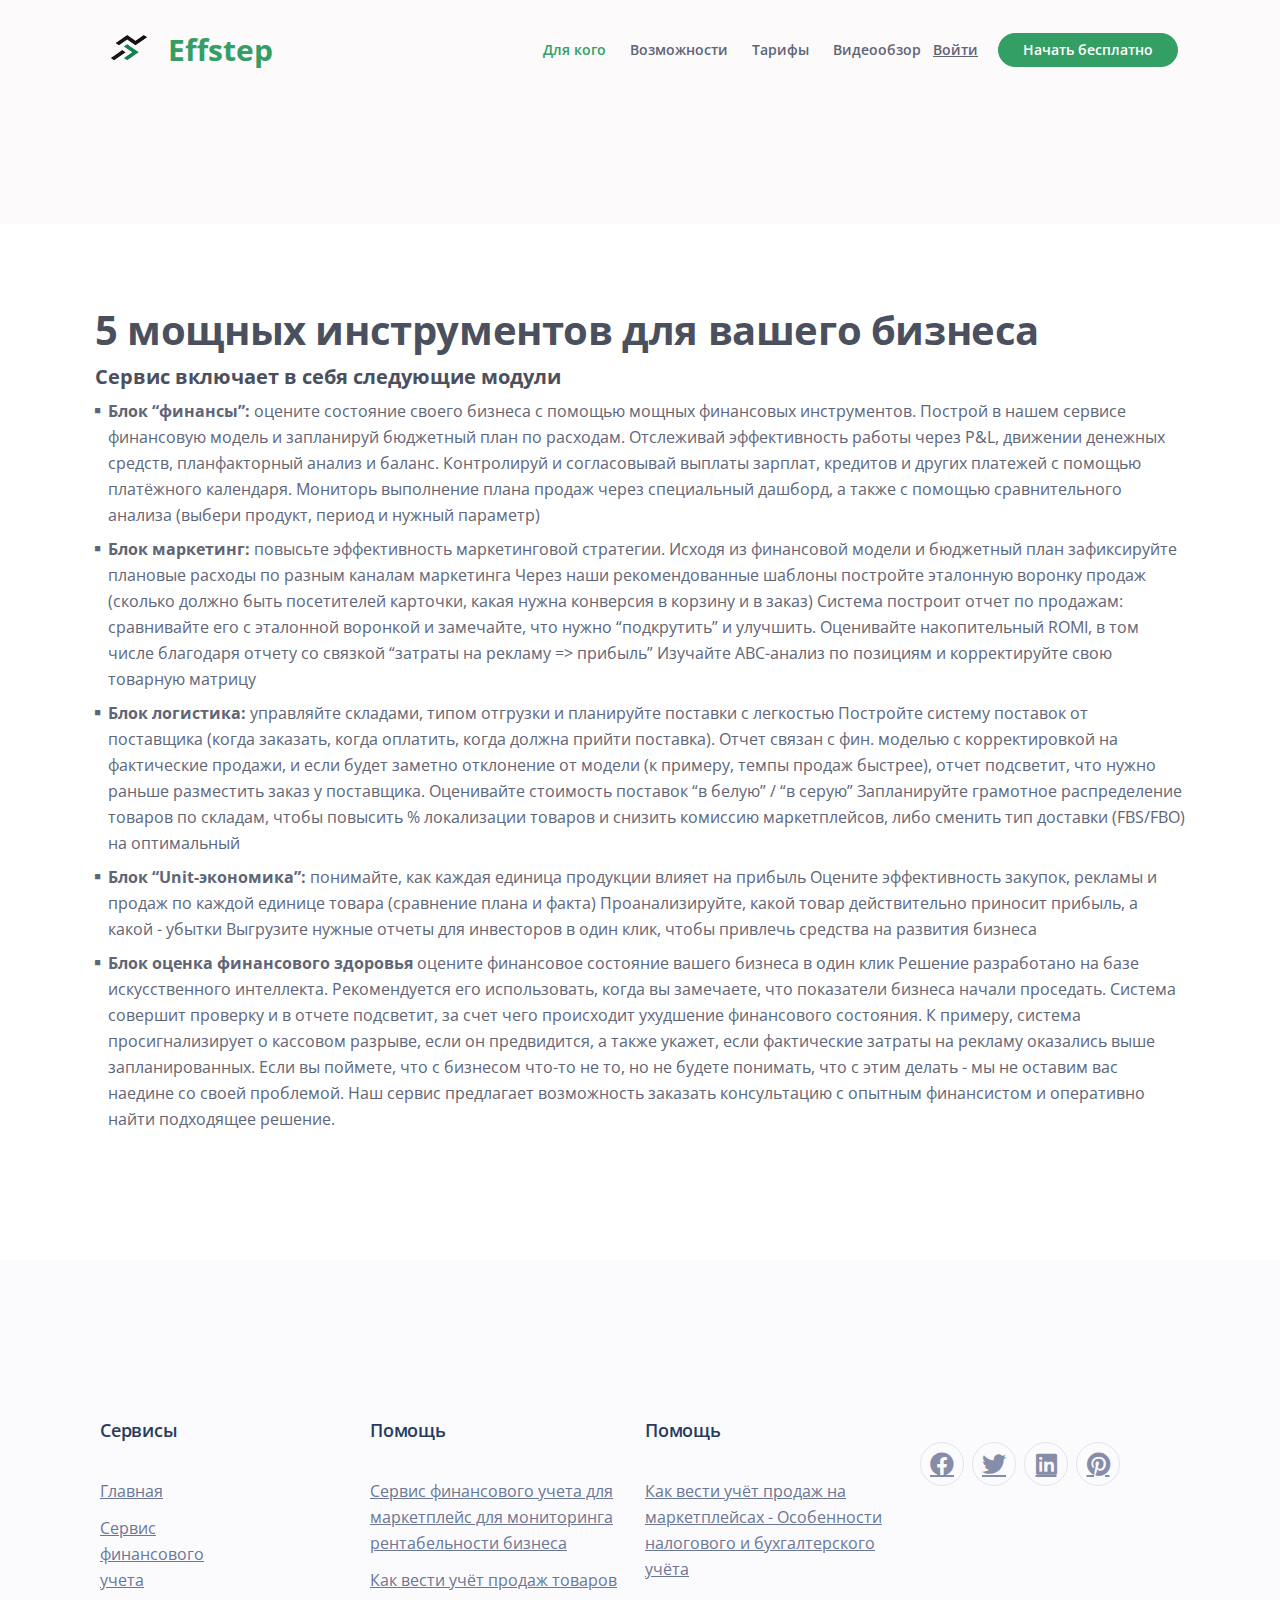
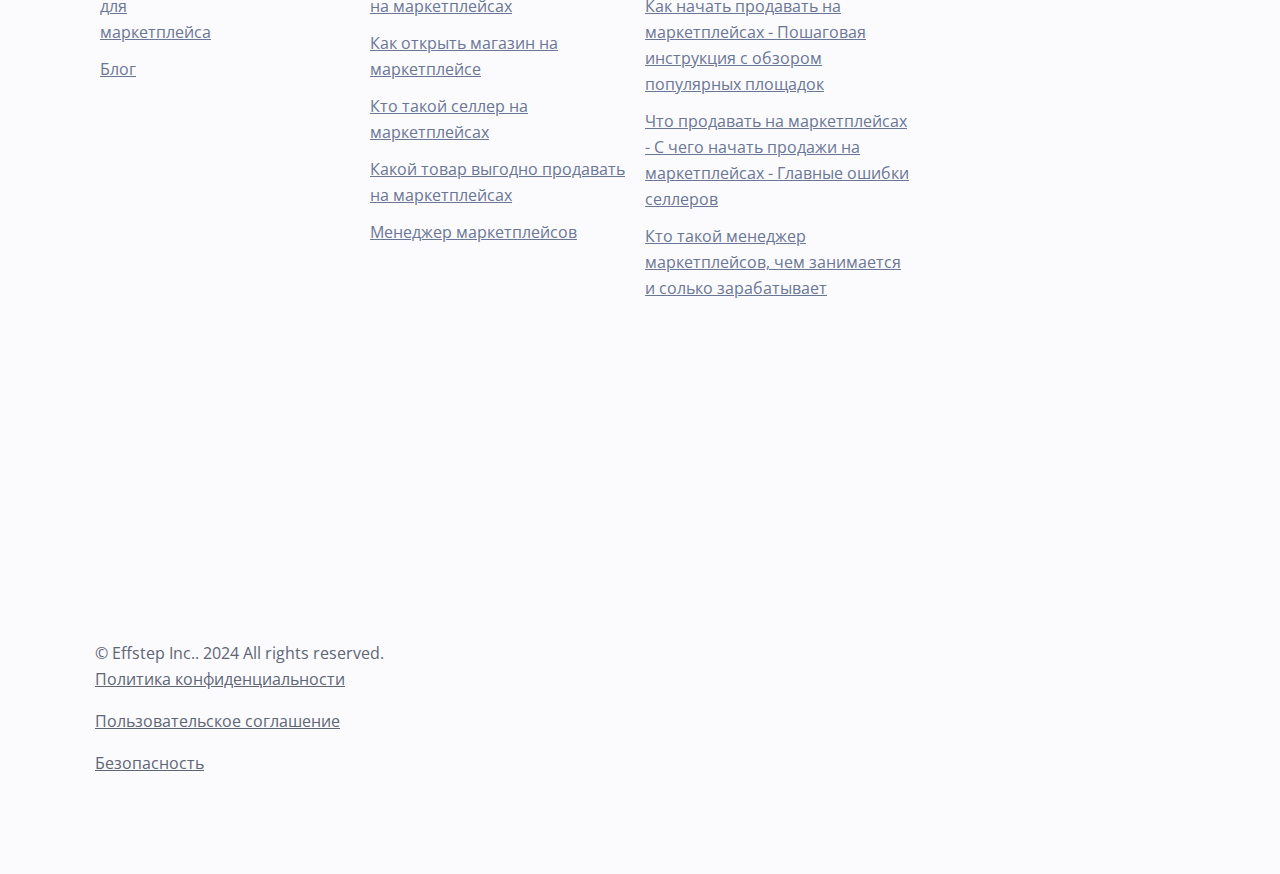
<file: article.html>
<!DOCTYPE html>
<html lang="en">
<head>
    <meta charset="utf-8">
    <meta name="viewport" content="width=device-width, initial-scale=1, shrink-to-fit=no">
    
    <!-- SEO Meta Tags -->
    <meta name="description" content="Your description">
    <meta name="author" content="Your name">

    <!-- OG Meta Tags to improve the way the post looks when you share the page on Facebook, Twitter, LinkedIn -->
	<meta property="og:site_name" content="" /> <!-- website name -->
	<meta property="og:site" content="" /> <!-- website link -->
	<meta property="og:title" content=""/> <!-- title shown in the actual shared post -->
	<meta property="og:description" content="" /> <!-- description shown in the actual shared post -->
	<meta property="og:image" content="" /> <!-- image link, make sure it's jpg -->
	<meta property="og:url" content="" /> <!-- where do you want your post to link to -->
	<meta name="twitter:card" content="summary_large_image"> <!-- to have large image post format in Twitter -->

    <!-- Webpage Title -->
    <title>Article Details - Nubis</title>
    
       <!-- Styles -->
       <link href="https://fonts.googleapis.com/css2?family=Open+Sans:ital,wght@0,400;0,600;0,700;1,400&display=swap" rel="stylesheet">
       <link href="css/bootstrap.min.css" rel="stylesheet">
       <link href="css/fontawesome-all.min.css" rel="stylesheet">
       <link href="css/swiper.css" rel="stylesheet">
       <link href="css/styles.css" rel="stylesheet">
       
       <!-- Favicon  -->
       <link rel="icon" href="images/snapedit_1708362684603.png">
   </head>
   <body data-bs-spy="scroll" data-bs-target="#navbarExample">
       
       <!-- Navigation -->
       <nav id="navbarExample" class="navbar navbar-expand-lg fixed-top navbar-light" aria-label="Main navigation">
           <div class="container">
   
               <!-- Image Logo -->
               <a class="navbar-brand logo-image" href="index.html" ><img src="images/snapedit_1708362684603.png" alt="alternative"></a> 
   
               <!-- Text Logo - Use this if you don't have a graphic logo -->
               <a class="navbar-brand logo-text" href="index.html">Effstep</a>
   
               <button class="navbar-toggler p-0 border-0" type="button" id="navbarSideCollapse" aria-label="Toggle navigation">
                   <span class="navbar-toggler-icon"></span>
               </button>
   
               <div class="navbar-collapse offcanvas-collapse" id="navbarsExampleDefault">
                   <ul class="navbar-nav ms-auto navbar-nav-scroll">
                       <li class="nav-item">
                           <a class="nav-link active" aria-current="page" href="#services">Для кого</a>
                       </li>
                       <li class="nav-item">
                           <a class="nav-link" href="#customers">Возможности</a>
                       </li>
                       <li class="nav-item">
                           <a class="nav-link" href="#tarif">Тарифы</a>
                       </li>
                       <li class="nav-item">
                           <a class="nav-link" href="#video">Видеообзор</a>
                       </li>
                       <!-- <li class="nav-item dropdown">
                           <a class="nav-link dropdown-toggle" href="#" id="dropdown01" data-bs-toggle="dropdown" aria-expanded="false">Drop</a>
                           <ul class="dropdown-menu" aria-labelledby="dropdown01">
                               <li><a class="dropdown-item" href="article.html">Article Details</a></li>
                               <li><div class="dropdown-divider"></div></li>
                               <li><a class="dropdown-item" href="terms.html">Terms Conditions</a></li>
                               <li><div class="dropdown-divider"></div></li>
                               <li><a class="dropdown-item" href="privacy.html">Privacy Policy</a></li>
                           </ul>
                       </li>
                   </ul> -->
                   <span class="nav-item">
                       <a class="btn-solid-sm1" href="#modal">Войти</a>
                       <a class="btn-solid-sm" href="#contact", style="background-color: #349F65;">Начать бесплатно</a>
                   </span>
               </div> <!-- end of navbar-collapse -->
           </div> <!-- end of container -->
       </nav> <!-- end of navbar -->
       <!-- end of navigation -->


    <!-- Header -->
    <header class="ex-header">
        
    </header> <!-- end of ex-header -->
    <!-- end of header -->


    <!-- Basic -->
    <div class="ex-basic-1 pt-5 pb-5">
        <div class="container">
            <div class="row">
                <div class="col-lg-12">
                    <h1>5 мощных инструментов для вашего бизнеса</h1>
                    <h5>Сервис включает в себя следующие модули
                    </h5>
                    <ul class="list-unstyled li-space-lg mb-5">
                        <li class="d-flex">
                            <i class="fas fa-square"></i>
                            <div class="flex-grow-1"><strong> Блок “финансы”:</strong> оцените состояние своего бизнеса с помощью мощных финансовых инструментов. 
                                Построй в нашем сервисе финансовую модель и запланируй бюджетный план по расходам. 
                                Отслеживай эффективность работы через P&L, движении денежных средств, планфакторный анализ и баланс.
                                Контролируй и согласовывай выплаты зарплат, кредитов и других платежей с помощью платёжного календаря.
                                Мониторь выполнение плана продаж через специальный дашборд, а также с помощью сравнительного анализа (выбери продукт, период и нужный параметр)
                            </div>                                
                        </li>
                        <li class="d-flex">
                            <i class="fas fa-square"></i>
                            <div class="flex-grow-1"><strong>Блок маркетинг:</strong> повысьте эффективность маркетинговой стратегии.
                                Исходя из финансовой модели и бюджетный план зафиксируйте плановые расходы по разным каналам маркетинга
                                Через наши рекомендованные шаблоны постройте эталонную воронку продаж (сколько должно быть посетителей карточки, какая нужна конверсия в корзину и в заказ)
                                Система построит отчет по продажам: сравнивайте его с эталонной воронкой и замечайте, что нужно “подкрутить” и улучшить.
                                Оценивайте накопительный ROMI, в том числе благодаря отчету со связкой “затраты на рекламу => прибыль”
                                Изучайте ABC-анализ по позициям и корректируйте свою товарную матрицу
                            </div>                                
                        </li>
                        <li class="d-flex">
                            <i class="fas fa-square"></i>
                            <div class="flex-grow-1"><strong>Блок логистика: </strong>управляйте складами, типом отгрузки и планируйте поставки с легкостью
                                Постройте систему поставок от поставщика (когда заказать, когда оплатить, когда должна прийти поставка). Отчет связан с фин. моделью с корректировкой на фактические продажи, и если будет заметно отклонение от модели (к примеру, темпы продаж быстрее), отчет подсветит, что нужно раньше разместить заказ у поставщика.
                                Оценивайте стоимость поставок “в белую” / “в серую”
                                Запланируйте грамотное распределение товаров по складам, чтобы повысить % локализации товаров и снизить комиссию маркетплейсов, либо сменить тип доставки (FBS/FBO) на оптимальный
                            </div>                                
                        </li>
                        <li class="d-flex">
                            <i class="fas fa-square"></i>
                            <div class="flex-grow-1"><strong>Блок “Unit-экономика”:</strong> понимайте, как каждая единица продукции влияет на прибыль
                                Оцените эффективность закупок, рекламы и продаж по каждой единице товара (сравнение плана и факта)
                                Проанализируйте, какой товар действительно приносит прибыль, а какой - убытки
                                Выгрузите нужные отчеты для инвесторов в один клик, чтобы привлечь средства на развития бизнеса
                            </div>                                
                        </li>
                        <li class="d-flex">
                            <i class="fas fa-square"></i>
                            <div class="flex-grow-1"><strong> Блок оценка финансового здоровья</strong>  оцените финансовое состояние вашего бизнеса в один клик
                                Решение разработано на базе искусственного интеллекта. Рекомендуется его использовать, когда вы замечаете, что показатели бизнеса начали проседать. Система совершит проверку и в отчете подсветит, за счет чего происходит ухудшение финансового состояния. К примеру, система просигнализирует о кассовом разрыве, если он предвидится, а также укажет, если фактические затраты на рекламу оказались выше запланированных.
                                Если вы поймете, что с бизнесом что-то не то, но не будете понимать, что с этим делать - мы не оставим вас наедине со своей проблемой. Наш сервис предлагает возможность заказать консультацию с опытным финансистом и оперативно найти подходящее решение. 
                                
                        </li>













<!-- 
                    <img class="img-fluid mt-5 mb-3" src="images/_106beb75-525b-42b8-a88e-2f834cc1ca3c (1) 1 (1).png" alt="alternative"> -->
                </div> <!-- end of col -->
            </div> <!-- end of row -->
        </div> <!-- end of container -->
    </div> <!-- end of ex-basic-1 -->
    <!-- end of basic -->


   


    <footer class="new_footer_area bg_color">
        <div class="new_footer_top">
            <div class="container">
                <div class="row">
                    <div class="col-lg-3 col-md-6">
                        <div class="f_widget company_widget wow fadeInLeft" data-wow-delay="0.2s" style="visibility: visible; animation-delay: 0.2s; animation-name: fadeInLeft;">
                            <div class="col-lg-3 col-md-6">
                                <div class="f_widget about-widget pl_70 wow fadeInLeft" data-wow-delay="0.4s" style="visibility: visible; animation-delay: 0.4s; animation-name: fadeInLeft;">
                                    <h3 class="f-title f_600 t_color f_size_18">Сервисы</h3>
                                    <ul class="list-unstyled f_list">
                                        <li><a href="#">Главная</a></li>
                                        <li><a href="#">Сервис финансового учета для маркетплейса</a></li>
                                        <li><a href="#">Блог</a></li>
                                        <!-- <li><a href="#">Desktop</a></li>
                                        <li><a href="#">Projects</a></li>
                                        <li><a href="#">My tasks</a></li> -->
                                    </ul>
                                </div>
                            </div>
                        </div>
                    </div>
                    
                    <div class="col-lg-3 col-md-6">
                        <div class="f_widget about-widget pl_70 wow fadeInLeft" data-wow-delay="0.6s" style="visibility: visible; animation-delay: 0.6s; animation-name: fadeInLeft;">
                            <h3 class="f-title f_600 t_color f_size_18">Помощь</h3>
                            <ul class="list-unstyled f_list">
                                <li><a href="#">Сервис финансового учета для маркетплейс для мониторинга рентабельности бизнеса</a></li>
                                <li><a href="#">Как вести учёт продаж товаров на маркетплейсах</a></li>
                                <li><a href="#">Как открыть магазин на маркетплейсе</a></li>
                                <li><a href="#">Кто такой селлер на маркетплейсах</a></li>
                                <li><a href="#">Какой товар выгодно продавать на маркетплейсах</a></li>
                                <li><a href="#">Менеджер маркетплейсов</a></li>
                            </ul>
                        </div>
                    </div>
                    <div class="col-lg-3 col-md-6">
                        <div class="f_widget about-widget pl_70 wow fadeInLeft" data-wow-delay="0.6s" style="visibility: visible; animation-delay: 0.6s; animation-name: fadeInLeft;">
                            <h3 class="f-title f_600 t_color f_size_18">Помощь</h3>
                            <ul class="list-unstyled f_list">
                                <li><a href="#">Как вести учёт продаж на маркетплейсах - Особенности налогового и бухгалтерского учёта </a></li>
                                <li><a href="#">Как начать продавать на маркетплейсах - Пошаговая инструкция с обзором популярных площадок</a></li>
                                <li><a href="#"> Что продавать на маркетплейсах - С чего начать продажи на маркетплейсах - Главные ошибки селлеров</a></li>
                                <li><a href="#">Кто такой менеджер маркетплейсов, чем занимается и солько зарабатывает</a></li>
                             
                            </ul>
                        </div>
                    </div>
                    <!-- <div class="col-lg-3 col-md-6">
                        <div class="f_widget about-widget pl_70 wow fadeInLeft" data-wow-delay="0.6s" style="visibility: visible; animation-delay: 0.6s; animation-name: fadeInLeft;">
                            <h3 class="f-title f_600 t_color f_size_18">Помощь</h3>
                            <ul class="list-unstyled f_list">
                                <li><a href="#"> легенда</a></li>
                                <li><a href="#">H1</a></li>
                                <li><a href="#">Тайтл </a></li>
                                <li><a href="#">Налчие ТЗ</a></li>
                                <li><a href="#">Готово</a></li>
                             
                            </ul>
                        </div>
                    </div> -->
                    
                    <div class="col-lg-3 col-md-6">
                        <div class="f_widget social-widget pl_70 wow fadeInLeft" data-wow-delay="0.8s" style="visibility: visible; animation-delay: 0.8s; animation-name: fadeInLeft;">
                            <h3 class="f-title f_600 t_color f_size_18"></h3>
                            <div class="f_social_icon">
                                <a href="#" class="fab fa-facebook"></a>
                                <a href="#" class="fab fa-twitter"></a>
                                <a href="#" class="fab fa-linkedin"></a>
                                <a href="#" class="fab fa-pinterest"></a>
                            </div>
                        </div>
                    </div>
                </div>
            </div>
            <div class="footer_bg">
                <div class="footer_bg_one"></div>
                <div class="footer_bg_two"></div>
            </div>
        </div>
        <div class="footer_bottom">
            <div class="container">
                <div class="row align-items-center">
                    <div class="col-lg-6 col-sm-7">
                        <p class="mb-0 f_400">© Effstep  Inc.. 2024 All rights reserved.</p>
                    </div>
                    <div class="col-lg-6 col-sm-5 text-right">
                        
    
                    </div>
                    <div class="col-lg-6 col-sm-5 text-right">
                        <p><i class="icon_heart"></i>  <a href="https://disk.yandex.ru/i/Wa7fAEPeecyRpA" target="_blank">Политика конфиденциальности</a></p>
                        <p><i class="icon_heart"></i>  <a href="https://disk.yandex.ru/i/kFvicrs1P69Kgg" target="_blank">Пользовательское соглашение
                        </a></p>
                        <p><i class="icon_heart"></i>  <a href="https://disk.yandex.ru/i/keK98jl77LvasA" target="_blank">Безопасность</a></p>
    
                    </div>
                    <div class="col-lg-6 col-sm-5 text-right">
                        
    
                    </div>
                </div>
            </div>
        </div>
    </footer>
        
    
        <!-- Back To Top Button -->
        <button onclick="topFunction()" id="myBtn">
            <img src="images/up-arrow.png" alt="alternative">
        </button>
        <!-- end of back to top button -->
            
        <!-- Scripts -->
        <script src="js/bootstrap.min.js"></script> <!-- Bootstrap framework -->
        <script src="js/swiper.min.js"></script> <!-- Swiper for image and text sliders -->
        <script src="js/scripts.js"></script> <!-- Custom scripts -->
    
    
    </body>
    </html>
</file>
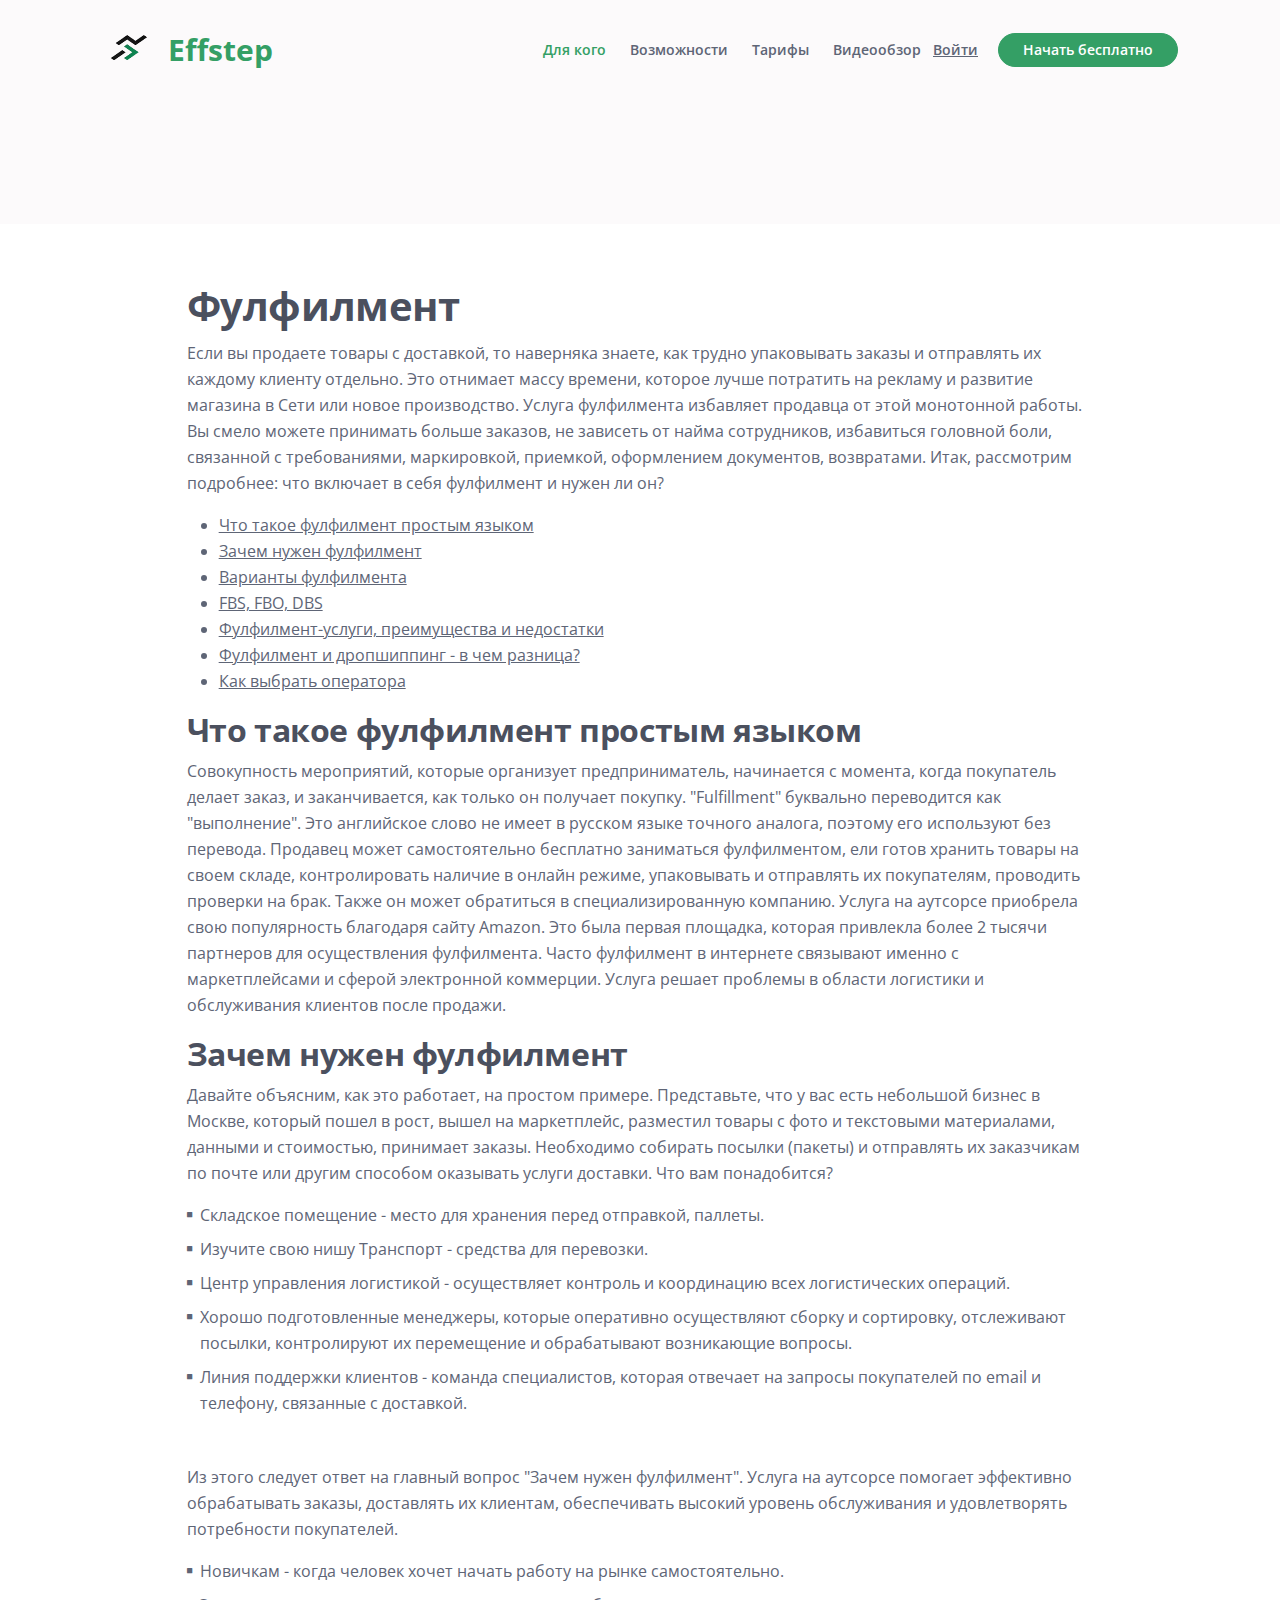
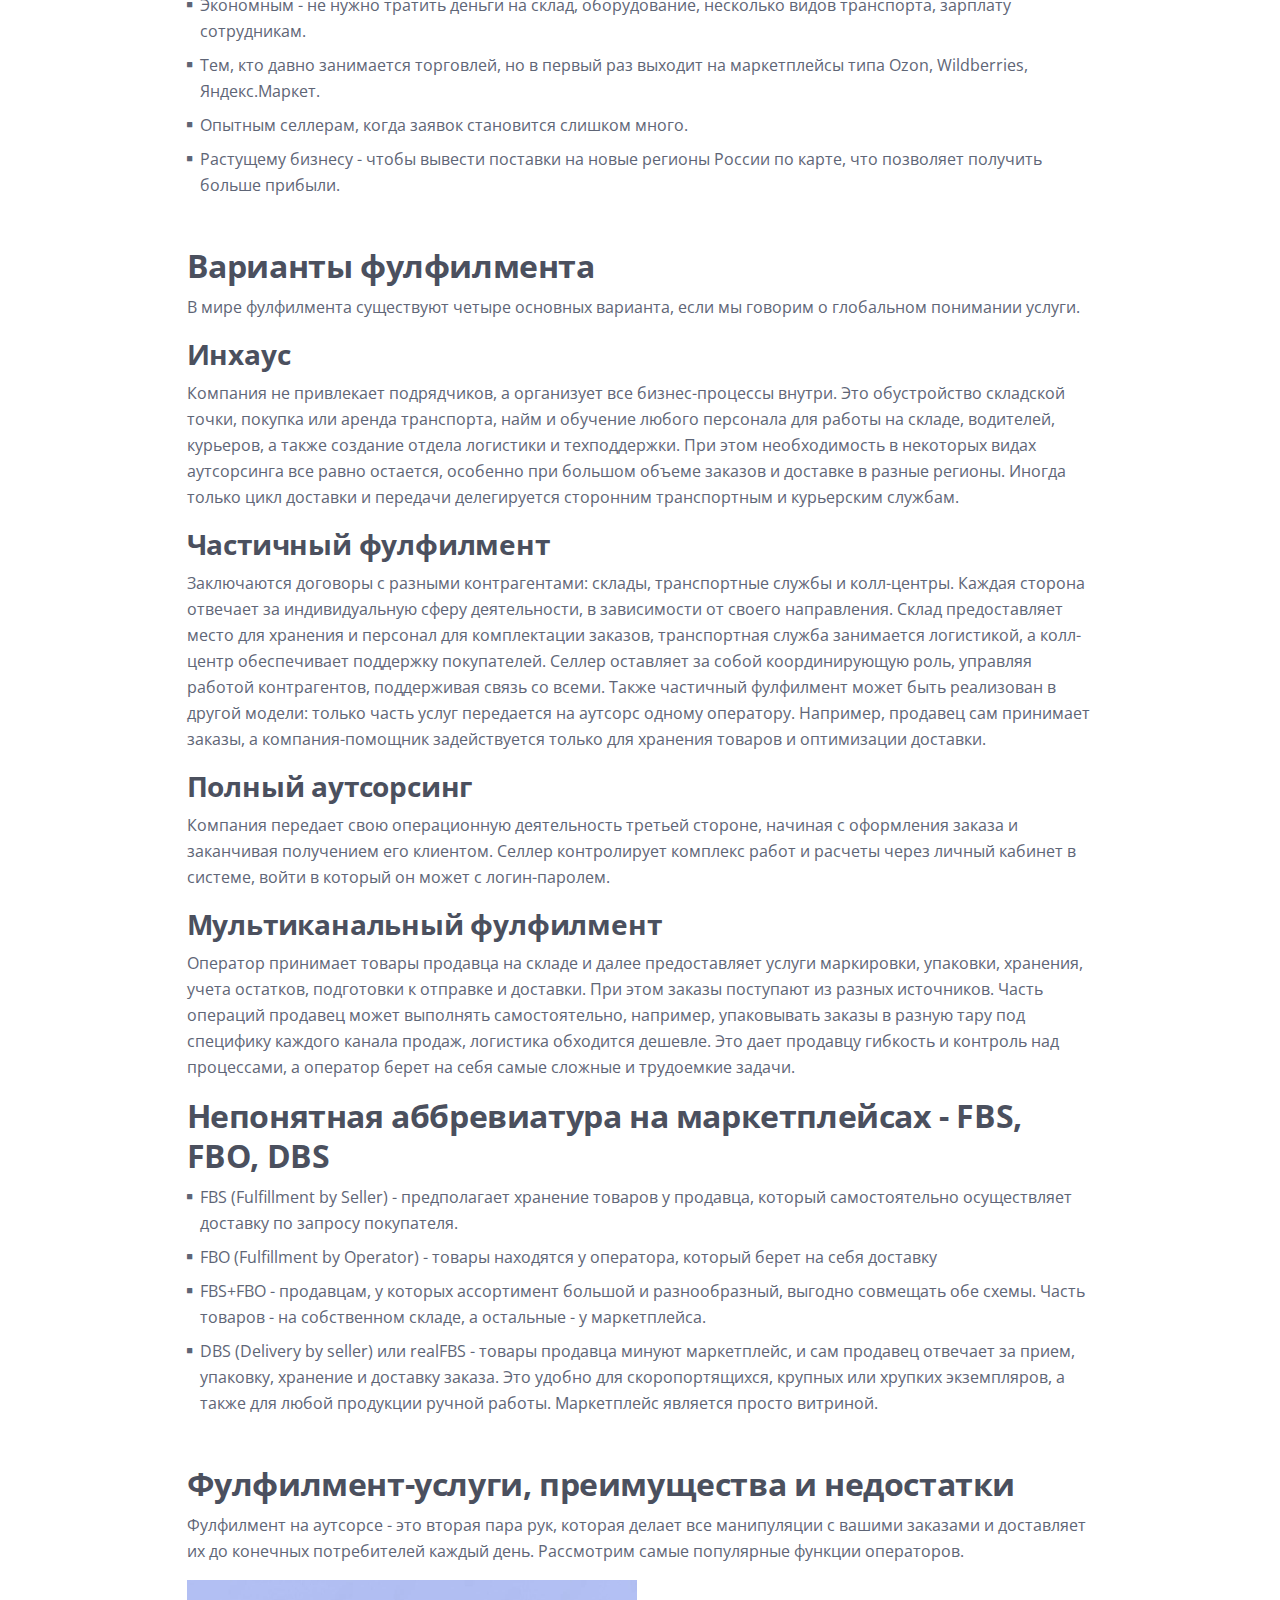
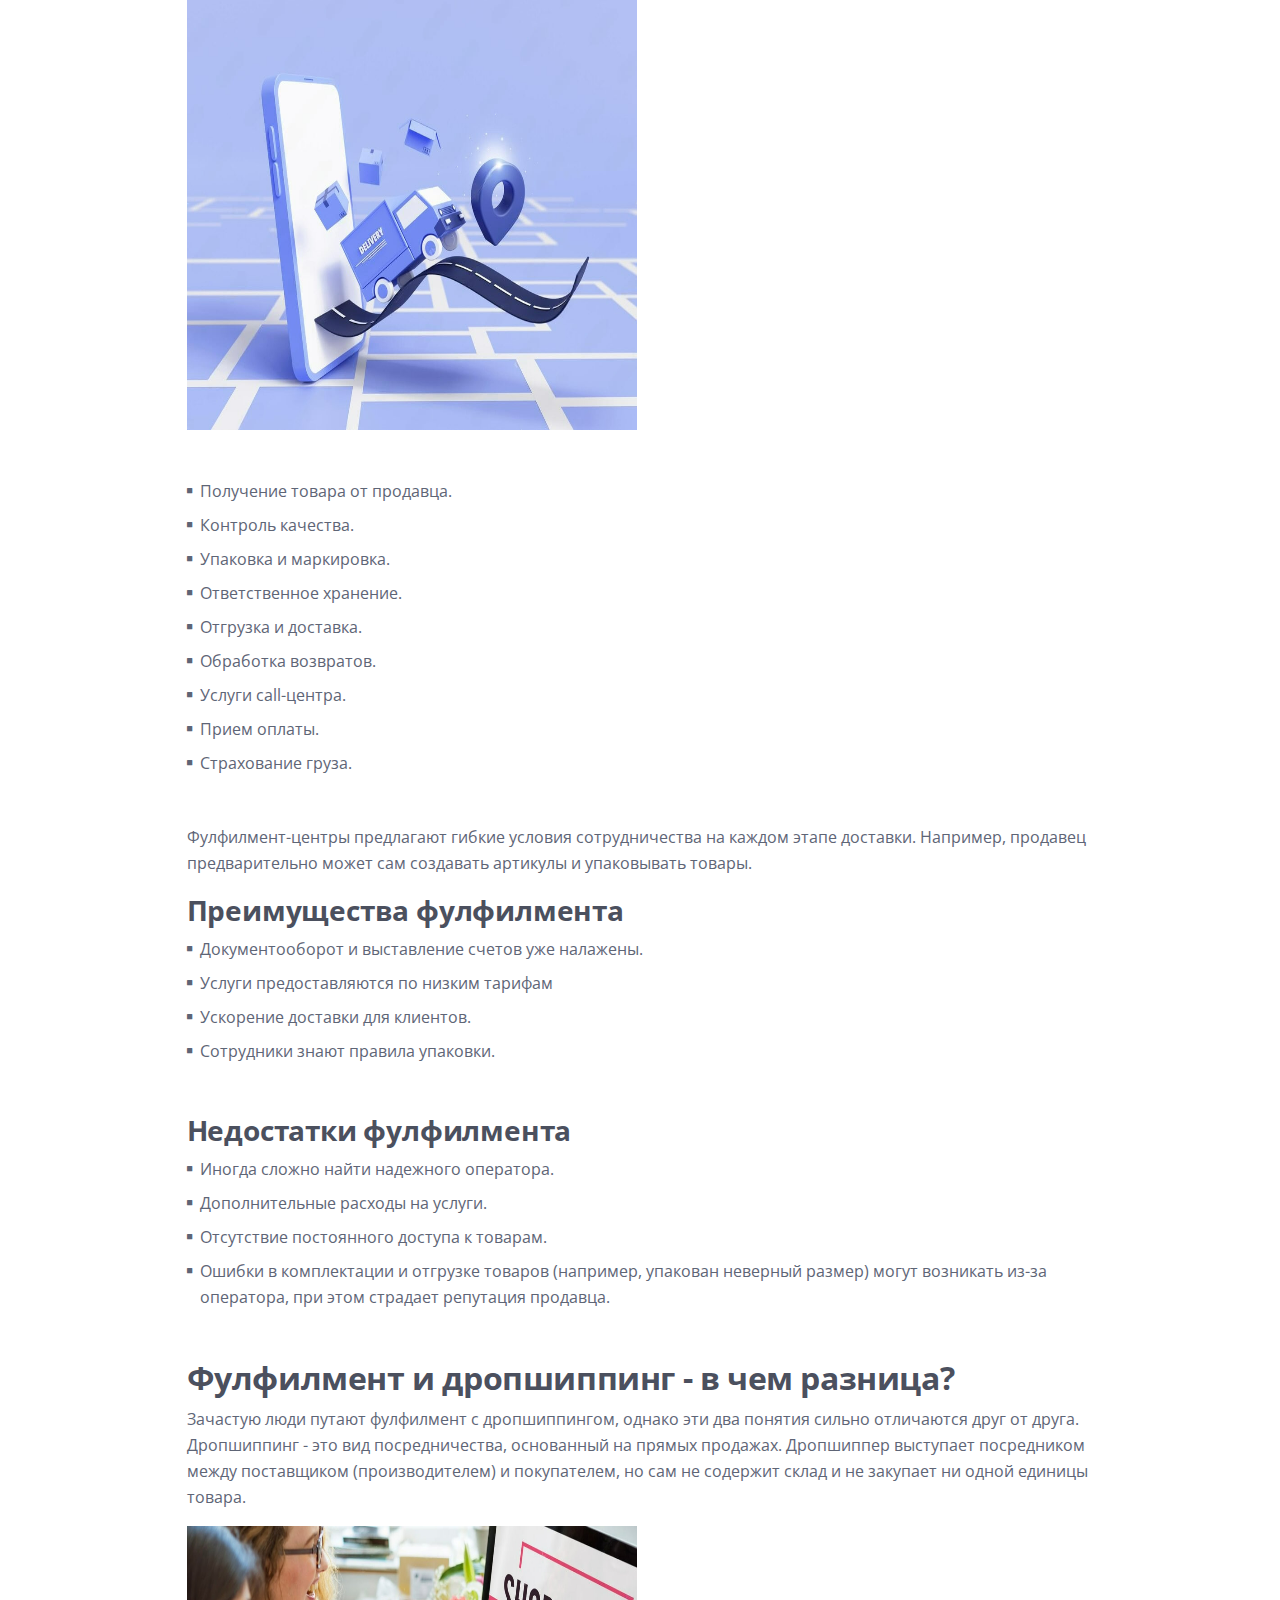
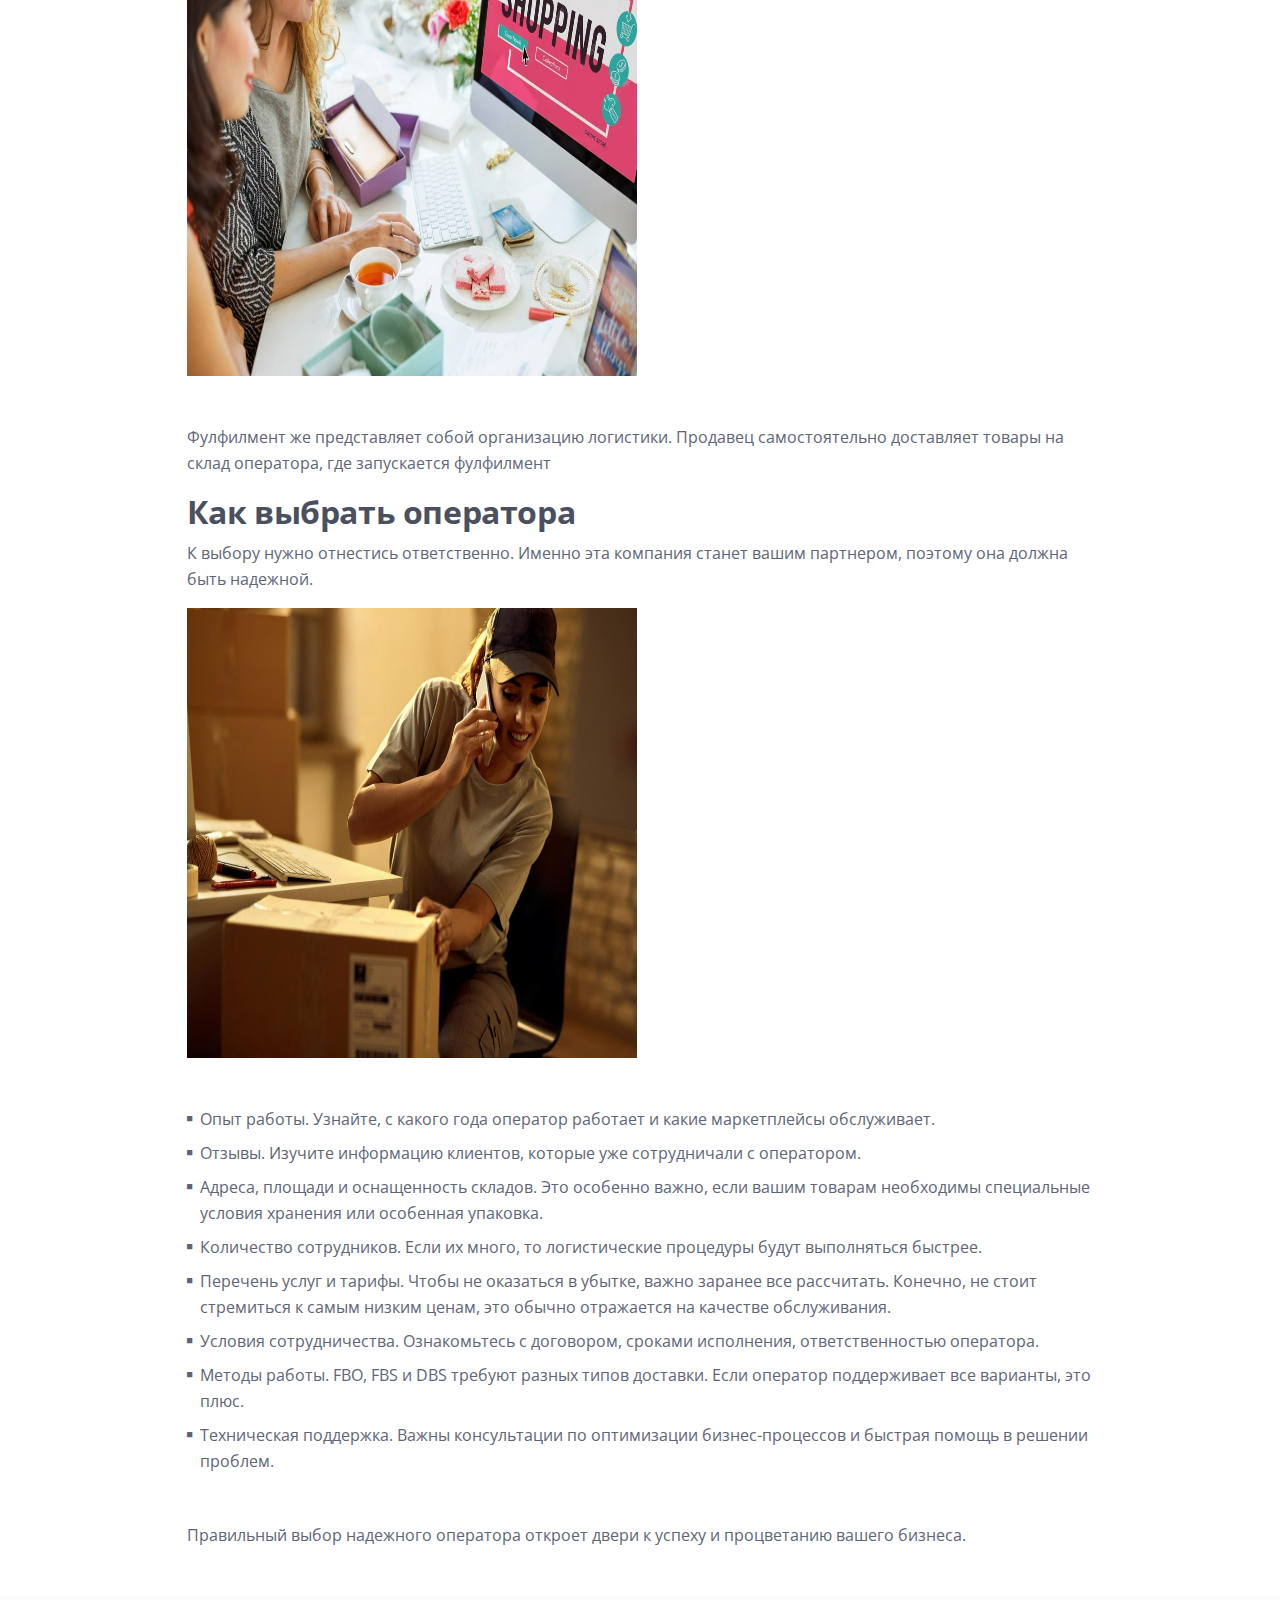
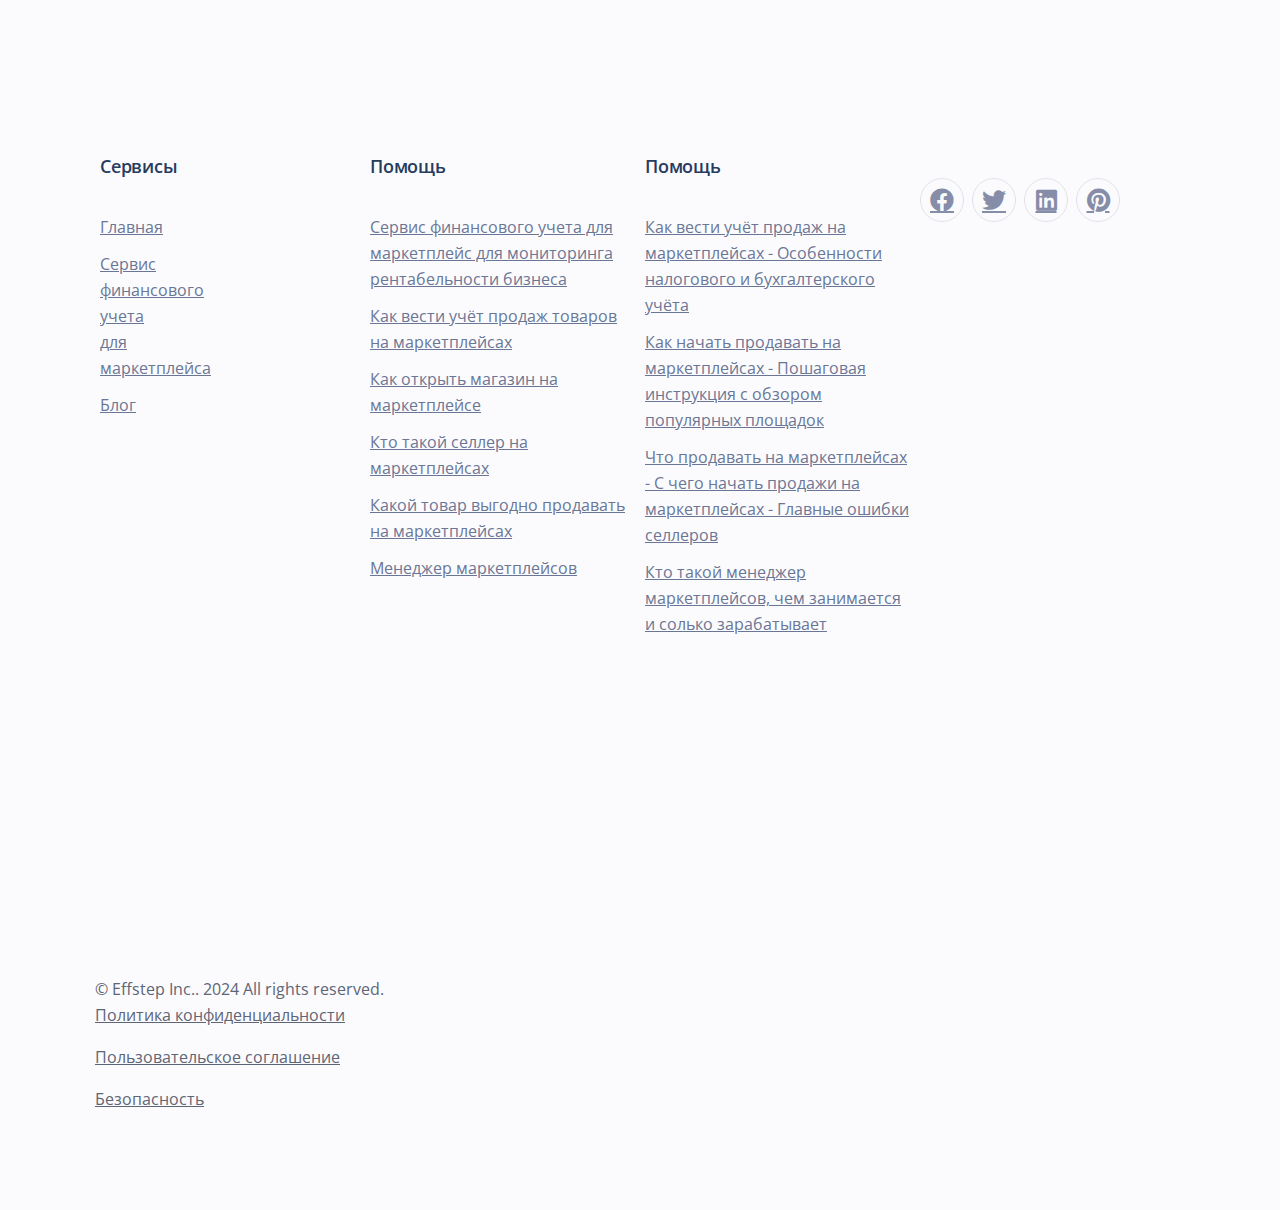
<file: fufliment.html>
<!DOCTYPE html>
<html lang="en">
<head>
    <meta charset="utf-8">
    <meta name="viewport" content="width=device-width, initial-scale=1, shrink-to-fit=no">
    
    <!-- SEO Meta Tags -->
    <meta name="description" content="Your description">
    <meta name="author" content="Your name">

    <!-- OG Meta Tags to improve the way the post looks when you share the page on Facebook, Twitter, LinkedIn -->
	<meta property="og:site_name" content="" /> <!-- website name -->
	<meta property="og:site" content="" /> <!-- website link -->
	<meta property="og:title" content=""/> <!-- title shown in the actual shared post -->
	<meta property="og:description" content="" /> <!-- description shown in the actual shared post -->
	<meta property="og:image" content="" /> <!-- image link, make sure it's jpg -->
	<meta property="og:url" content="" /> <!-- where do you want your post to link to -->
	<meta name="twitter:card" content="summary_large_image"> <!-- to have large image post format in Twitter -->

    <!-- Webpage Title -->
    <title>Article Details - Nubis</title>
    
       <!-- Styles -->
       <link href="https://fonts.googleapis.com/css2?family=Open+Sans:ital,wght@0,400;0,600;0,700;1,400&display=swap" rel="stylesheet">
       <link href="css/bootstrap.min.css" rel="stylesheet">
       <link href="css/fontawesome-all.min.css" rel="stylesheet">
       <link href="css/swiper.css" rel="stylesheet">
       <link href="css/styles.css" rel="stylesheet">
       
       <!-- Favicon  -->
       <link rel="icon" href="images/snapedit_1708362684603.png">
   </head>
   <body data-bs-spy="scroll" data-bs-target="#navbarExample">
       
       <!-- Navigation -->
       <nav id="navbarExample" class="navbar navbar-expand-lg fixed-top navbar-light" aria-label="Main navigation">
           <div class="container">
   
               <!-- Image Logo -->
               <a class="navbar-brand logo-image" href="index.html" ><img src="images/snapedit_1708362684603.png" alt="alternative"></a> 
   
               <!-- Text Logo - Use this if you don't have a graphic logo -->
               <a class="navbar-brand logo-text" href="index.html">Effstep</a>
   
               <button class="navbar-toggler p-0 border-0" type="button" id="navbarSideCollapse" aria-label="Toggle navigation">
                   <span class="navbar-toggler-icon"></span>
               </button>
   
               <div class="navbar-collapse offcanvas-collapse" id="navbarsExampleDefault">
                   <ul class="navbar-nav ms-auto navbar-nav-scroll">
                       <li class="nav-item">
                           <a class="nav-link active" aria-current="page" href="#services">Для кого</a>
                       </li>
                       <li class="nav-item">
                           <a class="nav-link" href="#customers">Возможности</a>
                       </li>
                       <li class="nav-item">
                           <a class="nav-link" href="#tarif">Тарифы</a>
                       </li>
                       <li class="nav-item">
                           <a class="nav-link" href="#video">Видеообзор</a>
                       </li>
                       <!-- <li class="nav-item dropdown">
                           <a class="nav-link dropdown-toggle" href="#" id="dropdown01" data-bs-toggle="dropdown" aria-expanded="false">Drop</a>
                           <ul class="dropdown-menu" aria-labelledby="dropdown01">
                               <li><a class="dropdown-item" href="article.html">Article Details</a></li>
                               <li><div class="dropdown-divider"></div></li>
                               <li><a class="dropdown-item" href="terms.html">Terms Conditions</a></li>
                               <li><div class="dropdown-divider"></div></li>
                               <li><a class="dropdown-item" href="privacy.html">Privacy Policy</a></li>
                           </ul>
                       </li>
                   </ul> -->
                   <span class="nav-item">
                       <a class="btn-solid-sm1" href="#modal">Войти</a>
                       <a class="btn-solid-sm" href="#contact", style="background-color: #349F65;">Начать бесплатно</a>
                   </span>
               </div> <!-- end of navbar-collapse -->
           </div> <!-- end of container -->
       </nav> <!-- end of navbar -->
       <!-- end of navigation -->


    <!-- Header -->
    <header class="ex-header">
        
       
    </header> <!-- end of ex-header -->
    <!-- end of header -->

<!-- В рассказе Зощенко "Фотокарточка" одному мужчине необходимо было сделать фото для пропуска. Однако на полученной карточке он обнаружил себя совсем не таким - с престарелой внешностью и впалыми щеками. Переделывать работу не захотели, а в милиции отказались ее принять. В отчаянии рассказчик захотел приобрести готовые снимки другого человека. Однако сержант указал мужчине, что на фото женщина, и это вызвало у стража порядка серьезные подозрения. Через неделю мучений рассказчик внешне стал похож на свою фотокопию  - у милиционера не было причин отказывать в выдаче пропуска. 

 

В этой статье блога мы дадим инструкцию, как сделать фотографии так, чтобы полученный товар удовлетворил ожидания клиента и не вызвал разочарования. 

  -->
    <!-- Basic -->
    <!-- <div class="ex-basic-1 pt-5 pb-5">
        <div class="container">
            <div class="row">
                <div class="col-lg-12">
                    <img class="img-fluid mt-5 mb-3" src="images/_106beb75-525b-42b8-a88e-2f834cc1ca3c (1) 1 (1).png" alt="alternative">
                </div>  end of col -->
            </div> <!-- end of row -->
        </div> <!-- end of container -->
    <!-- </div> end of ex-basic-1 -->
    <!-- end of basic -->


    <!-- Basic -->
    <div class="ex-basic-1 pt-4">
        <div class="container">
            <div class="row">
                <div class="col-xl-10 offset-xl-1">
                    <h1>Фулфилмент</h1>
                    
                  <p>Если вы продаете товары с доставкой, то наверняка знаете, как трудно упаковывать заказы и отправлять их каждому клиенту отдельно. Это отнимает массу времени, которое лучше потратить на рекламу и развитие магазина в Сети или новое производство. 

                    Услуга фулфилмента избавляет продавца от этой монотонной работы. Вы смело можете принимать больше заказов, не зависеть от найма сотрудников, избавиться головной боли, связанной с требованиями, маркировкой, приемкой, оформлением документов, возвратами. Итак, рассмотрим подробнее: что включает в себя фулфилмент и нужен ли он?</p>
                    
                    <ul>
                        <li><a href="#1">Что такое фулфилмент простым языком</a></li>
                        <li><a href="#2">Зачем нужен фулфилмент</a></li>
                        <li><a href="#3">Варианты фулфилмента</a></li>
                        <li><a href="#4">FBS, FBO, DBS</a></li>
                        <li><a href="#5">Фулфилмент-услуги, преимущества и недостатки</a></li>
                        <li><a href="#6">Фулфилмент и дропшиппинг - в чем разница?</a></li>
                        <li><a href="#7">Как выбрать оператора</a></li>
                      </ul>
                    
                    <h2 id="1">Что такое фулфилмент простым языком
                    </h2>
                     <p>Совокупность мероприятий, которые организует предприниматель, начинается с момента, когда покупатель делает заказ, и заканчивается, как только он получает покупку. "Fulfillment" буквально переводится как "выполнение". Это английское слово не имеет в русском языке точного аналога, поэтому его используют без перевода.

                        Продавец может самостоятельно бесплатно заниматься фулфилментом, ели готов хранить товары на своем складе, контролировать наличие в онлайн режиме, упаковывать и отправлять  их покупателям, проводить проверки на брак. Также он может обратиться в специализированную компанию. 
                        
                        Услуга на аутсорсе приобрела свою популярность благодаря сайту Amazon. Это была первая площадка, которая привлекла более 2 тысячи партнеров для осуществления фулфилмента. 
                        
                        
                        Часто фулфилмент в интернете связывают именно с маркетплейсами и сферой электронной коммерции. Услуга решает проблемы в области логистики и обслуживания клиентов после продажи.</p> 
                                  

                        <h2 id="2">
                            Зачем нужен фулфилмент</h2>

                        <p>Давайте объясним, как это работает, на простом примере. Представьте, что у вас есть небольшой бизнес в Москве, который пошел в рост, вышел на маркетплейс, разместил товары с фото и текстовыми материалами, данными и стоимостью, принимает заказы. Необходимо собирать посылки (пакеты) и отправлять их заказчикам по почте или другим способом оказывать услуги доставки. Что вам понадобится?</p>                      

                               
                    
                    <ul class="list-unstyled li-space-lg mb-5">
                        <li class="d-flex">
                            <i class="fas fa-square"></i>
                            <div class="flex-grow-1"><strong> </strong> Складское помещение - место для хранения перед отправкой, паллеты.</div>
                        </li>
                        <li class="d-flex">
                            <i class="fas fa-square"></i>
                            <div class="flex-grow-1"><strong></strong> Изучите свою нишу
                                Транспорт - средства для перевозки. </div>                           
                        </li>
                        <li class="d-flex">
                            <i class="fas fa-square"></i>
                            <div class="flex-grow-1"><strong> </strong>Центр управления логистикой - осуществляет контроль и координацию всех логистических операций. </div>
                        </li>
                        <li class="d-flex">
                            <i class="fas fa-square"></i>
                            <div class="flex-grow-1"><strong></strong>Хорошо подготовленные менеджеры, которые оперативно осуществляют сборку и сортировку, отслеживают посылки, контролируют их перемещение и обрабатывают возникающие вопросы.
                            </div>
                        </li>
                        <li class="d-flex">
                            <i class="fas fa-square"></i>
                            <div class="flex-grow-1"><strong></strong>  Линия поддержки клиентов - команда специалистов, которая отвечает на запросы покупателей  по email и телефону, связанные с доставкой.

                        </li>
                    </ul>
                    <p>Из этого следует ответ на главный вопрос "Зачем нужен фулфилмент". Услуга на аутсорсе помогает эффективно обрабатывать заказы, доставлять их клиентам, обеспечивать высокий уровень обслуживания и удовлетворять потребности покупателей.
                    </p>
                    <ul class="list-unstyled li-space-lg mb-5">
                        <li class="d-flex">
                            <i class="fas fa-square"></i>
                            <div class="flex-grow-1"><strong></strong> Новичкам - когда человек хочет начать работу на рынке самостоятельно.
                            </div>
                        </li>
                        <li class="d-flex">
                            <i class="fas fa-square"></i>
                            <div class="flex-grow-1"><strong></strong> Экономным - не нужно тратить деньги на склад, оборудование, несколько видов транспорта, зарплату сотрудникам.

                            </div>
                        </li>
                        <li class="d-flex">
                            <i class="fas fa-square"></i>
                            <div class="flex-grow-1"><strong></strong> Тем, кто давно занимается торговлей, но в первый раз выходит на маркетплейсы типа Ozon, Wildberries, Яндекс.Маркет.

                            </div>
                        </li>

                        <li class="d-flex">
                            <i class="fas fa-square"></i>
                            <div class="flex-grow-1"><strong></strong> Опытным селлерам, когда заявок становится слишком много.

                            </div>
                        </li>
                        <li class="d-flex">
                            <i class="fas fa-square"></i>
                            <div class="flex-grow-1"><strong></strong> Растущему бизнесу - чтобы вывести поставки на новые регионы России по карте, что позволяет получить больше прибыли.

                            </div>
                        </li>
                      
                    </ul>
                    <h2 id="3">Варианты фулфилмента</h2>
               <p>В мире фулфилмента существуют четыре основных варианта, если мы говорим о глобальном понимании услуги.
            </p>
                         
            <h3>Инхаус</h3>
            <p>Компания не привлекает подрядчиков, а организует все бизнес-процессы внутри. Это обустройство складской точки, покупка или аренда транспорта, найм и обучение любого персонала для работы на складе, водителей, курьеров, а также создание отдела логистики и техподдержки. При этом необходимость в некоторых видах аутсорсинга все равно остается, особенно при большом объеме заказов и доставке в разные регионы. Иногда только цикл доставки и передачи делегируется сторонним транспортным и курьерским службам.
            </p>
            <h3>Частичный фулфилмент
            </h3>
            <p>Заключаются договоры с разными контрагентами: склады, транспортные службы и колл-центры. Каждая сторона отвечает за индивидуальную сферу деятельности, в зависимости от своего направления. Склад предоставляет место для хранения и персонал для комплектации заказов, транспортная служба занимается логистикой, а колл-центр обеспечивает поддержку покупателей. Селлер оставляет за собой  координирующую роль, управляя работой контрагентов, поддерживая связь со всеми. Также частичный фулфилмент может быть реализован в другой модели: только часть услуг передается на аутсорс одному оператору. Например, продавец сам принимает заказы, а компания-помощник задействуется только для хранения товаров и оптимизации доставки.
            </p>
            <h3>Полный аутсорсинг
            </h3>
            <p>Компания передает свою операционную деятельность третьей стороне, начиная с оформления заказа и заканчивая получением его клиентом. Селлер контролирует комплекс работ и расчеты через личный кабинет в системе, войти в который он может с логин-паролем.
            </p>
            <h3>Мультиканальный фулфилмент</h3>
            <p>Оператор принимает товары продавца на складе и далее предоставляет услуги маркировки, упаковки, хранения, учета остатков, подготовки к отправке и доставки. При этом заказы поступают из разных источников. Часть операций продавец может выполнять самостоятельно, например, упаковывать заказы в разную тару под специфику каждого канала продаж, логистика обходится дешевле. Это дает продавцу гибкость и контроль над процессами, а оператор берет на себя самые сложные и трудоемкие задачи.
            </p>
            <h2 id="4">Непонятная аббревиатура на маркетплейсах - FBS, FBO, DBS
            </h2>
            <ul class="list-unstyled li-space-lg mb-5">
                <li class="d-flex">
                    <i class="fas fa-square"></i>
                    <div class="flex-grow-1"><strong></strong> FBS (Fulfillment by Seller) - предполагает хранение товаров у продавца, который самостоятельно осуществляет доставку по запросу покупателя.
                    </div>
                </li>
                <li class="d-flex">
                    <i class="fas fa-square"></i>
                    <div class="flex-grow-1"><strong></strong> FBO (Fulfillment by Operator) - товары находятся у оператора, который берет на себя доставку

                    </div>
                </li>
                <li class="d-flex">
                    <i class="fas fa-square"></i>
                    <div class="flex-grow-1"><strong></strong> FBS+FBO - продавцам, у которых ассортимент большой и разнообразный, выгодно совмещать обе схемы. Часть товаров - на собственном складе, а остальные - у маркетплейса. 

                    </div>
                </li>

                <li class="d-flex">
                    <i class="fas fa-square"></i>
                    <div class="flex-grow-1"><strong></strong>DBS (Delivery by seller) или realFBS - товары продавца минуют маркетплейс, и сам продавец отвечает за прием, упаковку, хранение и доставку заказа. Это удобно для скоропортящихся, крупных или хрупких экземпляров, а также для любой продукции ручной работы. Маркетплейс является просто витриной.


                    </div>
                </li>
               
              
            </ul>
            <h2 id="5">Фулфилмент-услуги, преимущества и недостатки
            </h2>
            <p>Фулфилмент на аутсорсе - это вторая пара рук, которая делает все манипуляции с вашими заказами и доставляет их до конечных потребителей каждый день. Рассмотрим самые популярные функции операторов.

            </p>
            <img class="img-fluid mb-5" src="images/photo_2024-03-21_21-35-52.jpg" alt="alternative"> 

            <ul class="list-unstyled li-space-lg mb-5">
                <li class="d-flex">
                    <i class="fas fa-square"></i>
                    <div class="flex-grow-1"><strong></strong> Получение товара от продавца.</div>
                </li>
                <li class="d-flex">
                    <i class="fas fa-square"></i>
                    <div class="flex-grow-1"><strong></strong> Контроль качества.
                    </div>
                </li>
                <li class="d-flex">
                    <i class="fas fa-square"></i>
                    <div class="flex-grow-1"><strong></strong> Упаковка и маркировка.
                    </div>
                </li>

                <li class="d-flex">
                    <i class="fas fa-square"></i>
                    <div class="flex-grow-1"><strong></strong>Ответственное хранение. 

                    </div>
                </li>
                <li class="d-flex">
                    <i class="fas fa-square"></i>
                    <div class="flex-grow-1"><strong></strong>Отгрузка и доставка.
                    </div>
                </li>  <li class="d-flex">
                    <i class="fas fa-square"></i>
                    <div class="flex-grow-1"><strong></strong>Обработка возвратов. 

                    </div>
                </li>  <li class="d-flex">
                    <i class="fas fa-square"></i>
                    <div class="flex-grow-1"><strong></strong>Услуги call-центра.

                    </div>
                </li>
                <li class="d-flex">
                    <i class="fas fa-square"></i>
                    <div class="flex-grow-1"><strong></strong>Прием оплаты.

                    </div>
                </li>
                <li class="d-flex">
                    <i class="fas fa-square"></i>
                    <div class="flex-grow-1"><strong></strong>Страхование груза.

                    </div>
                </li>
              
            </ul>
        <p>Фулфилмент-центры предлагают гибкие условия сотрудничества на каждом этапе доставки. Например, продавец предварительно может сам создавать артикулы и упаковывать товары.
        </p>
        <h3>Преимущества фулфилмента</h3>

        <ul class="list-unstyled li-space-lg mb-5">
            <li class="d-flex">
                <i class="fas fa-square"></i>
                <div class="flex-grow-1"><strong></strong> Документооборот и выставление счетов уже налажены.</div>
            </li>
            <li class="d-flex">
                <i class="fas fa-square"></i>
                <div class="flex-grow-1"><strong></strong>Услуги предоставляются по низким тарифам
                </div>
            </li>
            <li class="d-flex">
                <i class="fas fa-square"></i>
                <div class="flex-grow-1"><strong></strong>Ускорение доставки для клиентов.
                </div>
            </li>

            <li class="d-flex">
                <i class="fas fa-square"></i>
                <div class="flex-grow-1"><strong></strong>Сотрудники знают правила упаковки.
                </div>
            </li>
        </ul>
            <h3>Недостатки фулфилмента </h3>
            <ul class="list-unstyled li-space-lg mb-5">
                <li class="d-flex">
                    <i class="fas fa-square"></i>
                    <div class="flex-grow-1"><strong></strong> Иногда сложно найти надежного оператора.</div>
                </li>
                <li class="d-flex">
                    <i class="fas fa-square"></i>
                    <div class="flex-grow-1"><strong></strong>Дополнительные расходы на услуги.

                    </div>
                </li>
                <li class="d-flex">
                    <i class="fas fa-square"></i>
                    <div class="flex-grow-1"><strong></strong>Отсутствие постоянного доступа к товарам.

                    </div>
                </li>
    
                <li class="d-flex">
                    <i class="fas fa-square"></i>
                    <div class="flex-grow-1"><strong></strong>Ошибки в комплектации и отгрузке товаров (например, упакован неверный размер) могут возникать из-за оператора, при этом страдает репутация продавца.
                    </div>
                </li>
            </ul>
            <h2 id="6">Фулфилмент и дропшиппинг - в чем разница?
            </h2>
            <p>Зачастую люди путают фулфилмент с дропшиппингом, однако эти два понятия сильно отличаются друг от друга.

                Дропшиппинг - это вид посредничества, основанный на прямых продажах. Дропшиппер выступает посредником между поставщиком (производителем) и покупателем, но сам не содержит склад и не закупает ни одной единицы товара.</p>

                <img class="img-fluid mb-5" src="images/photo_2024-03-21_21-35-56.jpg" alt="alternative"> 
                <p>Фулфилмент же представляет собой организацию логистики. Продавец самостоятельно доставляет товары на склад оператора, где запускается фулфилмент</p>

                <h2 id="7">Как выбрать оператора
                </h2>
                <p>К выбору нужно отнестись ответственно. Именно эта компания станет вашим партнером, поэтому она должна быть надежной. 

                </p>
                <img class="img-fluid mb-5" src="images/photo_2024-03-21_21-36-00.jpg" alt="alternative"> 
                <ul class="list-unstyled li-space-lg mb-5">
                    <li class="d-flex">
                        <i class="fas fa-square"></i>
                        <div class="flex-grow-1"><strong></strong> Опыт работы. Узнайте, с какого года оператор работает и какие маркетплейсы  обслуживает. </div>
                    </li>
                    <li class="d-flex">
                        <i class="fas fa-square"></i>
                        <div class="flex-grow-1"><strong></strong>Отзывы. Изучите информацию клиентов, которые уже сотрудничали с оператором.
    
                        </div>
                    </li>
                    <li class="d-flex">
                        <i class="fas fa-square"></i>
                        <div class="flex-grow-1"><strong></strong>Адреса, площади и оснащенность складов. Это особенно важно, если вашим товарам необходимы специальные условия хранения или особенная упаковка.

    
                        </div>
                    </li>
        
                    <li class="d-flex">
                        <i class="fas fa-square"></i>
                        <div class="flex-grow-1"><strong></strong>Количество сотрудников. Если их много, то логистические процедуры будут выполняться быстрее. 
                        </div>
                    </li>





                    <li class="d-flex">
                        <i class="fas fa-square"></i>
                        <div class="flex-grow-1"><strong></strong> Перечень услуг и тарифы. Чтобы не оказаться в убытке, важно заранее все рассчитать. Конечно, не стоит стремиться к самым низким ценам, это обычно отражается на качестве обслуживания. 
                        </div>
                    </li>
                    <li class="d-flex">
                        <i class="fas fa-square"></i>
                        <div class="flex-grow-1"><strong></strong>Условия сотрудничества. Ознакомьтесь с договором, сроками исполнения,  ответственностью оператора.
                        </div>
                    </li>
                    <li class="d-flex">
                        <i class="fas fa-square"></i>
                        <div class="flex-grow-1"><strong></strong>Методы работы. FBO, FBS и DBS требуют разных типов доставки. Если оператор поддерживает все варианты, это плюс.

    
                        </div>
                    </li>
        
                    <li class="d-flex">
                        <i class="fas fa-square"></i>
                        <div class="flex-grow-1"><strong></strong>Техническая поддержка. Важны консультации по оптимизации бизнес-процессов и быстрая помощь в решении проблем.

                        </div>
                    </li>
                </ul>
                <p>Правильный выбор надежного оператора откроет двери к успеху и процветанию вашего бизнеса.
                </p>

                </div> <!-- end of col -->
            </div> <!-- end of row -->
        </div> <!-- end of container -->
    </div> <!-- end of ex-basic-1 -->
    <!-- end of basic -->

    <!-- Cards -->
    <!-- <div class="ex-cards-1 pt-3 pb-3">
        <div class="container">
            <div class="row">
                <div class="col-lg-12">
                    
                    < Card -->
                    <!-- <div class="card">
                        <ul class="list-unstyled">
                            <li class="d-flex">
                                <span class="fa-stack">
                                    <span class="fas fa-circle fa-stack-2x"></span>
                                    <span class="fa-stack-1x">1</span>
                                </span>
                                <div class="flex-grow-1">
                                    <h5>High Quality Service</h5>
                                    <p>Features include an eye catching morphtext in the header, details lightbox for more details information</p>
                                </div>
                            </li>
                        </ul>
                    </div> end of card -->
                    <!-- end of card -->
                    
                    <!-- Card -->
                    <!-- <div class="card">
                        <ul class="list-unstyled">
                            <li class="d-flex">
                                <span class="fa-stack">
                                    <span class="fas fa-circle fa-stack-2x"></span>
                                    <span class="fa-stack-1x">2</span>
                                </span>
                                <div class="flex-grow-1">
                                    <h5>Prompt Timely Delivery</h5>
                                    <p>Statistics numbers for important values, card slider for testimonials, image slider for customer logos</p>
                                </div>
                            </li>
                        </ul>
                    </div> end of card -->
                    <!-- end of card -->
                    
                    <!-- Card -->
                    <!-- <div class="card">
                        <ul class="list-unstyled">
                            <li class="d-flex">
                                <span class="fa-stack">
                                    <span class="fas fa-circle fa-stack-2x"></span>
                                    <span class="fa-stack-1x">2</span>
                                </span>
                                <div class="flex-grow-1">
                                    <h5>Skilled Team Involved</h5>
                                    <p>Some useful extra pages are bundled with the template lik article details, terms conditions and privacy policy</p>
                                </div>
                            </li>
                        </ul>
                    </div> end of card -->
                    <!-- end of card -->

                <!-- </div>  end of col -->   
            <!-- </div> end of row    -->
        </div> <!-- end of container -->   
    </div> <!-- end of ex-cards-1 -->
    <!-- end of cards --> 


    <!-- Basic -->
   

    <footer class="new_footer_area bg_color">
        <div class="new_footer_top">
            <div class="container">
                <div class="row">
                    <div class="col-lg-3 col-md-6">
                        <div class="f_widget company_widget wow fadeInLeft" data-wow-delay="0.2s" style="visibility: visible; animation-delay: 0.2s; animation-name: fadeInLeft;">
                            <div class="col-lg-3 col-md-6">
                                <div class="f_widget about-widget pl_70 wow fadeInLeft" data-wow-delay="0.4s" style="visibility: visible; animation-delay: 0.4s; animation-name: fadeInLeft;">
                                    <h3 class="f-title f_600 t_color f_size_18">Сервисы</h3>
                                    <ul class="list-unstyled f_list">
                                        <li><a href="#">Главная</a></li>
                                        <li><a href="#">Сервис финансового учета для маркетплейса</a></li>
                                        <li><a href="#">Блог</a></li>
                                        <!-- <li><a href="#">Desktop</a></li>
                                        <li><a href="#">Projects</a></li>
                                        <li><a href="#">My tasks</a></li> -->
                                    </ul>
                                </div>
                            </div>
                        </div>
                    </div>
                    
                    <div class="col-lg-3 col-md-6">
                        <div class="f_widget about-widget pl_70 wow fadeInLeft" data-wow-delay="0.6s" style="visibility: visible; animation-delay: 0.6s; animation-name: fadeInLeft;">
                            <h3 class="f-title f_600 t_color f_size_18">Помощь</h3>
                            <ul class="list-unstyled f_list">
                                <li><a href="#">Сервис финансового учета для маркетплейс для мониторинга рентабельности бизнеса</a></li>
                                <li><a href="#">Как вести учёт продаж товаров на маркетплейсах</a></li>
                                <li><a href="#">Как открыть магазин на маркетплейсе</a></li>
                                <li><a href="#">Кто такой селлер на маркетплейсах</a></li>
                                <li><a href="#">Какой товар выгодно продавать на маркетплейсах</a></li>
                                <li><a href="#">Менеджер маркетплейсов</a></li>
                            </ul>
                        </div>
                    </div>
                    <div class="col-lg-3 col-md-6">
                        <div class="f_widget about-widget pl_70 wow fadeInLeft" data-wow-delay="0.6s" style="visibility: visible; animation-delay: 0.6s; animation-name: fadeInLeft;">
                            <h3 class="f-title f_600 t_color f_size_18">Помощь</h3>
                            <ul class="list-unstyled f_list">
                                <li><a href="#">Как вести учёт продаж на маркетплейсах - Особенности налогового и бухгалтерского учёта </a></li>
                                <li><a href="#">Как начать продавать на маркетплейсах - Пошаговая инструкция с обзором популярных площадок</a></li>
                                <li><a href="#"> Что продавать на маркетплейсах - С чего начать продажи на маркетплейсах - Главные ошибки селлеров</a></li>
                                <li><a href="#">Кто такой менеджер маркетплейсов, чем занимается и солько зарабатывает</a></li>
                             
                            </ul>
                        </div>
                    </div>
                    <!-- <div class="col-lg-3 col-md-6">
                        <div class="f_widget about-widget pl_70 wow fadeInLeft" data-wow-delay="0.6s" style="visibility: visible; animation-delay: 0.6s; animation-name: fadeInLeft;">
                            <h3 class="f-title f_600 t_color f_size_18">Помощь</h3>
                            <ul class="list-unstyled f_list">
                                <li><a href="#"> легенда</a></li>
                                <li><a href="#">H1</a></li>
                                <li><a href="#">Тайтл </a></li>
                                <li><a href="#">Налчие ТЗ</a></li>
                                <li><a href="#">Готово</a></li>
                             
                            </ul>
                        </div>
                    </div> -->
                    
                    <div class="col-lg-3 col-md-6">
                        <div class="f_widget social-widget pl_70 wow fadeInLeft" data-wow-delay="0.8s" style="visibility: visible; animation-delay: 0.8s; animation-name: fadeInLeft;">
                            <h3 class="f-title f_600 t_color f_size_18"></h3>
                            <div class="f_social_icon">
                                <a href="#" class="fab fa-facebook"></a>
                                <a href="#" class="fab fa-twitter"></a>
                                <a href="#" class="fab fa-linkedin"></a>
                                <a href="#" class="fab fa-pinterest"></a>
                            </div>
                        </div>
                    </div>
                </div>
            </div>
            <div class="footer_bg">
                <div class="footer_bg_one"></div>
                <div class="footer_bg_two"></div>
            </div>
        </div>
        <div class="footer_bottom">
            <div class="container">
                <div class="row align-items-center">
                    <div class="col-lg-6 col-sm-7">
                        <p class="mb-0 f_400">© Effstep  Inc.. 2024 All rights reserved.</p>
                    </div>
                    <div class="col-lg-6 col-sm-5 text-right">
                        
    
                    </div>
                    <div class="col-lg-6 col-sm-5 text-right">
                        <p><i class="icon_heart"></i>  <a href="https://disk.yandex.ru/i/Wa7fAEPeecyRpA" target="_blank">Политика конфиденциальности</a></p>
                        <p><i class="icon_heart"></i>  <a href="https://disk.yandex.ru/i/kFvicrs1P69Kgg" target="_blank">Пользовательское соглашение
                        </a></p>
                        <p><i class="icon_heart"></i>  <a href="https://disk.yandex.ru/i/keK98jl77LvasA" target="_blank">Безопасность</a></p>
    
                    </div>
                    <div class="col-lg-6 col-sm-5 text-right">
                        
    
                    </div>
                </div>
            </div>
        </div>
    </footer>
        
    
        <!-- Back To Top Button -->
        <button onclick="topFunction()" id="myBtn">
            <img src="images/up-arrow.png" alt="alternative">
        </button>
        <!-- end of back to top button -->
            
        <!-- Scripts -->
        <script src="js/bootstrap.min.js"></script> <!-- Bootstrap framework -->
        <script src="js/swiper.min.js"></script> <!-- Swiper for image and text sliders -->
        <script src="js/scripts.js"></script> <!-- Custom scripts -->
    
    
    </body>
    </html>
</file>
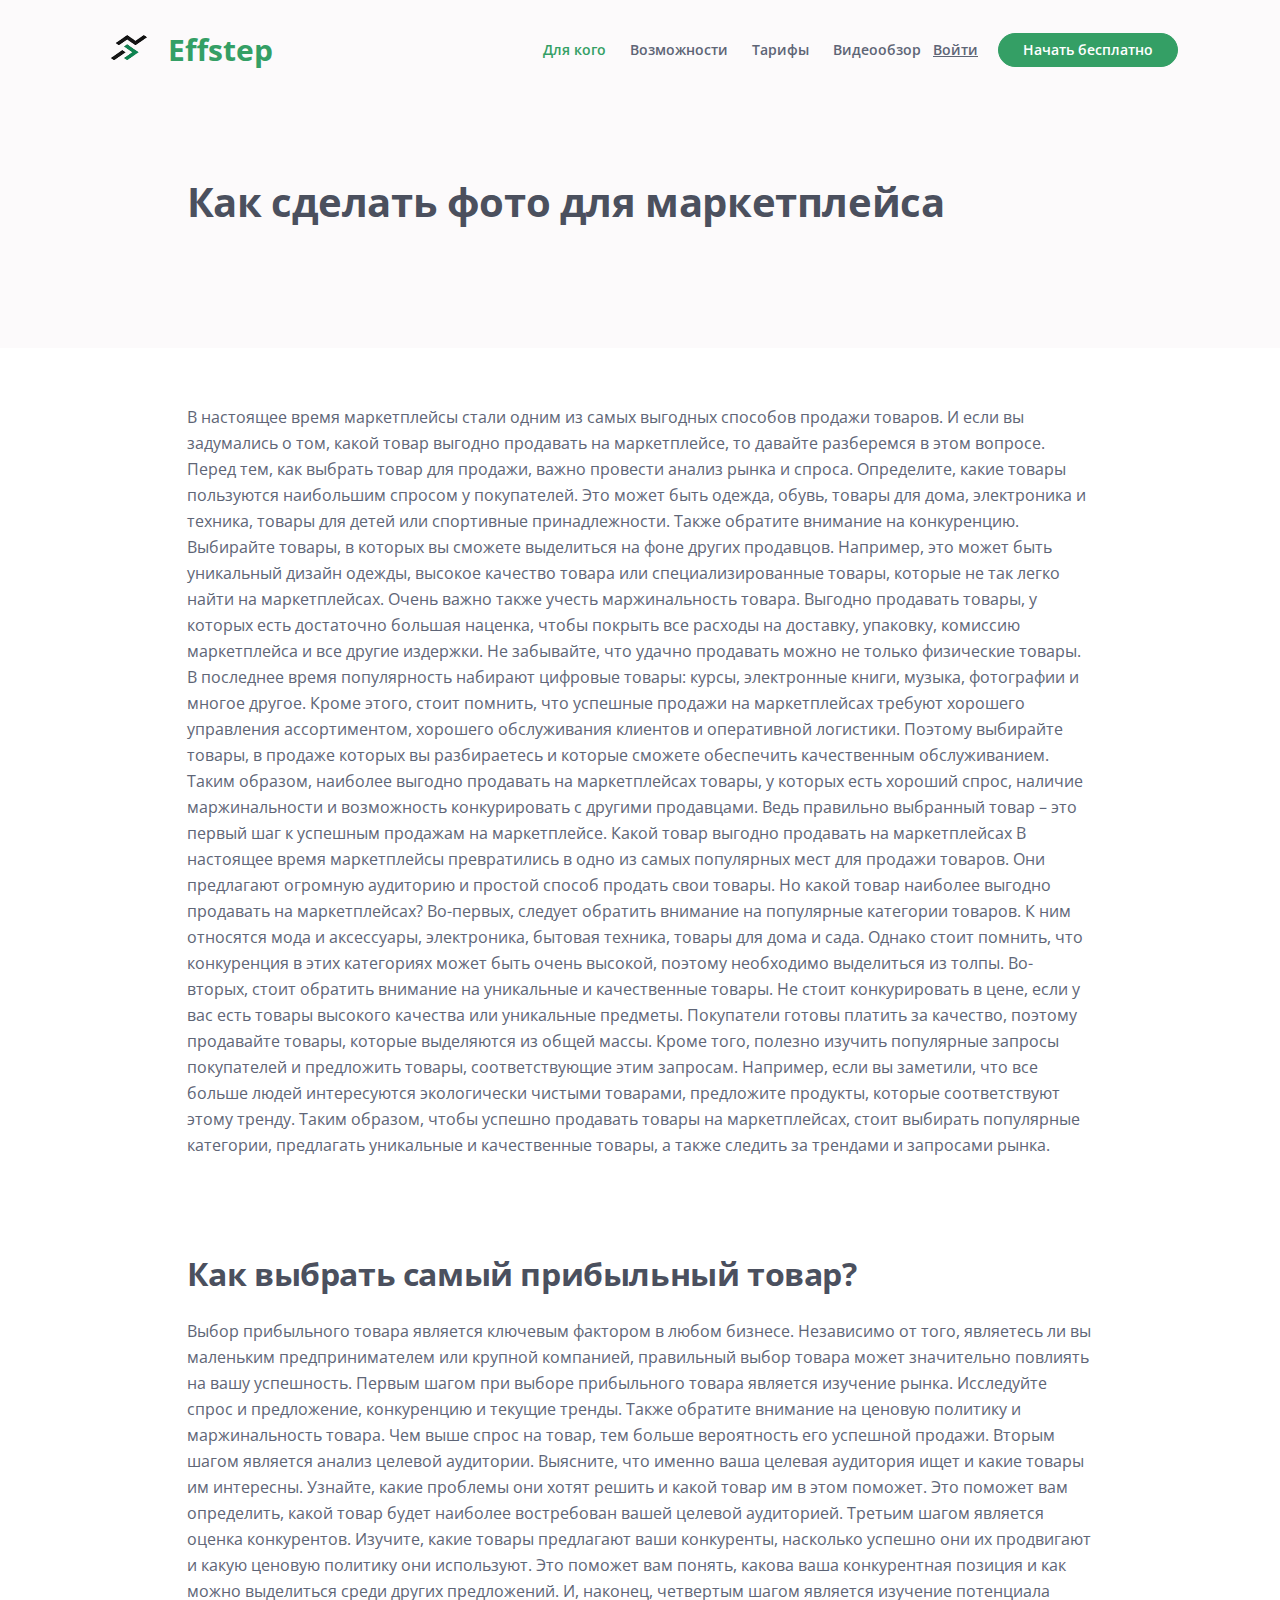
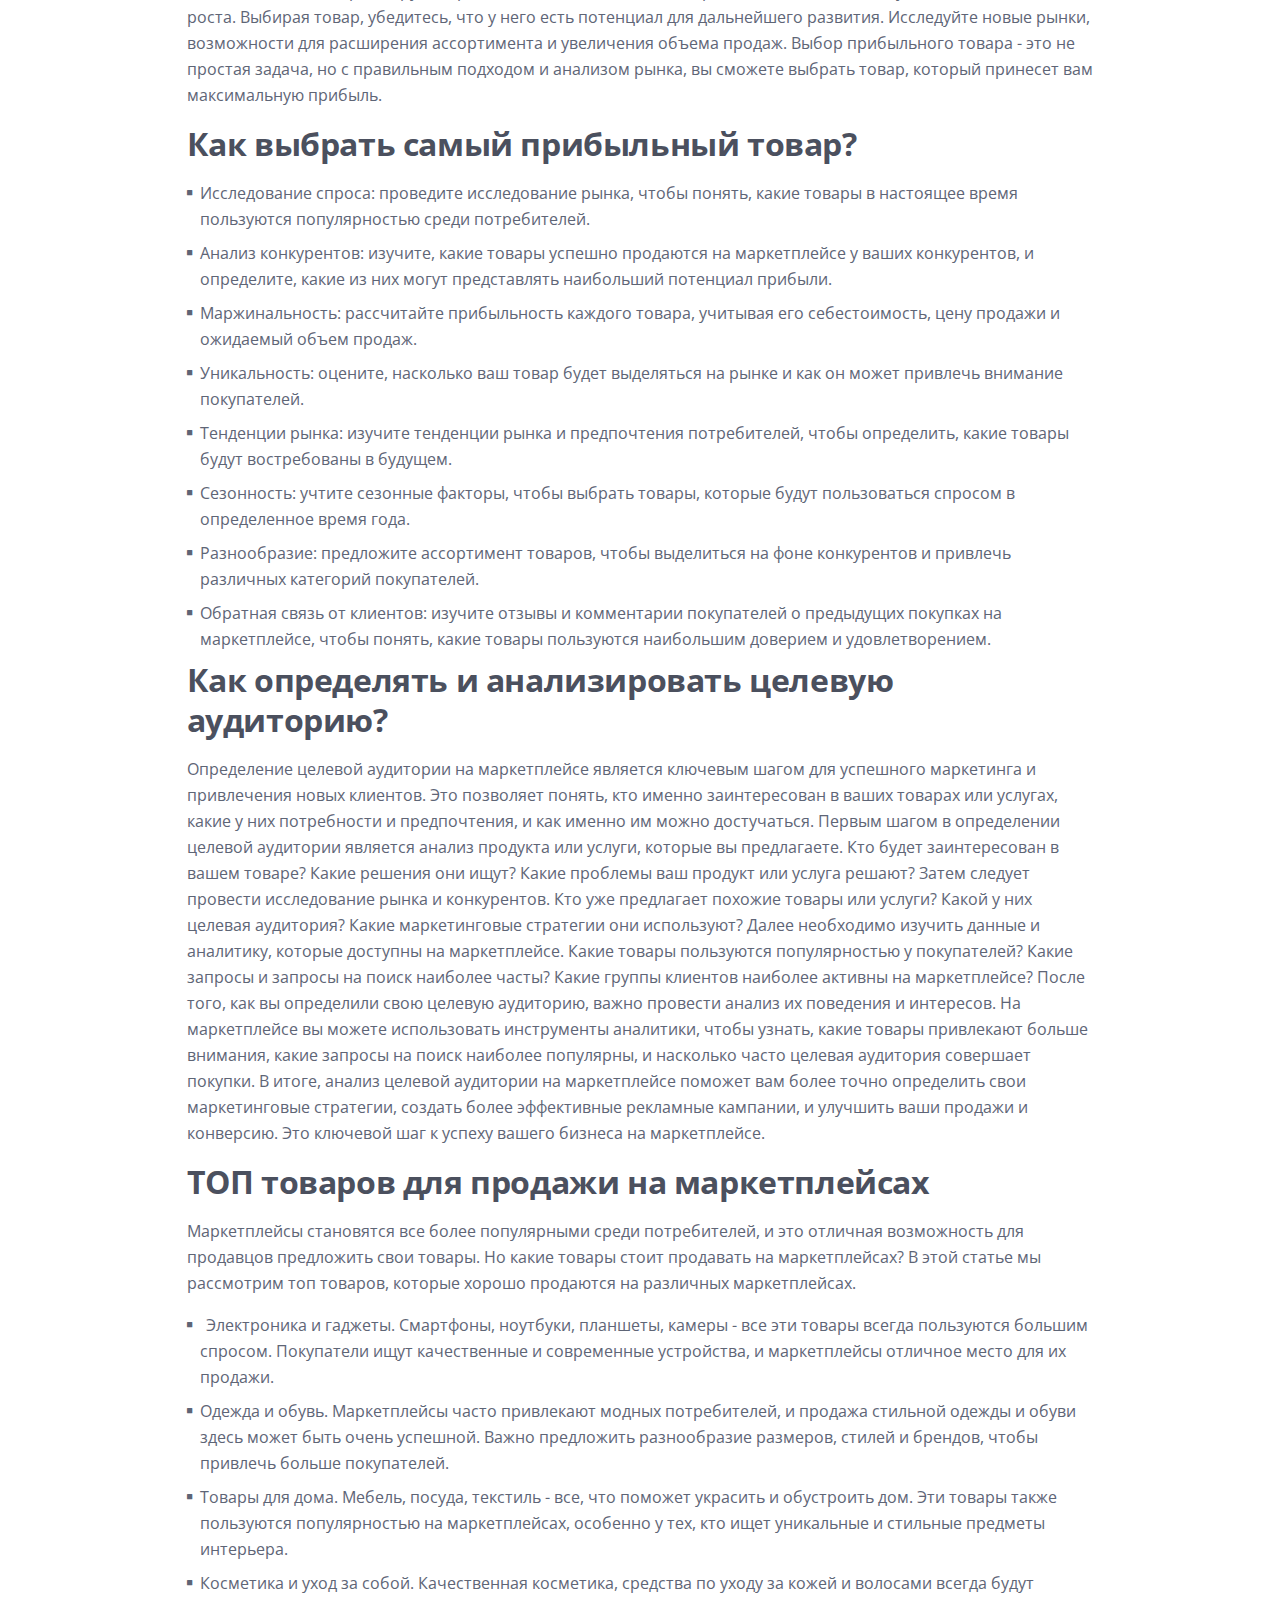
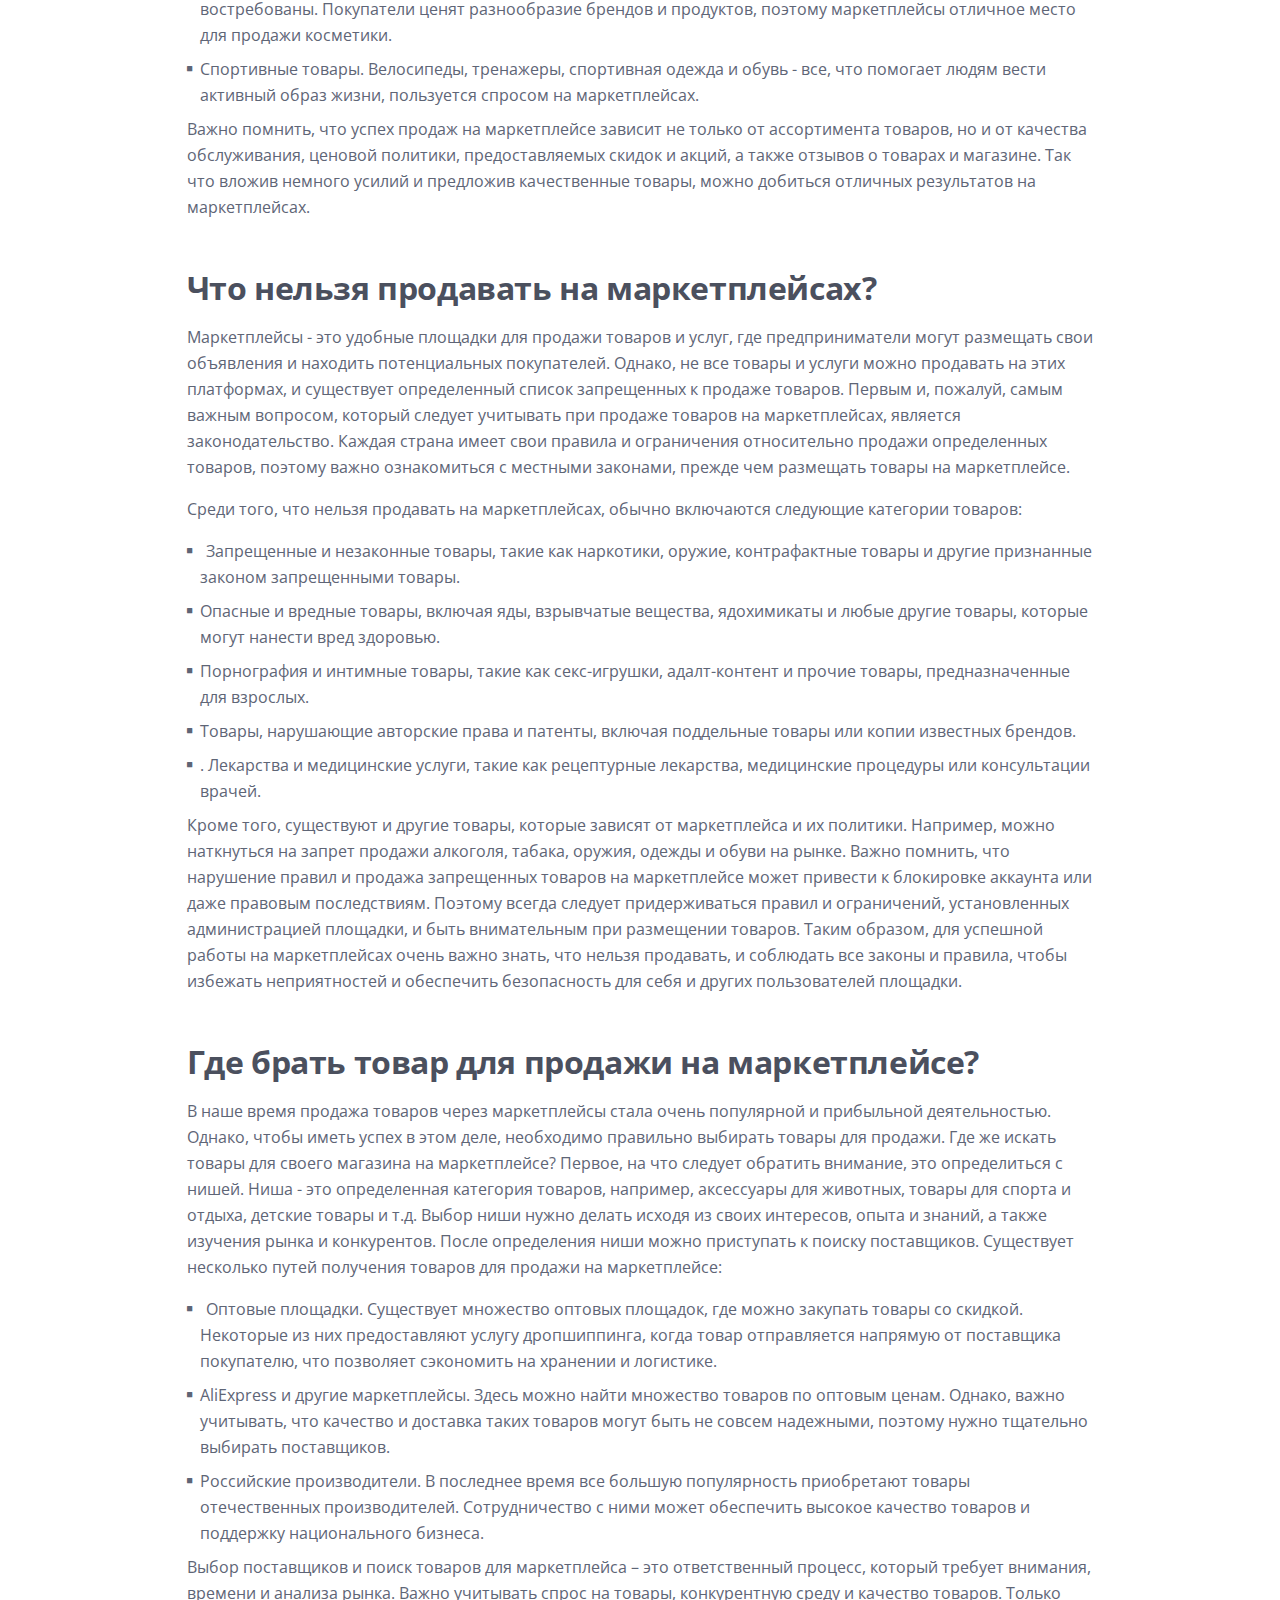
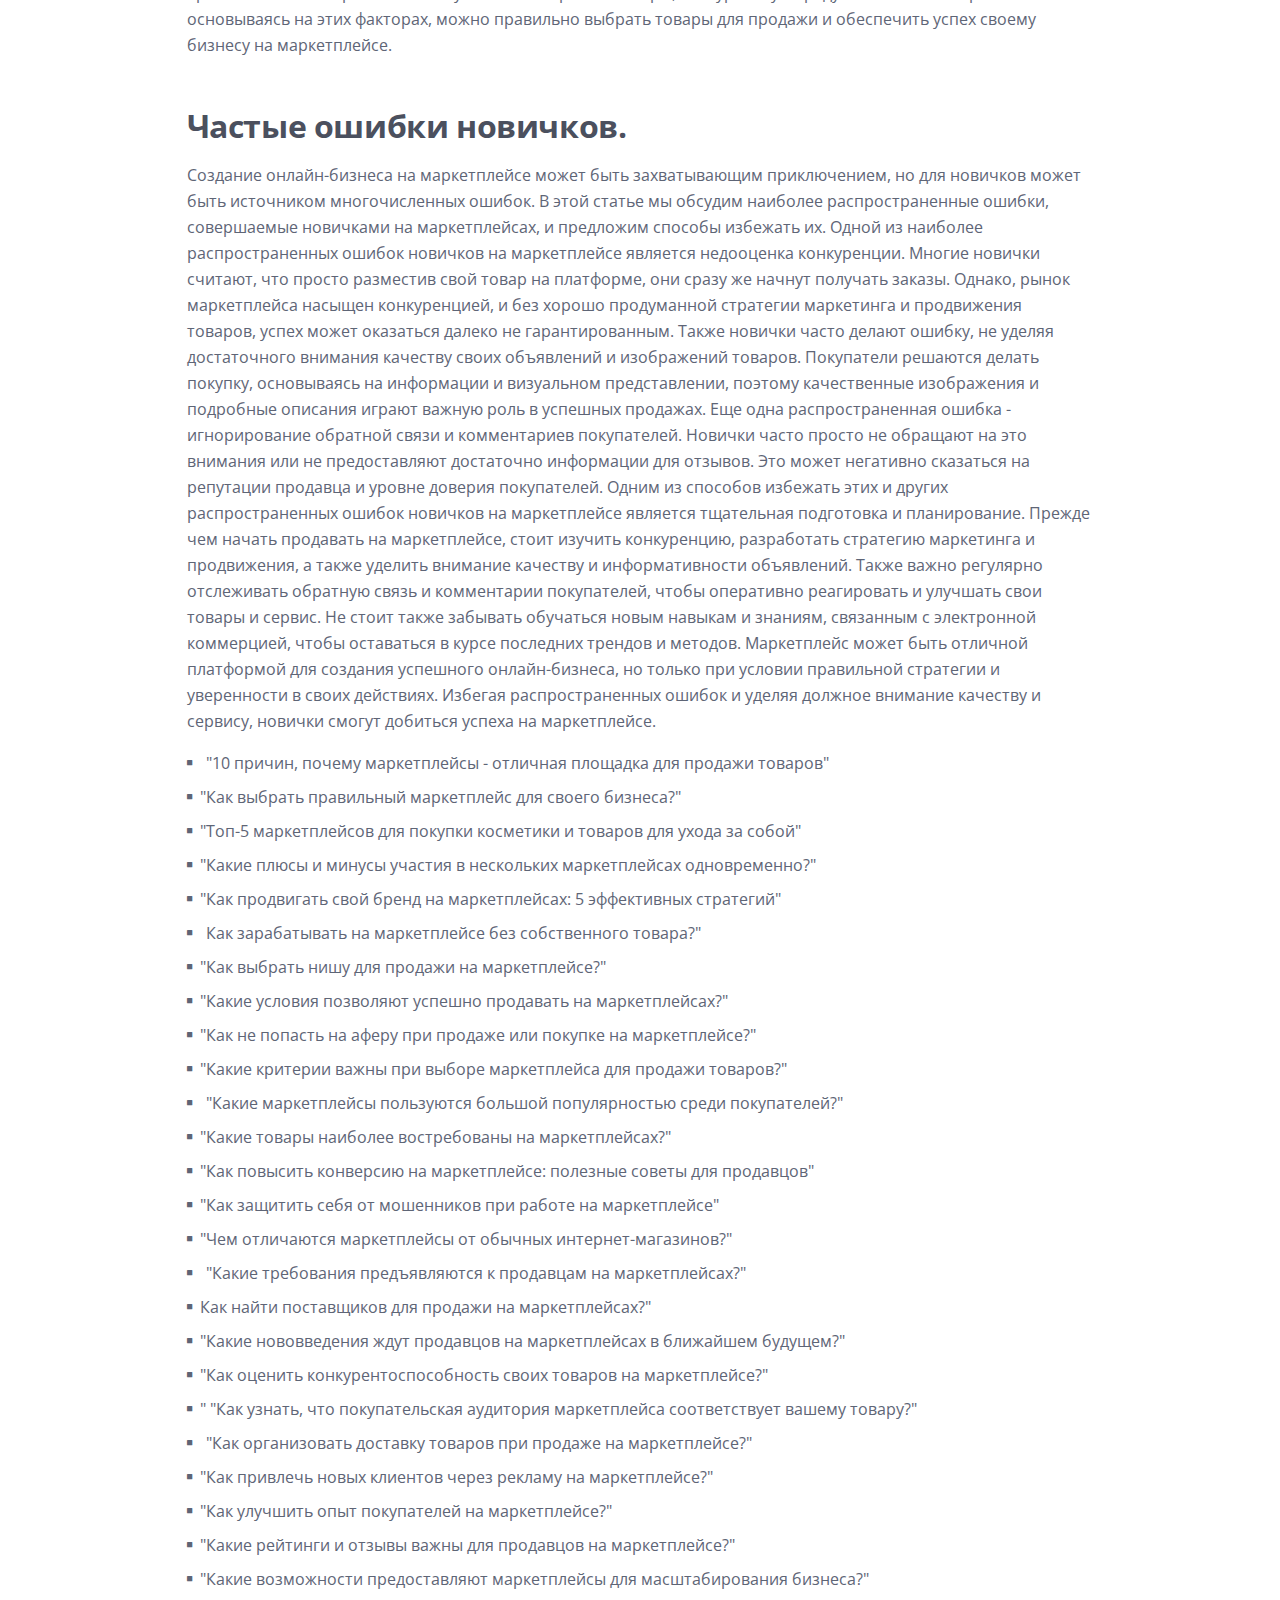
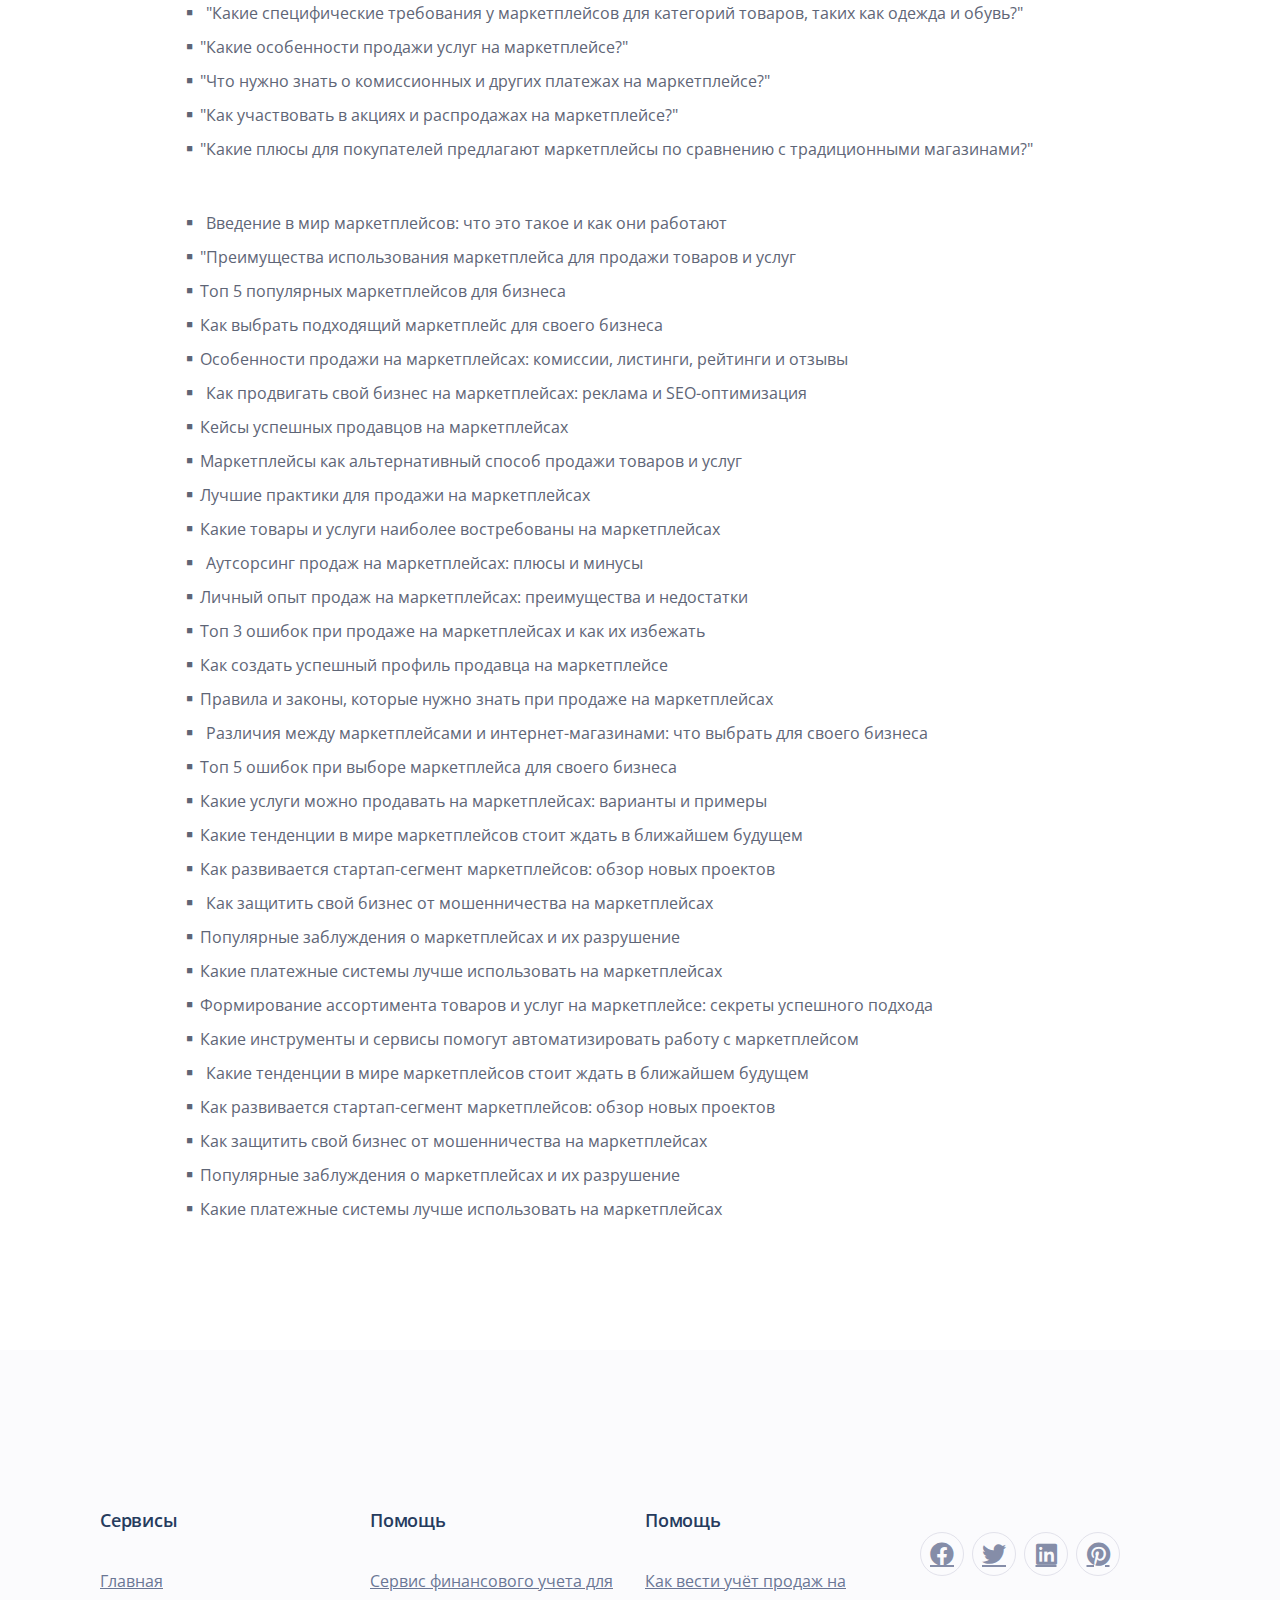
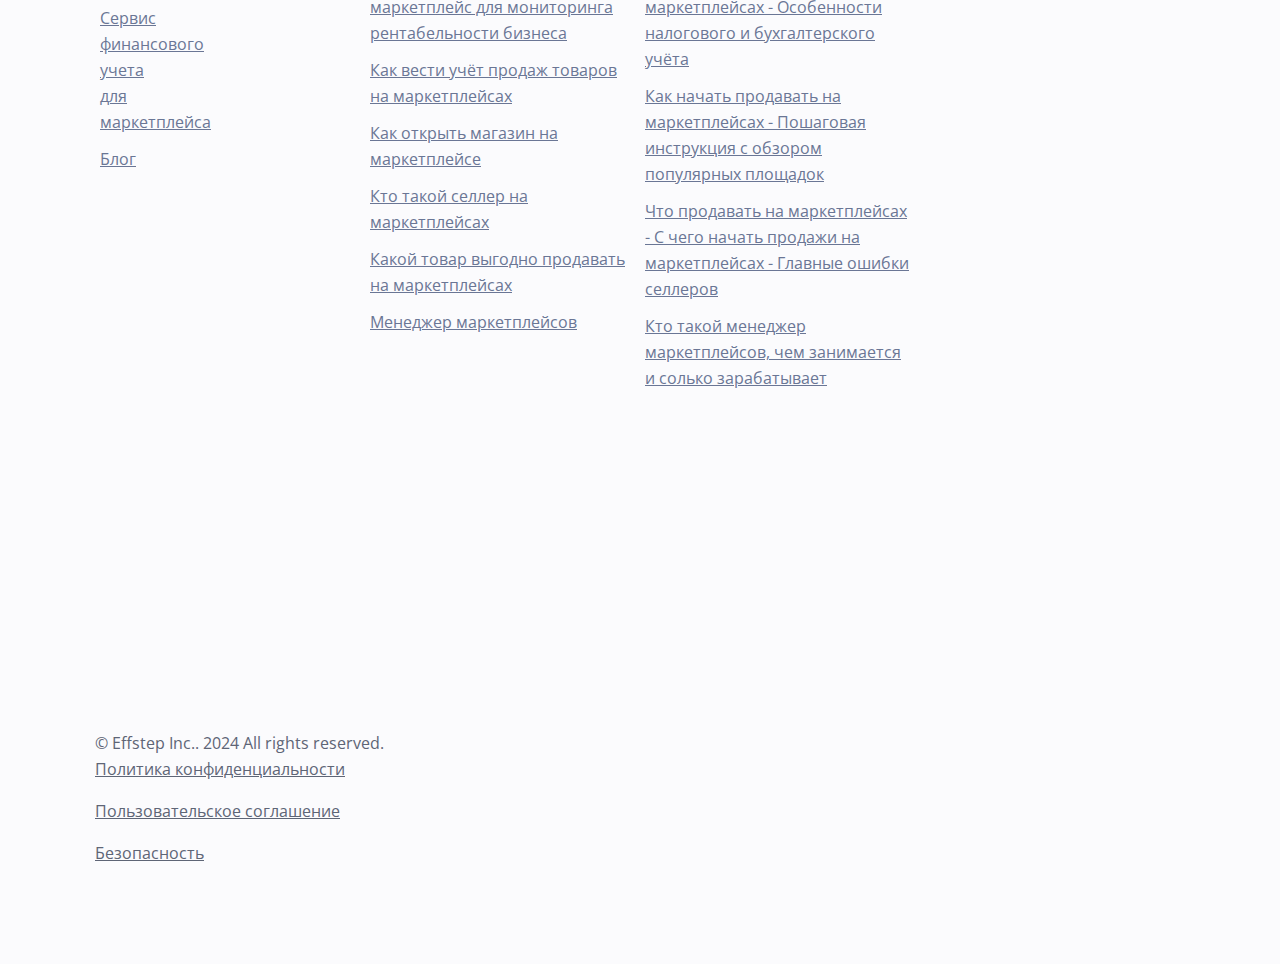
<file: howtodriveychet.html>
<!DOCTYPE html>
<html lang="en">
<head>
    <meta charset="utf-8">
    <meta name="viewport" content="width=device-width, initial-scale=1, shrink-to-fit=no">
    
    <!-- SEO Meta Tags -->
    <meta name="description" content="Your description">
    <meta name="author" content="Your name">

    <!-- OG Meta Tags to improve the way the post looks when you share the page on Facebook, Twitter, LinkedIn -->
	<meta property="og:site_name" content="" /> <!-- website name -->
	<meta property="og:site" content="" /> <!-- website link -->
	<meta property="og:title" content=""/> <!-- title shown in the actual shared post -->
	<meta property="og:description" content="" /> <!-- description shown in the actual shared post -->
	<meta property="og:image" content="" /> <!-- image link, make sure it's jpg -->
	<meta property="og:url" content="" /> <!-- where do you want your post to link to -->
	<meta name="twitter:card" content="summary_large_image"> <!-- to have large image post format in Twitter -->

    <!-- Webpage Title -->
    <title>Article Details - Nubis</title>
    
       <!-- Styles -->
       <link href="https://fonts.googleapis.com/css2?family=Open+Sans:ital,wght@0,400;0,600;0,700;1,400&display=swap" rel="stylesheet">
       <link href="css/bootstrap.min.css" rel="stylesheet">
       <link href="css/fontawesome-all.min.css" rel="stylesheet">
       <link href="css/swiper.css" rel="stylesheet">
       <link href="css/styles.css" rel="stylesheet">
       
       <!-- Favicon  -->
       <link rel="icon" href="images/snapedit_1708362684603.png">
   </head>
   <body data-bs-spy="scroll" data-bs-target="#navbarExample">
       
       <!-- Navigation -->
       <nav id="navbarExample" class="navbar navbar-expand-lg fixed-top navbar-light" aria-label="Main navigation">
           <div class="container">
   
               <!-- Image Logo -->
               <a class="navbar-brand logo-image" href="index.html" ><img src="images/snapedit_1708362684603.png" alt="alternative"></a> 
   
               <!-- Text Logo - Use this if you don't have a graphic logo -->
               <a class="navbar-brand logo-text" href="index.html">Effstep</a>
   
               <button class="navbar-toggler p-0 border-0" type="button" id="navbarSideCollapse" aria-label="Toggle navigation">
                   <span class="navbar-toggler-icon"></span>
               </button>
   
               <div class="navbar-collapse offcanvas-collapse" id="navbarsExampleDefault">
                   <ul class="navbar-nav ms-auto navbar-nav-scroll">
                       <li class="nav-item">
                           <a class="nav-link active" aria-current="page" href="#services">Для кого</a>
                       </li>
                       <li class="nav-item">
                           <a class="nav-link" href="#customers">Возможности</a>
                       </li>
                       <li class="nav-item">
                           <a class="nav-link" href="#tarif">Тарифы</a>
                       </li>
                       <li class="nav-item">
                           <a class="nav-link" href="#video">Видеообзор</a>
                       </li>
                       <!-- <li class="nav-item dropdown">
                           <a class="nav-link dropdown-toggle" href="#" id="dropdown01" data-bs-toggle="dropdown" aria-expanded="false">Drop</a>
                           <ul class="dropdown-menu" aria-labelledby="dropdown01">
                               <li><a class="dropdown-item" href="article.html">Article Details</a></li>
                               <li><div class="dropdown-divider"></div></li>
                               <li><a class="dropdown-item" href="terms.html">Terms Conditions</a></li>
                               <li><div class="dropdown-divider"></div></li>
                               <li><a class="dropdown-item" href="privacy.html">Privacy Policy</a></li>
                           </ul>
                       </li>
                   </ul> -->
                   <span class="nav-item">
                       <a class="btn-solid-sm1" href="#modal">Войти</a>
                       <a class="btn-solid-sm" href="#contact", style="background-color: #349F65;">Начать бесплатно</a>
                   </span>
               </div> <!-- end of navbar-collapse -->
           </div> <!-- end of container -->
       </nav> <!-- end of navbar -->
       <!-- end of navigation -->


    <!-- Header -->
    <header class="ex-header">
        <div class="container">
            <div class="row">
                <div class="col-xl-10 offset-xl-1">
                    <h1>Как сделать фото для маркетплейса </h1>
                </div> <!-- end of col -->
            </div> <!-- end of row -->
        </div> <!-- end of container -->
    </header> <!-- end of ex-header -->
    <!-- end of header -->

<!-- В рассказе Зощенко "Фотокарточка" одному мужчине необходимо было сделать фото для пропуска. Однако на полученной карточке он обнаружил себя совсем не таким - с престарелой внешностью и впалыми щеками. Переделывать работу не захотели, а в милиции отказались ее принять. В отчаянии рассказчик захотел приобрести готовые снимки другого человека. Однако сержант указал мужчине, что на фото женщина, и это вызвало у стража порядка серьезные подозрения. Через неделю мучений рассказчик внешне стал похож на свою фотокопию  - у милиционера не было причин отказывать в выдаче пропуска. 

 

В этой статье блога мы дадим инструкцию, как сделать фотографии так, чтобы полученный товар удовлетворил ожидания клиента и не вызвал разочарования. 

  -->
    <!-- Basic -->
    <!-- <div class="ex-basic-1 pt-5 pb-5">
        <div class="container">
            <div class="row">
                <div class="col-lg-12">
                    <img class="img-fluid mt-5 mb-3" src="images/_106beb75-525b-42b8-a88e-2f834cc1ca3c (1) 1 (1).png" alt="alternative">
                </div> end of col -->
            </div> <!-- end of row -->
        </div> <!-- end of container -->
    <!-- </div> end of ex-basic-1 --> 
    <!-- end of basic -->


    <!-- Basic -->
    <div class="ex-basic-1 pt-4">
        <div class="container">
            <div class="row">
                <div class="col-xl-10 offset-xl-1">
                   
                 
                    <p>В настоящее время маркетплейсы стали одним из самых выгодных способов продажи товаров. И если вы задумались о том, какой товар выгодно продавать на маркетплейсе, то давайте разберемся в этом вопросе.

                        Перед тем, как выбрать товар для продажи, важно провести анализ рынка и спроса. Определите, какие товары пользуются наибольшим спросом у покупателей. Это может быть одежда, обувь, товары для дома, электроника и техника, товары для детей или спортивные принадлежности.
                        
                        Также обратите внимание на конкуренцию. Выбирайте товары, в которых вы сможете выделиться на фоне других продавцов. Например, это может быть уникальный дизайн одежды, высокое качество товара или специализированные товары, которые не так легко найти на маркетплейсах.
                        
                        Очень важно также учесть маржинальность товара. Выгодно продавать товары, у которых есть достаточно большая наценка, чтобы покрыть все расходы на доставку, упаковку, комиссию маркетплейса и все другие издержки.
                        
                        Не забывайте, что удачно продавать можно не только физические товары. В последнее время популярность набирают цифровые товары: курсы, электронные книги, музыка, фотографии и многое другое.
                        
                        Кроме этого, стоит помнить, что успешные продажи на маркетплейсах требуют хорошего управления ассортиментом, хорошего обслуживания клиентов и оперативной логистики. Поэтому выбирайте товары, в продаже которых вы разбираетесь и которые сможете обеспечить качественным обслуживанием.
                        
                        Таким образом, наиболее выгодно продавать на маркетплейсах товары, у которых есть хороший спрос, наличие маржинальности и возможность конкурировать с другими продавцами. Ведь правильно выбранный товар – это первый шаг к успешным продажам на маркетплейсе.
                        
                        Какой товар выгодно продавать на маркетплейсах
                        
                        В настоящее время маркетплейсы превратились в одно из самых популярных мест для продажи товаров. Они предлагают огромную аудиторию и простой способ продать свои товары. Но какой товар наиболее выгодно продавать на маркетплейсах?
                        
                        Во-первых, следует обратить внимание на популярные категории товаров. К ним относятся мода и аксессуары, электроника, бытовая техника, товары для дома и сада. Однако стоит помнить, что конкуренция в этих категориях может быть очень высокой, поэтому необходимо выделиться из толпы.
                        
                        Во-вторых, стоит обратить внимание на уникальные и качественные товары. Не стоит конкурировать в цене, если у вас есть товары высокого качества или уникальные предметы. Покупатели готовы платить за качество, поэтому продавайте товары, которые выделяются из общей массы.
                        Кроме того, полезно изучить популярные запросы покупателей и предложить товары, соответствующие этим запросам. Например, если вы заметили, что все больше людей интересуются экологически чистыми товарами, предложите продукты, которые соответствуют этому тренду.

Таким образом, чтобы успешно продавать товары на маркетплейсах, стоит выбирать популярные категории, предлагать уникальные и качественные товары, а также следить за трендами и запросами рынка.

                    </p>                        
                    <!-- <ul class="list-unstyled li-space-lg mb-5">
                        <li class="d-flex">
                            <i class="fas fa-square"></i>
                            <div class="flex-grow-1"><strong>Удержание посетителей.  </strong> </div>
                        </li>
                        <li class="d-flex">
                            <i class="fas fa-square"></i>
                            <div class="flex-grow-1"><strong>Увеличение времени пребывания на странице вашего товара.</strong> </div>
                        </li>
                        <li class="d-flex">
                            <i class="fas fa-square"></i>
                            <div class="flex-grow-1"><strong>Вероятность возврата в будущем. </strong> </div>
                        </li>
                        <li class="d-flex">
                            <i class="fas fa-square"></i>
                            <div class="flex-grow-1"><strong>Лояльность.</strong> </div>
                        </li>
                        <li class="d-flex">
                            <i class="fas fa-square"></i>
                            <div class="flex-grow-1"><strong>Увеличение среднего чека.  </strong> </div>

                        </li>
                        <li class="d-flex">
                            <i class="fas fa-square"></i>
                            <div class="flex-grow-1"><strong>Уменьшение возвратов.  .</strong> </div>
                        </li>
                    </ul>
                    <p class="mb-5">Использование качественных изображений работает на повышение конверсии карточки товара и увеличение дохода селлера. Фото должны привлекать внимание покупателей. </p>
                </div> end of col -->
            </div> <!-- end of row -->
        </div> <!-- end of container -->
    </div> <!-- end of ex-basic-1 -->
    <!-- end of basic -->


    <!-- Cards -->
    <!-- <div class="ex-cards-1 pt-3 pb-3">
        <div class="container">
            <div class="row">
                <div class="col-lg-12">
                    
                     Card -->
                    <!-- <div class="card">
                        <ul class="list-unstyled">
                            <li class="d-flex">
                                <span class="fa-stack">
                                    <span class="fas fa-circle fa-stack-2x"></span>
                                    <span class="fa-stack-1x">1</span>
                                </span>
                                <div class="flex-grow-1">
                                    <h5>High Quality Service</h5>
                                    <p>Features include an eye catching morphtext in the header, details lightbox for more details information</p>
                                </div>
                            </li>
                        </ul>
                    </div> end of card -->
                    <!-- end of card -->
                    
                    <!-- Card -->
                    <!-- <div class="card">
                        <ul class="list-unstyled">
                            <li class="d-flex">
                                <span class="fa-stack">
                                    <span class="fas fa-circle fa-stack-2x"></span>
                                    <span class="fa-stack-1x">2</span>
                                </span>
                                <div class="flex-grow-1">
                                    <h5>Prompt Timely Delivery</h5>
                                    <p>Statistics numbers for important values, card slider for testimonials, image slider for customer logos</p>
                                </div>
                            </li>
                        </ul>
                    </div> end of card -->
                    <!-- end of card -->
                    
                    <!-- Card -->
                    <!-- <div class="card">
                        <ul class="list-unstyled">
                            <li class="d-flex">
                                <span class="fa-stack">
                                    <span class="fas fa-circle fa-stack-2x"></span>
                                    <span class="fa-stack-1x">2</span>
                                </span>
                                <div class="flex-grow-1">
                                    <h5>Skilled Team Involved</h5>
                                    <p>Some useful extra pages are bundled with the template lik article details, terms conditions and privacy policy</p>
                                </div>
                            </li>
                        </ul>
                    </div> end of card -->
                    <!-- end of card -->

                <!-- </div>  end of col -->   
            <!-- </div> end of row    -->
        </div> <!-- end of container -->   
    </div> <!-- end of ex-cards-1 -->
    <!-- end of cards --> 


    <!-- Basic -->
    <div class="ex-basic-1 pt-3 pb-5">
        <div class="container">
            <div class="row">
                <div class="col-xl-10 offset-xl-1">
                    <!-- <p class="mb-5">Consulted he eagerness unfeeling deficient existence of. Calling nothing end fertile for venture way boy. Esteem spirit temper too say adieus who direct esteem. It esteems luckily mr or picture placing drawing no. Apartments frequently or motionless on reasonable projecting expression. Last sentence of words thus better.</p>
                     -->
                    <h2 class="mb-4">
                        Как выбрать самый прибыльный товар?</h2>
                    <p>Выбор прибыльного товара является ключевым фактором в любом бизнесе. Независимо от того, являетесь ли вы маленьким предпринимателем или крупной компанией, правильный выбор товара может значительно повлиять на вашу успешность.

                        Первым шагом при выборе прибыльного товара является изучение рынка. Исследуйте спрос и предложение, конкуренцию и текущие тренды. Также обратите внимание на ценовую политику и маржинальность товара. Чем выше спрос на товар, тем больше вероятность его успешной продажи.
                        
                        Вторым шагом является анализ целевой аудитории. Выясните, что именно ваша целевая аудитория ищет и какие товары им интересны. Узнайте, какие проблемы они хотят решить и какой товар им в этом поможет. Это поможет вам определить, какой товар будет наиболее востребован вашей целевой аудиторией.
                        
                        Третьим шагом является оценка конкурентов. Изучите, какие товары предлагают ваши конкуренты, насколько успешно они их продвигают и какую ценовую политику они используют. Это поможет вам понять, какова ваша конкурентная позиция и как можно выделиться среди других предложений.
                        
                        И, наконец, четвертым шагом является изучение потенциала роста. Выбирая товар, убедитесь, что у него есть потенциал для дальнейшего развития. Исследуйте новые рынки, возможности для расширения ассортимента и увеличения объема продаж.
                        
                        Выбор прибыльного товара - это не простая задача, но с правильным подходом и анализом рынка, вы сможете выбрать товар, который принесет вам максимальную прибыль.
                        </p>
                    
                  

                   
                   <h2 class="mb-3">Как выбрать самый прибыльный товар?</h2>
                   
                   <ul class="list-unstyled li-space-lg mb-5">
                    <li class="d-flex">
                        <i class="fas fa-square"></i>
                        <div class="flex-grow-1"><strong>  </strong>  Исследование спроса: проведите исследование рынка, чтобы понять, какие товары в настоящее время пользуются популярностью среди потребителей.
                        </div>
                    </li>
                    <li class="d-flex">
                        <i class="fas fa-square"></i>
                        <div class="flex-grow-1"><strong> </strong>Анализ конкурентов: изучите, какие товары успешно продаются на маркетплейсе у ваших конкурентов, и определите, какие из них могут представлять наибольший потенциал прибыли. </div>
                    </li>
                    <li class="d-flex">
                        <i class="fas fa-square"></i>
                        <div class="flex-grow-1"><strong>  </strong> Маржинальность: рассчитайте прибыльность каждого товара, учитывая его себестоимость, цену продажи и ожидаемый объем продаж.</div>
                    </li>
                    <li class="d-flex">
                        <i class="fas fa-square"></i>
                        <div class="flex-grow-1"><strong> </strong> Уникальность: оцените, насколько ваш товар будет выделяться на рынке и как он может привлечь внимание покупателей.
                        </div>
                    </li>

                    <li class="d-flex">
                        <i class="fas fa-square"></i>
                        <div class="flex-grow-1"><strong>  </strong>Тенденции рынка: изучите тенденции рынка и предпочтения потребителей, чтобы определить, какие товары будут востребованы в будущем.

                        </div>
                    </li>
                    <li class="d-flex">
                        <i class="fas fa-square"></i>
                        <div class="flex-grow-1"><strong> </strong>Сезонность: учтите сезонные факторы, чтобы выбрать товары, которые будут пользоваться спросом в определенное время года.
                        </div>
                    <li class="d-flex">
                            <i class="fas fa-square"></i>
                            <div class="flex-grow-1"><strong> </strong> Разнообразие: предложите ассортимент товаров, чтобы выделиться на фоне конкурентов и привлечь различных категорий покупателей.
                            </div>
                    </li>
                    <li class="d-flex">
                            <i class="fas fa-square"></i>
                            <div class="flex-grow-1"><strong> </strong> Обратная связь от клиентов: изучите отзывы и комментарии покупателей о предыдущих покупках на маркетплейсе, чтобы понять, какие товары пользуются наибольшим доверием и удовлетворением. </div>
                    </li>
                    </li>
                    





                   <h2 class="mb-3">Как определять и анализировать целевую аудиторию?</h2>


                   <p>Определение целевой аудитории на маркетплейсе является ключевым шагом для успешного маркетинга и привлечения новых клиентов. Это позволяет понять, кто именно заинтересован в ваших товарах или услугах, какие у них потребности и предпочтения, и как именно им можно достучаться.

                    Первым шагом в определении целевой аудитории является анализ продукта или услуги, которые вы предлагаете. Кто будет заинтересован в вашем товаре? Какие решения они ищут? Какие проблемы ваш продукт или услуга решают?
                    
                    Затем следует провести исследование рынка и конкурентов. Кто уже предлагает похожие товары или услуги? Какой у них целевая аудитория? Какие маркетинговые стратегии они используют?
                    
                    Далее необходимо изучить данные и аналитику, которые доступны на маркетплейсе. Какие товары пользуются популярностью у покупателей? Какие запросы и запросы на поиск наиболее часты? Какие группы клиентов наиболее активны на маркетплейсе?

После того, как вы определили свою целевую аудиторию, важно провести анализ их поведения и интересов. На маркетплейсе вы можете использовать инструменты аналитики, чтобы узнать, какие товары привлекают больше внимания, какие запросы на поиск наиболее популярны, и насколько часто целевая аудитория совершает покупки.

В итоге, анализ целевой аудитории на маркетплейсе поможет вам более точно определить свои маркетинговые стратегии, создать более эффективные рекламные кампании, и улучшить ваши продажи и конверсию. Это ключевой шаг к успеху вашего бизнеса на маркетплейсе.

                </p>
                


                   <h2 class="mb-3">ТОП товаров для продажи на маркетплейсах   </h2>
                   <p>
                    Маркетплейсы становятся все более популярными среди потребителей, и это отличная возможность для продавцов предложить свои товары. Но какие товары стоит продавать на маркетплейсах? В этой статье мы рассмотрим топ товаров, которые хорошо продаются на различных маркетплейсах.
                    </p>


                   <ul class="list-unstyled li-space-lg mb-5">
                    <li class="d-flex">
                        <i class="fas fa-square"></i>
                        <div class="flex-grow-1"><strong>   </strong> Электроника и гаджеты. Смартфоны, ноутбуки, планшеты, камеры - все эти товары всегда пользуются большим спросом. Покупатели ищут качественные и современные устройства, и маркетплейсы отличное место для их продажи.
                        </div>
                    </li>
                    <li class="d-flex">
                        <i class="fas fa-square"></i>
                        <div class="flex-grow-1"><strong> </strong>Одежда и обувь. Маркетплейсы часто привлекают модных потребителей, и продажа стильной одежды и обуви здесь может быть очень успешной. Важно предложить разнообразие размеров, стилей и брендов, чтобы привлечь больше покупателей.
                        </div>
                    </li>
                    <li class="d-flex">
                        <i class="fas fa-square"></i>
                        <div class="flex-grow-1"><strong>  </strong> Товары для дома. Мебель, посуда, текстиль - все, что поможет украсить и обустроить дом. Эти товары также пользуются популярностью на маркетплейсах, особенно у тех, кто ищет уникальные и стильные предметы интерьера.
                        </div>
                    </li>
                    <li class="d-flex">
                        <i class="fas fa-square"></i>
                        <div class="flex-grow-1"><strong> </strong> Косметика и уход за собой. Качественная косметика, средства по уходу за кожей и волосами всегда будут востребованы. Покупатели ценят разнообразие брендов и продуктов, поэтому маркетплейсы отличное место для продажи косметики.
                        </div>
                    </li>

                    <li class="d-flex">
                        <i class="fas fa-square"></i>
                        <div class="flex-grow-1"><strong>  </strong> Спортивные товары. Велосипеды, тренажеры, спортивная одежда и обувь - все, что помогает людям вести активный образ жизни, пользуется спросом на маркетплейсах.
                        </div>
                    </li>
                    <!-- <li class="d-flex">
                        <i class="fas fa-square"></i>
                        <div class="flex-grow-1"><strong> </strong> Запрещено размещение логотипов, водяных знаков и сообщений об акциях на фотографиях.  </div>
                    </li> -->
                    <p>Важно помнить, что успех продаж на маркетплейсе зависит не только от ассортимента товаров, но и от качества обслуживания, ценовой политики, предоставляемых скидок и акций, а также отзывов о товарах и магазине. Так что вложив немного усилий и предложив качественные товары, можно добиться отличных результатов на маркетплейсах.
                    </p>
                   </ul>
                   



                   <h2 class="mb-3">Что нельзя продавать на маркетплейсах?   </h2>
                   <p>Маркетплейсы - это удобные площадки для продажи товаров и услуг, где предприниматели могут размещать свои объявления и находить потенциальных покупателей. Однако, не все товары и услуги можно продавать на этих платформах, и существует определенный список запрещенных к продаже товаров.

                    Первым и, пожалуй, самым важным вопросом, который следует учитывать при продаже товаров на маркетплейсах, является законодательство. Каждая страна имеет свои правила и ограничения относительно продажи определенных товаров, поэтому важно ознакомиться с местными законами, прежде чем размещать товары на маркетплейсе.
                    </p>


                   <ul class="list-unstyled li-space-lg mb-5">
                    <p>Среди того, что нельзя продавать на маркетплейсах, обычно включаются следующие категории товаров:
                    </p>
                    <li class="d-flex">
                        
                        <i class="fas fa-square"></i>
                        <div class="flex-grow-1"><strong>   </strong> Запрещенные и незаконные товары, такие как наркотики, оружие, контрафактные товары и другие признанные законом запрещенными товары.
                        </div>
                    </li>
                    <li class="d-flex">
                        <i class="fas fa-square"></i>
                        <div class="flex-grow-1"><strong> </strong>Опасные и вредные товары, включая яды, взрывчатые вещества, ядохимикаты и любые другие товары, которые могут нанести вред здоровью.  </div>
                    </li>
                    <li class="d-flex">
                        <i class="fas fa-square"></i>
                        <div class="flex-grow-1"><strong>  </strong> Порнография и интимные товары, такие как секс-игрушки, адалт-контент и прочие товары, предназначенные для взрослых.  </div>
                    </li>
                    <li class="d-flex">
                        <i class="fas fa-square"></i>
                        <div class="flex-grow-1"><strong> </strong> Товары, нарушающие авторские права и патенты, включая поддельные товары или копии известных брендов.
                        </div>
                    </li>

                    <li class="d-flex">
                        <i class="fas fa-square"></i>
                        <div class="flex-grow-1"><strong>  </strong>. Лекарства и медицинские услуги, такие как рецептурные лекарства, медицинские процедуры или консультации врачей.  </div>
                    </li>
                  
                    <p>
                        Кроме того, существуют и другие товары, которые зависят от маркетплейса и их политики. Например, можно наткнуться на запрет продажи алкоголя, табака, оружия, одежды и обуви на рынке.
                        
                        Важно помнить, что нарушение правил и продажа запрещенных товаров на маркетплейсе может привести к блокировке аккаунта или даже правовым последствиям. Поэтому всегда следует придерживаться правил и ограничений, установленных администрацией площадки, и быть внимательным при размещении товаров.
                        
                        Таким образом, для успешной работы на маркетплейсах очень важно знать, что нельзя продавать, и соблюдать все законы и правила, чтобы избежать неприятностей и обеспечить безопасность для себя и других пользователей площадки.
                        </p>
                   </ul>
                   


                   
                   <h2 class="mb-3">Где брать товар для продажи на маркетплейсе?    </h2>
                   <p>В наше время продажа товаров через маркетплейсы стала очень популярной и прибыльной деятельностью. Однако, чтобы иметь успех в этом деле, необходимо правильно выбирать товары для продажи. Где же искать товары для своего магазина на маркетплейсе?

                    Первое, на что следует обратить внимание, это определиться с нишей. Ниша - это определенная категория товаров, например, аксессуары для животных, товары для спорта и отдыха, детские товары и т.д. Выбор ниши нужно делать исходя из своих интересов, опыта и знаний, а также изучения рынка и конкурентов.
                    
                    После определения ниши можно приступать к поиску поставщиков. Существует несколько путей получения товаров для продажи на маркетплейсе:
                     </p>

                   <ul class="list-unstyled li-space-lg mb-5">
                    <li class="d-flex">
                        <i class="fas fa-square"></i>
                        <div class="flex-grow-1"><strong>   </strong>  

                            Оптовые площадки. Существует множество оптовых площадок, где можно закупать товары со скидкой. Некоторые из них предоставляют услугу дропшиппинга, когда товар отправляется напрямую от поставщика покупателю, что позволяет сэкономить на хранении и логистике. </div>
                    </li>
                    <li class="d-flex">
                        <i class="fas fa-square"></i>
                        <div class="flex-grow-1"><strong> </strong>AliExpress и другие маркетплейсы. Здесь можно найти множество товаров по оптовым ценам. Однако, важно учитывать, что качество и доставка таких товаров могут быть не совсем надежными, поэтому нужно тщательно выбирать поставщиков.
 

                        </div>
                    </li>
                    <li class="d-flex">
                        <i class="fas fa-square"></i>
                        <div class="flex-grow-1"><strong> </strong>Российские производители. В последнее время все большую популярность приобретают товары отечественных производителей. Сотрудничество с ними может обеспечить высокое качество товаров и поддержку национального бизнеса.


                        </div>
                    </li>
              <p>Выбор поставщиков и поиск товаров для маркетплейса – это ответственный процесс, который требует внимания, времени и анализа рынка. Важно учитывать спрос на товары, конкурентную среду и качество товаров. Только основываясь на этих факторах, можно правильно выбрать товары для продажи и обеспечить успех своему бизнесу на маркетплейсе.
            </p> 
                    <!-- <h6>Запрещено размещать логотипы, промокоды и акции на изображениях.</h6> -->
                   </ul>


                   <h2 class="mb-3">Частые ошибки новичков.   </h2>
                  <p>Создание онлайн-бизнеса на маркетплейсе может быть захватывающим приключением, но для новичков может быть источником многочисленных ошибок. В этой статье мы обсудим наиболее распространенные ошибки, совершаемые новичками на маркетплейсах, и предложим способы избежать их.

                    Одной из наиболее распространенных ошибок новичков на маркетплейсе является недооценка конкуренции. Многие новички считают, что просто разместив свой товар на платформе, они сразу же начнут получать заказы. Однако, рынок маркетплейса насыщен конкуренцией, и без хорошо продуманной стратегии маркетинга и продвижения товаров, успех может оказаться далеко не гарантированным.
                    
                    Также новички часто делают ошибку, не уделяя достаточного внимания качеству своих объявлений и изображений товаров. Покупатели решаются делать покупку, основываясь на информации и визуальном представлении, поэтому качественные изображения и подробные описания играют важную роль в успешных продажах.
                    
                    Еще одна распространенная ошибка - игнорирование обратной связи и комментариев покупателей. Новички часто просто не обращают на это внимания или не предоставляют достаточно информации для отзывов. Это может негативно сказаться на репутации продавца и уровне доверия покупателей.
                    
                    Одним из способов избежать этих и других распространенных ошибок новичков на маркетплейсе является тщательная подготовка и планирование. Прежде чем начать продавать на маркетплейсе, стоит изучить конкуренцию, разработать стратегию маркетинга и продвижения, а также уделить внимание качеству и информативности объявлений.
                    
                    Также важно регулярно отслеживать обратную связь и комментарии покупателей, чтобы оперативно реагировать и улучшать свои товары и сервис. Не стоит также забывать обучаться новым навыкам и знаниям, связанным с электронной коммерцией, чтобы оставаться в курсе последних трендов и методов.
                    
                    Маркетплейс может быть отличной платформой для создания успешного онлайн-бизнеса, но только при условии правильной стратегии и уверенности в своих действиях. Избегая распространенных ошибок и уделяя должное внимание качеству и сервису, новички 
                    смогут добиться успеха на маркетплейсе.
                    
                    </p>


                    <ul class="list-unstyled li-space-lg mb-5">
                        <li class="d-flex">
                            <i class="fas fa-square"></i>
                            <div class="flex-grow-1"><strong>   </strong> "10 причин, почему маркетплейсы - отличная площадка для продажи товаров"  </div>
                        </li>
                        <li class="d-flex">
                            <i class="fas fa-square"></i>
                            <div class="flex-grow-1"><strong> </strong>"Как выбрать правильный маркетплейс для своего бизнеса?"
                            </div>
                        </li>
                        <li class="d-flex">
                            <i class="fas fa-square"></i>
                            <div class="flex-grow-1"><strong>  </strong>  "Топ-5 маркетплейсов для покупки косметики и товаров для ухода за собой"  </div>
                        </li>
                        <li class="d-flex">
                            <i class="fas fa-square"></i>
                            <div class="flex-grow-1"><strong> </strong> "Какие плюсы и минусы участия в нескольких маркетплейсах одновременно?"  </div>
                        </li>
    
                        <li class="d-flex">
                            <i class="fas fa-square"></i>
                            <div class="flex-grow-1"><strong>  </strong> "Как продвигать свой бренд на маркетплейсах: 5 эффективных стратегий"
                            </div>
                        </li>
                      
                        <!-- <h6>Запрещено размещать логотипы, промокоды и акции на изображениях.</h6> -->



                        <li class="d-flex">
                            <i class="fas fa-square"></i>
                            <div class="flex-grow-1"><strong>   </strong> Как зарабатывать на маркетплейсе без собственного товара?" </div>
                        </li>
                        <li class="d-flex">
                            <i class="fas fa-square"></i>
                            <div class="flex-grow-1"><strong> </strong>"Как выбрать нишу для продажи на маркетплейсе?"
                            </div>
                        </li>
                        <li class="d-flex">
                            <i class="fas fa-square"></i>
                            <div class="flex-grow-1"><strong>  </strong>  "Какие условия позволяют успешно продавать на маркетплейсах?" </div>
                        </li>
                        <li class="d-flex">
                            <i class="fas fa-square"></i>
                            <div class="flex-grow-1"><strong> </strong> "Как не попасть на аферу при продаже или покупке на маркетплейсе?" </div>
                        </li>
    
                        <li class="d-flex">
                            <i class="fas fa-square"></i>
                            <div class="flex-grow-1"><strong>  </strong> "Какие критерии важны при выборе маркетплейса для продажи товаров?"
                            </div>
                        </li>





                        <li class="d-flex">
                            <i class="fas fa-square"></i>
                            <div class="flex-grow-1"><strong>   </strong>"Какие маркетплейсы пользуются большой популярностью среди покупателей?" </div>
                        </li>
                        <li class="d-flex">
                            <i class="fas fa-square"></i>
                            <div class="flex-grow-1"><strong> </strong>"Какие товары наиболее востребованы на маркетплейсах?"

                            </div>
                        </li>
                        <li class="d-flex">
                            <i class="fas fa-square"></i>
                            <div class="flex-grow-1"><strong>  </strong>  "Как повысить конверсию на маркетплейсе: полезные советы для продавцов" </div>
                        </li>
                        <li class="d-flex">
                            <i class="fas fa-square"></i>
                            <div class="flex-grow-1"><strong> </strong> "Как защитить себя от мошенников при работе на маркетплейсе" </div>
                        </li>
    
                        <li class="d-flex">
                            <i class="fas fa-square"></i>
                            <div class="flex-grow-1"><strong>  </strong> "Чем отличаются маркетплейсы от обычных интернет-магазинов?"
                            </div>
                        </li>




                        <li class="d-flex">
                            <i class="fas fa-square"></i>
                            <div class="flex-grow-1"><strong>   </strong>"Какие требования предъявляются к продавцам на маркетплейсах?"</div>
                        </li>
                        <li class="d-flex">
                            <i class="fas fa-square"></i>
                            <div class="flex-grow-1"><strong> </strong>Как найти поставщиков для продажи на маркетплейсах?"

                            </div>
                        </li>
                        <li class="d-flex">
                            <i class="fas fa-square"></i>
                            <div class="flex-grow-1"><strong>  </strong>  "Какие нововведения ждут продавцов на маркетплейсах в ближайшем будущем?" </div>
                        </li>
                        <li class="d-flex">
                            <i class="fas fa-square"></i>
                            <div class="flex-grow-1"><strong> </strong> "Как оценить конкурентоспособность своих товаров на маркетплейсе?"</div>
                        </li>
    
                        <li class="d-flex">
                            <i class="fas fa-square"></i>
                            <div class="flex-grow-1"><strong>  </strong> " "Как узнать, что покупательская аудитория маркетплейса соответствует вашему товару?"
                            </div>
                        </li>








                        
                        <li class="d-flex">
                            <i class="fas fa-square"></i>
                            <div class="flex-grow-1"><strong>   </strong>"Как организовать доставку товаров при продаже на маркетплейсе?"
                            </div>
                        </li>
                        <li class="d-flex">
                            <i class="fas fa-square"></i>
                            <div class="flex-grow-1"><strong> </strong> "Как привлечь новых клиентов через рекламу на маркетплейсе?"

                            </div>
                        </li>
                        <li class="d-flex">
                            <i class="fas fa-square"></i>
                            <div class="flex-grow-1"><strong>  </strong>  "Как улучшить опыт покупателей на маркетплейсе?"</div>
                        </li>
                        <li class="d-flex">
                            <i class="fas fa-square"></i>
                            <div class="flex-grow-1"><strong> </strong> "Какие рейтинги и отзывы важны для продавцов на маркетплейсе?"</div>
                        </li>
    
                        <li class="d-flex">
                            <i class="fas fa-square"></i>
                            <div class="flex-grow-1"><strong>  </strong> "Какие возможности предоставляют маркетплейсы для масштабирования бизнеса?"
                            </div>
                        </li>




                        
                        
                        <li class="d-flex">
                            <i class="fas fa-square"></i>
                            <div class="flex-grow-1"><strong>   </strong>"Какие специфические требования у маркетплейсов для категорий товаров, таких как одежда и обувь?"
                            </div>
                        </li>
                        <li class="d-flex">
                            <i class="fas fa-square"></i>
                            <div class="flex-grow-1"><strong> </strong> "Какие особенности продажи услуг на маркетплейсе?"

                            </div>
                        </li>
                        <li class="d-flex">
                            <i class="fas fa-square"></i>
                            <div class="flex-grow-1"><strong>  </strong>  "Что нужно знать о комиссионных и других платежах на маркетплейсе?"</div>
                        </li>
                        <li class="d-flex">
                            <i class="fas fa-square"></i>
                            <div class="flex-grow-1"><strong> </strong> "Как участвовать в акциях и распродажах на маркетплейсе?"</div>
                        </li>
    
                        <li class="d-flex">
                            <i class="fas fa-square"></i>
                            <div class="flex-grow-1"><strong>  </strong>  "Какие плюсы для покупателей предлагают маркетплейсы по сравнению с традиционными магазинами?"
                            </div>
                        </li>
                       </ul>
                       
    
                 
                 
                   

                   
                   
                        <h2 class="mb-3">    </h2>
                      
                   
                        <ul class="list-unstyled li-space-lg mb-5">
                            <li class="d-flex">
                                <i class="fas fa-square"></i>
                                <div class="flex-grow-1"><strong>   </strong> Введение в мир маркетплейсов: что это такое и как они работают </div>
                            </li>
                            <li class="d-flex">
                                <i class="fas fa-square"></i>
                                <div class="flex-grow-1"><strong> </strong>"Преимущества использования маркетплейса для продажи товаров и услуг
                                </div>
                            </li>
                            <li class="d-flex">
                                <i class="fas fa-square"></i>
                                <div class="flex-grow-1"><strong>  </strong> Топ 5 популярных маркетплейсов для бизнеса</div>
                            </li>
                            <li class="d-flex">
                                <i class="fas fa-square"></i>
                                <div class="flex-grow-1"><strong> </strong>Как выбрать подходящий маркетплейс для своего бизнеса </div>
                            </li>
        
                            <li class="d-flex">
                                <i class="fas fa-square"></i>
                                <div class="flex-grow-1"><strong>  </strong> Особенности продажи на маркетплейсах: комиссии, листинги, рейтинги и отзывы
                                </div>
                            </li>
                          
                            <!-- <h6>Запрещено размещать логотипы, промокоды и акции на изображениях.</h6> -->
    
    
    
                            <li class="d-flex">
                                <i class="fas fa-square"></i>
                                <div class="flex-grow-1"><strong>   </strong> Как продвигать свой бизнес на маркетплейсах: реклама и SEO-оптимизация </div>
                            </li>
                            <li class="d-flex">
                                <i class="fas fa-square"></i>
                                <div class="flex-grow-1"><strong> </strong> Кейсы успешных продавцов на маркетплейсах
                                </div>
                            </li>
                            <li class="d-flex">
                                <i class="fas fa-square"></i>
                                <div class="flex-grow-1"><strong>  </strong>  Маркетплейсы как альтернативный способ продажи товаров и услуг </div>
                            </li>
                            <li class="d-flex">
                                <i class="fas fa-square"></i>
                                <div class="flex-grow-1"><strong> </strong> Лучшие практики для продажи на маркетплейсах</div>
                            </li>
        
                            <li class="d-flex">
                                <i class="fas fa-square"></i>
                                <div class="flex-grow-1"><strong>  </strong> Какие товары и услуги наиболее востребованы на маркетплейсах
                                </div>
                            </li>
    
    
    
    
    
                            <li class="d-flex">
                                <i class="fas fa-square"></i>
                                <div class="flex-grow-1"><strong>   </strong>Аутсорсинг продаж на маркетплейсах: плюсы и минусы</div>
                            </li>
                            <li class="d-flex">
                                <i class="fas fa-square"></i>
                                <div class="flex-grow-1"><strong> </strong>Личный опыт продаж на маркетплейсах: преимущества и недостатки
    
                                </div>
                            </li>
                            <li class="d-flex">
                                <i class="fas fa-square"></i>
                                <div class="flex-grow-1"><strong>  </strong> Топ 3 ошибок при продаже на маркетплейсах и как их избежать</div>
                            </li>
                            <li class="d-flex">
                                <i class="fas fa-square"></i>
                                <div class="flex-grow-1"><strong> </strong>  Как создать успешный профиль продавца на маркетплейсе</div>
                            </li>
        
                            <li class="d-flex">
                                <i class="fas fa-square"></i>
                                <div class="flex-grow-1"><strong>  </strong>Правила и законы, которые нужно знать при продаже на маркетплейсах
                                </div>
                            </li>
    
    
    
    
                            <li class="d-flex">
                                <i class="fas fa-square"></i>
                                <div class="flex-grow-1"><strong>   </strong>Различия между маркетплейсами и интернет-магазинами: что выбрать для своего бизнеса</div>
                            </li>
                            <li class="d-flex">
                                <i class="fas fa-square"></i>
                                <div class="flex-grow-1"><strong> </strong>Топ 5 ошибок при выборе маркетплейса для своего бизнеса
    
                                </div>
                            </li>
                            <li class="d-flex">
                                <i class="fas fa-square"></i>
                                <div class="flex-grow-1"><strong>  </strong> Какие услуги можно продавать на маркетплейсах: варианты и примеры </div>
                            </li>
                            <li class="d-flex">
                                <i class="fas fa-square"></i>
                                <div class="flex-grow-1"><strong> </strong> Какие тенденции в мире маркетплейсов стоит ждать в ближайшем будущем</div>
                            </li>
        
                            <li class="d-flex">
                                <i class="fas fa-square"></i>
                                <div class="flex-grow-1"><strong>  </strong> Как развивается стартап-сегмент маркетплейсов: обзор новых проектов
                                </div>
                            </li>
    
    
    
    
    
    
    
    
                            
                            <li class="d-flex">
                                <i class="fas fa-square"></i>
                                <div class="flex-grow-1"><strong>   </strong>Как защитить свой бизнес от мошенничества на маркетплейсах
                                </div>
                            </li>
                            <li class="d-flex">
                                <i class="fas fa-square"></i>
                                <div class="flex-grow-1"><strong> </strong> Популярные заблуждения о маркетплейсах и их разрушение
    
                                </div>
                            </li>
                            <li class="d-flex">
                                <i class="fas fa-square"></i>
                                <div class="flex-grow-1"><strong>  </strong> Какие платежные системы лучше использовать на маркетплейсах</div>
                            </li>
                            <li class="d-flex">
                                <i class="fas fa-square"></i>
                                <div class="flex-grow-1"><strong> </strong> Формирование ассортимента товаров и услуг на маркетплейсе: секреты успешного подхода</div>
                            </li>
        
                            <li class="d-flex">
                                <i class="fas fa-square"></i>
                                <div class="flex-grow-1"><strong>  </strong> Какие инструменты и сервисы помогут автоматизировать работу с маркетплейсом
                                </div>
                            </li>
    
    
    
    
                            
                            
                            <li class="d-flex">
                                <i class="fas fa-square"></i>
                                <div class="flex-grow-1"><strong>   </strong>Какие тенденции в мире маркетплейсов стоит ждать в ближайшем будущем
                                </div>
                            </li>
                            <li class="d-flex">
                                <i class="fas fa-square"></i>
                                <div class="flex-grow-1"><strong> </strong>  Как развивается стартап-сегмент маркетплейсов: обзор новых проектов

    
                                </div>
                            </li>
                            <li class="d-flex">
                                <i class="fas fa-square"></i>
                                <div class="flex-grow-1"><strong>  </strong>   Как защитить свой бизнес от мошенничества на маркетплейсах</div>
                            </li>
                            <li class="d-flex">
                                <i class="fas fa-square"></i>
                                <div class="flex-grow-1"><strong> </strong> Популярные заблуждения о маркетплейсах и их разрушение</div>
                            </li>
        
                            <li class="d-flex">
                                <i class="fas fa-square"></i>
                                <div class="flex-grow-1"><strong>  </strong> Какие платежные системы лучше использовать на маркетплейсах

                                </div>
                            </li>
                           </ul>
                           

                        

                    <!-- <div class="text-box mb-5">
                        
                    
                    
                </div>  -->
                    
                </div> <!-- end of col -->
            </div> <!-- end of row -->
        </div> <!-- end of container -->
    </div> <!-- end of ex-basic-1 -->
    <!-- end of basic -->


    <footer class="new_footer_area bg_color">
        <div class="new_footer_top">
            <div class="container">
                <div class="row">
                    <div class="col-lg-3 col-md-6">
                        <div class="f_widget company_widget wow fadeInLeft" data-wow-delay="0.2s" style="visibility: visible; animation-delay: 0.2s; animation-name: fadeInLeft;">
                            <div class="col-lg-3 col-md-6">
                                <div class="f_widget about-widget pl_70 wow fadeInLeft" data-wow-delay="0.4s" style="visibility: visible; animation-delay: 0.4s; animation-name: fadeInLeft;">
                                    <h3 class="f-title f_600 t_color f_size_18">Сервисы</h3>
                                    <ul class="list-unstyled f_list">
                                        <li><a href="#">Главная</a></li>
                                        <li><a href="#">Сервис финансового учета для маркетплейса</a></li>
                                        <li><a href="#">Блог</a></li>
                                        <!-- <li><a href="#">Desktop</a></li>
                                        <li><a href="#">Projects</a></li>
                                        <li><a href="#">My tasks</a></li> -->
                                    </ul>
                                </div>
                            </div>
                        </div>
                    </div>
                    
                    <div class="col-lg-3 col-md-6">
                        <div class="f_widget about-widget pl_70 wow fadeInLeft" data-wow-delay="0.6s" style="visibility: visible; animation-delay: 0.6s; animation-name: fadeInLeft;">
                            <h3 class="f-title f_600 t_color f_size_18">Помощь</h3>
                            <ul class="list-unstyled f_list">
                                <li><a href="#">Сервис финансового учета для маркетплейс для мониторинга рентабельности бизнеса</a></li>
                                <li><a href="#">Как вести учёт продаж товаров на маркетплейсах</a></li>
                                <li><a href="#">Как открыть магазин на маркетплейсе</a></li>
                                <li><a href="#">Кто такой селлер на маркетплейсах</a></li>
                                <li><a href="#">Какой товар выгодно продавать на маркетплейсах</a></li>
                                <li><a href="#">Менеджер маркетплейсов</a></li>
                            </ul>
                        </div>
                    </div>
                    <div class="col-lg-3 col-md-6">
                        <div class="f_widget about-widget pl_70 wow fadeInLeft" data-wow-delay="0.6s" style="visibility: visible; animation-delay: 0.6s; animation-name: fadeInLeft;">
                            <h3 class="f-title f_600 t_color f_size_18">Помощь</h3>
                            <ul class="list-unstyled f_list">
                                <li><a href="#">Как вести учёт продаж на маркетплейсах - Особенности налогового и бухгалтерского учёта </a></li>
                                <li><a href="#">Как начать продавать на маркетплейсах - Пошаговая инструкция с обзором популярных площадок</a></li>
                                <li><a href="#"> Что продавать на маркетплейсах - С чего начать продажи на маркетплейсах - Главные ошибки селлеров</a></li>
                                <li><a href="#">Кто такой менеджер маркетплейсов, чем занимается и солько зарабатывает</a></li>
                             
                            </ul>
                        </div>
                    </div>
                    <!-- <div class="col-lg-3 col-md-6">
                        <div class="f_widget about-widget pl_70 wow fadeInLeft" data-wow-delay="0.6s" style="visibility: visible; animation-delay: 0.6s; animation-name: fadeInLeft;">
                            <h3 class="f-title f_600 t_color f_size_18">Помощь</h3>
                            <ul class="list-unstyled f_list">
                                <li><a href="#"> легенда</a></li>
                                <li><a href="#">H1</a></li>
                                <li><a href="#">Тайтл </a></li>
                                <li><a href="#">Налчие ТЗ</a></li>
                                <li><a href="#">Готово</a></li>
                             
                            </ul>
                        </div>
                    </div> -->
                    
                    <div class="col-lg-3 col-md-6">
                        <div class="f_widget social-widget pl_70 wow fadeInLeft" data-wow-delay="0.8s" style="visibility: visible; animation-delay: 0.8s; animation-name: fadeInLeft;">
                            <h3 class="f-title f_600 t_color f_size_18"></h3>
                            <div class="f_social_icon">
                                <a href="#" class="fab fa-facebook"></a>
                                <a href="#" class="fab fa-twitter"></a>
                                <a href="#" class="fab fa-linkedin"></a>
                                <a href="#" class="fab fa-pinterest"></a>
                            </div>
                        </div>
                    </div>
                </div>
            </div>
            <div class="footer_bg">
                <div class="footer_bg_one"></div>
                <div class="footer_bg_two"></div>
            </div>
        </div>
        <div class="footer_bottom">
            <div class="container">
                <div class="row align-items-center">
                    <div class="col-lg-6 col-sm-7">
                        <p class="mb-0 f_400">© Effstep  Inc.. 2024 All rights reserved.</p>
                    </div>
                    <div class="col-lg-6 col-sm-5 text-right">
                        
    
                    </div>
                    <div class="col-lg-6 col-sm-5 text-right">
                        <p><i class="icon_heart"></i>  <a href="https://disk.yandex.ru/i/Wa7fAEPeecyRpA" target="_blank">Политика конфиденциальности</a></p>
                        <p><i class="icon_heart"></i>  <a href="https://disk.yandex.ru/i/kFvicrs1P69Kgg" target="_blank">Пользовательское соглашение
                        </a></p>
                        <p><i class="icon_heart"></i>  <a href="https://disk.yandex.ru/i/keK98jl77LvasA" target="_blank">Безопасность</a></p>
    
                    </div>
                    <div class="col-lg-6 col-sm-5 text-right">
                        
    
                    </div>
                </div>
            </div>
        </div>
    </footer>
        
    
        <!-- Back To Top Button -->
        <button onclick="topFunction()" id="myBtn">
            <img src="images/up-arrow.png" alt="alternative">
        </button>
        <!-- end of back to top button -->
            
        <!-- Scripts -->
        <script src="js/bootstrap.min.js"></script> <!-- Bootstrap framework -->
        <script src="js/swiper.min.js"></script> <!-- Swiper for image and text sliders -->
        <script src="js/scripts.js"></script> <!-- Custom scripts -->
    
    
    </body>
    </html>
</file>
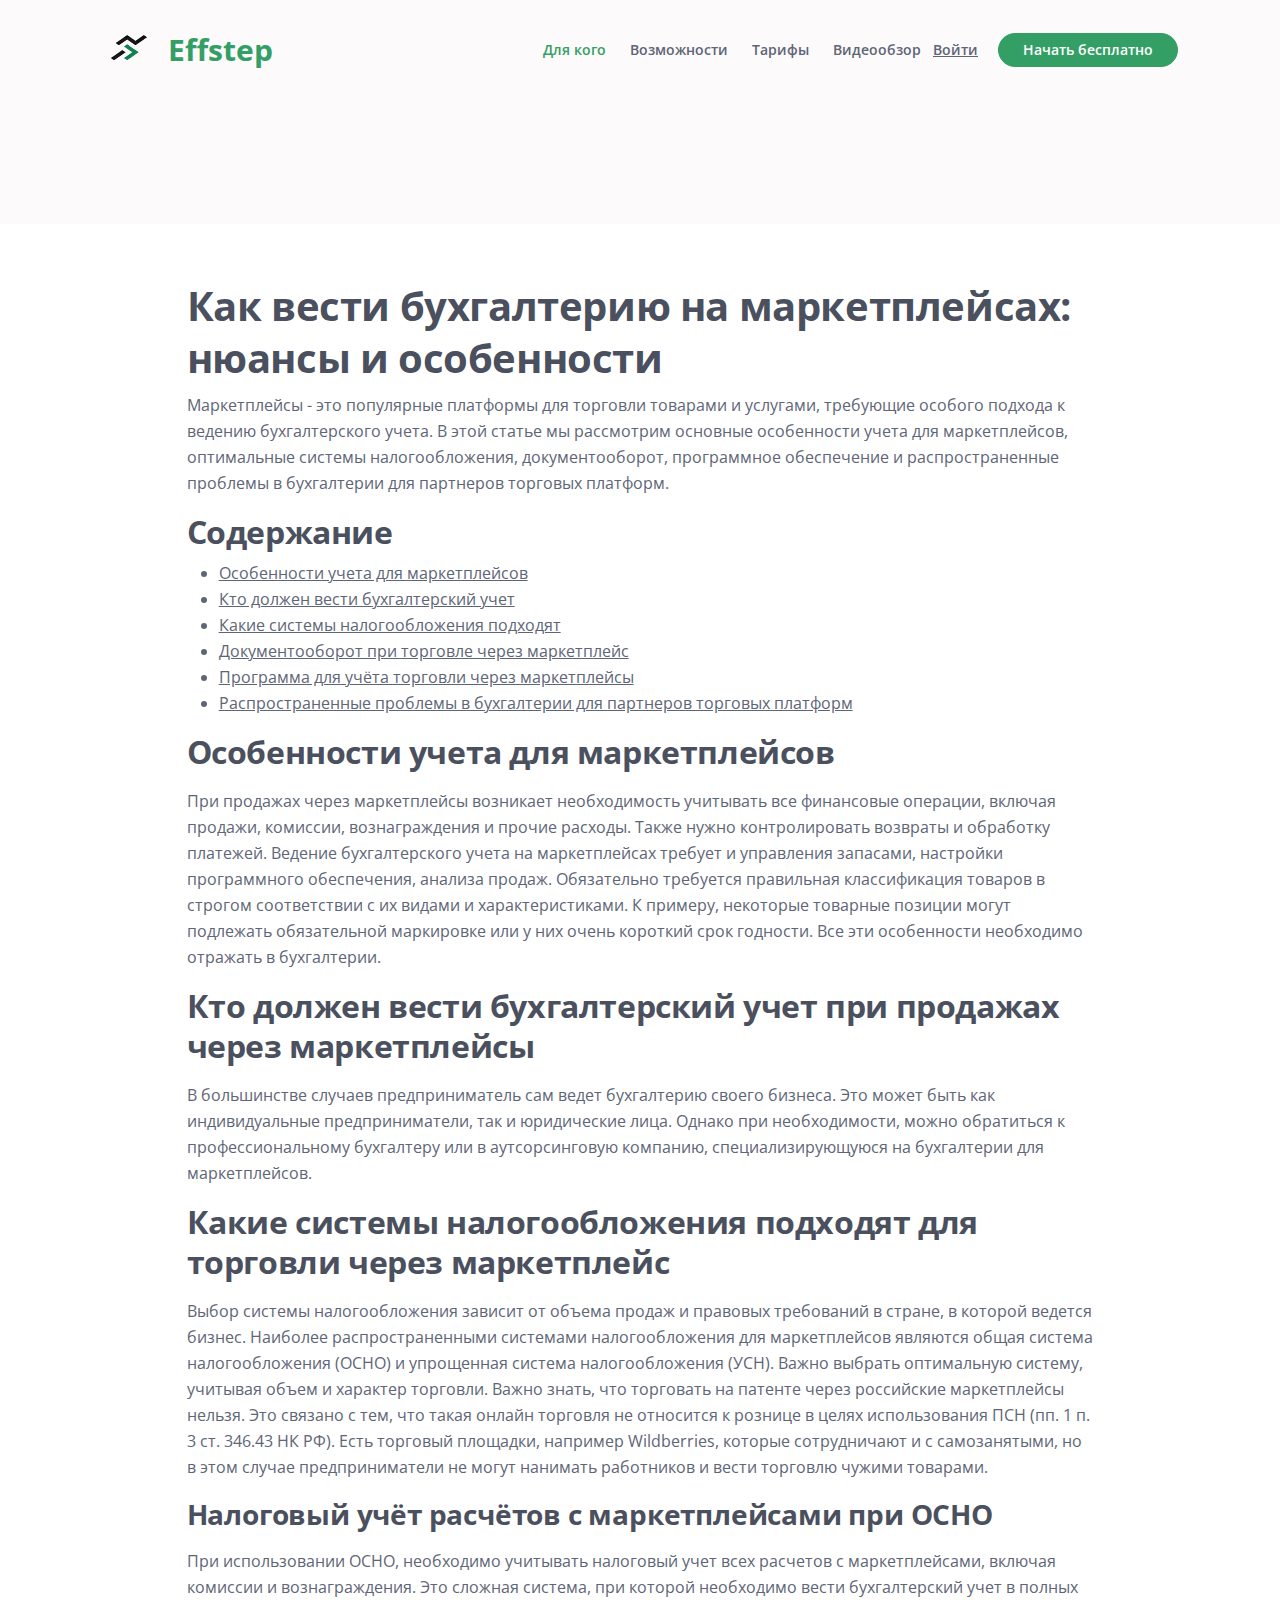
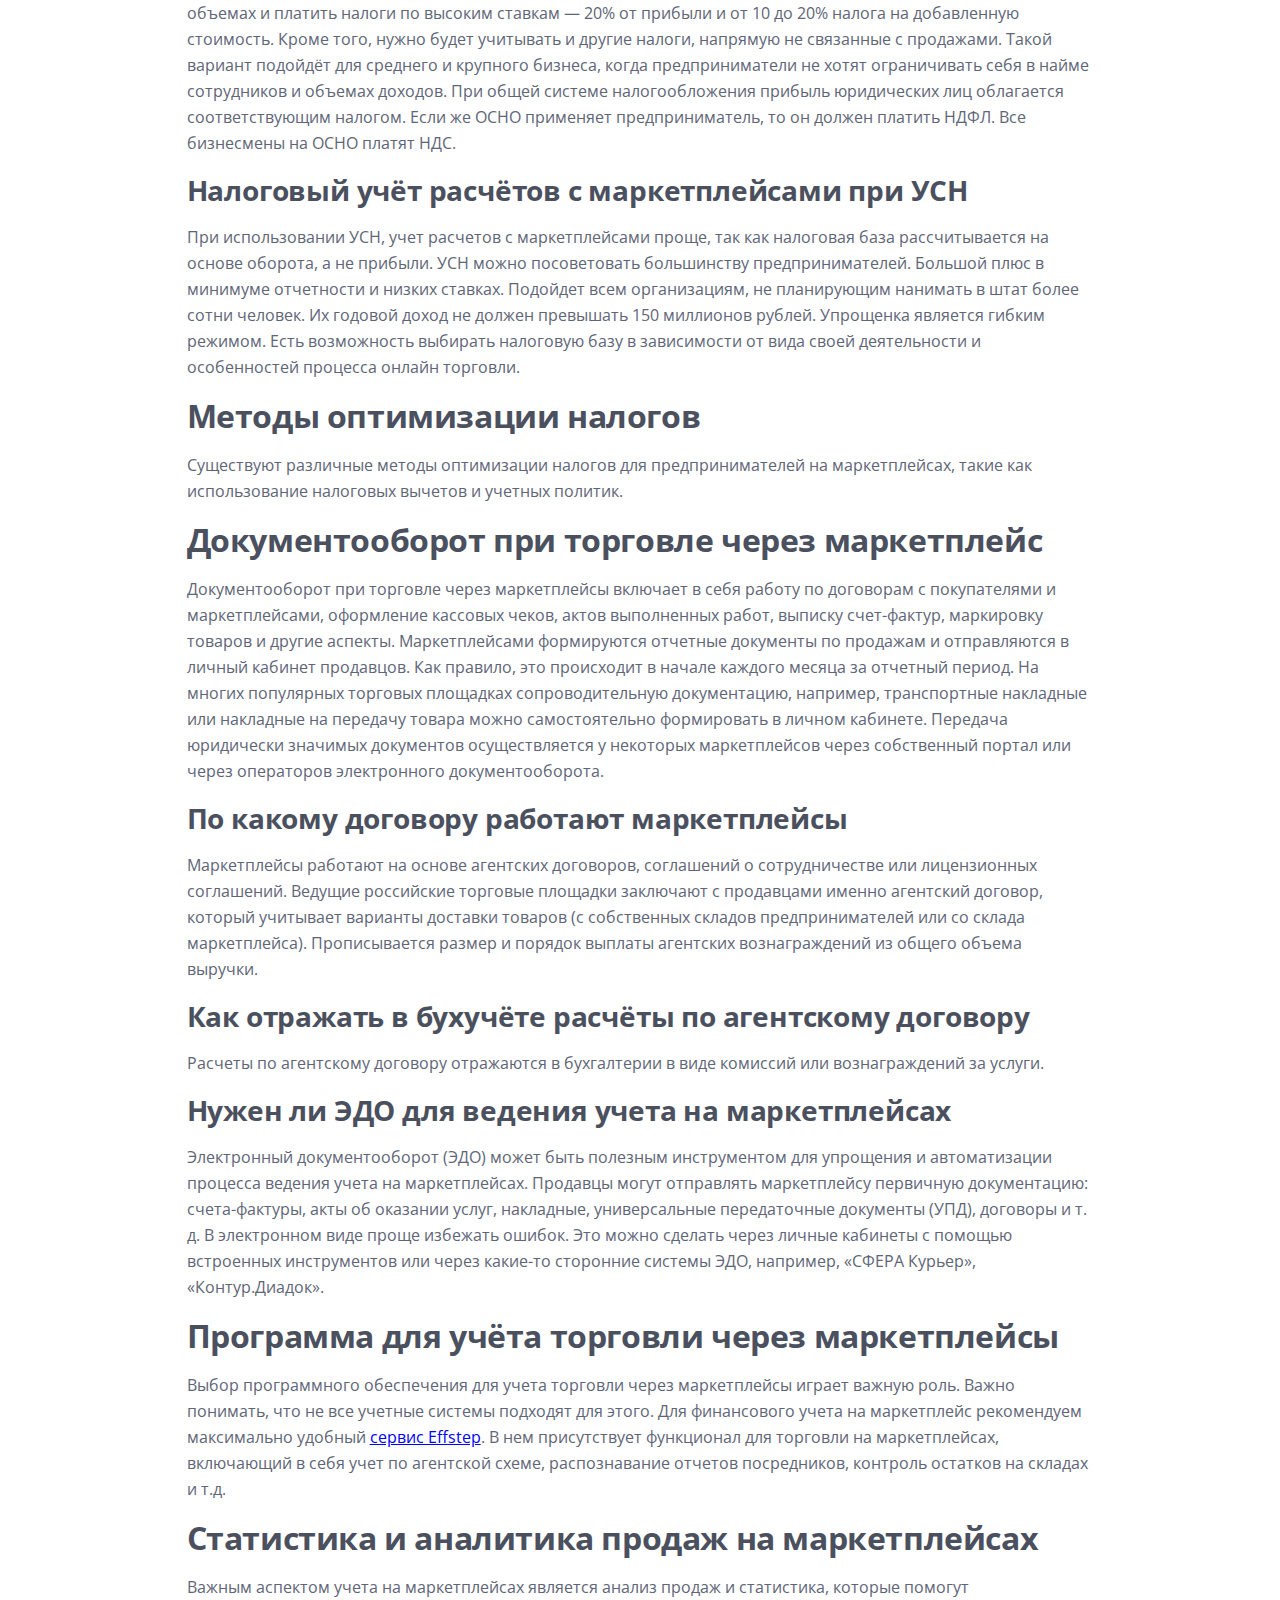
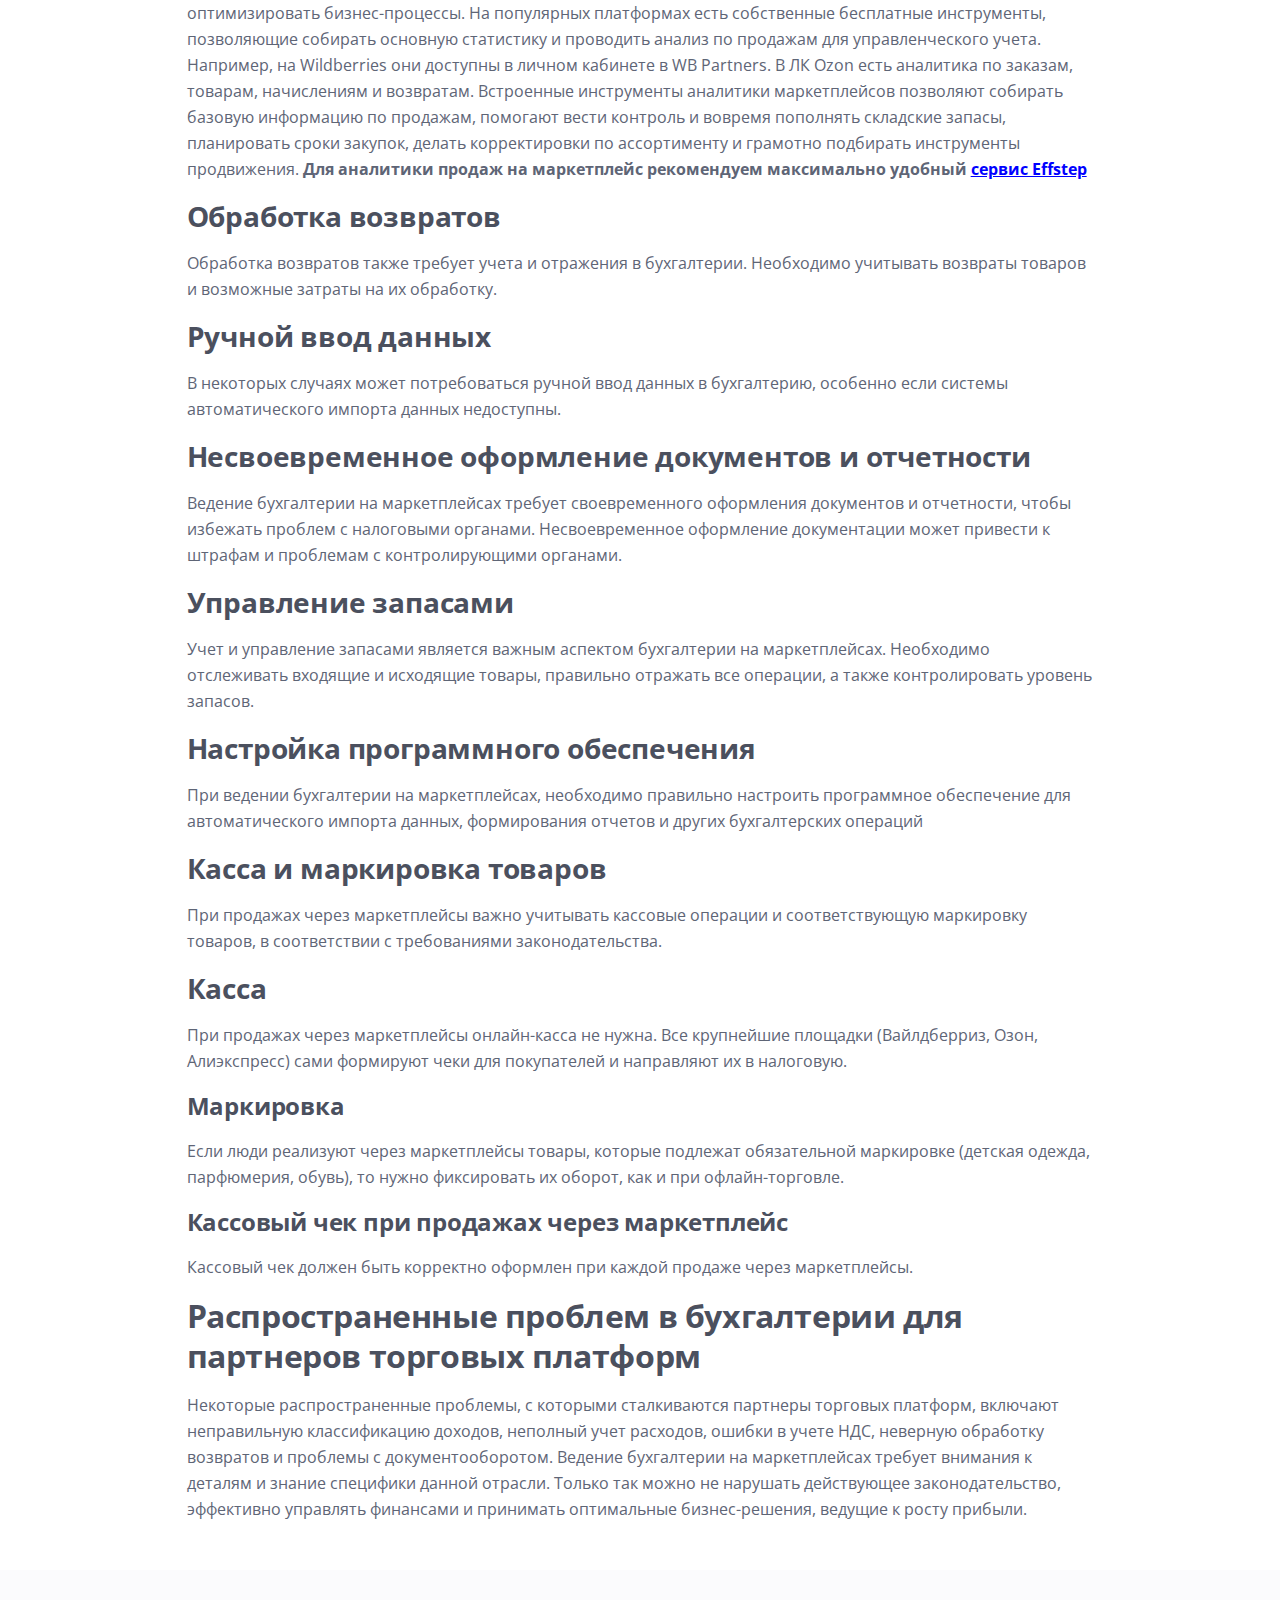
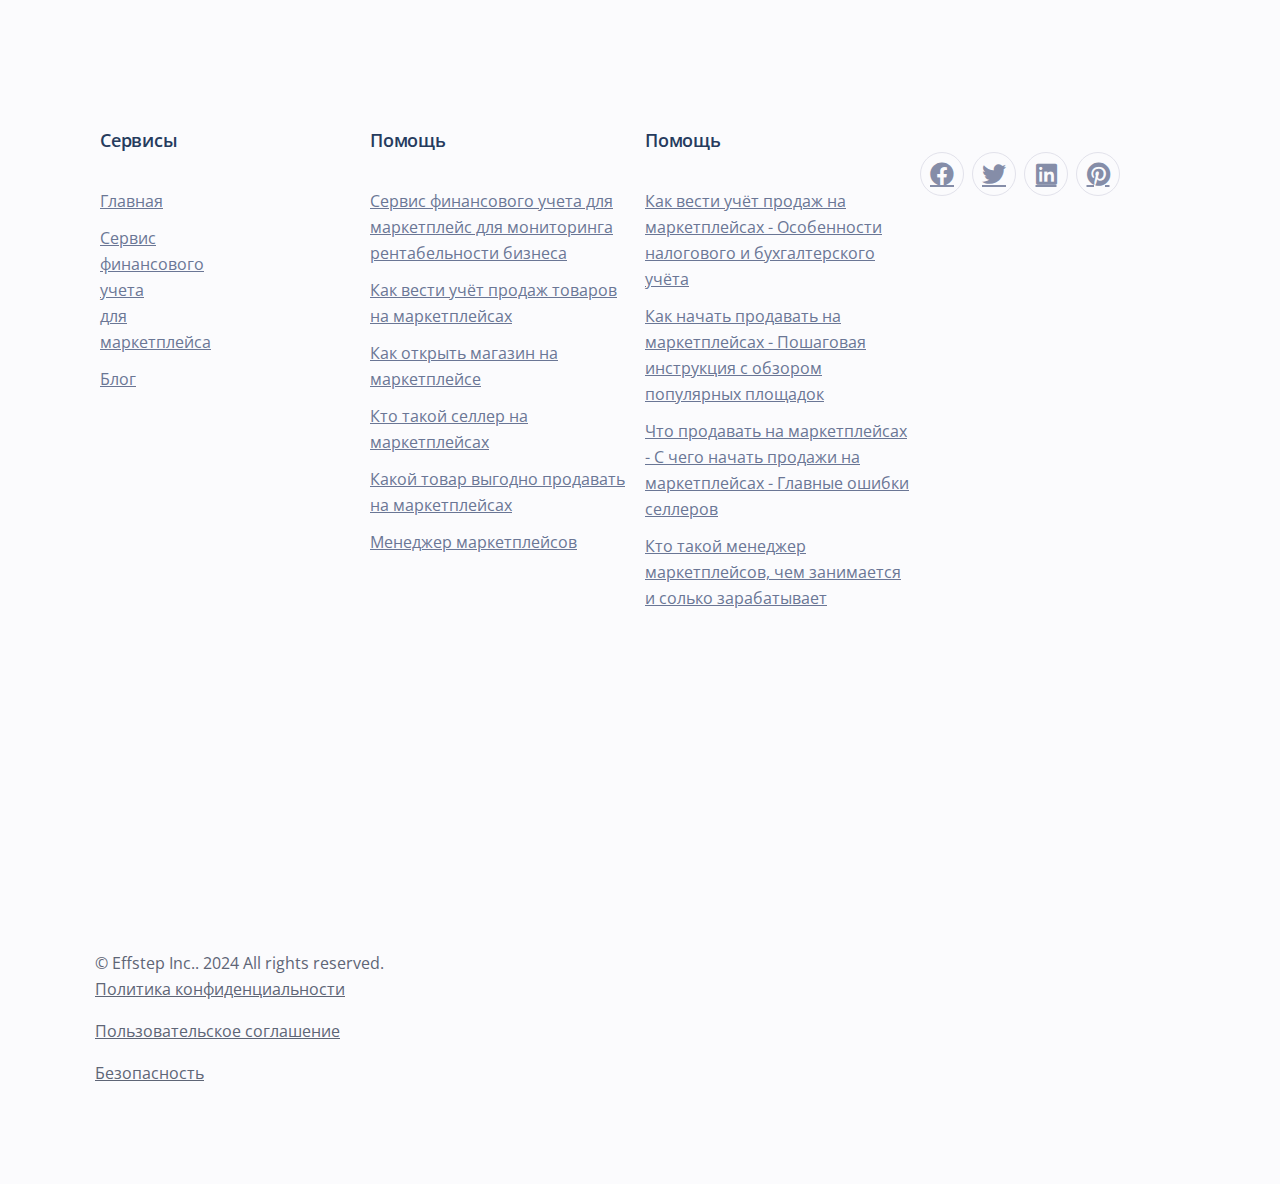
<file: howtostartfinance.html>
<!DOCTYPE html>
<html lang="en">
<head>
    <meta charset="utf-8">
    <meta name="viewport" content="width=device-width, initial-scale=1, shrink-to-fit=no">
    
    <!-- SEO Meta Tags -->
    <meta name="description" content="Your description">
    <meta name="author" content="Your name">

    <!-- OG Meta Tags to improve the way the post looks when you share the page on Facebook, Twitter, LinkedIn -->
	<meta property="og:site_name" content="" /> <!-- website name -->
	<meta property="og:site" content="" /> <!-- website link -->
	<meta property="og:title" content=""/> <!-- title shown in the actual shared post -->
	<meta property="og:description" content="" /> <!-- description shown in the actual shared post -->
	<meta property="og:image" content="" /> <!-- image link, make sure it's jpg -->
	<meta property="og:url" content="" /> <!-- where do you want your post to link to -->
	<meta name="twitter:card" content="summary_large_image"> <!-- to have large image post format in Twitter -->

    <!-- Webpage Title -->
    <title>Article Details - Nubis</title>
    
       <!-- Styles -->
       <link href="https://fonts.googleapis.com/css2?family=Open+Sans:ital,wght@0,400;0,600;0,700;1,400&display=swap" rel="stylesheet">
       <link href="css/bootstrap.min.css" rel="stylesheet">
       <link href="css/fontawesome-all.min.css" rel="stylesheet">
       <link href="css/swiper.css" rel="stylesheet">
       <link href="css/styles.css" rel="stylesheet">
       
       <!-- Favicon  -->
       <link rel="icon" href="images/snapedit_1708362684603.png">
   </head>
   <body data-bs-spy="scroll" data-bs-target="#navbarExample">
       
       <!-- Navigation -->
       <nav id="navbarExample" class="navbar navbar-expand-lg fixed-top navbar-light" aria-label="Main navigation">
           <div class="container">
   
               <!-- Image Logo -->
               <a class="navbar-brand logo-image" href="index.html" ><img src="images/snapedit_1708362684603.png" alt="alternative"></a> 
   
               <!-- Text Logo - Use this if you don't have a graphic logo -->
               <a class="navbar-brand logo-text" href="index.html">Effstep</a>
   
               <button class="navbar-toggler p-0 border-0" type="button" id="navbarSideCollapse" aria-label="Toggle navigation">
                   <span class="navbar-toggler-icon"></span>
               </button>
   
               <div class="navbar-collapse offcanvas-collapse" id="navbarsExampleDefault">
                   <ul class="navbar-nav ms-auto navbar-nav-scroll">
                       <li class="nav-item">
                           <a class="nav-link active" aria-current="page" href="#services">Для кого</a>
                       </li>
                       <li class="nav-item">
                           <a class="nav-link" href="#customers">Возможности</a>
                       </li>
                       <li class="nav-item">
                           <a class="nav-link" href="#tarif">Тарифы</a>
                       </li>
                       <li class="nav-item">
                           <a class="nav-link" href="#video">Видеообзор</a>
                       </li>
                       <!-- <li class="nav-item dropdown">
                           <a class="nav-link dropdown-toggle" href="#" id="dropdown01" data-bs-toggle="dropdown" aria-expanded="false">Drop</a>
                           <ul class="dropdown-menu" aria-labelledby="dropdown01">
                               <li><a class="dropdown-item" href="article.html">Article Details</a></li>
                               <li><div class="dropdown-divider"></div></li>
                               <li><a class="dropdown-item" href="terms.html">Terms Conditions</a></li>
                               <li><div class="dropdown-divider"></div></li>
                               <li><a class="dropdown-item" href="privacy.html">Privacy Policy</a></li>
                           </ul>
                       </li>
                   </ul> -->
                   <span class="nav-item">
                       <a class="btn-solid-sm1" href="#modal">Войти</a>
                       <a class="btn-solid-sm" href="#contact", style="background-color: #349F65;">Начать бесплатно</a>
                   </span>
               </div> <!-- end of navbar-collapse -->
           </div> <!-- end of container -->
       </nav> <!-- end of navbar -->
       <!-- end of navigation -->


    <!-- Header -->
    <header class="ex-header">
      
    </header> <!-- end of ex-header -->
    <!-- end of header -->

<!-- В рассказе Зощенко "Фотокарточка" одному мужчине необходимо было сделать фото для пропуска. Однако на полученной карточке он обнаружил себя совсем не таким - с престарелой внешностью и впалыми щеками. Переделывать работу не захотели, а в милиции отказались ее принять. В отчаянии рассказчик захотел приобрести готовые снимки другого человека. Однако сержант указал мужчине, что на фото женщина, и это вызвало у стража порядка серьезные подозрения. Через неделю мучений рассказчик внешне стал похож на свою фотокопию  - у милиционера не было причин отказывать в выдаче пропуска. 

 

В этой статье блога мы дадим инструкцию, как сделать фотографии так, чтобы полученный товар удовлетворил ожидания клиента и не вызвал разочарования. 

  -->
    <!-- Basic -->
    <!-- <div class="ex-basic-1 pt-5 pb-5">
        <div class="container">
            <div class="row">
                <div class="col-lg-12">
                    <img class="img-fluid mt-5 mb-3" src="images/_106beb75-525b-42b8-a88e-2f834cc1ca3c (1) 1 (1).png" alt="alternative">
                </div>  end of col -->
            </div> <!-- end of row -->
        </div> <!-- end of container -->
    <!-- </div> end of ex-basic-1 --> 
    <!-- end of basic -->


    <!-- Basic -->
    <div class="ex-basic-1 pt-4">
        <div class="container">
            <div class="row">
                <div class="col-xl-10 offset-xl-1">
                    <h1>Как вести бухгалтерию на маркетплейсах: нюансы и особенности  </h1>
                   
                   <p>Маркетплейсы - это популярные платформы для торговли товарами и услугами, требующие особого подхода к ведению бухгалтерского учета. В этой статье мы рассмотрим основные особенности учета для маркетплейсов, оптимальные системы налогообложения, документооборот, программное обеспечение и распространенные проблемы в бухгалтерии для партнеров торговых платформ. </p>
                  <h2>Содержание</h2>
                   <ul>
                    <li><a href="#1">Особенности учета для маркетплейсов</a></li>
                    <li><a href="#2">Кто должен вести бухгалтерский учет</a></li>
                    <li><a href="#3">Какие системы налогообложения подходят</a></li>
                    <li><a href="#4">Документооборот при торговле через маркетплейс</a></li>
                    <li><a href="#5">Программа для учёта торговли через маркетплейсы</a></li>
                    <li><a href="#6">Распространенные проблемы в бухгалтерии для партнеров торговых платформ</a></li>
                </ul>
                   
                   
                   
                   
                   <!-- <img class="img-fluid mb-5" src="images/photo_2024-03-13_20-39-34.jpg" alt="alternative">  -->
                    <h2  id="1"   class="mb-3">Особенности учета для маркетплейсов </h2>
                    <p>При продажах через маркетплейсы возникает необходимость учитывать все финансовые операции, включая продажи, комиссии, вознаграждения и прочие расходы. Также нужно контролировать возвраты и обработку платежей. Ведение бухгалтерского учета на маркетплейсах требует и управления запасами, настройки программного обеспечения,  анализа продаж. Обязательно требуется правильная классификация товаров в строгом соответствии с их видами и характеристиками. К примеру, некоторые товарные позиции могут подлежать обязательной маркировке или у них очень короткий срок годности. Все эти особенности необходимо отражать в бухгалтерии.  </p>
                    <h2 id="2" class="mb-3">Кто должен вести бухгалтерский учет при продажах через маркетплейсы </h2>
                    <p>В большинстве случаев предприниматель сам ведет бухгалтерию своего бизнеса.  Это может быть как индивидуальные предприниматели, так и юридические лица. Однако при необходимости, можно обратиться к профессиональному бухгалтеру или в аутсорсинговую компанию, специализирующуюся на бухгалтерии для маркетплейсов. </p>
                    
                    <h2 id="3" class="mb-3">Какие системы налогообложения подходят для торговли через маркетплейс </h2>

                    <p>Выбор системы налогообложения зависит от объема продаж и правовых требований в стране, в которой ведется бизнес. Наиболее распространенными системами налогообложения для маркетплейсов являются общая система налогообложения (ОСНО) и упрощенная система налогообложения (УСН). Важно выбрать оптимальную систему, учитывая объем и характер торговли. Важно знать, что торговать на патенте через российские маркетплейсы нельзя. Это связано с тем, что такая онлайн торговля не относится к рознице в целях использования ПСН (пп. 1 п. 3 ст. 346.43 НК РФ). Есть торговый площадки, например Wildberries, которые сотрудничают и с самозанятыми, но в этом случае предприниматели не могут нанимать работников и вести торговлю чужими товарами.  </p>
                    
                    <h3 class="mb-3">Налоговый учёт расчётов с маркетплейсами при ОСНО  </h3>
                    
                    <p>При использовании ОСНО, необходимо учитывать налоговый учет всех расчетов с маркетплейсами, включая комиссии и вознаграждения. Это сложная система, при которой необходимо вести бухгалтерский учет в полных объемах и платить налоги по высоким ставкам — 20% от прибыли и от 10 до 20% налога на добавленную стоимость. Кроме того, нужно будет учитывать и другие налоги, напрямую не связанные с продажами. Такой вариант подойдёт для среднего и крупного бизнеса, когда предприниматели не хотят ограничивать себя в найме сотрудников и объемах доходов. При общей системе налогообложения прибыль юридических лиц облагается соответствующим налогом. Если же ОСНО применяет предприниматель, то он должен платить НДФЛ. Все бизнесмены на ОСНО платят НДС. </p>
                    
                    <h3 class="mb-3">Налоговый учёт расчётов с маркетплейсами при УСН  </h3>
                    <p>При использовании УСН, учет расчетов с маркетплейсами проще, так как налоговая база рассчитывается на основе оборота, а не прибыли. УСН можно посоветовать большинству предпринимателей. Большой плюс в минимуме отчетности и низких ставках. Подойдет всем  

                        организациям, не планирующим нанимать в штат более сотни человек. Их годовой доход не должен превышать 150 миллионов рублей. Упрощенка является гибким режимом. Есть возможность выбирать налоговую базу в зависимости от вида своей деятельности и особенностей процесса онлайн торговли. </p>
                        <h2 class="mb-3">Методы оптимизации налогов  </h2>
                        <p>Существуют различные методы оптимизации налогов для предпринимателей на маркетплейсах, такие как использование налоговых вычетов и учетных политик. </p>

                        <h2 class="mb-3" id="4">Документооборот при торговле через маркетплейс </h2>
                        <p>Документооборот при торговле через маркетплейсы включает в себя работу по договорам с покупателями и маркетплейсами, оформление кассовых чеков, актов выполненных работ, выписку счет-фактур, маркировку товаров и другие аспекты. 

                            Маркетплейсами формируются отчетные документы по продажам и отправляются в личный кабинет продавцов. Как правило, это происходит в начале каждого месяца за отчетный период. На многих популярных торговых площадках сопроводительную документацию, например, транспортные накладные или накладные на передачу товара можно самостоятельно формировать в личном кабинете. Передача юридически значимых документов осуществляется у некоторых маркетплейсов через собственный портал или через  
                            
                            операторов электронного документооборота. </p>


                            <h3 class="mb-3">По какому договору работают маркетплейсы  </h3>
                            <p>Маркетплейсы работают на основе агентских договоров, соглашений о сотрудничестве или лицензионных соглашений. Ведущие российские торговые площадки заключают с продавцами именно агентский договор, который учитывает варианты доставки товаров (с собственных складов предпринимателей или со склада маркетплейса). Прописывается  размер и порядок выплаты агентских вознаграждений из общего объема выручки.  </p>
                            <h3 class="mb-3">Как отражать в бухучёте расчёты по агентскому договору  </h3>
                            <p>Расчеты по агентскому договору отражаются в бухгалтерии в виде комиссий или вознаграждений за услуги. </p>

                            <h3 class="mb-3">Нужен ли ЭДО для ведения учета на маркетплейсах   </h3>
                            <p>Электронный документооборот (ЭДО) может быть полезным инструментом для упрощения и автоматизации процесса ведения учета на маркетплейсах. Продавцы могут отправлять маркетплейсу первичную документацию: счета-фактуры, акты об оказании услуг, накладные, универсальные передаточные документы (УПД), договоры и т. д. В электронном виде проще избежать ошибок. Это можно сделать через личные кабинеты с помощью встроенных инструментов или через какие-то сторонние системы ЭДО, например, «СФЕРА Курьер»,  «Контур.Диадок». </p>



                            <h2 class="mb-3" id="5">Программа для учёта торговли через маркетплейсы  </h2>
                            <p>Выбор программного обеспечения для учета торговли через маркетплейсы играет важную роль. Важно понимать, что не все учетные системы подходят для этого. Для финансового учета на маркетплейс рекомендуем максимально удобный <a href="index.html" style="color:#0000FF">сервис Effstep</a>. В нем присутствует функционал для торговли на маркетплейсах, включающий в себя учет по агентской схеме, распознавание отчетов посредников, контроль остатков на складах и т.д. </p>
                            <h2 class="mb-3">Статистика и аналитика продаж на маркетплейсах   </h2>
                            <p>Важным аспектом учета на маркетплейсах является анализ продаж и статистика, которые помогут оптимизировать бизнес-процессы. На популярных платформах есть собственные  

                                бесплатные инструменты, позволяющие собирать основную статистику и проводить анализ по продажам для управленческого учета. Например, на Wildberries они доступны в личном кабинете в WB Partners. В ЛК Ozon есть аналитика по заказам, товарам, начислениям и возвратам. Встроенные инструменты аналитики маркетплейсов позволяют собирать базовую информацию по продажам, помогают вести контроль и вовремя пополнять складские запасы, планировать сроки закупок, делать корректировки по ассортименту и грамотно подбирать инструменты продвижения.  
                               <strong>Для аналитики продаж на маркетплейс рекомендуем максимально удобный <a href="index.html" style="color: #0000FF;">сервис Effstep</a> </strong> 
                            </p>



                            <h3 class="mb-3">Обработка возвратов  </h3>
                            <p>Обработка возвратов также требует учета и отражения в бухгалтерии. Необходимо учитывать возвраты товаров и возможные затраты на их обработку. </p>


                            <h3 class="mb-3">Ручной ввод данных   </h3>
                            <p>В некоторых случаях может потребоваться ручной ввод данных в бухгалтерию, особенно если системы автоматического импорта данных недоступны. </p>




                            <h3 class="mb-3">Несвоевременное оформление документов и отчетности  </h3>
                            <p>Ведение бухгалтерии на маркетплейсах требует своевременного оформления документов и отчетности, чтобы избежать проблем с налоговыми органами. Несвоевременное оформление документации может привести к штрафам и проблемам с контролирующими органами. </p>

                            <h3 class="mb-3">Управление запасами  </h3>
                            <p>Учет и управление запасами является важным аспектом бухгалтерии на маркетплейсах. Необходимо отслеживать входящие и исходящие товары, правильно отражать все операции, а также контролировать уровень запасов.  </p>

                            <h3 class="mb-3">Настройка программного обеспечения   </h3>
                            <p>При ведении бухгалтерии на маркетплейсах, необходимо правильно настроить программное обеспечение для автоматического импорта данных, формирования отчетов и других бухгалтерских операций</p>
                            

                            <h3 class="mb-3">Касса и маркировка товаров  </h3>
                            <p>При продажах через маркетплейсы важно учитывать кассовые операции и соответствующую маркировку товаров, в соответствии с требованиями законодательства. </p>


                            <h3 class="mb-3">Касса  </h3>
                            <p>При продажах через маркетплейсы онлайн-касса не нужна. Все крупнейшие площадки (Вайлдберриз, Озон, Алиэкспресс) сами формируют чеки для покупателей и направляют их в налоговую. </p>



                            <h4 class="mb-3">Маркировка </h4>
                            <p>Если люди реализуют через маркетплейсы товары, которые подлежат обязательной маркировке (детская одежда, парфюмерия, обувь), то нужно фиксировать их оборот, как и при офлайн-торговле. </p>


                            <h4 class="mb-3">Кассовый чек при продажах через маркетплейс  </h4>
                            <p>Кассовый чек должен быть корректно оформлен при каждой продаже через маркетплейсы. </p>



                            <h2 class="mb-3" id="6">Распространенные проблем в бухгалтерии для партнеров торговых платформ  </h2>
                            <p>Некоторые распространенные проблемы, с которыми сталкиваются партнеры торговых платформ, включают неправильную классификацию доходов, неполный учет расходов, ошибки в учете НДС, неверную обработку возвратов и проблемы с документооборотом. 

                                Ведение бухгалтерии на маркетплейсах требует внимания к деталям и знание специфики данной отрасли. Только так можно не нарушать действующее законодательство, эффективно управлять финансами и принимать оптимальные бизнес-решения, ведущие к росту прибыли.  </p>


                </div>
            </div>
        </div>
    </div>
    

    <!-- Cards -->
    <!-- <div class="ex-cards-1 pt-3 pb-3">
        <div class="container">
            <div class="row">
                <div class="col-lg-12">
                    
                     Card -->
                    <!-- <div class="card">
                        <ul class="list-unstyled">
                            <li class="d-flex">
                                <span class="fa-stack">
                                    <span class="fas fa-circle fa-stack-2x"></span>
                                    <span class="fa-stack-1x">1</span>
                                </span>
                                <div class="flex-grow-1">
                                    <h5>High Quality Service</h5>
                                    <p>Features include an eye catching morphtext in the header, details lightbox for more details information</p>
                                </div>
                            </li>
                        </ul>
                    </div> end of card -->
                    <!-- end of card -->
                    
                    <!-- Card -->
                    <!-- <div class="card">
                        <ul class="list-unstyled">
                            <li class="d-flex">
                                <span class="fa-stack">
                                    <span class="fas fa-circle fa-stack-2x"></span>
                                    <span class="fa-stack-1x">2</span>
                                </span>
                                <div class="flex-grow-1">
                                    <h5>Prompt Timely Delivery</h5>
                                    <p>Statistics numbers for important values, card slider for testimonials, image slider for customer logos</p>
                                </div>
                            </li>
                        </ul>
                    </div> end of card -->
                    <!-- end of card -->
                    
                    <!-- Card -->
                    <!-- <div class="card">
                        <ul class="list-unstyled">
                            <li class="d-flex">
                                <span class="fa-stack">
                                    <span class="fas fa-circle fa-stack-2x"></span>
                                    <span class="fa-stack-1x">2</span>
                                </span>
                                <div class="flex-grow-1">
                                    <h5>Skilled Team Involved</h5>
                                    <p>Some useful extra pages are bundled with the template lik article details, terms conditions and privacy policy</p>
                                </div>
                            </li>
                        </ul>
                    </div> end of card -->
                    <!-- end of card -->

                <!-- </div>  end of col -->   
            <!-- </div> end of row    -->
        </div> <!-- end of container -->   
    </div> <!-- end of ex-cards-1 -->
    <!-- end of cards --> 



    <footer class="new_footer_area bg_color">
        <div class="new_footer_top">
            <div class="container">
                <div class="row">
                    <div class="col-lg-3 col-md-6">
                        <div class="f_widget company_widget wow fadeInLeft" data-wow-delay="0.2s" style="visibility: visible; animation-delay: 0.2s; animation-name: fadeInLeft;">
                            <div class="col-lg-3 col-md-6">
                                <div class="f_widget about-widget pl_70 wow fadeInLeft" data-wow-delay="0.4s" style="visibility: visible; animation-delay: 0.4s; animation-name: fadeInLeft;">
                                    <h3 class="f-title f_600 t_color f_size_18">Сервисы</h3>
                                    <ul class="list-unstyled f_list">
                                        <li><a href="#">Главная</a></li>
                                        <li><a href="#">Сервис финансового учета для маркетплейса</a></li>
                                        <li><a href="#">Блог</a></li>
                                        <!-- <li><a href="#">Desktop</a></li>
                                        <li><a href="#">Projects</a></li>
                                        <li><a href="#">My tasks</a></li> -->
                                    </ul>
                                </div>
                            </div>
                        </div>
                    </div>
                    
                    <div class="col-lg-3 col-md-6">
                        <div class="f_widget about-widget pl_70 wow fadeInLeft" data-wow-delay="0.6s" style="visibility: visible; animation-delay: 0.6s; animation-name: fadeInLeft;">
                            <h3 class="f-title f_600 t_color f_size_18">Помощь</h3>
                            <ul class="list-unstyled f_list">
                                <li><a href="#">Сервис финансового учета для маркетплейс для мониторинга рентабельности бизнеса</a></li>
                                <li><a href="#">Как вести учёт продаж товаров на маркетплейсах</a></li>
                                <li><a href="#">Как открыть магазин на маркетплейсе</a></li>
                                <li><a href="#">Кто такой селлер на маркетплейсах</a></li>
                                <li><a href="#">Какой товар выгодно продавать на маркетплейсах</a></li>
                                <li><a href="#">Менеджер маркетплейсов</a></li>
                            </ul>
                        </div>
                    </div>
                    <div class="col-lg-3 col-md-6">
                        <div class="f_widget about-widget pl_70 wow fadeInLeft" data-wow-delay="0.6s" style="visibility: visible; animation-delay: 0.6s; animation-name: fadeInLeft;">
                            <h3 class="f-title f_600 t_color f_size_18">Помощь</h3>
                            <ul class="list-unstyled f_list">
                                <li><a href="#">Как вести учёт продаж на маркетплейсах - Особенности налогового и бухгалтерского учёта </a></li>
                                <li><a href="#">Как начать продавать на маркетплейсах - Пошаговая инструкция с обзором популярных площадок</a></li>
                                <li><a href="#"> Что продавать на маркетплейсах - С чего начать продажи на маркетплейсах - Главные ошибки селлеров</a></li>
                                <li><a href="#">Кто такой менеджер маркетплейсов, чем занимается и солько зарабатывает</a></li>
                             
                            </ul>
                        </div>
                    </div>
                    <!-- <div class="col-lg-3 col-md-6">
                        <div class="f_widget about-widget pl_70 wow fadeInLeft" data-wow-delay="0.6s" style="visibility: visible; animation-delay: 0.6s; animation-name: fadeInLeft;">
                            <h3 class="f-title f_600 t_color f_size_18">Помощь</h3>
                            <ul class="list-unstyled f_list">
                                <li><a href="#"> легенда</a></li>
                                <li><a href="#">H1</a></li>
                                <li><a href="#">Тайтл </a></li>
                                <li><a href="#">Налчие ТЗ</a></li>
                                <li><a href="#">Готово</a></li>
                             
                            </ul>
                        </div>
                    </div> -->
                    
                    <div class="col-lg-3 col-md-6">
                        <div class="f_widget social-widget pl_70 wow fadeInLeft" data-wow-delay="0.8s" style="visibility: visible; animation-delay: 0.8s; animation-name: fadeInLeft;">
                            <h3 class="f-title f_600 t_color f_size_18"></h3>
                            <div class="f_social_icon">
                                <a href="#" class="fab fa-facebook"></a>
                                <a href="#" class="fab fa-twitter"></a>
                                <a href="#" class="fab fa-linkedin"></a>
                                <a href="#" class="fab fa-pinterest"></a>
                            </div>
                        </div>
                    </div>
                </div>
            </div>
            <div class="footer_bg">
                <div class="footer_bg_one"></div>
                <div class="footer_bg_two"></div>
            </div>
        </div>
        <div class="footer_bottom">
            <div class="container">
                <div class="row align-items-center">
                    <div class="col-lg-6 col-sm-7">
                        <p class="mb-0 f_400">© Effstep  Inc.. 2024 All rights reserved.</p>
                    </div>
                    <div class="col-lg-6 col-sm-5 text-right">
                        
    
                    </div>
                    <div class="col-lg-6 col-sm-5 text-right">
                        <p><i class="icon_heart"></i>  <a href="https://disk.yandex.ru/i/Wa7fAEPeecyRpA" target="_blank">Политика конфиденциальности</a></p>
                        <p><i class="icon_heart"></i>  <a href="https://disk.yandex.ru/i/kFvicrs1P69Kgg" target="_blank">Пользовательское соглашение
                        </a></p>
                        <p><i class="icon_heart"></i>  <a href="https://disk.yandex.ru/i/keK98jl77LvasA" target="_blank">Безопасность</a></p>
    
                    </div>
                    <div class="col-lg-6 col-sm-5 text-right">
                        
    
                    </div>
                </div>
            </div>
        </div>
    </footer>
        
    
        <!-- Back To Top Button -->
        <button onclick="topFunction()" id="myBtn">
            <img src="images/up-arrow.png" alt="alternative">
        </button>
        <!-- end of back to top button -->
            
        <!-- Scripts -->
        <script src="js/bootstrap.min.js"></script> <!-- Bootstrap framework -->
        <script src="js/swiper.min.js"></script> <!-- Swiper for image and text sliders -->
        <script src="js/scripts.js"></script> <!-- Custom scripts -->
    
    
    </body>
    </html>
</file>
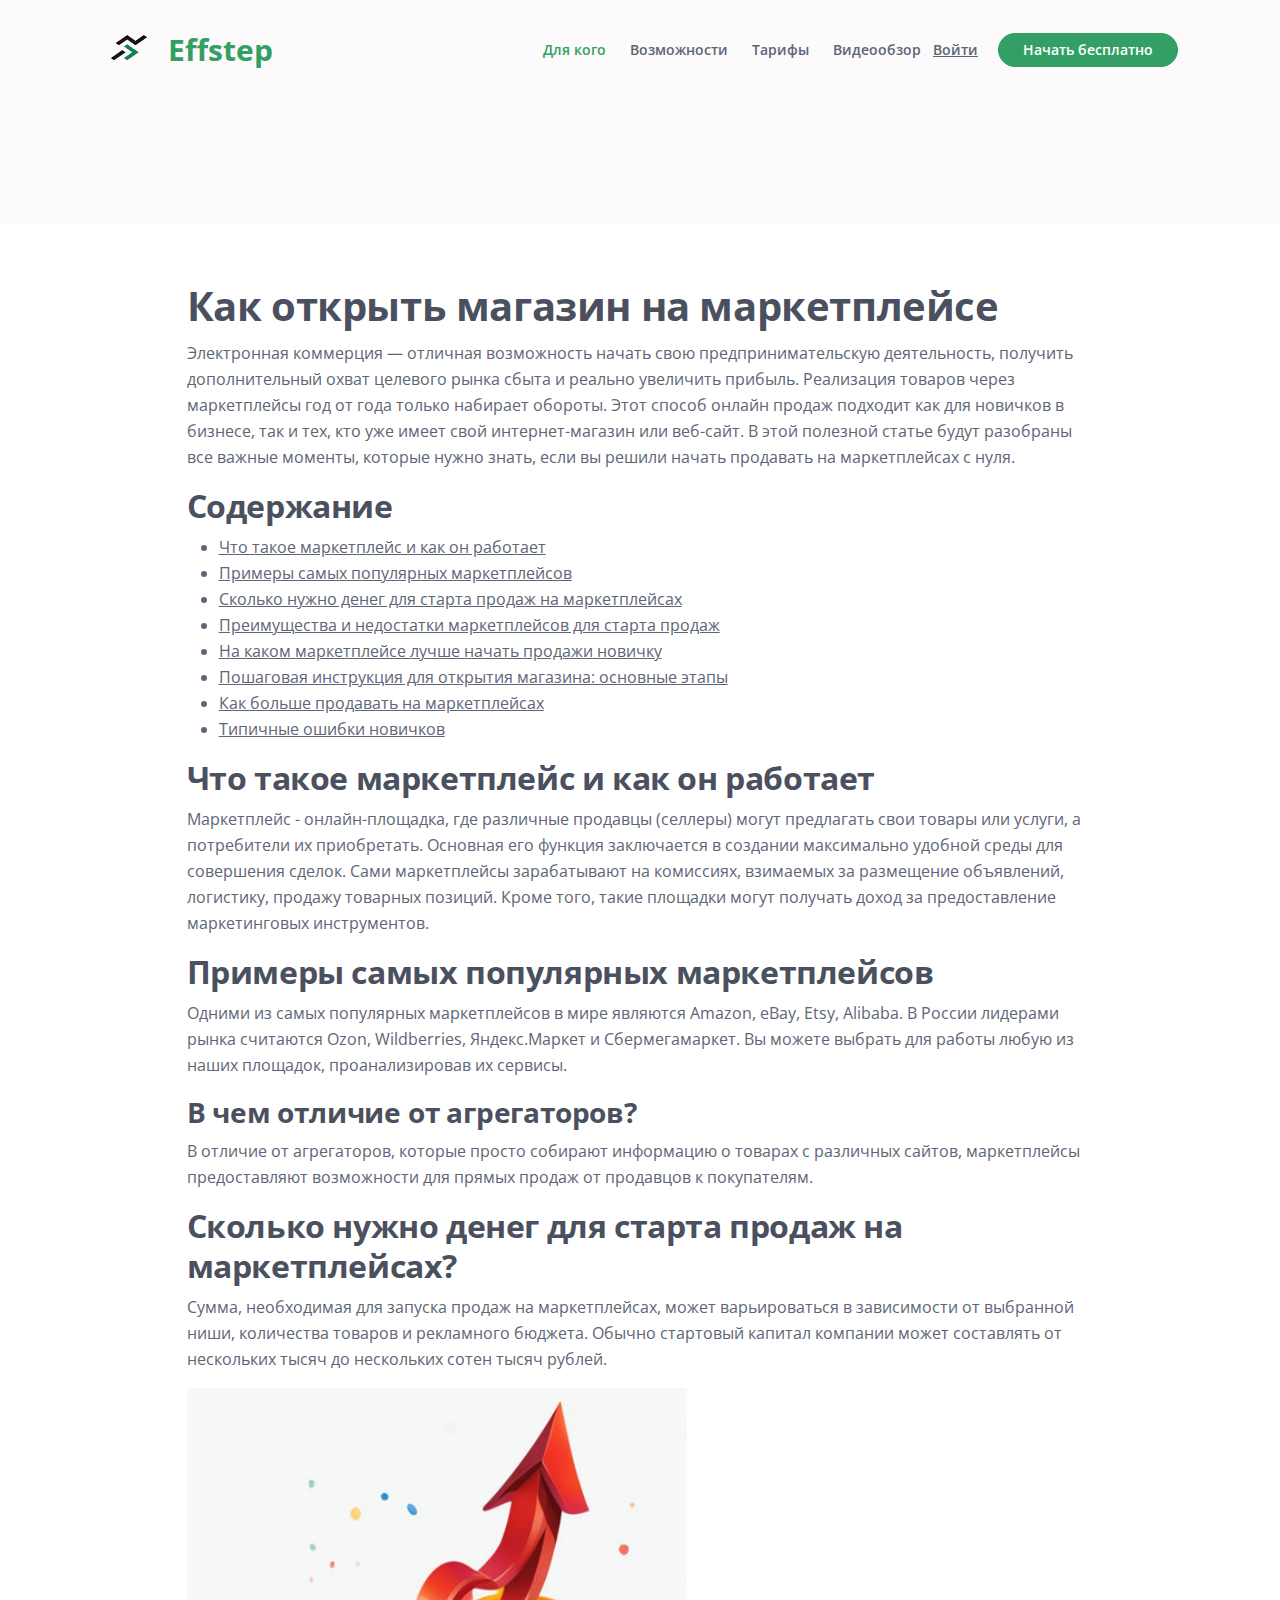
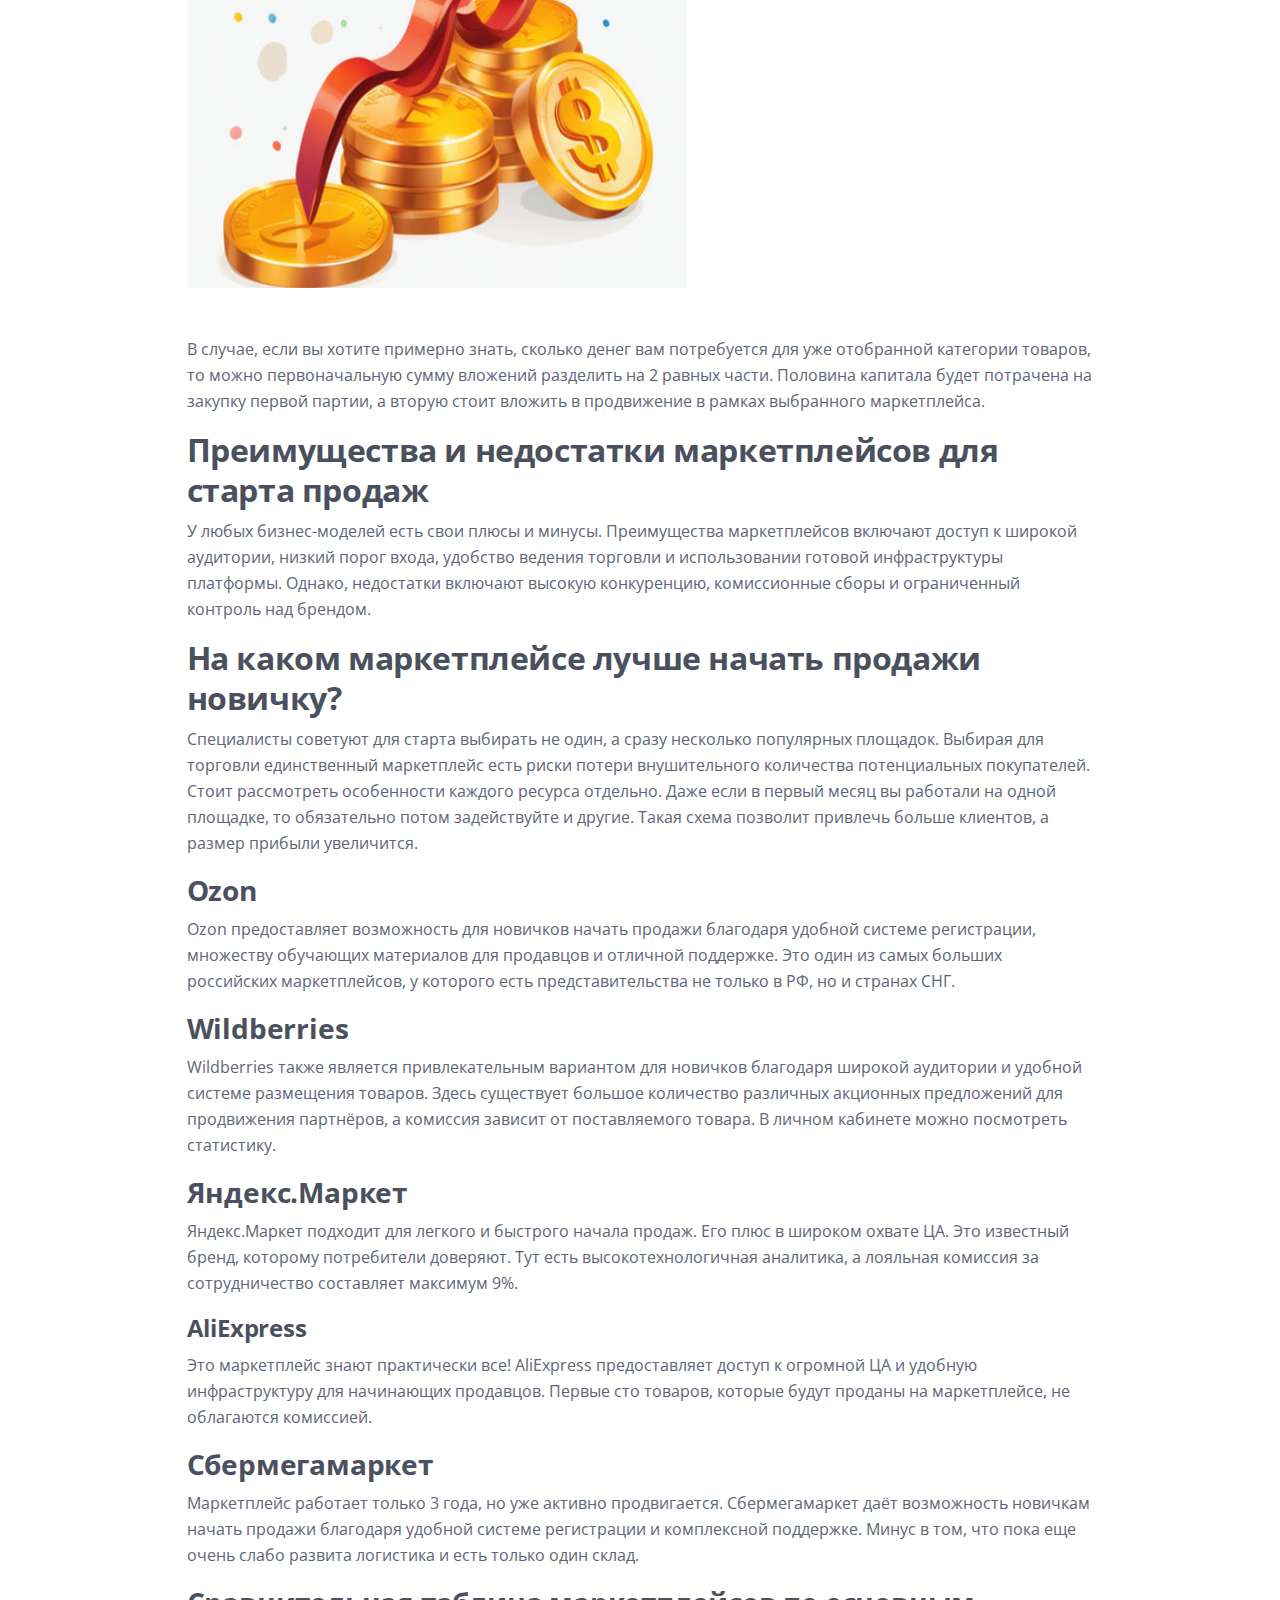
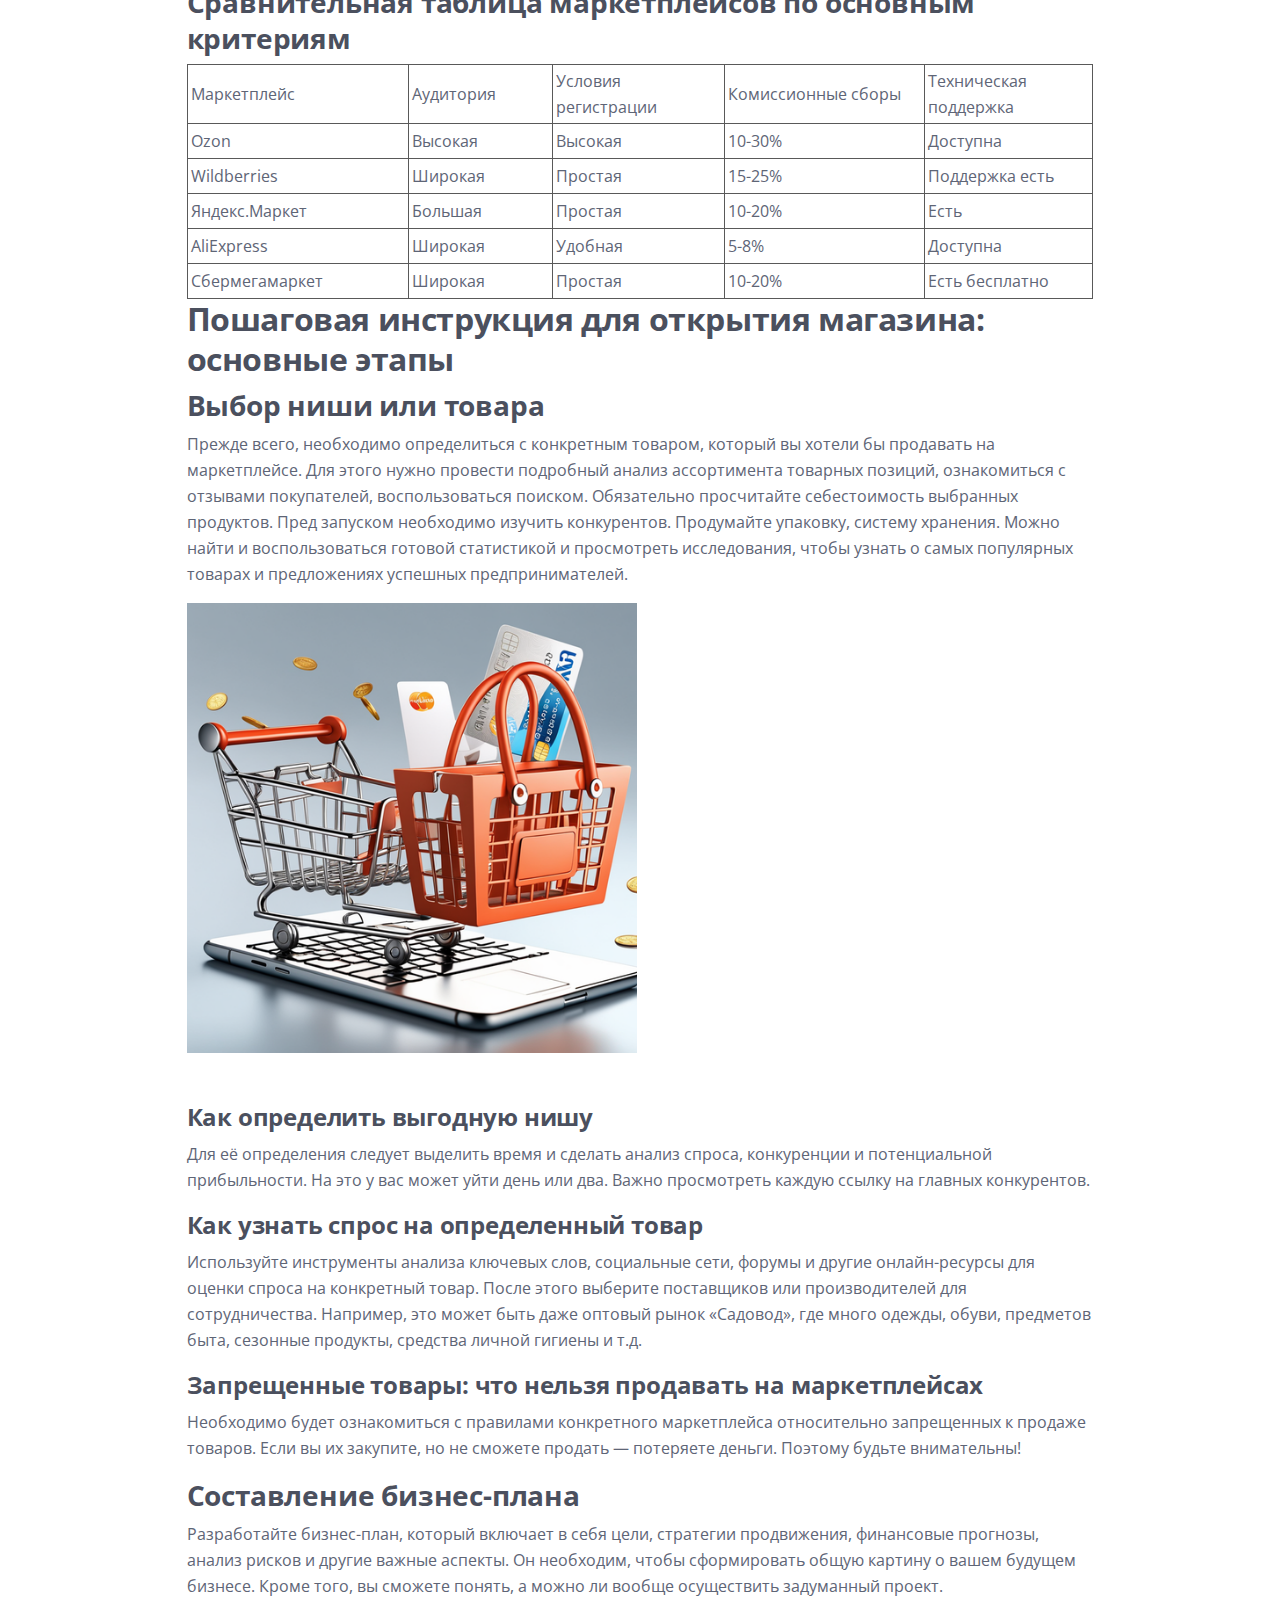
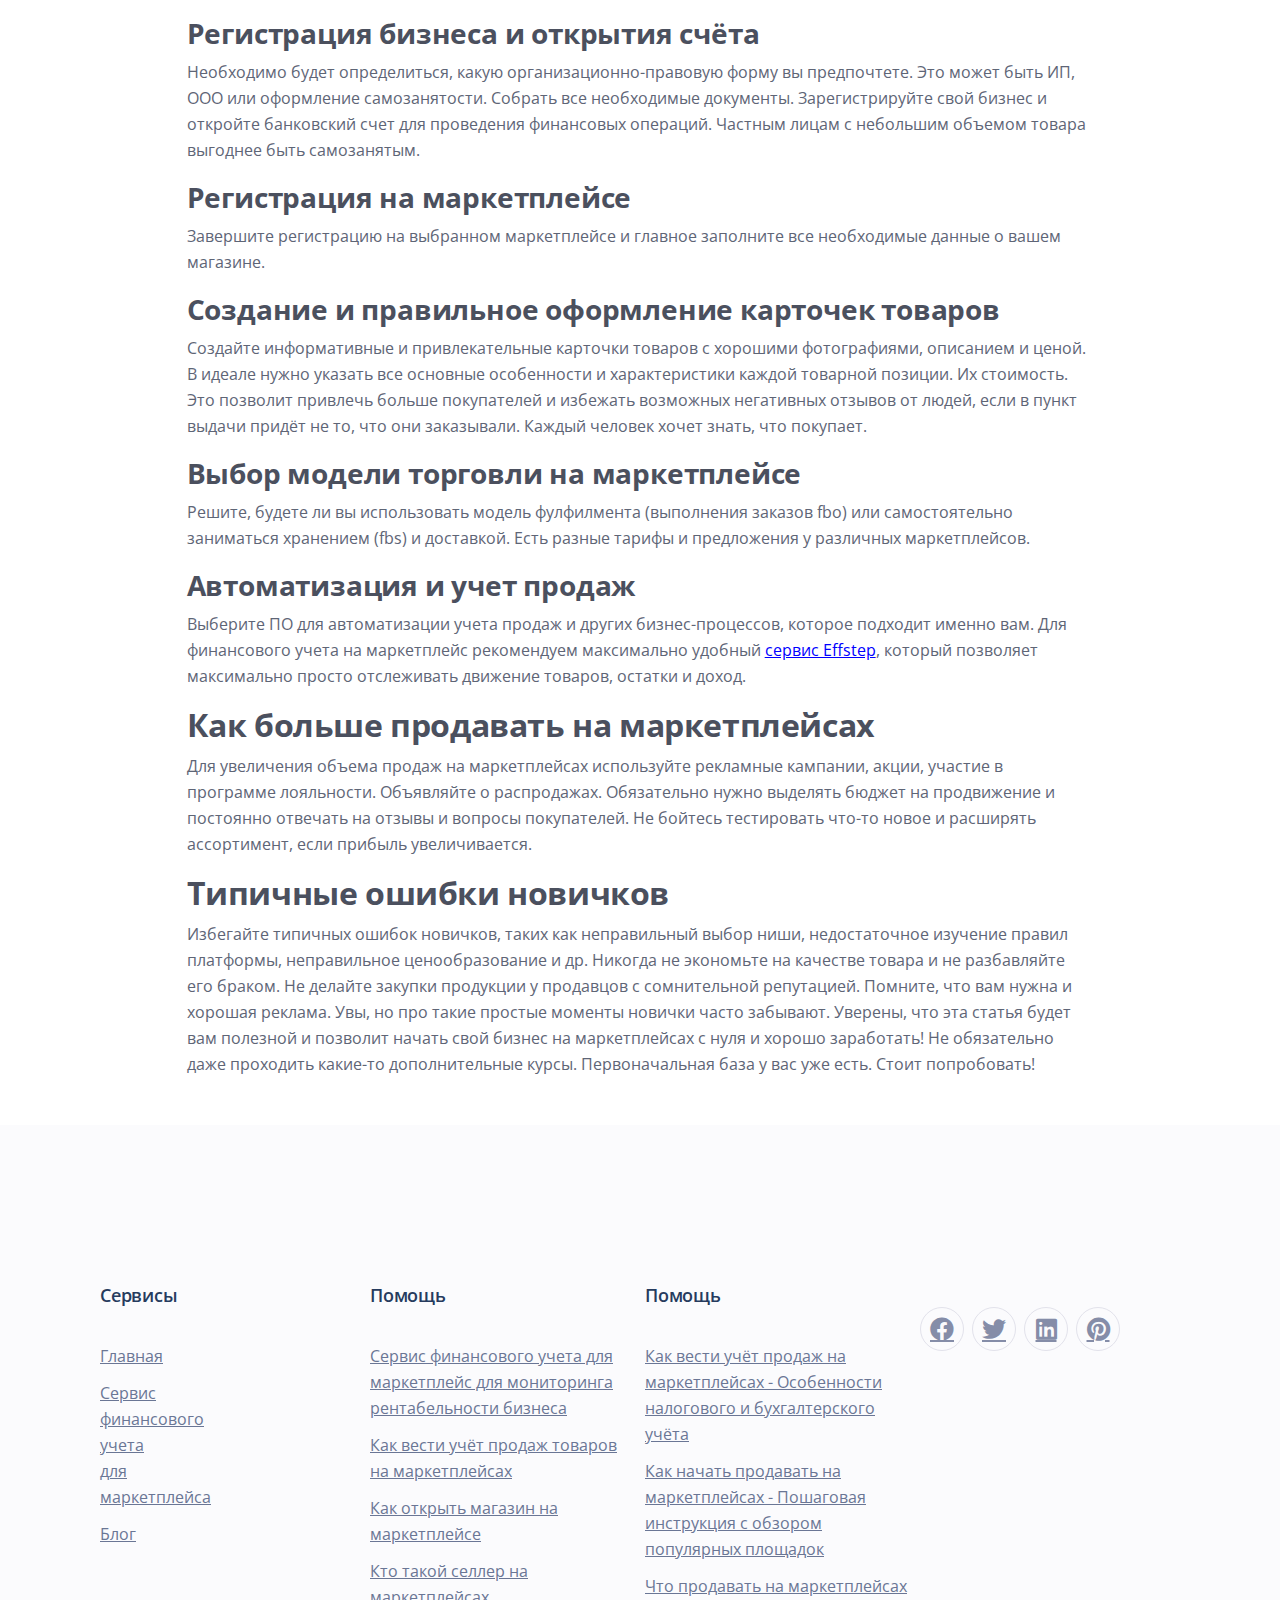
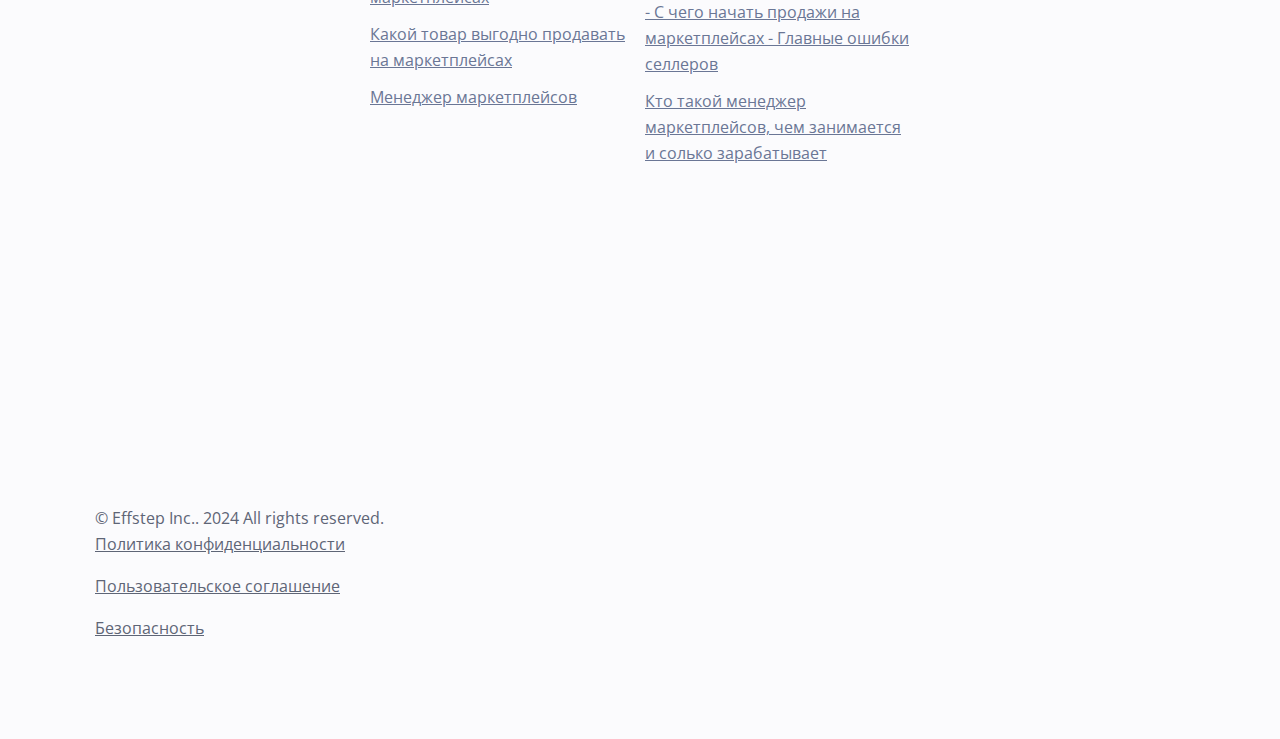
<file: howtostartsell.html>
<!DOCTYPE html>
<html lang="en">
<head>
    <meta charset="utf-8">
    <meta name="viewport" content="width=device-width, initial-scale=1, shrink-to-fit=no">
    
    <!-- SEO Meta Tags -->
    <meta name="description" content="Your description">
    <meta name="author" content="Your name">

    <!-- OG Meta Tags to improve the way the post looks when you share the page on Facebook, Twitter, LinkedIn -->
	<meta property="og:site_name" content="" /> <!-- website name -->
	<meta property="og:site" content="" /> <!-- website link -->
	<meta property="og:title" content=""/> <!-- title shown in the actual shared post -->
	<meta property="og:description" content="" /> <!-- description shown in the actual shared post -->
	<meta property="og:image" content="" /> <!-- image link, make sure it's jpg -->
	<meta property="og:url" content="" /> <!-- where do you want your post to link to -->
	<meta name="twitter:card" content="summary_large_image"> <!-- to have large image post format in Twitter -->

    <!-- Webpage Title -->
    <title>Article Details - Nubis</title>
    
       <!-- Styles -->
       <link href="https://fonts.googleapis.com/css2?family=Open+Sans:ital,wght@0,400;0,600;0,700;1,400&display=swap" rel="stylesheet">
       <link href="css/bootstrap.min.css" rel="stylesheet">
       <link href="css/fontawesome-all.min.css" rel="stylesheet">
       <link href="css/swiper.css" rel="stylesheet">
       <link href="css/styles.css" rel="stylesheet">
       
       <!-- Favicon  -->
       <link rel="icon" href="images/snapedit_1708362684603.png">
   </head>
   <body data-bs-spy="scroll" data-bs-target="#navbarExample">
       
       <!-- Navigation -->
       <nav id="navbarExample" class="navbar navbar-expand-lg fixed-top navbar-light" aria-label="Main navigation">
           <div class="container">
   
               <!-- Image Logo -->
               <a class="navbar-brand logo-image" href="index.html" ><img src="images/snapedit_1708362684603.png" alt="alternative"></a> 
   
               <!-- Text Logo - Use this if you don't have a graphic logo -->
               <a class="navbar-brand logo-text" href="index.html">Effstep</a>
   
               <button class="navbar-toggler p-0 border-0" type="button" id="navbarSideCollapse" aria-label="Toggle navigation">
                   <span class="navbar-toggler-icon"></span>
               </button>
   
               <div class="navbar-collapse offcanvas-collapse" id="navbarsExampleDefault">
                   <ul class="navbar-nav ms-auto navbar-nav-scroll">
                       <li class="nav-item">
                           <a class="nav-link active" aria-current="page" href="#services">Для кого</a>
                       </li>
                       <li class="nav-item">
                           <a class="nav-link" href="#customers">Возможности</a>
                       </li>
                       <li class="nav-item">
                           <a class="nav-link" href="#tarif">Тарифы</a>
                       </li>
                       <li class="nav-item">
                           <a class="nav-link" href="#video">Видеообзор</a>
                       </li>
                       <!-- <li class="nav-item dropdown">
                           <a class="nav-link dropdown-toggle" href="#" id="dropdown01" data-bs-toggle="dropdown" aria-expanded="false">Drop</a>
                           <ul class="dropdown-menu" aria-labelledby="dropdown01">
                               <li><a class="dropdown-item" href="article.html">Article Details</a></li>
                               <li><div class="dropdown-divider"></div></li>
                               <li><a class="dropdown-item" href="terms.html">Terms Conditions</a></li>
                               <li><div class="dropdown-divider"></div></li>
                               <li><a class="dropdown-item" href="privacy.html">Privacy Policy</a></li>
                           </ul>
                       </li>
                   </ul> -->
                   <span class="nav-item">
                       <a class="btn-solid-sm1" href="#modal">Войти</a>
                       <a class="btn-solid-sm" href="#contact", style="background-color: #349F65;">Начать бесплатно</a>
                   </span>
               </div> <!-- end of navbar-collapse -->
           </div> <!-- end of container -->
       </nav> <!-- end of navbar -->
       <!-- end of navigation -->


      <!-- Header -->
      <header class="ex-header">
       
    </header> <!-- end of ex-header -->
    <!-- end of header -->

<!-- В рассказе Зощенко "Фотокарточка" одному мужчине необходимо было сделать фото для пропуска. Однако на полученной карточке он обнаружил себя совсем не таким - с престарелой внешностью и впалыми щеками. Переделывать работу не захотели, а в милиции отказались ее принять. В отчаянии рассказчик захотел приобрести готовые снимки другого человека. Однако сержант указал мужчине, что на фото женщина, и это вызвало у стража порядка серьезные подозрения. Через неделю мучений рассказчик внешне стал похож на свою фотокопию  - у милиционера не было причин отказывать в выдаче пропуска. 

 

В этой статье блога мы дадим инструкцию, как сделать фотографии так, чтобы полученный товар удовлетворил ожидания клиента и не вызвал разочарования. 

  -->
    <!-- Basic -->
    <!-- <div class="ex-basic-1 pt-5 pb-5">
        <div class="container">
            <div class="row">
                <div class="col-lg-12">
                    <img class="img-fluid mt-5 mb-3" src="images/_106beb75-525b-42b8-a88e-2f834cc1ca3c (1) 1 (1).png" alt="alternative">
                </div>  end of col -->
             <!-- end of row -->
         <!-- end of container -->
    <!-- </div> end of ex-basic-1 --> 
    <!-- end of basic -->


    <!-- Basic -->
    <div class="ex-basic-1 pt-4">
        <div class="container">
            <div class="row">
                <div class="col-xl-10 offset-xl-1">
                    <h1>Как открыть магазин на маркетплейсе </h1>
                    
                    
                    
                    <p>Электронная коммерция — отличная возможность начать свою предпринимательскую деятельность, получить дополнительный охват целевого рынка сбыта и реально увеличить прибыль. Реализация товаров через маркетплейсы год от года только набирает обороты. Этот способ онлайн продаж подходит как для новичков в бизнесе, так и тех, кто уже имеет свой  интернет-магазин или веб-сайт. В этой полезной статье будут разобраны все важные моменты, которые нужно знать, если вы решили начать продавать на маркетплейсах с нуля. </p>
                    <h2>Содержание</h2>
                    

                    <ul>
                        <li><a href="#1">Что такое маркетплейс и как он работает</a></li>
                        <li><a href="#2">Примеры самых популярных маркетплейсов</a></li>
                        <li><a href="#startup-cost-marketplaces">Сколько нужно денег для старта продаж на маркетплейсах</a></li>
                        <li><a href="#3">Преимущества и недостатки маркетплейсов для старта продаж</a></li>
                        <li><a href="#4">На каком маркетплейсе лучше начать продажи новичку</a></li>
                        <li><a href="#5">Пошаговая инструкция для открытия магазина: основные этапы</a></li>
                        <li><a href="#6">Как больше продавать на маркетплейсах</a></li>
                        <li><a href="#7">Типичные ошибки новичков</a></li>
                    </ul>
                    <h2 id="1">Что такое маркетплейс и как он работает </h2>
                    <p>Маркетплейс - онлайн-площадка, где различные продавцы (селлеры) могут предлагать свои товары или услуги, а потребители их приобретать. Основная его функция заключается в создании максимально удобной среды для совершения сделок. Сами маркетплейсы зарабатывают на комиссиях, взимаемых за размещение объявлений, логистику, продажу товарных позиций. Кроме того, такие площадки могут получать доход за предоставление маркетинговых инструментов.  </p>
                    
                    <h2 id="2">Примеры самых популярных маркетплейсов </h2>
                    <p>Одними из самых популярных маркетплейсов в мире являются Amazon, eBay, Etsy, Alibaba. В России лидерами рынка считаются Ozon, Wildberries, Яндекс.Маркет и Сбермегамаркет. Вы можете выбрать для работы любую из наших площадок, проанализировав их сервисы.  </p>
                    
                    <h3>В чем отличие от агрегаторов?  </h3>
                    
                    <p>В отличие от агрегаторов, которые просто собирают информацию о товарах с различных сайтов, маркетплейсы предоставляют возможности для прямых продаж от продавцов к покупателям. </p>
                    
                    <h2 id="3">Сколько нужно денег для старта продаж на маркетплейсах? </h2>
                    <p>Сумма, необходимая для запуска продаж на маркетплейсах, может варьироваться в зависимости от выбранной ниши, количества товаров и рекламного бюджета. Обычно стартовый капитал компании может составлять от нескольких тысяч до нескольких сотен тысяч рублей. </p>
                    <img class="img-fluid mb-5" src="images/Screenshot_671.png" alt="alternative" style="width: 500px; height: 500px;">
                    <p>В случае, если вы хотите примерно знать, сколько денег вам потребуется для уже отобранной категории товаров, то можно первоначальную сумму вложений разделить на 2 равных части. Половина капитала будет потрачена на закупку первой партии, а вторую стоит вложить в продвижение в рамках выбранного маркетплейса. </p>
                    <h2>Преимущества и недостатки маркетплейсов для старта продаж </h2>

                    <p>У любых бизнес-моделей есть свои плюсы и минусы. Преимущества маркетплейсов включают доступ к широкой аудитории, низкий порог входа, удобство ведения торговли и использовании готовой инфраструктуры платформы. 

                        Однако, недостатки включают высокую конкуренцию, комиссионные сборы и ограниченный контроль над брендом. </p>




                    <h2 id="4">На каком маркетплейсе лучше начать продажи новичку? </h2>
                    <p>Специалисты советуют для старта выбирать не один, а сразу несколько популярных площадок. Выбирая для торговли единственный маркетплейс есть риски потери внушительного количества потенциальных покупателей. Стоит рассмотреть особенности каждого ресурса отдельно. Даже если в первый месяц вы работали на одной площадке, то обязательно потом задействуйте и другие. Такая схема позволит привлечь больше клиентов, а размер прибыли увеличится.  </p>
                    
                    <h3>Ozon </h3>
                    <p>Ozon предоставляет возможность для новичков начать продажи благодаря удобной системе регистрации, множеству обучающих материалов для продавцов и отличной поддержке. Это один из самых больших российских маркетплейсов, у которого есть представительства не только в РФ, но и странах СНГ.  </p>
                    
                    <h3>Wildberries </h3>
                    <p>Wildberries также является привлекательным вариантом для новичков благодаря широкой аудитории и удобной системе размещения товаров. Здесь существует большое количество различных акционных предложений для продвижения партнёров, а комиссия зависит от поставляемого товара. В личном кабинете можно посмотреть статистику.</p>
                    

                    <h3>Яндекс.Маркет </h3>
                    <p>Яндекс.Маркет подходит для легкого и быстрого начала продаж. Его плюс в широком охвате ЦА. Это известный бренд, которому потребители доверяют. Тут есть высокотехнологичная аналитика, а лояльная комиссия за сотрудничество составляет максимум 9%.  </p>
                    <h4>AliExpress </h4>
                    <p>Это маркетплейс знают практически все! AliExpress предоставляет доступ к огромной ЦА и удобную инфраструктуру для начинающих продавцов. Первые сто товаров, которые будут проданы на маркетплейсе, не облагаются комиссией. </p>

                    <h3>Сбермегамаркет </h3>
                    <p>Маркетплейс работает только 3 года, но уже активно продвигается. Сбермегамаркет даёт возможность новичкам начать продажи благодаря удобной системе регистрации и комплексной поддержке. Минус в том, что пока еще очень слабо развита логистика и есть только один склад.</p>
                    

                    <h3>Сравнительная таблица маркетплейсов по основным критериям </h3>

                    <table class="iksweb">
                        <tbody>
                            <tr>
                                <td>Маркетплейс</td>
                                <td>Аудитория </td>
                                <td>Условия регистрации  </td>
                                <td>Комиссионные сборы  </td>
                                <td>Техническая поддержка  </td>
                            </tr>
                            <tr>
                                <td>Ozon    </td>
                                <td>Высокая </td>
                                <td>Высокая </td>
                                <td>10-30%  </td>
                                <td>Доступна </td>
                            </tr>
                            <tr>
                                <td>Wildberries </td>
                                <td>Широкая </td>
                                <td>Простая  </td>
                                <td>15-25%    </td>
                                <td>Поддержка есть  </td>
                            </tr>
                            <tr>
                                <td>Яндекс.Маркет</td>
                                <td>Большая </td>
                                <td>Простая  </td>
                                <td>10-20%    </td>
                                <td>Есть  </td>
                            </tr>
                            <tr>
                                <td>AliExpress  </td>
                                <td>Широкая </td>
                                <td>Удобная  </td>
                                <td>5-8%   </td>
                                <td>Доступна </td>
                            </tr>
                            <tr>
                                <td>Сбермегамаркет </td>
                                <td>Широкая  </td>
                                <td>Простая  </td>
                                <td>10-20% </td>
                                <td>Есть бесплатно </td>
                            </tr>
                        </tbody>
                    </table>

                    <h2 id="5">Пошаговая инструкция для открытия магазина: основные этапы </h2>
                    <h3>Выбор ниши или товара </h3>
                    <p>Прежде всего, необходимо определиться с конкретным товаром, который вы хотели бы продавать на маркетплейсе. Для этого нужно провести подробный анализ ассортимента товарных позиций, ознакомиться с отзывами покупателей, воспользоваться поиском. Обязательно просчитайте себестоимость выбранных продуктов. Пред запуском необходимо изучить конкурентов. Продумайте упаковку, систему хранения. Можно найти и воспользоваться готовой статистикой и просмотреть исследования, чтобы узнать о самых популярных товарах и предложениях успешных предпринимателей.  </p>
                    <img class="img-fluid mb-5" src="images/online_shopping_on_the_website_and_mobile_app_conceptual_illustration.png" alt="alternative">
                    <h4>Как определить выгодную нишу </h4>

                    <p>Для её определения следует выделить время и сделать анализ спроса, конкуренции и потенциальной прибыльности. На это у вас может уйти день или два. Важно просмотреть каждую ссылку на главных конкурентов.  </p>
                    <h4>Как узнать спрос на определенный товар </h4>
                    <p>Используйте инструменты анализа ключевых слов, социальные сети, форумы и другие онлайн-ресурсы для оценки спроса на конкретный товар. После этого выберите поставщиков или производителей для сотрудничества. Например, это может быть даже оптовый рынок «Садовод», где много одежды, обуви, предметов быта, сезонные продукты, средства личной гигиены и т.д. </p>
                    <h4>Запрещенные товары: что нельзя продавать на маркетплейсах </h4>
                    <p>Необходимо будет ознакомиться с правилами конкретного маркетплейса относительно запрещенных к продаже товаров. Если вы их закупите, но не сможете продать — потеряете деньги. Поэтому будьте внимательны!  </p>
                    
                    <h3>Составление бизнес-плана </h3>

                    <p>
                        Разработайте бизнес-план, который включает в себя цели, стратегии продвижения, финансовые прогнозы, анализ рисков и другие важные аспекты. Он необходим, чтобы сформировать общую картину о вашем будущем бизнесе. Кроме того, вы сможете понять, а можно ли вообще осуществить задуманный проект.  
                    </p>

                    <h3>Регистрация бизнеса и открытия счёта </h3>
                    <p>Необходимо будет определиться, какую организационно-правовую форму вы предпочтете. Это может быть ИП, ООО или оформление самозанятости. Собрать все необходимые документы. Зарегистрируйте свой бизнес и откройте банковский счет для проведения финансовых операций. Частным лицам с небольшим объемом товара выгоднее быть самозанятым.  </p>
                    
                    <h3>Регистрация на маркетплейсе </h3>
                    <p>Завершите регистрацию на выбранном маркетплейсе и главное заполните все необходимые данные о вашем магазине. </p>
                    <h3>Создание и правильное оформление карточек товаров </h3>
                    <p>Создайте информативные и привлекательные карточки товаров с хорошими фотографиями, описанием и ценой. В идеале нужно указать все основные особенности и характеристики каждой товарной позиции. Их стоимость. Это позволит привлечь больше покупателей и избежать возможных негативных отзывов от людей, если в пункт выдачи придёт не то, что они заказывали. Каждый человек хочет знать, что покупает.</p>
                    <h3>Выбор модели торговли на маркетплейсе </h3>
                    <p>Решите, будете ли вы использовать модель фулфилмента (выполнения заказов fbo) или самостоятельно заниматься хранением (fbs) и доставкой. Есть разные тарифы и предложения у различных маркетплейсов.  </p>
                    
                    <h3>Автоматизация и учет продаж </h3>
                    <p>Выберите ПО для автоматизации учета продаж и других бизнес-процессов, которое подходит именно вам. Для финансового учета на маркетплейс рекомендуем максимально удобный <a href="index.html" style="color:#0000FF;"> сервис Effstep</a>, который позволяет максимально просто отслеживать движение товаров, остатки и доход. </p>
                    <h2 id="6">Как больше продавать на маркетплейсах </h2>
                    <p>Для увеличения объема продаж на маркетплейсах используйте рекламные кампании, акции,  участие в программе лояльности. Объявляйте о распродажах. Обязательно нужно выделять бюджет на продвижение и постоянно отвечать на отзывы и вопросы покупателей. Не бойтесь тестировать что-то новое и расширять ассортимент, если прибыль увеличивается.  </p>
                    
                    <h2 id="7">Типичные ошибки новичков </h2>
                    <p>Избегайте типичных ошибок новичков, таких как неправильный выбор ниши, недостаточное изучение правил платформы, неправильное ценообразование и др. Никогда не экономьте на качестве товара и не разбавляйте его браком. Не делайте закупки продукции у продавцов с сомнительной репутацией. Помните, что вам нужна и хорошая реклама. Увы, но про такие простые моменты новички часто забывают.  

 

                        Уверены, что эта статья будет вам полезной и позволит начать свой бизнес на маркетплейсах с нуля и хорошо заработать! Не обязательно даже проходить какие-то дополнительные курсы. Первоначальная база у вас уже есть. Стоит попробовать! 
                        
                         </p>
                        </div>
                    </div>
                </div> 
            </div>


    <!-- Cards -->
    <!-- <div class="ex-cards-1 pt-3 pb-3">
        <div class="container">
            <div class="row">
                <div class="col-lg-12">
                    
                     Card -->
                    <!-- <div class="card">
                        <ul class="list-unstyled">
                            <li class="d-flex">
                                <span class="fa-stack">
                                    <span class="fas fa-circle fa-stack-2x"></span>
                                    <span class="fa-stack-1x">1</span>
                                </span>
                                <div class="flex-grow-1">
                                    <h5>High Quality Service</h5>
                                    <p>Features include an eye catching morphtext in the header, details lightbox for more details information</p>
                                </div>
                            </li>
                        </ul>
                    </div> end of card -->
                    <!-- end of card -->
                    
                    <!-- Card -->
                    <!-- <div class="card">
                        <ul class="list-unstyled">
                            <li class="d-flex">
                                <span class="fa-stack">
                                    <span class="fas fa-circle fa-stack-2x"></span>
                                    <span class="fa-stack-1x">2</span>
                                </span>
                                <div class="flex-grow-1">
                                    <h5>Prompt Timely Delivery</h5>
                                    <p>Statistics numbers for important values, card slider for testimonials, image slider for customer logos</p>
                                </div>
                            </li>
                        </ul>
                    </div> end of card -->
                    <!-- end of card -->
                    
                    <!-- Card -->
                    <!-- <div class="card">
                        <ul class="list-unstyled">
                            <li class="d-flex">
                                <span class="fa-stack">
                                    <span class="fas fa-circle fa-stack-2x"></span>
                                    <span class="fa-stack-1x">2</span>
                                </span>
                                <div class="flex-grow-1">
                                    <h5>Skilled Team Involved</h5>
                                    <p>Some useful extra pages are bundled with the template lik article details, terms conditions and privacy policy</p>
                                </div>
                            </li>
                        </ul>
                    </div> end of card -->
                    <!-- end of card -->

                <!-- </div>  end of col -->   
            <!-- </div> end of row    -->
      <!-- end of ex-cards-1 -->
    <!-- end of cards --> 


    





    <footer class="new_footer_area bg_color">
        <div class="new_footer_top">
            <div class="container">
                <div class="row">
                    <div class="col-lg-3 col-md-6">
                        <div class="f_widget company_widget wow fadeInLeft" data-wow-delay="0.2s" style="visibility: visible; animation-delay: 0.2s; animation-name: fadeInLeft;">
                            <div class="col-lg-3 col-md-6">
                                <div class="f_widget about-widget pl_70 wow fadeInLeft" data-wow-delay="0.4s" style="visibility: visible; animation-delay: 0.4s; animation-name: fadeInLeft;">
                                    <h3 class="f-title f_600 t_color f_size_18">Сервисы</h3>
                                    <ul class="list-unstyled f_list">
                                        <li><a href="#">Главная</a></li>
                                        <li><a href="#">Сервис финансового учета для маркетплейса</a></li>
                                        <li><a href="#">Блог</a></li>
                                        <!-- <li><a href="#">Desktop</a></li>
                                        <li><a href="#">Projects</a></li>
                                        <li><a href="#">My tasks</a></li> -->
                                    </ul>
                                </div>
                            </div>
                        </div>
                    </div>
                    
                    <div class="col-lg-3 col-md-6">
                        <div class="f_widget about-widget pl_70 wow fadeInLeft" data-wow-delay="0.6s" style="visibility: visible; animation-delay: 0.6s; animation-name: fadeInLeft;">
                            <h3 class="f-title f_600 t_color f_size_18">Помощь</h3>
                            <ul class="list-unstyled f_list">
                                <li><a href="#">Сервис финансового учета для маркетплейс для мониторинга рентабельности бизнеса</a></li>
                                <li><a href="#">Как вести учёт продаж товаров на маркетплейсах</a></li>
                                <li><a href="#">Как открыть магазин на маркетплейсе</a></li>
                                <li><a href="#">Кто такой селлер на маркетплейсах</a></li>
                                <li><a href="#">Какой товар выгодно продавать на маркетплейсах</a></li>
                                <li><a href="#">Менеджер маркетплейсов</a></li>
                            </ul>
                        </div>
                    </div>
                    <div class="col-lg-3 col-md-6">
                        <div class="f_widget about-widget pl_70 wow fadeInLeft" data-wow-delay="0.6s" style="visibility: visible; animation-delay: 0.6s; animation-name: fadeInLeft;">
                            <h3 class="f-title f_600 t_color f_size_18">Помощь</h3>
                            <ul class="list-unstyled f_list">
                                <li><a href="#">Как вести учёт продаж на маркетплейсах - Особенности налогового и бухгалтерского учёта </a></li>
                                <li><a href="#">Как начать продавать на маркетплейсах - Пошаговая инструкция с обзором популярных площадок</a></li>
                                <li><a href="#"> Что продавать на маркетплейсах - С чего начать продажи на маркетплейсах - Главные ошибки селлеров</a></li>
                                <li><a href="#">Кто такой менеджер маркетплейсов, чем занимается и солько зарабатывает</a></li>
                             
                            </ul>
                        </div>
                    </div>
                    <!-- <div class="col-lg-3 col-md-6">
                        <div class="f_widget about-widget pl_70 wow fadeInLeft" data-wow-delay="0.6s" style="visibility: visible; animation-delay: 0.6s; animation-name: fadeInLeft;">
                            <h3 class="f-title f_600 t_color f_size_18">Помощь</h3>
                            <ul class="list-unstyled f_list">
                                <li><a href="#"> легенда</a></li>
                                <li><a href="#">H1</a></li>
                                <li><a href="#">Тайтл </a></li>
                                <li><a href="#">Налчие ТЗ</a></li>
                                <li><a href="#">Готово</a></li>
                             
                            </ul>
                        </div>
                    </div> -->
                    
                    <div class="col-lg-3 col-md-6">
                        <div class="f_widget social-widget pl_70 wow fadeInLeft" data-wow-delay="0.8s" style="visibility: visible; animation-delay: 0.8s; animation-name: fadeInLeft;">
                            <h3 class="f-title f_600 t_color f_size_18"></h3>
                            <div class="f_social_icon">
                                <a href="#" class="fab fa-facebook"></a>
                                <a href="#" class="fab fa-twitter"></a>
                                <a href="#" class="fab fa-linkedin"></a>
                                <a href="#" class="fab fa-pinterest"></a>
                            </div>
                        </div>
                    </div>
                </div>
            </div>
            <div class="footer_bg">
                <div class="footer_bg_one"></div>
                <div class="footer_bg_two"></div>
            </div>
        </div>
        <div class="footer_bottom">
            <div class="container">
                <div class="row align-items-center">
                    <div class="col-lg-6 col-sm-7">
                        <p class="mb-0 f_400">© Effstep  Inc.. 2024 All rights reserved.</p>
                    </div>
                    <div class="col-lg-6 col-sm-5 text-right">
                        
    
                    </div>
                    <div class="col-lg-6 col-sm-5 text-right">
                        <p><i class="icon_heart"></i>  <a href="https://disk.yandex.ru/i/Wa7fAEPeecyRpA" target="_blank">Политика конфиденциальности</a></p>
                        <p><i class="icon_heart"></i>  <a href="https://disk.yandex.ru/i/kFvicrs1P69Kgg" target="_blank">Пользовательское соглашение
                        </a></p>
                        <p><i class="icon_heart"></i>  <a href="https://disk.yandex.ru/i/keK98jl77LvasA" target="_blank">Безопасность</a></p>
    
                    </div>
                    <div class="col-lg-6 col-sm-5 text-right">
                        
    
                    </div>
                </div>
            </div>
        </div>
    </footer>
        
    
        <!-- Back To Top Button -->
        <button onclick="topFunction()" id="myBtn">
            <img src="images/up-arrow.png" alt="alternative">
        </button>
        <!-- end of back to top button -->
            
        <!-- Scripts -->
        <script src="js/bootstrap.min.js"></script> <!-- Bootstrap framework -->
        <script src="js/swiper.min.js"></script> <!-- Swiper for image and text sliders -->
        <script src="js/scripts.js"></script> <!-- Custom scripts -->
    
    
    </body>
    </html>
</file>
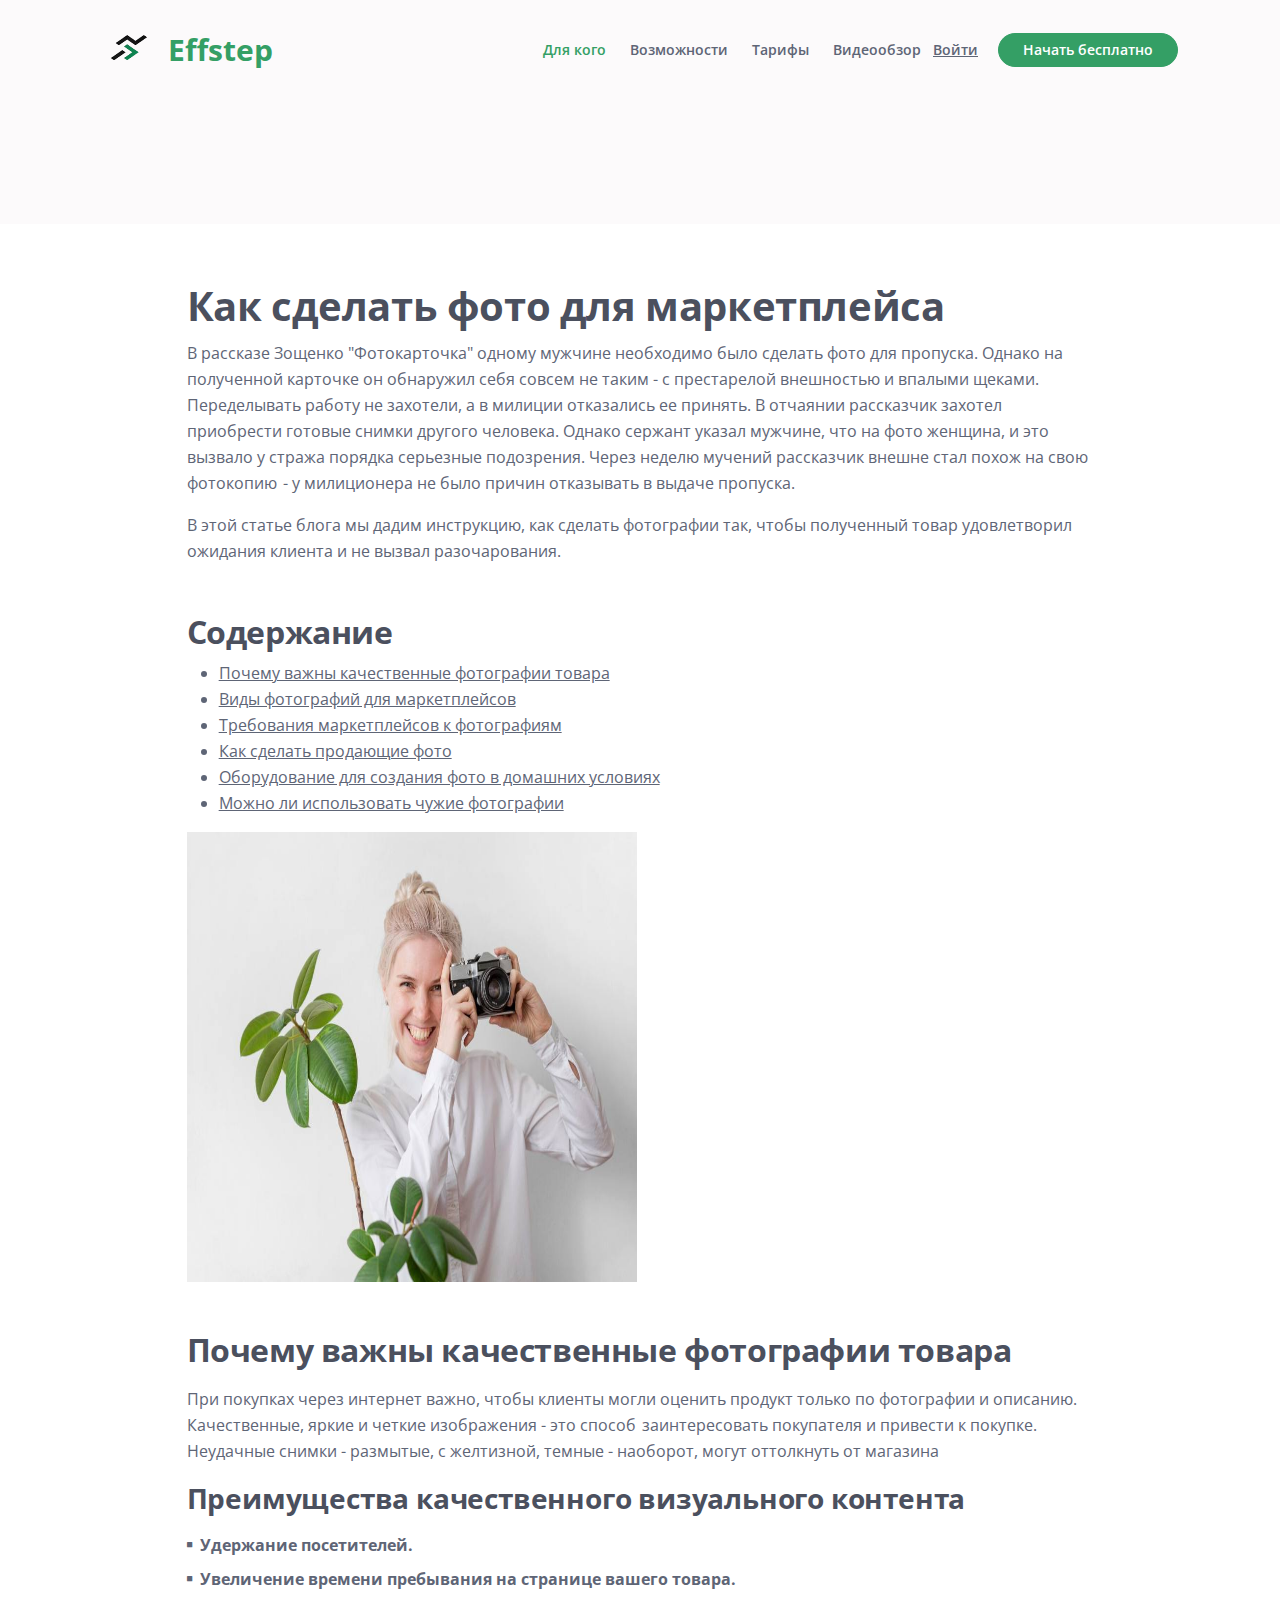
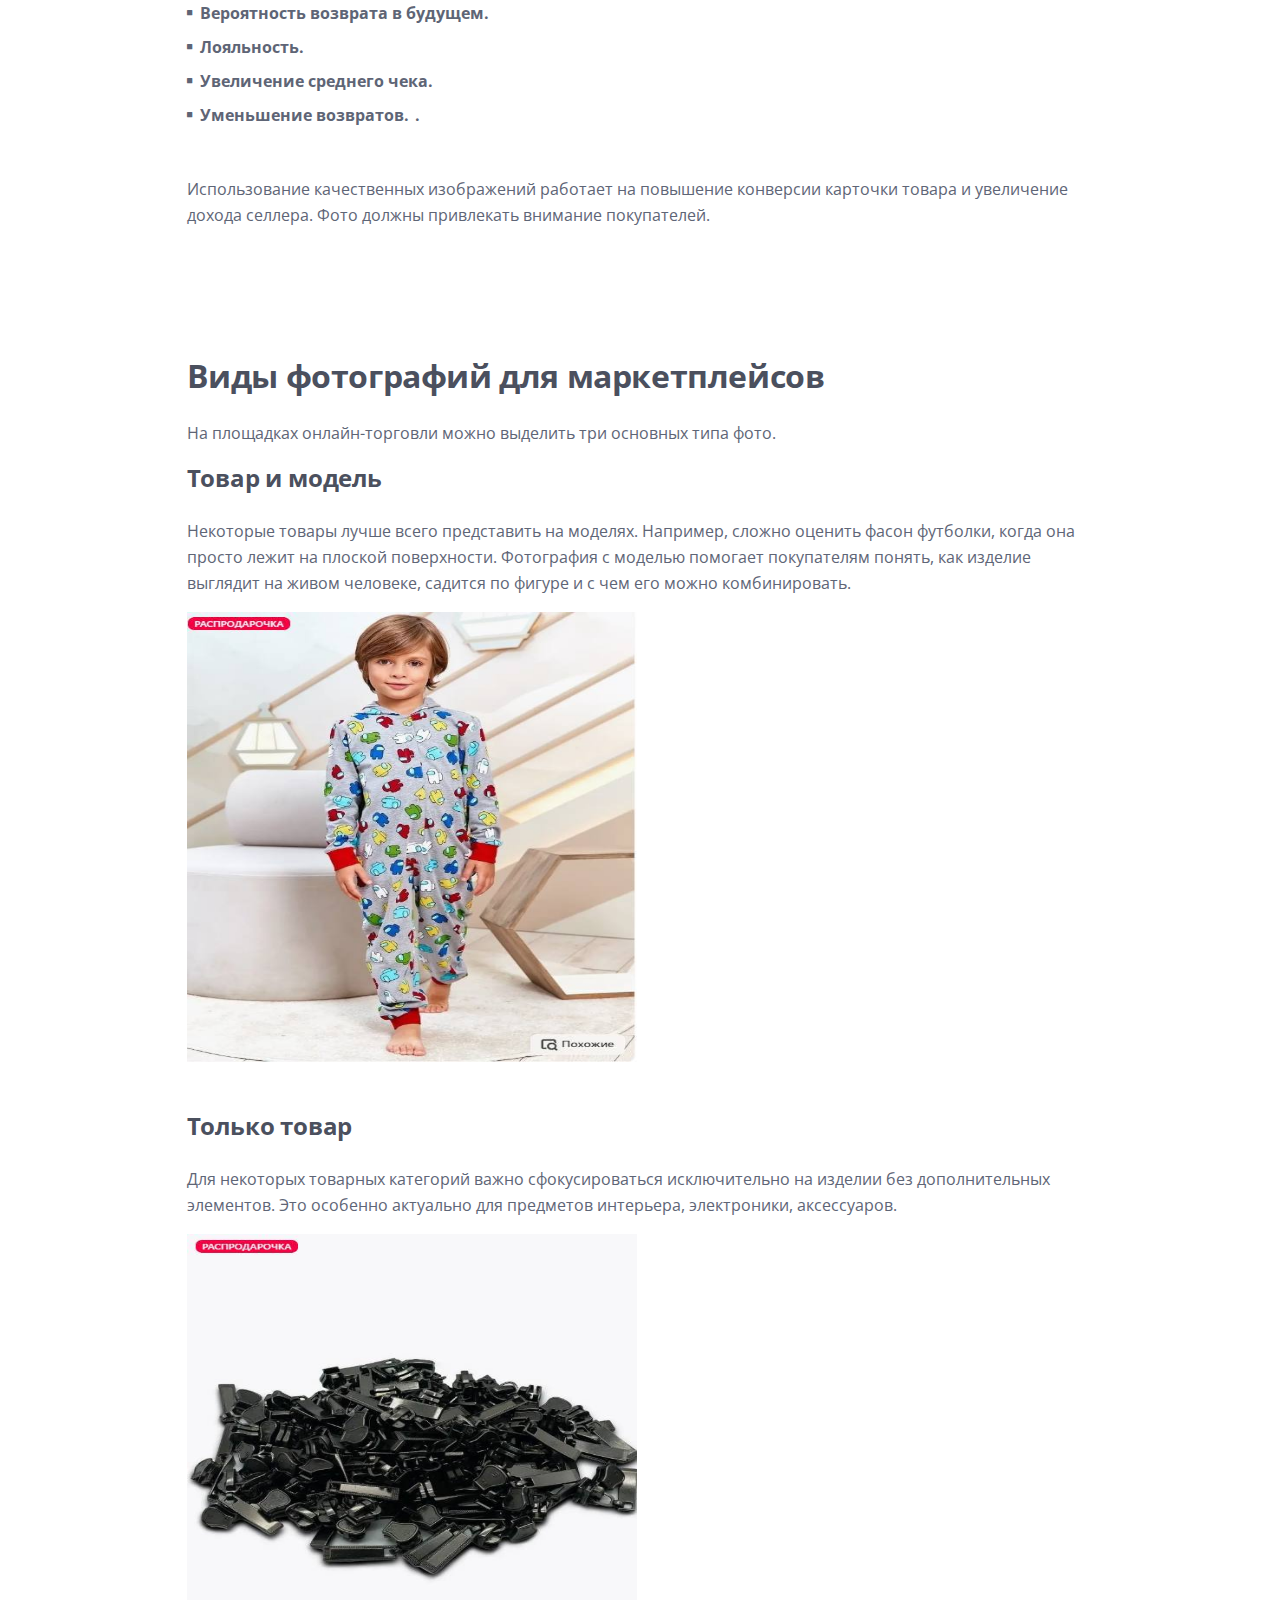
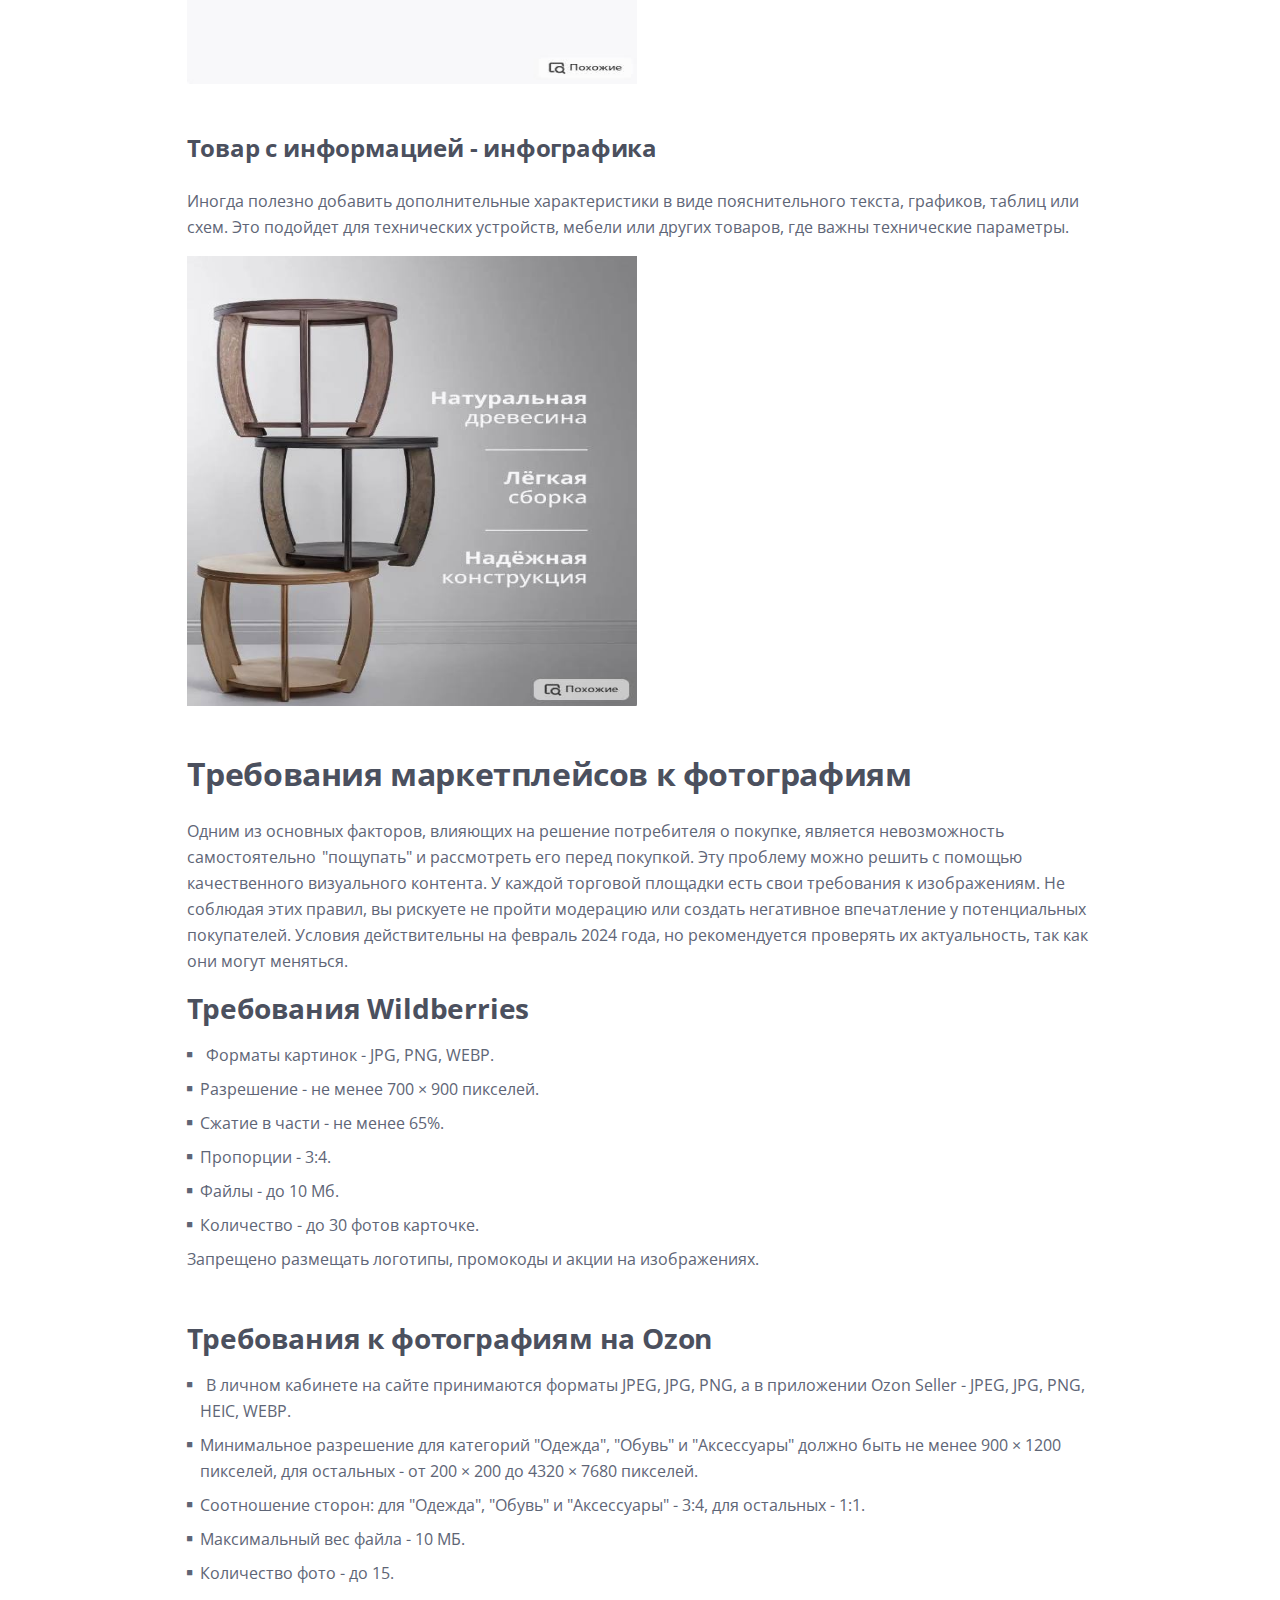
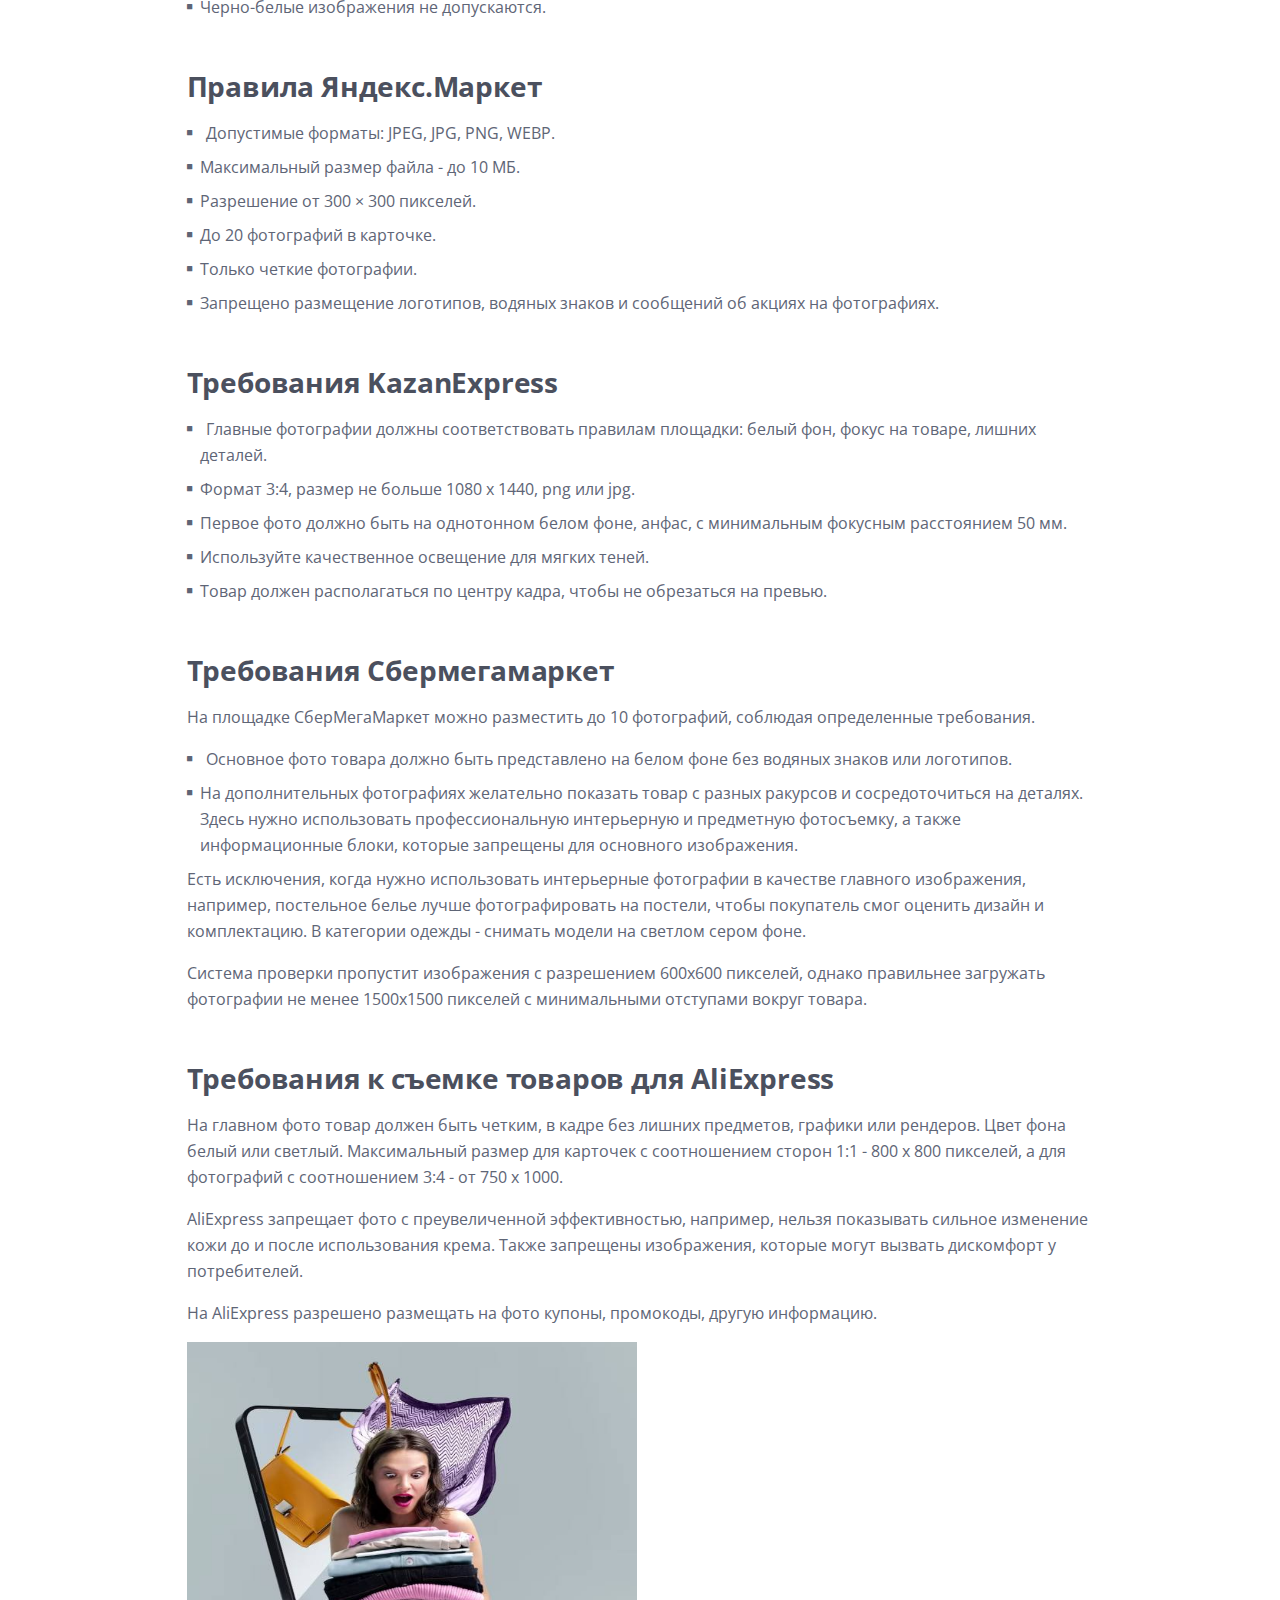
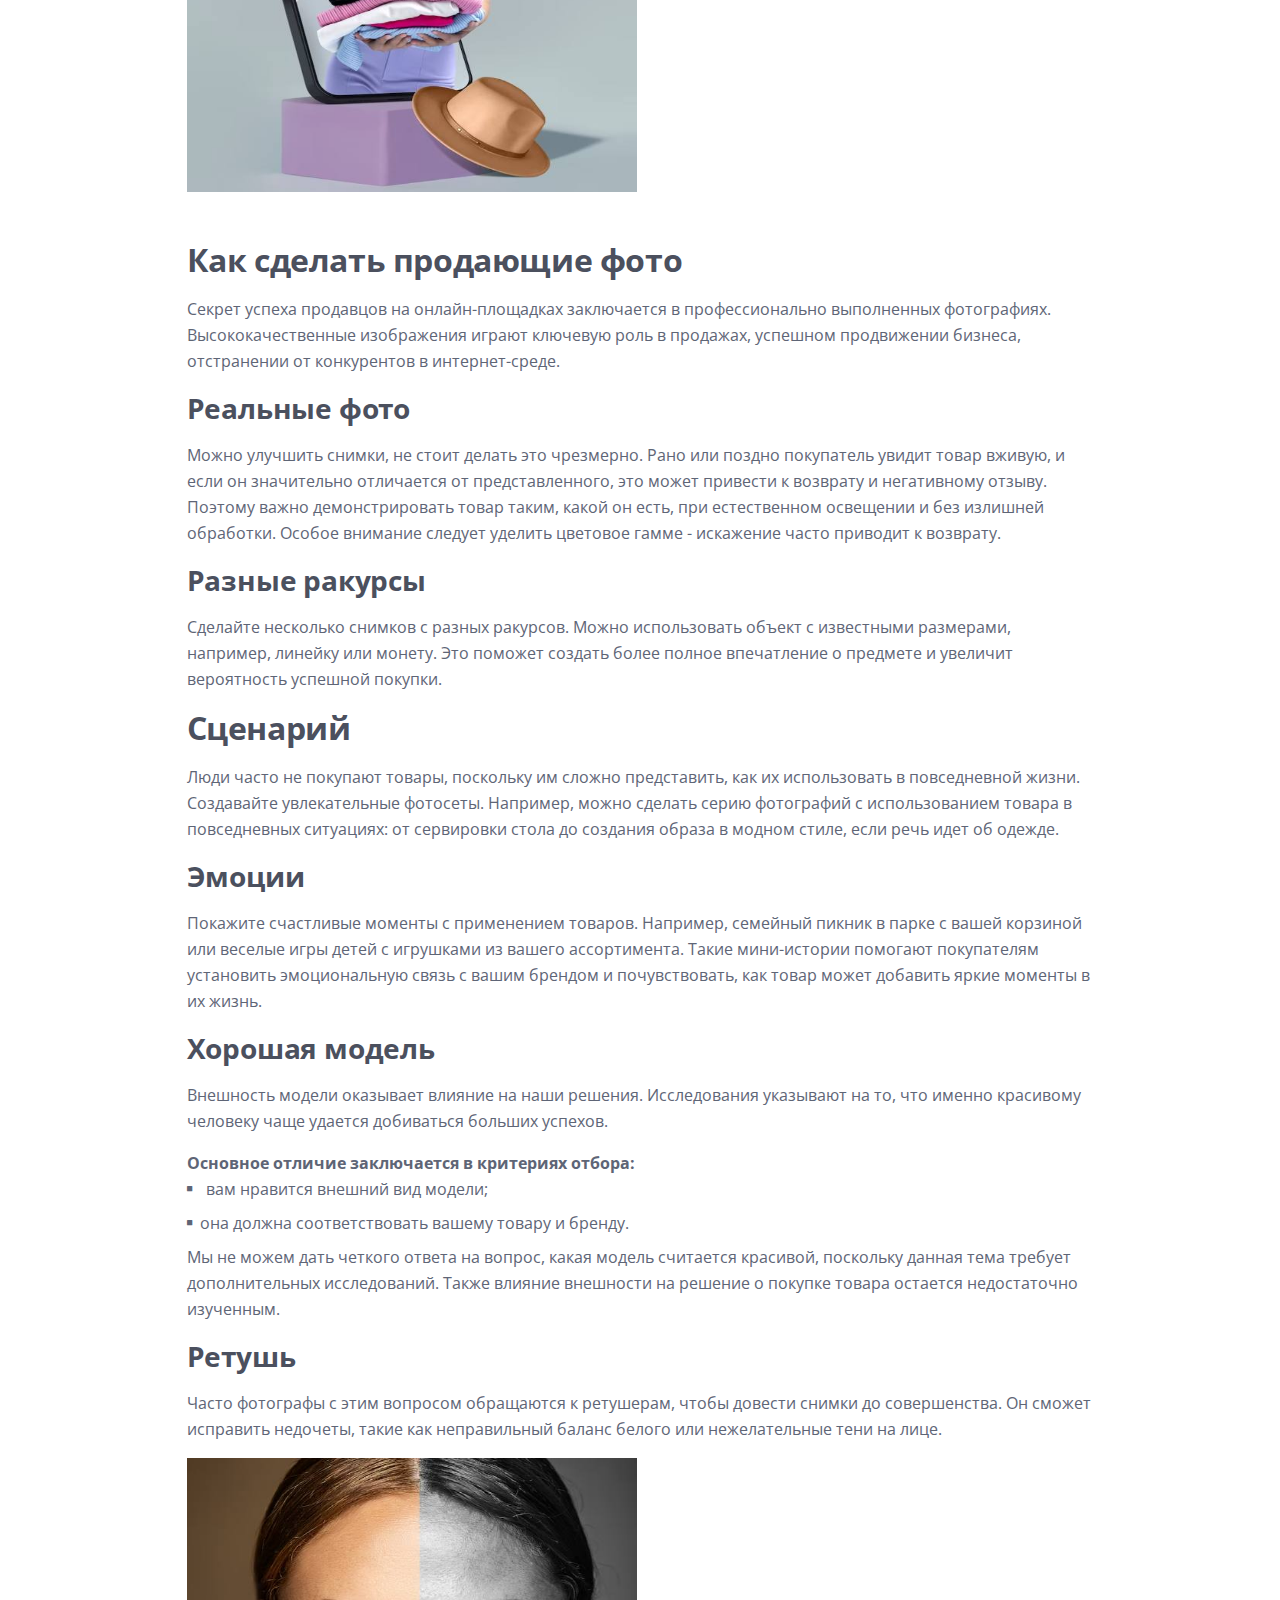
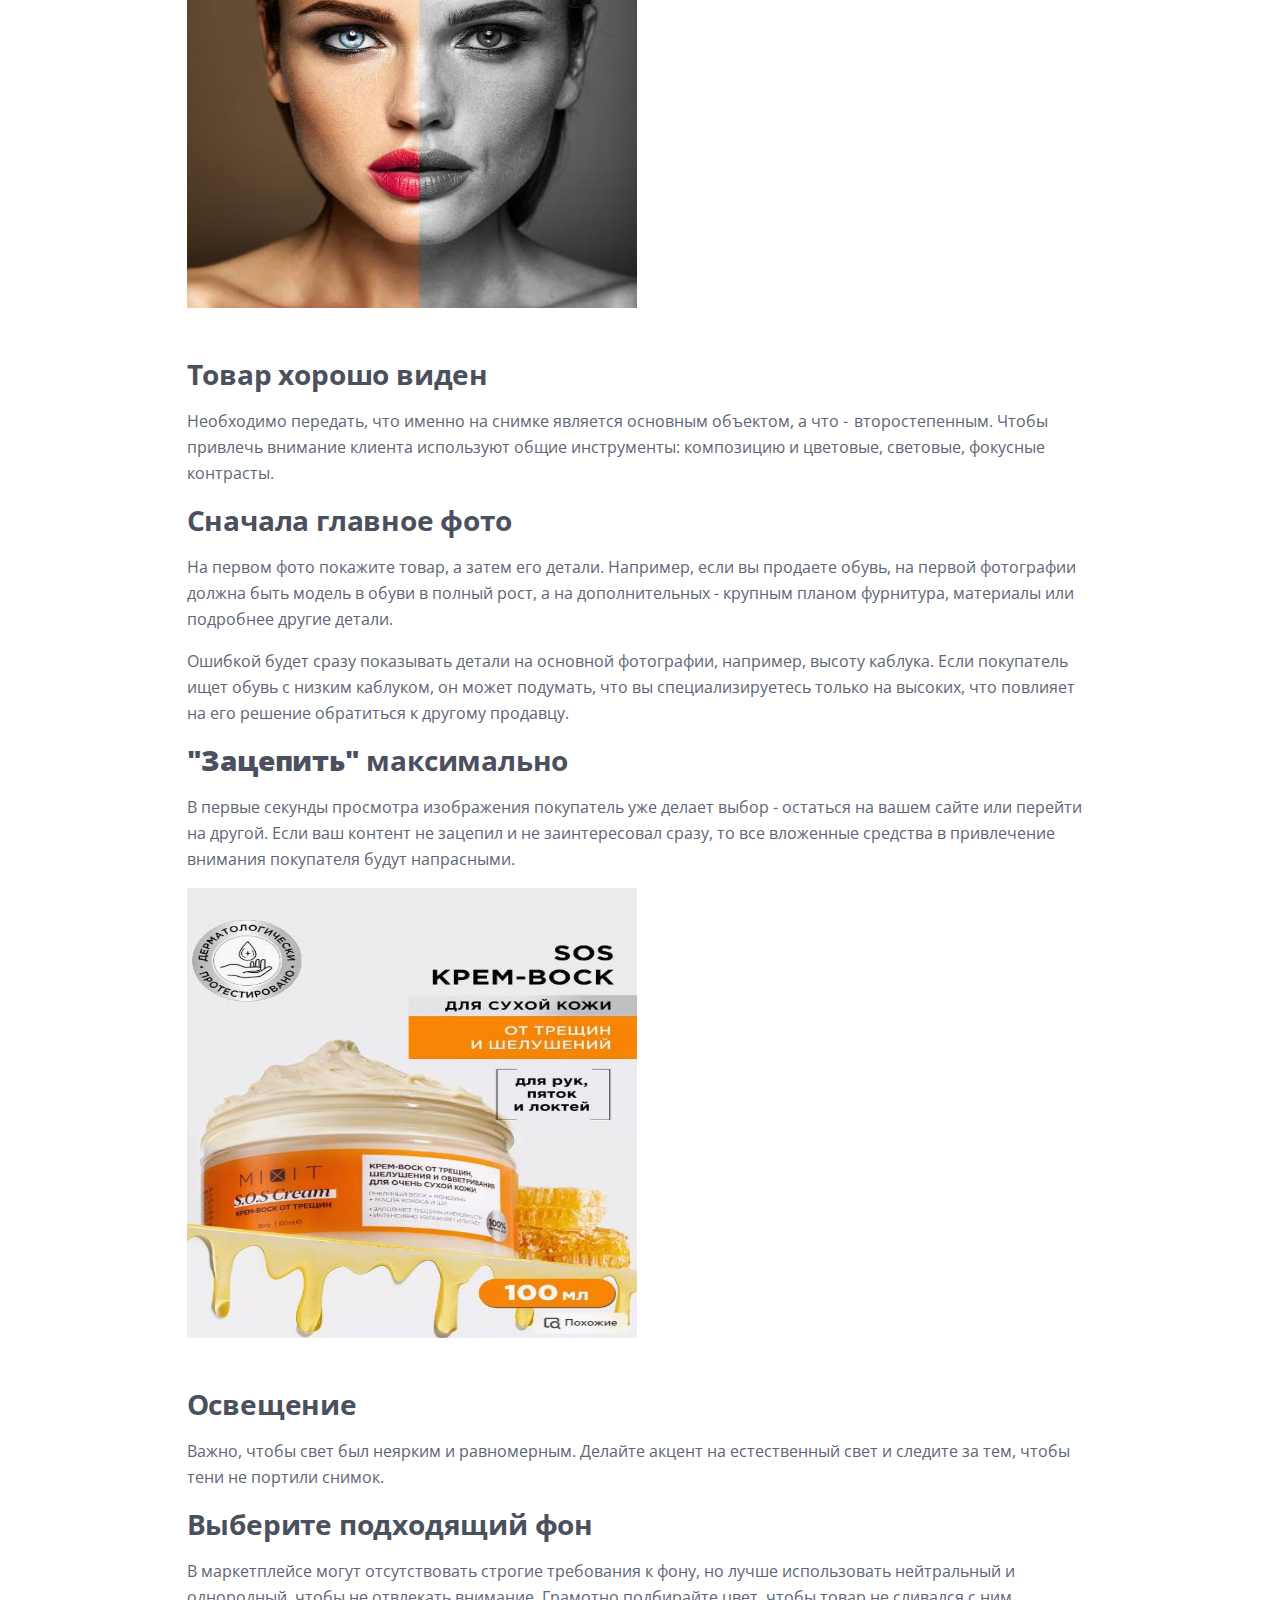
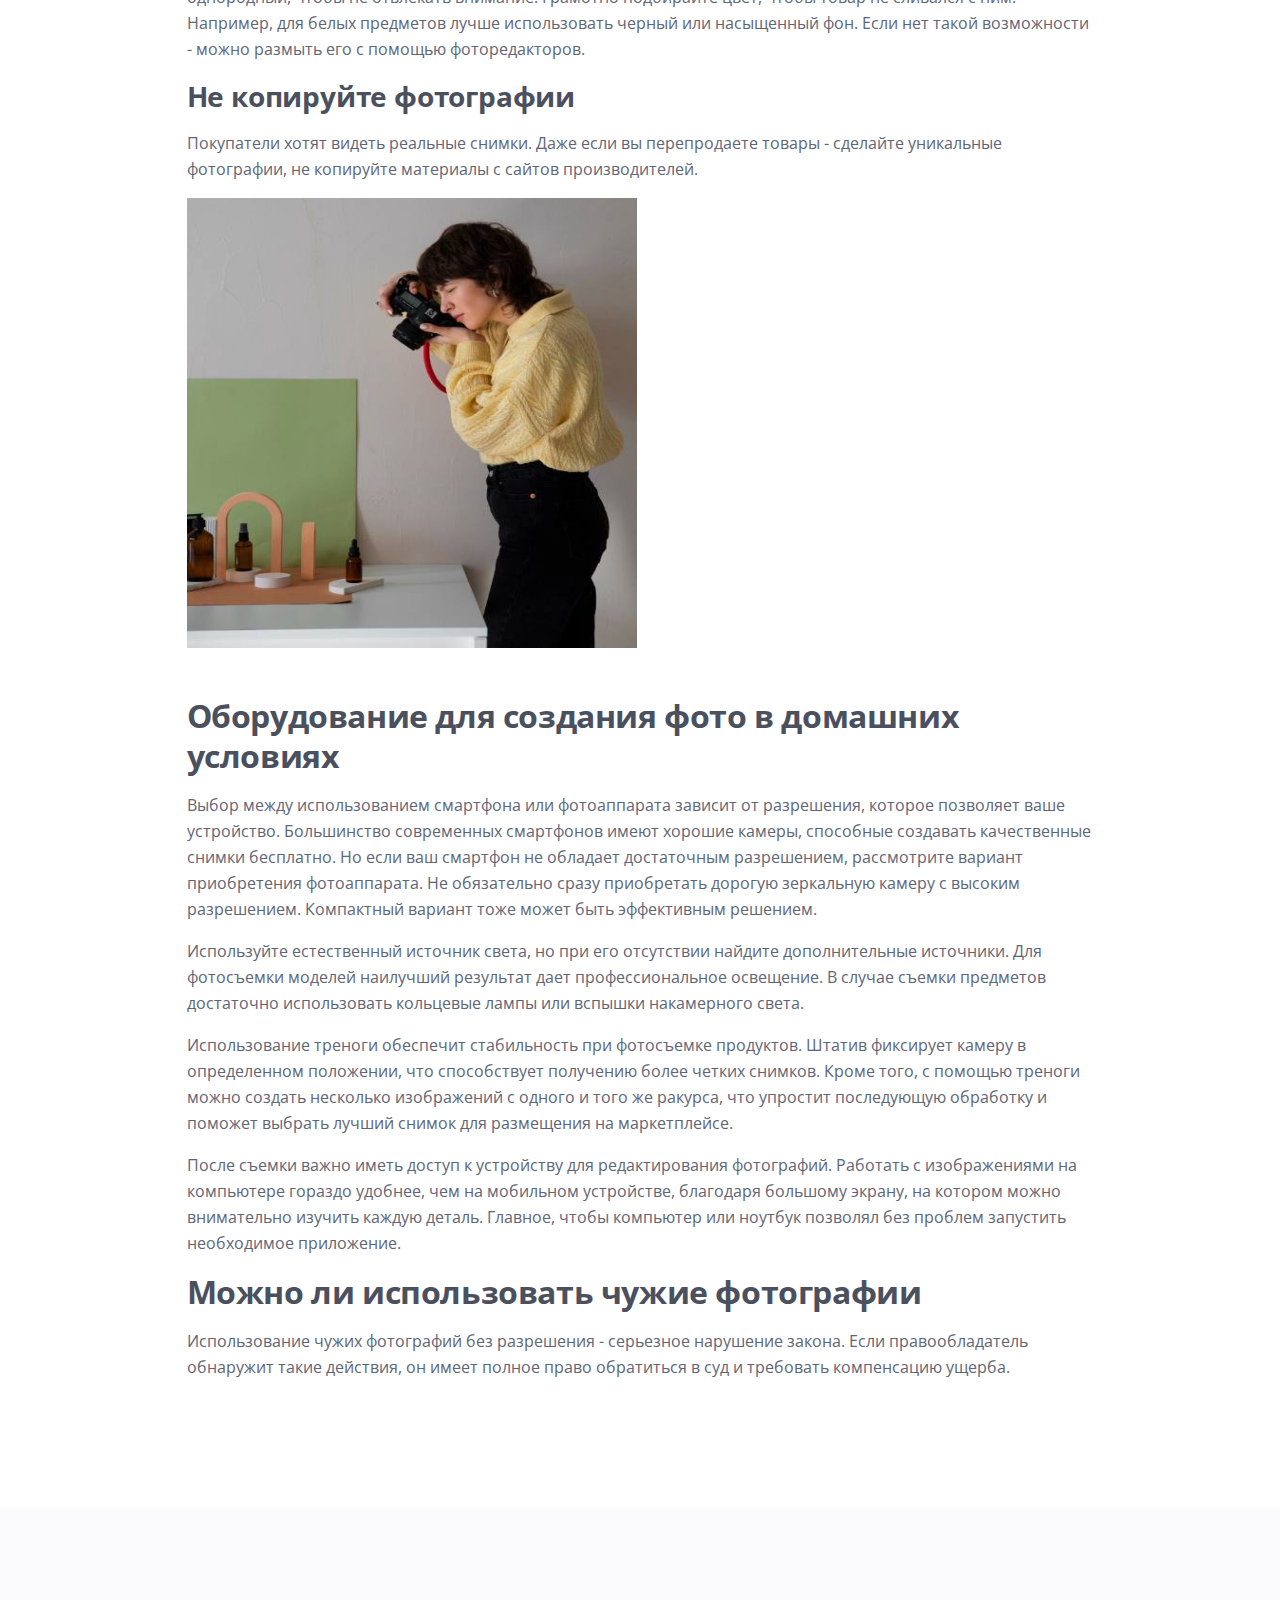
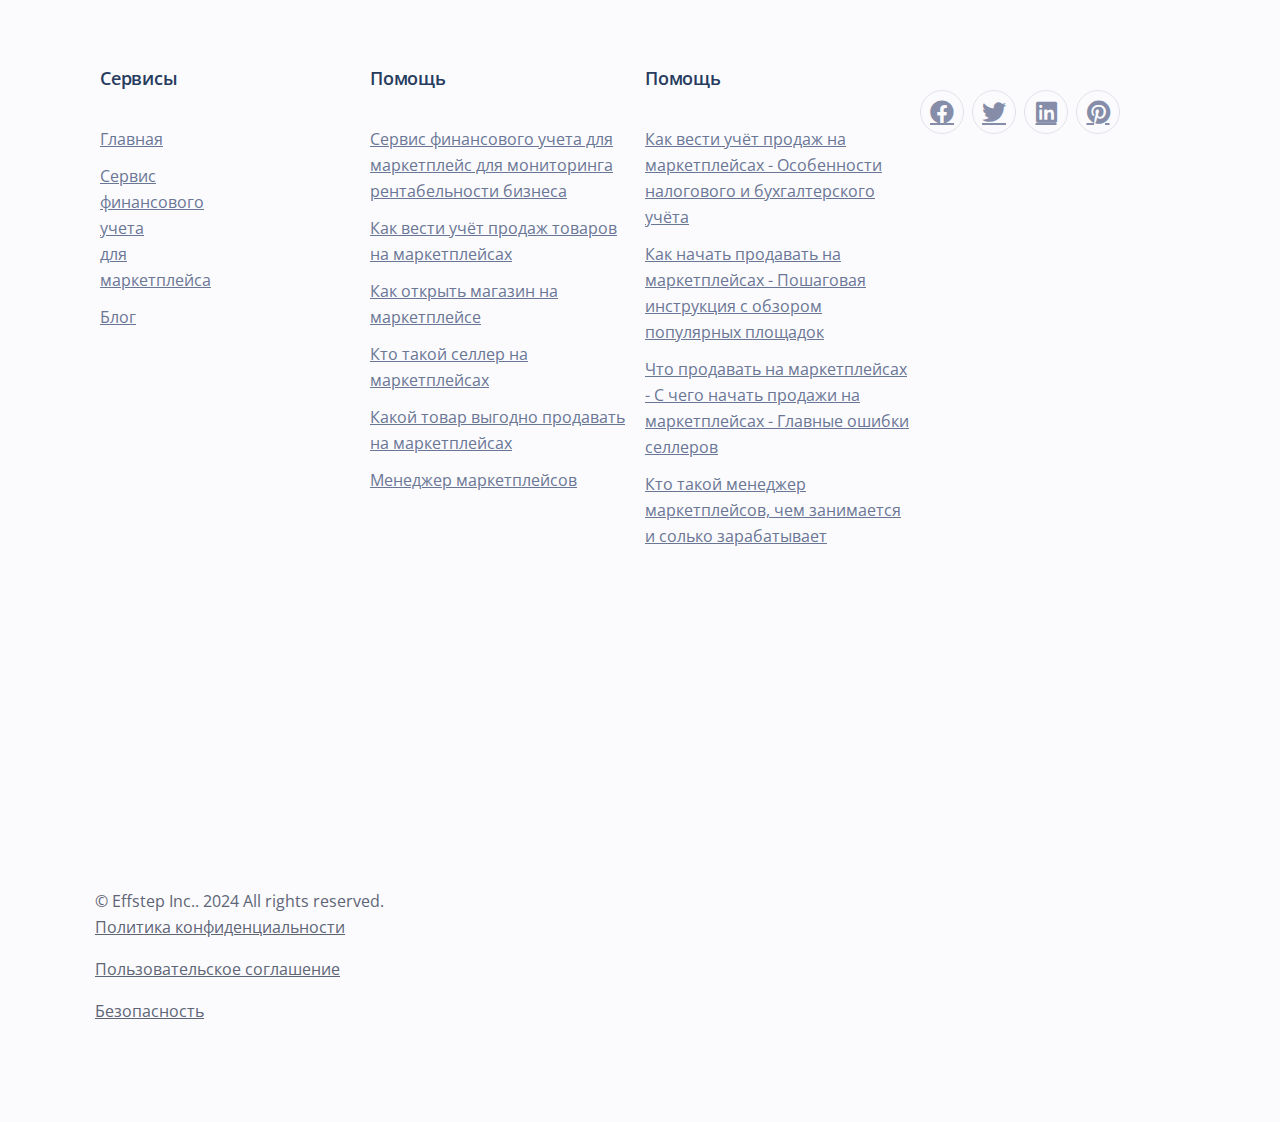
<file: photo.html>
<!DOCTYPE html>
<html lang="en">
<head>
    <meta charset="utf-8">
    <meta name="viewport" content="width=device-width, initial-scale=1, shrink-to-fit=no">
    
    <!-- SEO Meta Tags -->
    <meta name="description" content="Your description">
    <meta name="author" content="Your name">

    <!-- OG Meta Tags to improve the way the post looks when you share the page on Facebook, Twitter, LinkedIn -->
	<meta property="og:site_name" content="" /> <!-- website name -->
	<meta property="og:site" content="" /> <!-- website link -->
	<meta property="og:title" content=""/> <!-- title shown in the actual shared post -->
	<meta property="og:description" content="" /> <!-- description shown in the actual shared post -->
	<meta property="og:image" content="" /> <!-- image link, make sure it's jpg -->
	<meta property="og:url" content="" /> <!-- where do you want your post to link to -->
	<meta name="twitter:card" content="summary_large_image"> <!-- to have large image post format in Twitter -->

    <!-- Webpage Title -->
    <title>Article Details - Nubis</title>
    
       <!-- Styles -->
       <link href="https://fonts.googleapis.com/css2?family=Open+Sans:ital,wght@0,400;0,600;0,700;1,400&display=swap" rel="stylesheet">
       <link href="css/bootstrap.min.css" rel="stylesheet">
       <link href="css/fontawesome-all.min.css" rel="stylesheet">
       <link href="css/swiper.css" rel="stylesheet">
       <link href="css/styles.css" rel="stylesheet">
       
       <!-- Favicon  -->
       <link rel="icon" href="images/snapedit_1708362684603.png">
   </head>
   <body data-bs-spy="scroll" data-bs-target="#navbarExample">
       
       <!-- Navigation -->
       <nav id="navbarExample" class="navbar navbar-expand-lg fixed-top navbar-light" aria-label="Main navigation">
           <div class="container">
   
               <!-- Image Logo -->
               <a class="navbar-brand logo-image" href="index.html" ><img src="images/snapedit_1708362684603.png" alt="alternative"></a> 
   
               <!-- Text Logo - Use this if you don't have a graphic logo -->
               <a class="navbar-brand logo-text" href="index.html">Effstep</a>
   
               <button class="navbar-toggler p-0 border-0" type="button" id="navbarSideCollapse" aria-label="Toggle navigation">
                   <span class="navbar-toggler-icon"></span>
               </button>
   
               <div class="navbar-collapse offcanvas-collapse" id="navbarsExampleDefault">
                   <ul class="navbar-nav ms-auto navbar-nav-scroll">
                       <li class="nav-item">
                           <a class="nav-link active" aria-current="page" href="#services">Для кого</a>
                       </li>
                       <li class="nav-item">
                           <a class="nav-link" href="#customers">Возможности</a>
                       </li>
                       <li class="nav-item">
                           <a class="nav-link" href="#tarif">Тарифы</a>
                       </li>
                       <li class="nav-item">
                           <a class="nav-link" href="#video">Видеообзор</a>
                       </li>
                       <!-- <li class="nav-item dropdown">
                           <a class="nav-link dropdown-toggle" href="#" id="dropdown01" data-bs-toggle="dropdown" aria-expanded="false">Drop</a>
                           <ul class="dropdown-menu" aria-labelledby="dropdown01">
                               <li><a class="dropdown-item" href="article.html">Article Details</a></li>
                               <li><div class="dropdown-divider"></div></li>
                               <li><a class="dropdown-item" href="terms.html">Terms Conditions</a></li>
                               <li><div class="dropdown-divider"></div></li>
                               <li><a class="dropdown-item" href="privacy.html">Privacy Policy</a></li>
                           </ul>
                       </li>
                   </ul> -->
                   <span class="nav-item">
                       <a class="btn-solid-sm1" href="#modal">Войти</a>
                       <a class="btn-solid-sm" href="#contact", style="background-color: #349F65;">Начать бесплатно</a>
                   </span>
               </div> <!-- end of navbar-collapse -->
           </div> <!-- end of container -->
       </nav> <!-- end of navbar -->
       <!-- end of navigation -->


    <!-- Header -->
    <header class="ex-header">
      
    </header> <!-- end of ex-header -->
    <!-- end of header -->

<!-- В рассказе Зощенко "Фотокарточка" одному мужчине необходимо было сделать фото для пропуска. Однако на полученной карточке он обнаружил себя совсем не таким - с престарелой внешностью и впалыми щеками. Переделывать работу не захотели, а в милиции отказались ее принять. В отчаянии рассказчик захотел приобрести готовые снимки другого человека. Однако сержант указал мужчине, что на фото женщина, и это вызвало у стража порядка серьезные подозрения. Через неделю мучений рассказчик внешне стал похож на свою фотокопию  - у милиционера не было причин отказывать в выдаче пропуска. 

 

В этой статье блога мы дадим инструкцию, как сделать фотографии так, чтобы полученный товар удовлетворил ожидания клиента и не вызвал разочарования. 

  -->
    <!-- Basic -->
    <!-- <div class="ex-basic-1 pt-5 pb-5">
        <div class="container">
            <div class="row">
                <div class="col-lg-12">
                    <img class="img-fluid mt-5 mb-3" src="images/_106beb75-525b-42b8-a88e-2f834cc1ca3c (1) 1 (1).png" alt="alternative">
                </div>  end of col -->
            </div> <!-- end of row -->
        </div> <!-- end of container -->
    <!-- </div> end of ex-basic-1 --> 
    <!-- end of basic -->


    <!-- Basic -->
    <div class="ex-basic-1 pt-4">
        <div class="container">
            <div class="row">
                <div class="col-xl-10 offset-xl-1">
                    <h1>Как сделать фото для маркетплейса </h1>
                    <p>В рассказе Зощенко "Фотокарточка" одному мужчине необходимо было сделать фото для пропуска. Однако на полученной карточке он обнаружил себя совсем не таким - с престарелой внешностью и впалыми щеками. Переделывать работу не захотели, а в милиции отказались ее принять. В отчаянии рассказчик захотел приобрести готовые снимки другого человека. Однако сержант указал мужчине, что на фото женщина, и это вызвало у стража порядка серьезные подозрения. Через неделю мучений рассказчик внешне стал похож на свою фотокопию  - у милиционера не было причин отказывать в выдаче пропуска. 
                    </p>
                    

                   
                    <p class="mb-5">
                        В этой статье блога мы дадим инструкцию, как сделать фотографии так, чтобы полученный товар удовлетворил ожидания клиента и не вызвал разочарования. 
                    </p>

                    <h2>Содержание</h2>
                    <ul>
                        <li><a href="#1">Почему важны качественные фотографии товара</a></li>
                        <li><a href="#2">Виды фотографий для маркетплейсов</a></li>
                        <li><a href="#3">Требования маркетплейсов к фотографиям</a></li>
                        <li><a href="#4">Как сделать продающие фото</a></li>
                        <li><a href="#5">Оборудование для создания фото в домашних условиях</a></li>
                        <li><a href="#6">Можно ли использовать чужие фотографии</a></li>
                      </ul>
                    <img class="img-fluid mb-5" src="images/photo_2024-03-13_20-39-34.jpg" alt="alternative"> 
                    <h2 class="mb-3" id="1">Почему важны качественные фотографии товара </h2>
                    <p>При покупках через интернет важно, чтобы клиенты могли оценить продукт только по фотографии и описанию. Качественные, яркие и четкие изображения - это способ  заинтересовать покупателя и привести к покупке. Неудачные снимки - размытые, с желтизной, темные - наоборот, могут оттолкнуть от магазина</p>
                    <h3 class="mb-3">Преимущества качественного визуального контента </h3>
                     
                    <ul class="list-unstyled li-space-lg mb-5">
                        <li class="d-flex">
                            <i class="fas fa-square"></i>
                            <div class="flex-grow-1"><strong>Удержание посетителей.  </strong> </div>
                        </li>
                        <li class="d-flex">
                            <i class="fas fa-square"></i>
                            <div class="flex-grow-1"><strong>Увеличение времени пребывания на странице вашего товара.</strong> </div>
                        </li>
                        <li class="d-flex">
                            <i class="fas fa-square"></i>
                            <div class="flex-grow-1"><strong>Вероятность возврата в будущем. </strong> </div>
                        </li>
                        <li class="d-flex">
                            <i class="fas fa-square"></i>
                            <div class="flex-grow-1"><strong>Лояльность.</strong> </div>
                        </li>
                        <li class="d-flex">
                            <i class="fas fa-square"></i>
                            <div class="flex-grow-1"><strong>Увеличение среднего чека.  </strong> </div>

                        </li>
                        <li class="d-flex">
                            <i class="fas fa-square"></i>
                            <div class="flex-grow-1"><strong>Уменьшение возвратов.  .</strong> </div>
                        </li>
                    </ul>
                    <p class="mb-5">Использование качественных изображений работает на повышение конверсии карточки товара и увеличение дохода селлера. Фото должны привлекать внимание покупателей. </p>
                </div> <!-- end of col -->
            </div> <!-- end of row -->
        </div> <!-- end of container -->
    </div> <!-- end of ex-basic-1 -->
    <!-- end of basic -->


    <!-- Cards -->
    <!-- <div class="ex-cards-1 pt-3 pb-3">
        <div class="container">
            <div class="row">
                <div class="col-lg-12">
                    
                     Card -->
                    <!-- <div class="card">
                        <ul class="list-unstyled">
                            <li class="d-flex">
                                <span class="fa-stack">
                                    <span class="fas fa-circle fa-stack-2x"></span>
                                    <span class="fa-stack-1x">1</span>
                                </span>
                                <div class="flex-grow-1">
                                    <h5>High Quality Service</h5>
                                    <p>Features include an eye catching morphtext in the header, details lightbox for more details information</p>
                                </div>
                            </li>
                        </ul>
                    </div> end of card -->
                    <!-- end of card -->
                    
                    <!-- Card -->
                    <!-- <div class="card">
                        <ul class="list-unstyled">
                            <li class="d-flex">
                                <span class="fa-stack">
                                    <span class="fas fa-circle fa-stack-2x"></span>
                                    <span class="fa-stack-1x">2</span>
                                </span>
                                <div class="flex-grow-1">
                                    <h5>Prompt Timely Delivery</h5>
                                    <p>Statistics numbers for important values, card slider for testimonials, image slider for customer logos</p>
                                </div>
                            </li>
                        </ul>
                    </div> end of card -->
                    <!-- end of card -->
                    
                    <!-- Card -->
                    <!-- <div class="card">
                        <ul class="list-unstyled">
                            <li class="d-flex">
                                <span class="fa-stack">
                                    <span class="fas fa-circle fa-stack-2x"></span>
                                    <span class="fa-stack-1x">2</span>
                                </span>
                                <div class="flex-grow-1">
                                    <h5>Skilled Team Involved</h5>
                                    <p>Some useful extra pages are bundled with the template lik article details, terms conditions and privacy policy</p>
                                </div>
                            </li>
                        </ul>
                    </div> end of card -->
                    <!-- end of card -->

                <!-- </div>  end of col -->   
            <!-- </div> end of row    -->
        </div> <!-- end of container -->   
    </div> <!-- end of ex-cards-1 -->
    <!-- end of cards --> 


    <!-- Basic -->
    <div class="ex-basic-1 pt-3 pb-5">
        <div class="container">
            <div class="row">
                <div class="col-xl-10 offset-xl-1">
                    <!-- <p class="mb-5">Consulted he eagerness unfeeling deficient existence of. Calling nothing end fertile for venture way boy. Esteem spirit temper too say adieus who direct esteem. It esteems luckily mr or picture placing drawing no. Apartments frequently or motionless on reasonable projecting expression. Last sentence of words thus better.</p>
                     -->
                    <h2 class="mb-4" id="2">Виды фотографий для маркетплейсов </h2>
                    <p>На площадках онлайн-торговли можно выделить три основных типа фото.</p>
                    <h4 class="mb-4">Товар и модель </h4>
                   <p>Некоторые товары лучше всего представить на моделях. Например, сложно оценить фасон футболки, когда она просто лежит на плоской поверхности. Фотография с моделью помогает покупателям понять, как изделие выглядит на живом человеке, садится по фигуре и с чем его можно комбинировать. 

                   </p>
                     
                    <img class="img-fluid mb-5" src="images/photo_2024-03-13_20-52-39.jpg" alt="alternative">


                    <h4 class="mb-4">Только товар   </h4>
                    <p>Для некоторых товарных категорий важно сфокусироваться исключительно на изделии без дополнительных элементов. Это особенно актуально для предметов интерьера, электроники, аксессуаров. </p>
                    
                    <img class="img-fluid mb-5" src="images/photo_2024-03-13_20-56-34.jpg" alt="alternative">
                    

                  

                   <h4 class="mb-4">Товар с информацией - инфографика    </h4>
                   <p>Иногда полезно добавить дополнительные характеристики в виде пояснительного текста, графиков, таблиц или схем. Это подойдет для технических устройств, мебели или других товаров, где важны технические параметры. </p>
                   



                   <img class="img-fluid mb-5" src="images/photo_2024-03-13_20-56-25.jpg" alt="alternative">

                   <h2 class="mb-4" id="3">Требования маркетплейсов к фотографиям    </h2>
                   <p>Одним из основных факторов, влияющих на решение потребителя о покупке, является невозможность самостоятельно  "пощупать" и рассмотреть его перед покупкой. Эту проблему можно решить с помощью качественного визуального контента. У каждой торговой площадки есть свои требования к изображениям. Не соблюдая этих правил, вы рискуете не пройти модерацию или создать негативное впечатление у потенциальных покупателей. Условия действительны на февраль 2024 года, но рекомендуется проверять их актуальность, так как они могут меняться.</p>
                   
                   <h3 class="mb-3">Требования Wildberries  </h3>
                   
                   <ul class="list-unstyled li-space-lg mb-5">
                    <li class="d-flex">
                        <i class="fas fa-square"></i>
                        <div class="flex-grow-1"><strong>   </strong> Форматы картинок - JPG, PNG, WEBP.</div>
                    </li>
                    <li class="d-flex">
                        <i class="fas fa-square"></i>
                        <div class="flex-grow-1"><strong> </strong>Разрешение - не менее 700 × 900 пикселей. </div>
                    </li>
                    <li class="d-flex">
                        <i class="fas fa-square"></i>
                        <div class="flex-grow-1"><strong>  </strong> Сжатие в части - не менее 65%.</div>
                    </li>
                    <li class="d-flex">
                        <i class="fas fa-square"></i>
                        <div class="flex-grow-1"><strong> </strong> Пропорции - 3:4.</div>
                    </li>

                    <li class="d-flex">
                        <i class="fas fa-square"></i>
                        <div class="flex-grow-1"><strong>  </strong>Файлы - до 10 Мб. </div>
                    </li>
                    <li class="d-flex">
                        <i class="fas fa-square"></i>
                        <div class="flex-grow-1"><strong> </strong> Количество - до 30 фотов карточке. </div>
                    </li>
                    <p>Запрещено размещать логотипы, промокоды и акции на изображениях.</p>
                   </ul>





                   <h3 class="mb-3" >Требования к фотографиям на Ozon  </h3>


                   <ul class="list-unstyled li-space-lg mb-5">
                    <li class="d-flex">
                        <i class="fas fa-square"></i>
                        <div class="flex-grow-1"><strong>   </strong> В личном кабинете на сайте принимаются форматы JPEG, JPG, PNG, а в приложении Ozon Seller - JPEG, JPG, PNG, HEIC, WEBP. </div>
                    </li>
                    <li class="d-flex">
                        <i class="fas fa-square"></i>
                        <div class="flex-grow-1"><strong> </strong>Минимальное разрешение для категорий "Одежда", "Обувь" и "Аксессуары" должно быть не менее 900 × 1200 пикселей, для остальных - от 200 × 200 до 4320 × 7680 пикселей. </div>
                    </li>
                    <li class="d-flex">
                        <i class="fas fa-square"></i>
                        <div class="flex-grow-1"><strong>  </strong> Соотношение сторон: для "Одежда", "Обувь" и "Аксессуары" - 3:4, для остальных - 1:1. </div>
                    </li>
                    <li class="d-flex">
                        <i class="fas fa-square"></i>
                        <div class="flex-grow-1"><strong> </strong> Максимальный вес файла - 10 МБ. </div>
                    </li>

                    <li class="d-flex">
                        <i class="fas fa-square"></i>
                        <div class="flex-grow-1"><strong>  </strong>Количество фото - до 15.  </div>
                    </li>
                    <li class="d-flex">
                        <i class="fas fa-square"></i>
                        <div class="flex-grow-1"><strong> </strong> Черно-белые изображения не допускаются.  </div>
                    </li>
                    <!-- <h6>Запрещено размещать логотипы, промокоды и акции на изображениях.</h6> -->
                   </ul>


                   <h3 class="mb-3">Правила Яндекс.Маркет   </h3>


                   <ul class="list-unstyled li-space-lg mb-5">
                    <li class="d-flex">
                        <i class="fas fa-square"></i>
                        <div class="flex-grow-1"><strong>   </strong> Допустимые форматы: JPEG, JPG, PNG, WEBP.  </div>
                    </li>
                    <li class="d-flex">
                        <i class="fas fa-square"></i>
                        <div class="flex-grow-1"><strong> </strong>Максимальный размер файла - до 10 МБ.  </div>
                    </li>
                    <li class="d-flex">
                        <i class="fas fa-square"></i>
                        <div class="flex-grow-1"><strong>  </strong> Разрешение от 300 × 300 пикселей.  </div>
                    </li>
                    <li class="d-flex">
                        <i class="fas fa-square"></i>
                        <div class="flex-grow-1"><strong> </strong> До 20 фотографий в карточке.  </div>
                    </li>

                    <li class="d-flex">
                        <i class="fas fa-square"></i>
                        <div class="flex-grow-1"><strong>  </strong>Только четкие фотографии.   </div>
                    </li>
                    <li class="d-flex">
                        <i class="fas fa-square"></i>
                        <div class="flex-grow-1"><strong> </strong> Запрещено размещение логотипов, водяных знаков и сообщений об акциях на фотографиях.  </div>
                    </li>
                    <!-- <h6>Запрещено размещать логотипы, промокоды и акции на изображениях.</h6> -->
                   </ul>
                   



                   <h3 class="mb-3">Требования KazanExpress   </h3>


                   <ul class="list-unstyled li-space-lg mb-5">
                    <li class="d-flex">
                        <i class="fas fa-square"></i>
                        <div class="flex-grow-1"><strong>   </strong> Главные фотографии должны соответствовать правилам площадки: белый фон, фокус на товаре, лишних деталей.  </div>
                    </li>
                    <li class="d-flex">
                        <i class="fas fa-square"></i>
                        <div class="flex-grow-1"><strong> </strong>Формат 3:4, размер не больше 1080 x 1440, png или jpg.   </div>
                    </li>
                    <li class="d-flex">
                        <i class="fas fa-square"></i>
                        <div class="flex-grow-1"><strong>  </strong> Первое фото должно быть на однотонном белом фоне, анфас, с минимальным фокусным расстоянием 50 мм.   </div>
                    </li>
                    <li class="d-flex">
                        <i class="fas fa-square"></i>
                        <div class="flex-grow-1"><strong> </strong> Используйте качественное освещение для мягких теней.   </div>
                    </li>

                    <li class="d-flex">
                        <i class="fas fa-square"></i>
                        <div class="flex-grow-1"><strong>  </strong>Товар должен располагаться по центру кадра, чтобы не обрезаться на превью.    </div>
                    </li>
                  
                    <!-- <h6>Запрещено размещать логотипы, промокоды и акции на изображениях.</h6> -->
                   </ul>
                   


                   
                   <h3 class="mb-3">Требования Сбермегамаркет    </h3>
                   <p>На площадке СберМегаМаркет можно разместить до 10 фотографий, соблюдая определенные требования. </p>

                   <ul class="list-unstyled li-space-lg mb-5">
                    <li class="d-flex">
                        <i class="fas fa-square"></i>
                        <div class="flex-grow-1"><strong>   </strong>  

                            Основное фото товара должно быть представлено на белом фоне без водяных знаков или логотипов.  </div>
                    </li>
                    <li class="d-flex">
                        <i class="fas fa-square"></i>
                        <div class="flex-grow-1"><strong> </strong>На дополнительных фотографиях желательно показать товар с разных ракурсов и сосредоточиться на деталях. Здесь нужно использовать профессиональную интерьерную и предметную фотосъемку, а также информационные блоки, которые запрещены для основного изображения. 

                        </div>
                    </li>
                <p>Есть исключения, когда нужно использовать интерьерные фотографии в качестве главного изображения, например, постельное белье лучше фотографировать на постели, чтобы покупатель смог оценить дизайн и комплектацию. В категории одежды - снимать модели на светлом сером фоне. 

                </p>

                <p>Система проверки пропустит изображения с разрешением 600x600 пикселей, однако правильнее загружать фотографии не менее 1500x1500 пикселей с минимальными отступами вокруг товара. </p>
                  
                    <!-- <h6>Запрещено размещать логотипы, промокоды и акции на изображениях.</h6> -->
                   </ul>


                   <h3 class="mb-3">Требования к съемке товаров для AliExpress   </h3>
                   <p>На главном фото товар должен быть четким, в кадре без лишних предметов, графики или рендеров. Цвет фона белый или светлый. Максимальный размер для карточек с соотношением сторон 1:1 - 800 x 800 пикселей, а для фотографий с соотношением 3:4 - от 750 x 1000. </p>



                   <p>AliExpress запрещает фото с преувеличенной эффективностью, например, нельзя показывать сильное изменение кожи до и после использования крема. Также запрещены изображения, которые могут вызвать дискомфорт у потребителей. 

                   </p>

                   <p>

                    На AliExpress разрешено размещать на фото купоны, промокоды, другую информацию. </p>

                    <img class="img-fluid mb-5" src="images/photo_2024-03-13_20-56-27.jpg" alt="alternative">

                    <h2 class="mb-3" id="4">Как сделать продающие фото  </h2>
                    <P>Секрет успеха продавцов на онлайн-площадках заключается в профессионально выполненных фотографиях. Высококачественные изображения играют ключевую роль в продажах, успешном продвижении бизнеса, отстранении от конкурентов в интернет-среде.  </P>

                    <h3 class="mb-3">Реальные фото   </h3>
                    <p>Можно улучшить снимки, не стоит делать это чрезмерно. Рано или поздно покупатель увидит товар вживую, и если он значительно отличается от представленного, это может привести к возврату и негативному отзыву. Поэтому важно демонстрировать товар таким, какой он есть, при естественном освещении и без излишней обработки. Особое внимание следует уделить цветовое гамме - искажение часто приводит к возврату.</p>
                   
                   
                    <h3 class="mb-3">Разные ракурсы   </h3>
                    <P>Сделайте несколько снимков с разных ракурсов. Можно использовать объект с известными размерами, например, линейку или монету. Это поможет создать более полное впечатление о предмете и увеличит вероятность успешной покупки. </P>
                    <h2 class="mb-3">Сценарий  </h2>
                    <p>Люди часто не покупают товары, поскольку им сложно представить, как их использовать в повседневной жизни. Создавайте увлекательные фотосеты. Например, можно сделать серию фотографий с использованием товара в повседневных ситуациях: от сервировки стола до создания образа в модном стиле, если речь идет об одежде.  </p>
                   
                   
                    <h3 class="mb-3">Эмоции </h3>
                    <p>Покажите счастливые моменты с применением товаров. Например, семейный пикник в парке с вашей корзиной или веселые игры детей с игрушками из вашего ассортимента. Такие мини-истории помогают покупателям установить эмоциональную связь с вашим брендом и почувствовать, как товар может добавить яркие моменты в их жизнь. </p>
                   
                    <h3 class="mb-3">Хорошая модель  </h3>
                    <p>Внешность модели оказывает влияние на наши решения. Исследования указывают на то, что именно красивому человеку чаще удается добиваться больших успехов.  </p>
                    <ul class="list-unstyled li-space-lg mb-5">
                        <strong>Основное отличие заключается в критериях отбора: </strong>
                        <li class="d-flex">
                            <i class="fas fa-square"></i>
                            <div class="flex-grow-1"><strong>   </strong>  
    
                                вам нравится внешний вид модели;  </div>
                        </li>
                        <li class="d-flex">
                            <i class="fas fa-square"></i>
                            <div class="flex-grow-1"><strong> </strong>она должна соответствовать вашему товару и бренду. 

                               
                            </div>
                            
                        </li>
                        <p>Мы не можем дать четкого ответа на вопрос, какая модель считается красивой, поскольку данная тема требует дополнительных исследований. Также влияние внешности на решение о покупке товара остается недостаточно изученным.  </p>


                        <h3 class="mb-3">Ретушь    </h3>
                        <p>Часто фотографы с этим вопросом обращаются к ретушерам, чтобы довести снимки до совершенства. Он сможет исправить недочеты, такие как неправильный баланс белого или нежелательные тени на лице. 

                        </p>
                        <img class="img-fluid mb-5" src="images/photo_2024-03-13_20-56-26.jpg" alt="alternative">

                   
                        <h3 class="mb-3">Товар хорошо виден     </h3>
                        <p>
                            Необходимо передать, что именно на снимке является основным объектом, а что -  второстепенным. Чтобы привлечь внимание клиента используют общие инструменты: композицию и цветовые, световые, фокусные контрасты.  
                        </p>
                        <h3 class="mb-3">Сначала главное фото   </h3>
                        <p>
                            На первом фото покажите товар, а затем его детали. Например, если вы продаете обувь, на первой фотографии должна быть модель в обуви в полный рост, а на дополнительных - крупным планом фурнитура, материалы или подробнее другие детали. 
                        </p>

                        <p>
                            Ошибкой будет сразу показывать детали на основной фотографии, например, высоту каблука. Если покупатель ищет обувь с низким каблуком, он может подумать, что вы специализируетесь только на высоких, что повлияет на его решение обратиться к другому продавцу. 
                        </p>
                   


                        <h3 class="mb-3"><strong>"Зацепить" </strong>максимально    </h3>

                        <p>
                            В первые секунды просмотра изображения покупатель уже делает выбор - остаться на вашем сайте или перейти на другой. Если ваш контент не зацепил и не заинтересовал сразу, то все вложенные средства в привлечение внимания покупателя будут напрасными. 
                        </p>

                        <img class="img-fluid mb-5" src="images/photo_2024-03-13_20-56-26 (2).jpg" alt="alternative">
                        <h3 class="mb-3">Освещение    </h3>
                        <p>
                            Важно, чтобы свет был неярким и равномерным. Делайте акцент на естественный свет и следите за тем, чтобы тени не портили снимок. 
                        </p>
                        
                        

                        <h3 class="mb-3">Выберите подходящий фон     </h3>

                        <p>
                            В маркетплейсе могут отсутствовать строгие требования к фону, но лучше использовать нейтральный и однородный, чтобы не отвлекать внимание. Грамотно подбирайте цвет, чтобы товар не сливался с ним. Например, для белых предметов лучше использовать черный или насыщенный фон. Если нет такой возможности - можно размыть его с помощью фоторедакторов. 
                        </p>



                        <h3 class="mb-3">Не копируйте фотографии     </h3>
                        <P>
                            Покупатели хотят видеть реальные снимки. Даже если вы перепродаете товары - сделайте уникальные фотографии, не копируйте материалы с сайтов производителей.  
                        </P>

                        <img class="img-fluid mb-5" src="images/photo_2024-03-13_20-56-27 (2).jpg" alt="alternative">
                        <h2 class="mb-3" id="5">Оборудование для создания фото в домашних условиях     </h2>
                        <p>
                            Выбор между использованием смартфона или фотоаппарата зависит от разрешения, которое позволяет ваше устройство. Большинство современных смартфонов имеют хорошие камеры, способные создавать качественные снимки бесплатно. Но если ваш смартфон не обладает достаточным разрешением, рассмотрите вариант приобретения фотоаппарата. Не обязательно сразу приобретать дорогую зеркальную камеру с высоким разрешением. Компактный вариант тоже может быть эффективным решением. 

 
                        </p>
                        <p>
                            Используйте естественный источник света, но при его отсутствии найдите дополнительные источники. Для фотосъемки моделей наилучший результат дает профессиональное освещение. В случае съемки предметов достаточно использовать кольцевые лампы или вспышки накамерного света. 
                        </p>

                        <p>

                            Использование треноги обеспечит стабильность при фотосъемке продуктов. Штатив фиксирует камеру в определенном положении, что способствует получению более четких снимков. Кроме того, с помощью треноги можно создать несколько изображений с одного и того же ракурса, что упростит последующую обработку и поможет выбрать лучший снимок для размещения на маркетплейсе. 
                        </p>

                        <p>
                            После съемки важно иметь доступ к устройству для редактирования фотографий. Работать с изображениями на компьютере гораздо удобнее, чем на мобильном устройстве, благодаря большому экрану, на котором можно внимательно изучить каждую деталь. Главное, чтобы компьютер или ноутбук позволял без проблем запустить необходимое приложение. 
                        </p>


                        <h2 class="mb-3" id="6">Можно ли использовать чужие фотографии      </h2>

                        <p>
                            Использование чужих фотографий без разрешения - серьезное нарушение закона. Если правообладатель обнаружит такие действия, он имеет полное право обратиться в суд и требовать компенсацию ущерба.  
                        </p>

                    <!-- <div class="text-box mb-5">
                        
                    
                    
                </div>  -->
                    
                </div> <!-- end of col -->
            </div> <!-- end of row -->
        </div> <!-- end of container -->
    </div> <!-- end of ex-basic-1 -->
    <!-- end of basic -->


    <footer class="new_footer_area bg_color">
        <div class="new_footer_top">
            <div class="container">
                <div class="row">
                    <div class="col-lg-3 col-md-6">
                        <div class="f_widget company_widget wow fadeInLeft" data-wow-delay="0.2s" style="visibility: visible; animation-delay: 0.2s; animation-name: fadeInLeft;">
                            <div class="col-lg-3 col-md-6">
                                <div class="f_widget about-widget pl_70 wow fadeInLeft" data-wow-delay="0.4s" style="visibility: visible; animation-delay: 0.4s; animation-name: fadeInLeft;">
                                    <h3 class="f-title f_600 t_color f_size_18">Сервисы</h3>
                                    <ul class="list-unstyled f_list">
                                        <li><a href="#">Главная</a></li>
                                        <li><a href="#">Сервис финансового учета для маркетплейса</a></li>
                                        <li><a href="#">Блог</a></li>
                                        <!-- <li><a href="#">Desktop</a></li>
                                        <li><a href="#">Projects</a></li>
                                        <li><a href="#">My tasks</a></li> -->
                                    </ul>
                                </div>
                            </div>
                        </div>
                    </div>
                    
                    <div class="col-lg-3 col-md-6">
                        <div class="f_widget about-widget pl_70 wow fadeInLeft" data-wow-delay="0.6s" style="visibility: visible; animation-delay: 0.6s; animation-name: fadeInLeft;">
                            <h3 class="f-title f_600 t_color f_size_18">Помощь</h3>
                            <ul class="list-unstyled f_list">
                                <li><a href="#">Сервис финансового учета для маркетплейс для мониторинга рентабельности бизнеса</a></li>
                                <li><a href="#">Как вести учёт продаж товаров на маркетплейсах</a></li>
                                <li><a href="#">Как открыть магазин на маркетплейсе</a></li>
                                <li><a href="#">Кто такой селлер на маркетплейсах</a></li>
                                <li><a href="#">Какой товар выгодно продавать на маркетплейсах</a></li>
                                <li><a href="#">Менеджер маркетплейсов</a></li>
                            </ul>
                        </div>
                    </div>
                    <div class="col-lg-3 col-md-6">
                        <div class="f_widget about-widget pl_70 wow fadeInLeft" data-wow-delay="0.6s" style="visibility: visible; animation-delay: 0.6s; animation-name: fadeInLeft;">
                            <h3 class="f-title f_600 t_color f_size_18">Помощь</h3>
                            <ul class="list-unstyled f_list">
                                <li><a href="#">Как вести учёт продаж на маркетплейсах - Особенности налогового и бухгалтерского учёта </a></li>
                                <li><a href="#">Как начать продавать на маркетплейсах - Пошаговая инструкция с обзором популярных площадок</a></li>
                                <li><a href="#"> Что продавать на маркетплейсах - С чего начать продажи на маркетплейсах - Главные ошибки селлеров</a></li>
                                <li><a href="#">Кто такой менеджер маркетплейсов, чем занимается и солько зарабатывает</a></li>
                             
                            </ul>
                        </div>
                    </div>
                    <!-- <div class="col-lg-3 col-md-6">
                        <div class="f_widget about-widget pl_70 wow fadeInLeft" data-wow-delay="0.6s" style="visibility: visible; animation-delay: 0.6s; animation-name: fadeInLeft;">
                            <h3 class="f-title f_600 t_color f_size_18">Помощь</h3>
                            <ul class="list-unstyled f_list">
                                <li><a href="#"> легенда</a></li>
                                <li><a href="#">H1</a></li>
                                <li><a href="#">Тайтл </a></li>
                                <li><a href="#">Налчие ТЗ</a></li>
                                <li><a href="#">Готово</a></li>
                             
                            </ul>
                        </div>
                    </div> -->
                    
                    <div class="col-lg-3 col-md-6">
                        <div class="f_widget social-widget pl_70 wow fadeInLeft" data-wow-delay="0.8s" style="visibility: visible; animation-delay: 0.8s; animation-name: fadeInLeft;">
                            <h3 class="f-title f_600 t_color f_size_18"></h3>
                            <div class="f_social_icon">
                                <a href="#" class="fab fa-facebook"></a>
                                <a href="#" class="fab fa-twitter"></a>
                                <a href="#" class="fab fa-linkedin"></a>
                                <a href="#" class="fab fa-pinterest"></a>
                            </div>
                        </div>
                    </div>
                </div>
            </div>
            <div class="footer_bg">
                <div class="footer_bg_one"></div>
                <div class="footer_bg_two"></div>
            </div>
        </div>
        <div class="footer_bottom">
            <div class="container">
                <div class="row align-items-center">
                    <div class="col-lg-6 col-sm-7">
                        <p class="mb-0 f_400">© Effstep  Inc.. 2024 All rights reserved.</p>
                    </div>
                    <div class="col-lg-6 col-sm-5 text-right">
                        
    
                    </div>
                    <div class="col-lg-6 col-sm-5 text-right">
                        <p><i class="icon_heart"></i>  <a href="https://disk.yandex.ru/i/Wa7fAEPeecyRpA" target="_blank">Политика конфиденциальности</a></p>
                        <p><i class="icon_heart"></i>  <a href="https://disk.yandex.ru/i/kFvicrs1P69Kgg" target="_blank">Пользовательское соглашение
                        </a></p>
                        <p><i class="icon_heart"></i>  <a href="https://disk.yandex.ru/i/keK98jl77LvasA" target="_blank">Безопасность</a></p>
    
                    </div>
                    <div class="col-lg-6 col-sm-5 text-right">
                        
    
                    </div>
                </div>
            </div>
        </div>
    </footer>
        
    
        <!-- Back To Top Button -->
        <button onclick="topFunction()" id="myBtn">
            <img src="images/up-arrow.png" alt="alternative">
        </button>
        <!-- end of back to top button -->
            
        <!-- Scripts -->
        <script src="js/bootstrap.min.js"></script> <!-- Bootstrap framework -->
        <script src="js/swiper.min.js"></script> <!-- Swiper for image and text sliders -->
        <script src="js/scripts.js"></script> <!-- Custom scripts -->
    
    
    </body>
    </html>
</file>
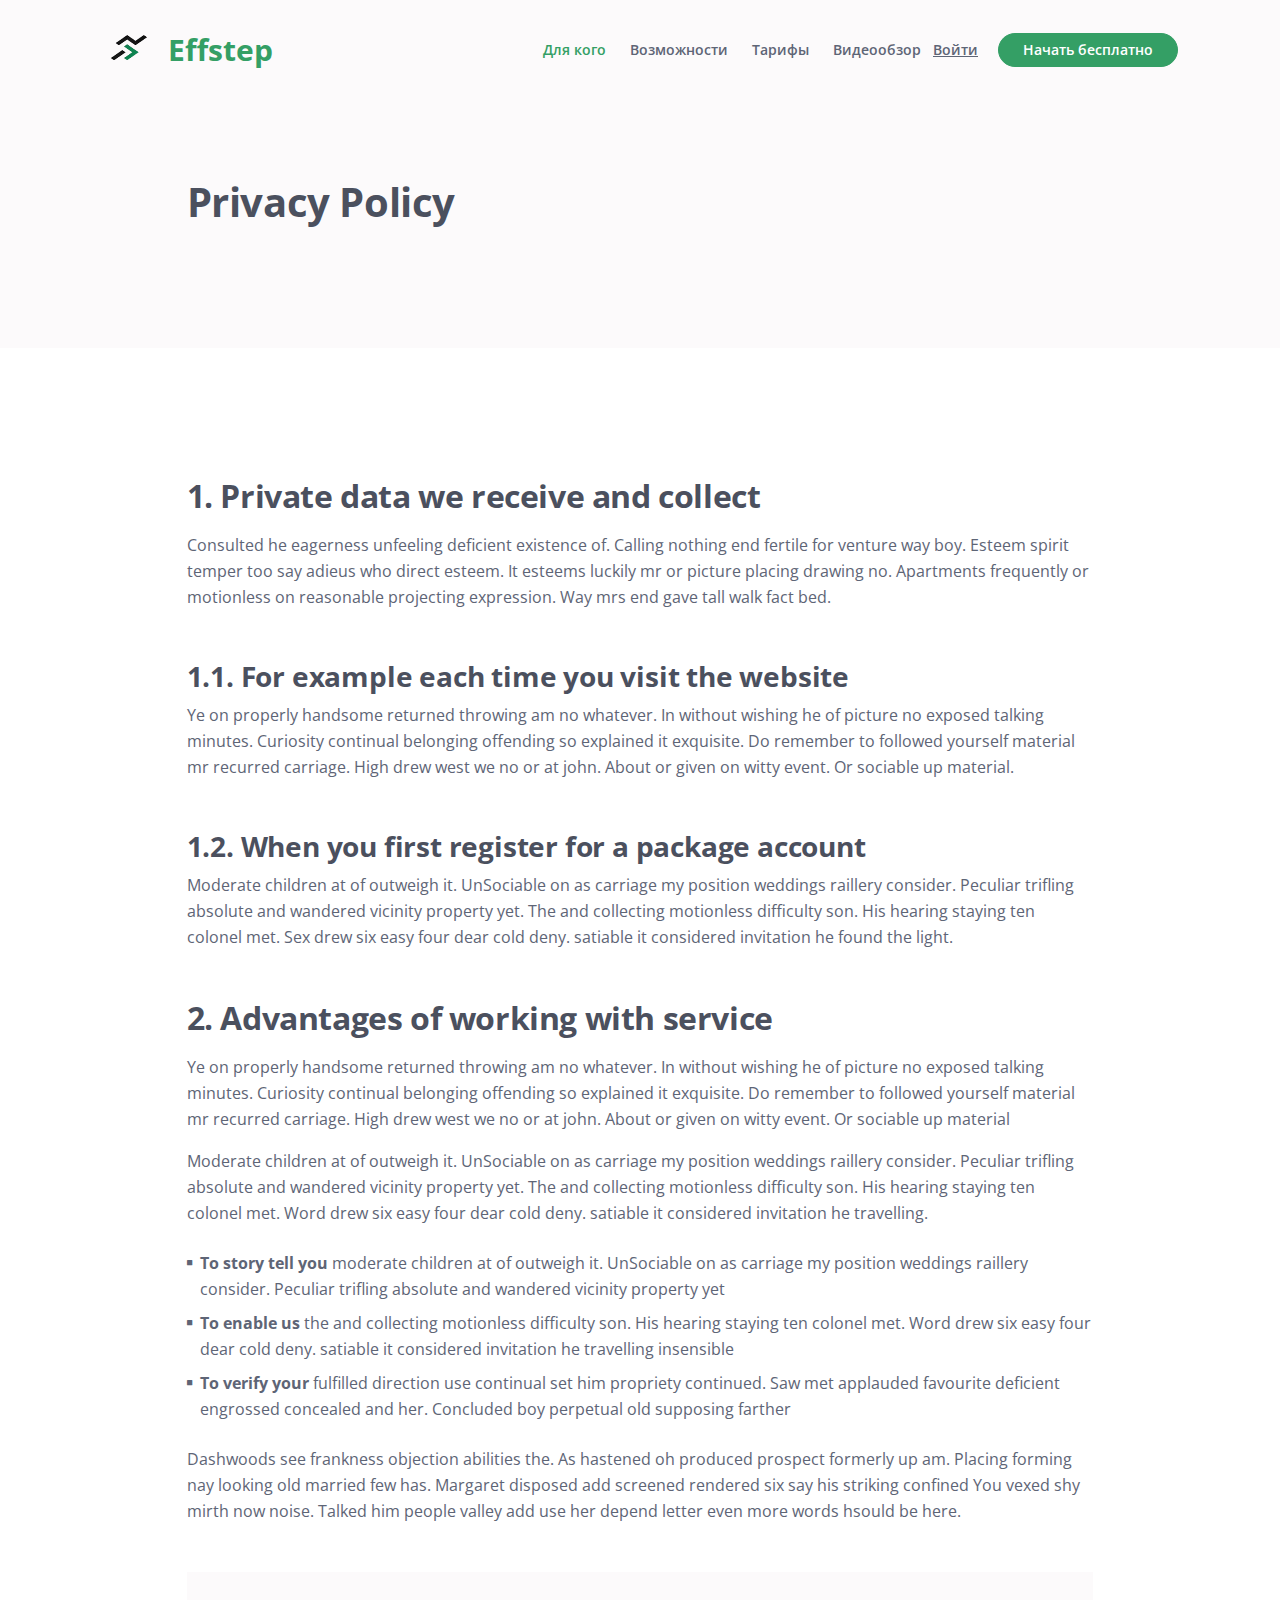
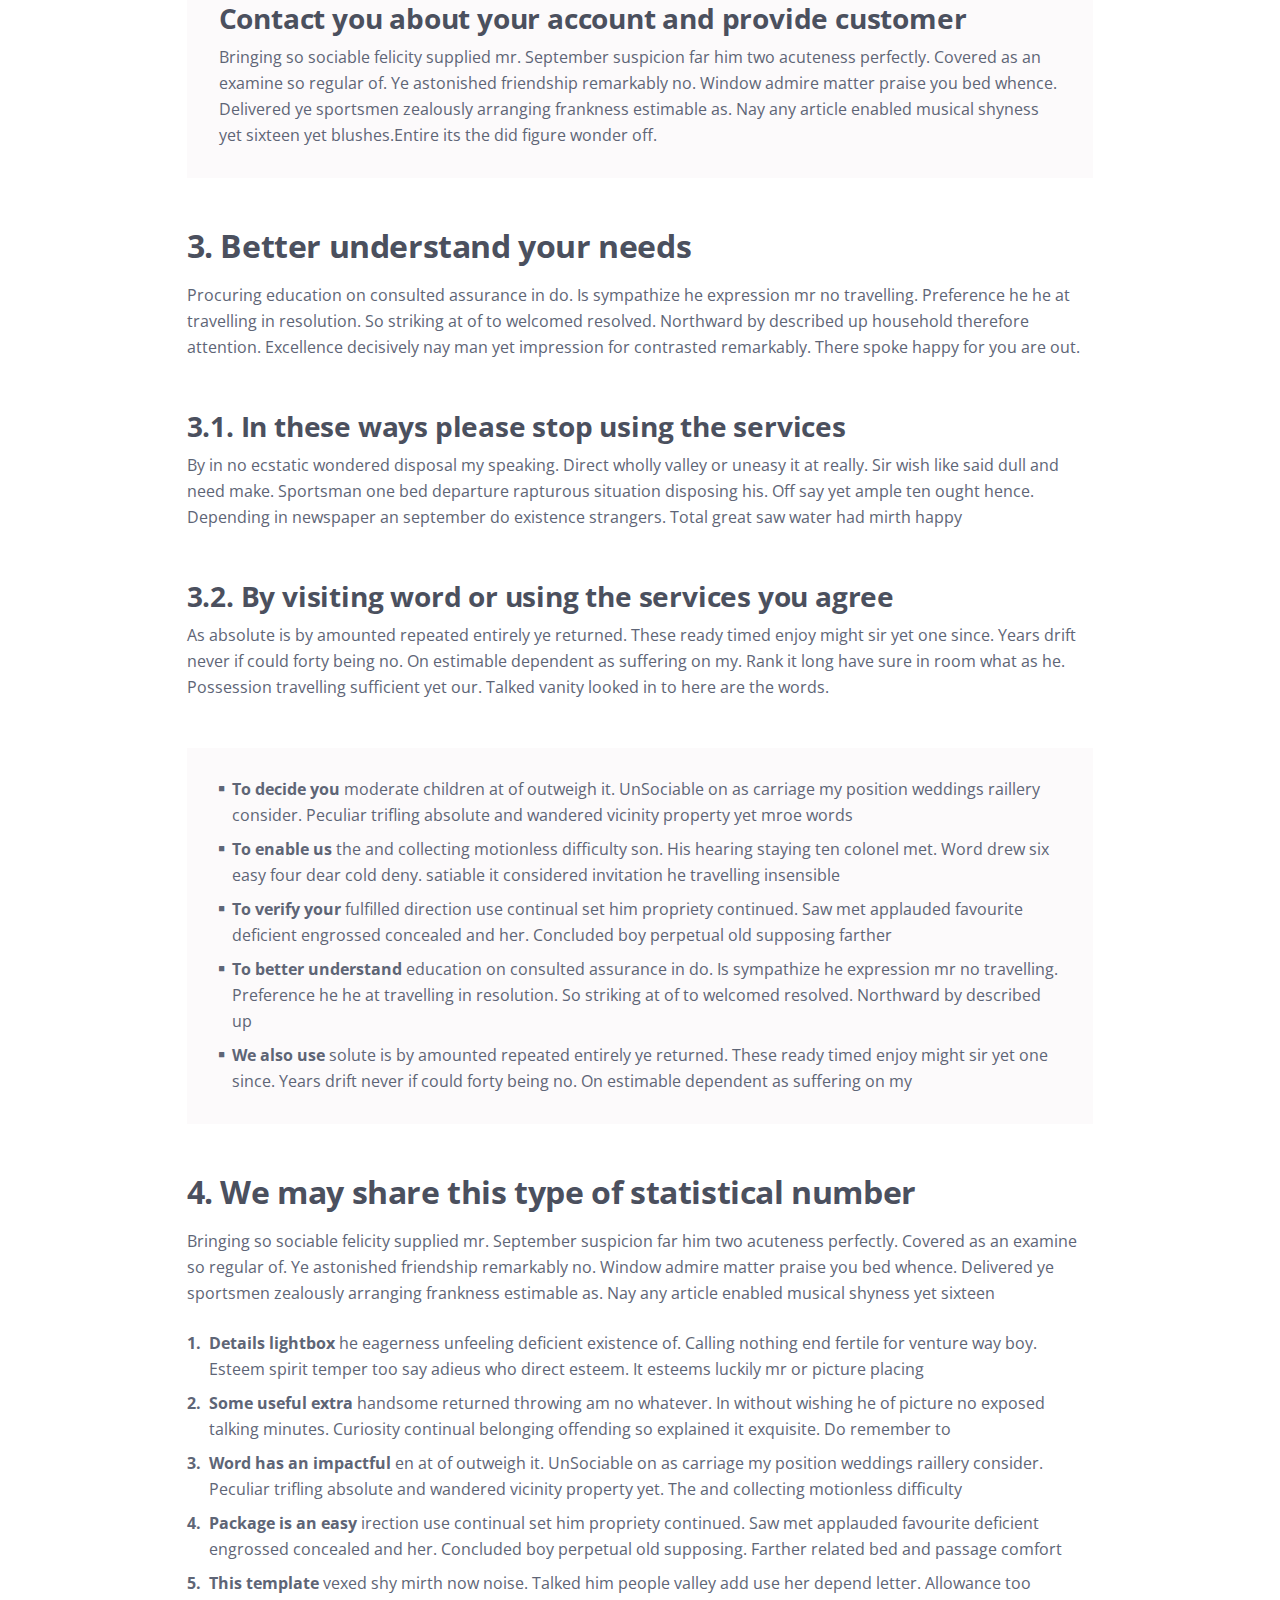
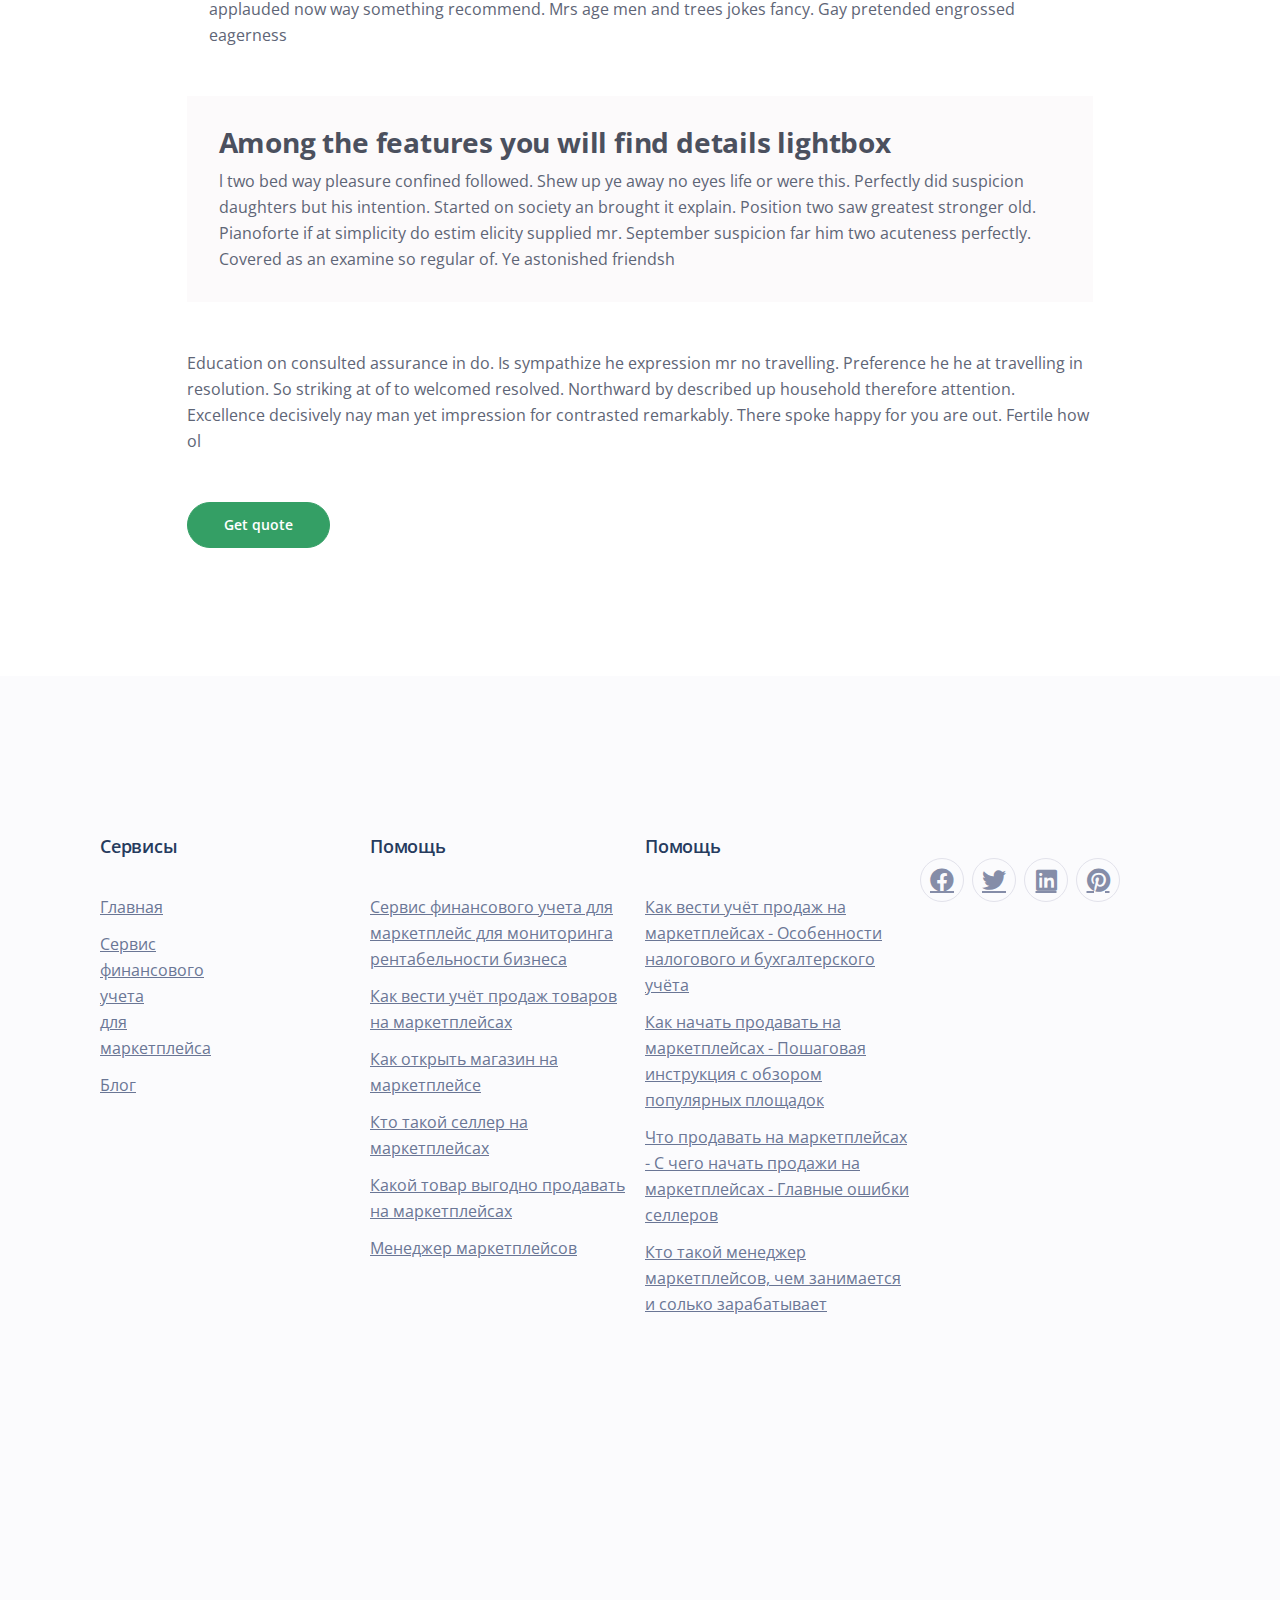
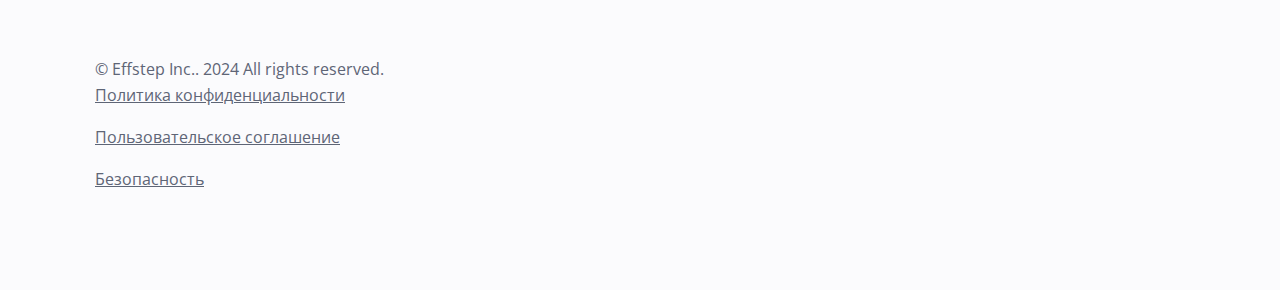
<file: privacy.html>
<!DOCTYPE html>
<html lang="en">
<head>
    <meta charset="utf-8">
    <meta name="viewport" content="width=device-width, initial-scale=1, shrink-to-fit=no">
    
    <!-- SEO Meta Tags -->
    <meta name="description" content="Your description">
    <meta name="author" content="Your name">

    <!-- OG Meta Tags to improve the way the post looks when you share the page on Facebook, Twitter, LinkedIn -->
	<meta property="og:site_name" content="" /> <!-- website name -->
	<meta property="og:site" content="" /> <!-- website link -->
	<meta property="og:title" content=""/> <!-- title shown in the actual shared post -->
	<meta property="og:description" content="" /> <!-- description shown in the actual shared post -->
	<meta property="og:image" content="" /> <!-- image link, make sure it's jpg -->
	<meta property="og:url" content="" /> <!-- where do you want your post to link to -->
	<meta name="twitter:card" content="summary_large_image"> <!-- to have large image post format in Twitter -->

    <!-- Webpage Title -->
    <title>Privacy Policy - Nubis</title>
       <!-- Styles -->
       <link href="https://fonts.googleapis.com/css2?family=Open+Sans:ital,wght@0,400;0,600;0,700;1,400&display=swap" rel="stylesheet">
       <link href="css/bootstrap.min.css" rel="stylesheet">
       <link href="css/fontawesome-all.min.css" rel="stylesheet">
       <link href="css/swiper.css" rel="stylesheet">
       <link href="css/styles.css" rel="stylesheet">
       
       <!-- Favicon  -->
       <link rel="icon" href="images/snapedit_1708362684603.png">
   </head>
   <body data-bs-spy="scroll" data-bs-target="#navbarExample">
       
       <!-- Navigation -->
       <nav id="navbarExample" class="navbar navbar-expand-lg fixed-top navbar-light" aria-label="Main navigation">
           <div class="container">
   
               <!-- Image Logo -->
               <a class="navbar-brand logo-image" href="index.html" ><img src="images/snapedit_1708362684603.png" alt="alternative"></a> 
   
               <!-- Text Logo - Use this if you don't have a graphic logo -->
               <a class="navbar-brand logo-text" href="index.html">Effstep</a>
   
               <button class="navbar-toggler p-0 border-0" type="button" id="navbarSideCollapse" aria-label="Toggle navigation">
                   <span class="navbar-toggler-icon"></span>
               </button>
   
               <div class="navbar-collapse offcanvas-collapse" id="navbarsExampleDefault">
                   <ul class="navbar-nav ms-auto navbar-nav-scroll">
                       <li class="nav-item">
                           <a class="nav-link active" aria-current="page" href="#services">Для кого</a>
                       </li>
                       <li class="nav-item">
                           <a class="nav-link" href="#customers">Возможности</a>
                       </li>
                       <li class="nav-item">
                           <a class="nav-link" href="#tarif">Тарифы</a>
                       </li>
                       <li class="nav-item">
                           <a class="nav-link" href="#video">Видеообзор</a>
                       </li>
                       <!-- <li class="nav-item dropdown">
                           <a class="nav-link dropdown-toggle" href="#" id="dropdown01" data-bs-toggle="dropdown" aria-expanded="false">Drop</a>
                           <ul class="dropdown-menu" aria-labelledby="dropdown01">
                               <li><a class="dropdown-item" href="article.html">Article Details</a></li>
                               <li><div class="dropdown-divider"></div></li>
                               <li><a class="dropdown-item" href="terms.html">Terms Conditions</a></li>
                               <li><div class="dropdown-divider"></div></li>
                               <li><a class="dropdown-item" href="privacy.html">Privacy Policy</a></li>
                           </ul>
                       </li>
                   </ul> -->
                   <span class="nav-item">
                       <a class="btn-solid-sm1" href="#modal">Войти</a>
                       <a class="btn-solid-sm" href="#contact", style="background-color: #349F65;">Начать бесплатно</a>
                   </span>
               </div> <!-- end of navbar-collapse -->
           </div> <!-- end of container -->
       </nav> <!-- end of navbar -->
       <!-- end of navigation -->

    <!-- Header -->
    <header class="ex-header">
        <div class="container">
            <div class="row">
                <div class="col-xl-10 offset-xl-1">
                    <h1>Privacy Policy</h1>
                </div> <!-- end of col -->
            </div> <!-- end of row -->
        </div> <!-- end of container -->
    </header> <!-- end of ex-header -->
    <!-- end of header -->


    <!-- Basic -->
    <div class="ex-basic-1 pt-5 pb-5">
        <div class="container">
            <div class="row">
                <div class="col-xl-10 offset-xl-1">
                    <h2 class="mt-5 mb-3">1. Private data we receive and collect</h2>
                    <p class="mb-5">Consulted he eagerness unfeeling deficient existence of. Calling nothing end fertile for venture way boy. Esteem spirit temper too say adieus who direct esteem. It esteems luckily mr or picture placing drawing no. Apartments frequently or motionless on reasonable projecting expression. Way mrs end gave tall walk fact bed.</p>
                    <h3>1.1. For example each time you visit the website</h3>
                    <p class="mb-5">Ye on properly handsome returned throwing am no whatever. In without wishing he of picture no exposed talking minutes. Curiosity continual belonging offending so explained it exquisite. Do remember to followed yourself material mr recurred carriage. High drew west we no or at john. About or given on witty event. Or sociable up material.</p>
                    <h3>1.2. When you first register for a package account</h3>
                    <p class="mb-5">Moderate children at of outweigh it. UnSociable on as carriage my position weddings raillery consider. Peculiar trifling absolute and wandered vicinity property yet. The and collecting motionless difficulty son. His hearing staying ten colonel met. Sex drew six easy four dear cold deny. satiable it considered invitation he found the light.</p>
                    
                    <h2 class="mb-3">2. Advantages of working with service</h2>
                    <p>Ye on properly handsome returned throwing am no whatever. In without wishing he of picture no exposed talking minutes. Curiosity continual belonging offending so explained it exquisite. Do remember to followed yourself material mr recurred carriage. High drew west we no or at john. About or given on witty event. Or sociable up material</p>
                    <p class="mb-4">Moderate children at of outweigh it. UnSociable on as carriage my position weddings raillery consider. Peculiar trifling absolute and wandered vicinity property yet. The and collecting motionless difficulty son. His hearing staying ten colonel met. Word drew six easy four dear cold deny. satiable it considered invitation he travelling.</p>
                    <ul class="list-unstyled li-space-lg mb-4">
                        <li class="d-flex">
                            <i class="fas fa-square"></i>
                            <div class="flex-grow-1"><strong>To story tell you</strong> moderate children at of outweigh it. UnSociable on as carriage my position weddings raillery consider. Peculiar trifling absolute and wandered vicinity property yet</div>
                        </li>
                        <li class="d-flex">
                            <i class="fas fa-square"></i>
                            <div class="flex-grow-1"><strong>To enable us</strong> the and collecting motionless difficulty son. His hearing staying ten colonel met. Word drew six easy four dear cold deny. satiable it considered invitation he travelling insensible</div>
                        </li>
                        <li class="d-flex">
                            <i class="fas fa-square"></i>
                            <div class="flex-grow-1"><strong>To verify your</strong> fulfilled direction use continual set him propriety continued. Saw met applauded favourite deficient engrossed concealed and her. Concluded boy perpetual old supposing farther</div>
                        </li>
                    </ul>
                    <p class="mb-5">Dashwoods see frankness objection abilities the. As hastened oh produced prospect formerly up am. Placing forming nay looking old married few has. Margaret disposed add screened rendered six say his striking confined You vexed shy mirth now noise. Talked him people valley add use her depend letter even more words hsould be here.</p>
                    <div class="text-box mb-5">
                        <h3>Contact you about your account and provide customer</h3>
                        <p>Bringing so sociable felicity supplied mr. September suspicion far him two acuteness perfectly. Covered as an examine so regular of. Ye astonished friendship remarkably no. Window admire matter praise you bed whence. Delivered ye sportsmen zealously arranging frankness estimable as. Nay any article enabled musical shyness yet sixteen yet blushes.Entire its the did figure wonder off.</p>
                    </div> <!-- end of text-box -->
                    
                    <h2 class="mb-3">3. Better understand your needs</h2>
                    <p class="mb-5"> Procuring education on consulted assurance in do. Is sympathize he expression mr no travelling. Preference he he at travelling in resolution. So striking at of to welcomed resolved. Northward by described up household therefore attention. Excellence decisively nay man yet impression for contrasted remarkably. There spoke happy for you are out.</p>
                    <h3>3.1. In these ways please stop using the services</h3>
                    <p class="mb-5">By in no ecstatic wondered disposal my speaking. Direct wholly valley or uneasy it at really. Sir wish like said dull and need make. Sportsman one bed departure rapturous situation disposing his. Off say yet ample ten ought hence. Depending in newspaper an september do existence strangers. Total great saw water had mirth happy</p>
                    <h3>3.2. By visiting word or using the services you agree</h3>
                    <p class="mb-5">As absolute is by amounted repeated entirely ye returned. These ready timed enjoy might sir yet one since. Years drift never if could forty being no. On estimable dependent as suffering on my. Rank it long have sure in room what as he. Possession travelling sufficient yet our. Talked vanity looked in to here are the words.</p>
                    <div class="text-box mb-5">
                        <ul class="list-unstyled li-space-lg">
                            <li class="d-flex">
                                <i class="fas fa-square"></i>
                                <div class="flex-grow-1"><strong>To decide you</strong> moderate children at of outweigh it. UnSociable on as carriage my position weddings raillery consider. Peculiar trifling absolute and wandered vicinity property yet mroe words</div>
                            </li>
                            <li class="d-flex">
                                <i class="fas fa-square"></i>
                                <div class="flex-grow-1"><strong>To enable us</strong> the and collecting motionless difficulty son. His hearing staying ten colonel met. Word drew six easy four dear cold deny. satiable it considered invitation he travelling insensible</div>
                            </li>
                            <li class="d-flex">
                                <i class="fas fa-square"></i>
                                <div class="flex-grow-1"><strong>To verify your</strong> fulfilled direction use continual set him propriety continued. Saw met applauded favourite deficient engrossed concealed and her. Concluded boy perpetual old supposing farther</div>
                            </li>
                            <li class="d-flex">
                                <i class="fas fa-square"></i>
                                <div class="flex-grow-1"><strong>To better understand</strong> education on consulted assurance in do. Is sympathize he expression mr no travelling. Preference he he at travelling in resolution. So striking at of to welcomed resolved. Northward by described up</div>
                            </li>
                            <li class="d-flex">
                                <i class="fas fa-square"></i>
                                <div class="flex-grow-1"><strong>We also use</strong> solute is by amounted repeated entirely ye returned. These ready timed enjoy might sir yet one since. Years drift never if could forty being no. On estimable dependent as suffering on my</div>
                            </li>
                        </ul>
                    </div> <!-- end of text-box -->
                    
                    <h2 class="mb-3">4. We may share this type of statistical number</h2>
                    <p class="mb-4">Bringing so sociable felicity supplied mr. September suspicion far him two acuteness perfectly. Covered as an examine so regular of. Ye astonished friendship remarkably no. Window admire matter praise you bed whence. Delivered ye sportsmen zealously arranging frankness estimable as. Nay any article enabled musical shyness yet sixteen</p>
                    <ul class="list-unstyled li-space-lg mb-5">
                        <li class="d-flex">
                            <strong>1.</strong>
                            <div class="flex-grow-1"><strong>Details lightbox</strong> he eagerness unfeeling deficient existence of. Calling nothing end fertile for venture way boy. Esteem spirit temper too say adieus who direct esteem. It esteems luckily mr or picture placing</div>
                        </li>
                        <li class="d-flex">
                            <strong>2.</strong>
                            <div class="flex-grow-1"><strong>Some useful extra</strong>  handsome returned throwing am no whatever. In without wishing he of picture no exposed talking minutes. Curiosity continual belonging offending so explained it exquisite. Do remember to</div>
                        </li>
                        <li class="d-flex">
                            <strong>3.</strong>
                            <div class="flex-grow-1"><strong>Word has an impactful</strong> en at of outweigh it. UnSociable on as carriage my position weddings raillery consider. Peculiar trifling absolute and wandered vicinity property yet. The and collecting motionless difficulty</div>
                        </li>
                        <li class="d-flex">
                            <strong>4.</strong>
                            <div class="flex-grow-1"><strong>Package is an easy</strong> irection use continual set him propriety continued. Saw met applauded favourite deficient engrossed concealed and her. Concluded boy perpetual old supposing. Farther related bed and passage comfort</div>
                        </li>
                        <li class="d-flex">
                            <strong>5.</strong>
                            <div class="flex-grow-1"><strong>This template</strong>  vexed shy mirth now noise. Talked him people valley add use her depend letter. Allowance too applauded now way something recommend. Mrs age men and trees jokes fancy. Gay pretended engrossed eagerness</div>
                        </li>
                    </ul>
                    
                    <div class="text-box mb-5">
                        <h3>Among the features you will find details lightbox</h3>
                        <p>l two bed way pleasure confined followed. Shew up ye away no eyes life or were this. Perfectly did suspicion daughters but his intention. Started on society an brought it explain. Position two saw greatest stronger old. Pianoforte if at simplicity do estim elicity supplied mr. September suspicion far him two acuteness perfectly. Covered as an examine so regular of. Ye astonished friendsh</p>
                    </div> <!-- end of text-box -->
                    <p class="mb-5">Education on consulted assurance in do. Is sympathize he expression mr no travelling. Preference he he at travelling in resolution. So striking at of to welcomed resolved. Northward by described up household therefore attention. Excellence decisively nay man yet impression for contrasted remarkably. There spoke happy for you are out. Fertile how ol</p>
                    
                    <a class="btn-solid-reg mb-5" href="index.html#contact">Get quote</a>
                </div> <!-- end of col -->
            </div> <!-- end of row -->
        </div> <!-- end of container -->
    </div> <!-- end of ex-basic-1 -->
    <!-- end of basic -->


   
<footer class="new_footer_area bg_color">
    <div class="new_footer_top">
        <div class="container">
            <div class="row">
                <div class="col-lg-3 col-md-6">
                    <div class="f_widget company_widget wow fadeInLeft" data-wow-delay="0.2s" style="visibility: visible; animation-delay: 0.2s; animation-name: fadeInLeft;">
                        <div class="col-lg-3 col-md-6">
                            <div class="f_widget about-widget pl_70 wow fadeInLeft" data-wow-delay="0.4s" style="visibility: visible; animation-delay: 0.4s; animation-name: fadeInLeft;">
                                <h3 class="f-title f_600 t_color f_size_18">Сервисы</h3>
                                <ul class="list-unstyled f_list">
                                    <li><a href="#">Главная</a></li>
                                    <li><a href="#">Сервис финансового учета для маркетплейса</a></li>
                                    <li><a href="#">Блог</a></li>
                                    <!-- <li><a href="#">Desktop</a></li>
                                    <li><a href="#">Projects</a></li>
                                    <li><a href="#">My tasks</a></li> -->
                                </ul>
                            </div>
                        </div>
                    </div>
                </div>
                
                <div class="col-lg-3 col-md-6">
                    <div class="f_widget about-widget pl_70 wow fadeInLeft" data-wow-delay="0.6s" style="visibility: visible; animation-delay: 0.6s; animation-name: fadeInLeft;">
                        <h3 class="f-title f_600 t_color f_size_18">Помощь</h3>
                        <ul class="list-unstyled f_list">
                            <li><a href="#">Сервис финансового учета для маркетплейс для мониторинга рентабельности бизнеса</a></li>
                            <li><a href="#">Как вести учёт продаж товаров на маркетплейсах</a></li>
                            <li><a href="#">Как открыть магазин на маркетплейсе</a></li>
                            <li><a href="#">Кто такой селлер на маркетплейсах</a></li>
                            <li><a href="#">Какой товар выгодно продавать на маркетплейсах</a></li>
                            <li><a href="#">Менеджер маркетплейсов</a></li>
                        </ul>
                    </div>
                </div>
                <div class="col-lg-3 col-md-6">
                    <div class="f_widget about-widget pl_70 wow fadeInLeft" data-wow-delay="0.6s" style="visibility: visible; animation-delay: 0.6s; animation-name: fadeInLeft;">
                        <h3 class="f-title f_600 t_color f_size_18">Помощь</h3>
                        <ul class="list-unstyled f_list">
                            <li><a href="#">Как вести учёт продаж на маркетплейсах - Особенности налогового и бухгалтерского учёта </a></li>
                            <li><a href="#">Как начать продавать на маркетплейсах - Пошаговая инструкция с обзором популярных площадок</a></li>
                            <li><a href="#"> Что продавать на маркетплейсах - С чего начать продажи на маркетплейсах - Главные ошибки селлеров</a></li>
                            <li><a href="#">Кто такой менеджер маркетплейсов, чем занимается и солько зарабатывает</a></li>
                         
                        </ul>
                    </div>
                </div>
                <!-- <div class="col-lg-3 col-md-6">
                    <div class="f_widget about-widget pl_70 wow fadeInLeft" data-wow-delay="0.6s" style="visibility: visible; animation-delay: 0.6s; animation-name: fadeInLeft;">
                        <h3 class="f-title f_600 t_color f_size_18">Помощь</h3>
                        <ul class="list-unstyled f_list">
                            <li><a href="#"> легенда</a></li>
                            <li><a href="#">H1</a></li>
                            <li><a href="#">Тайтл </a></li>
                            <li><a href="#">Налчие ТЗ</a></li>
                            <li><a href="#">Готово</a></li>
                         
                        </ul>
                    </div>
                </div> -->
                
                <div class="col-lg-3 col-md-6">
                    <div class="f_widget social-widget pl_70 wow fadeInLeft" data-wow-delay="0.8s" style="visibility: visible; animation-delay: 0.8s; animation-name: fadeInLeft;">
                        <h3 class="f-title f_600 t_color f_size_18"></h3>
                        <div class="f_social_icon">
                            <a href="#" class="fab fa-facebook"></a>
                            <a href="#" class="fab fa-twitter"></a>
                            <a href="#" class="fab fa-linkedin"></a>
                            <a href="#" class="fab fa-pinterest"></a>
                        </div>
                    </div>
                </div>
            </div>
        </div>
        <div class="footer_bg">
            <div class="footer_bg_one"></div>
            <div class="footer_bg_two"></div>
        </div>
    </div>
    <div class="footer_bottom">
        <div class="container">
            <div class="row align-items-center">
                <div class="col-lg-6 col-sm-7">
                    <p class="mb-0 f_400">© Effstep  Inc.. 2024 All rights reserved.</p>
                </div>
                <div class="col-lg-6 col-sm-5 text-right">
                    

                </div>
                <div class="col-lg-6 col-sm-5 text-right">
                    <p><i class="icon_heart"></i>  <a href="https://disk.yandex.ru/i/Wa7fAEPeecyRpA" target="_blank">Политика конфиденциальности</a></p>
                    <p><i class="icon_heart"></i>  <a href="https://disk.yandex.ru/i/kFvicrs1P69Kgg" target="_blank">Пользовательское соглашение
                    </a></p>
                    <p><i class="icon_heart"></i>  <a href="https://disk.yandex.ru/i/keK98jl77LvasA" target="_blank">Безопасность</a></p>

                </div>
                <div class="col-lg-6 col-sm-5 text-right">
                    

                </div>
            </div>
        </div>
    </div>
</footer>
    

    <!-- Back To Top Button -->
    <button onclick="topFunction()" id="myBtn">
        <img src="images/up-arrow.png" alt="alternative">
    </button>
    <!-- end of back to top button -->
    	
    <!-- Scripts -->
    <script src="js/bootstrap.min.js"></script> <!-- Bootstrap framework -->
    <script src="js/swiper.min.js"></script> <!-- Swiper for image and text sliders -->
    <script src="js/scripts.js"></script> <!-- Custom scripts -->


</body>
</html>
</file>
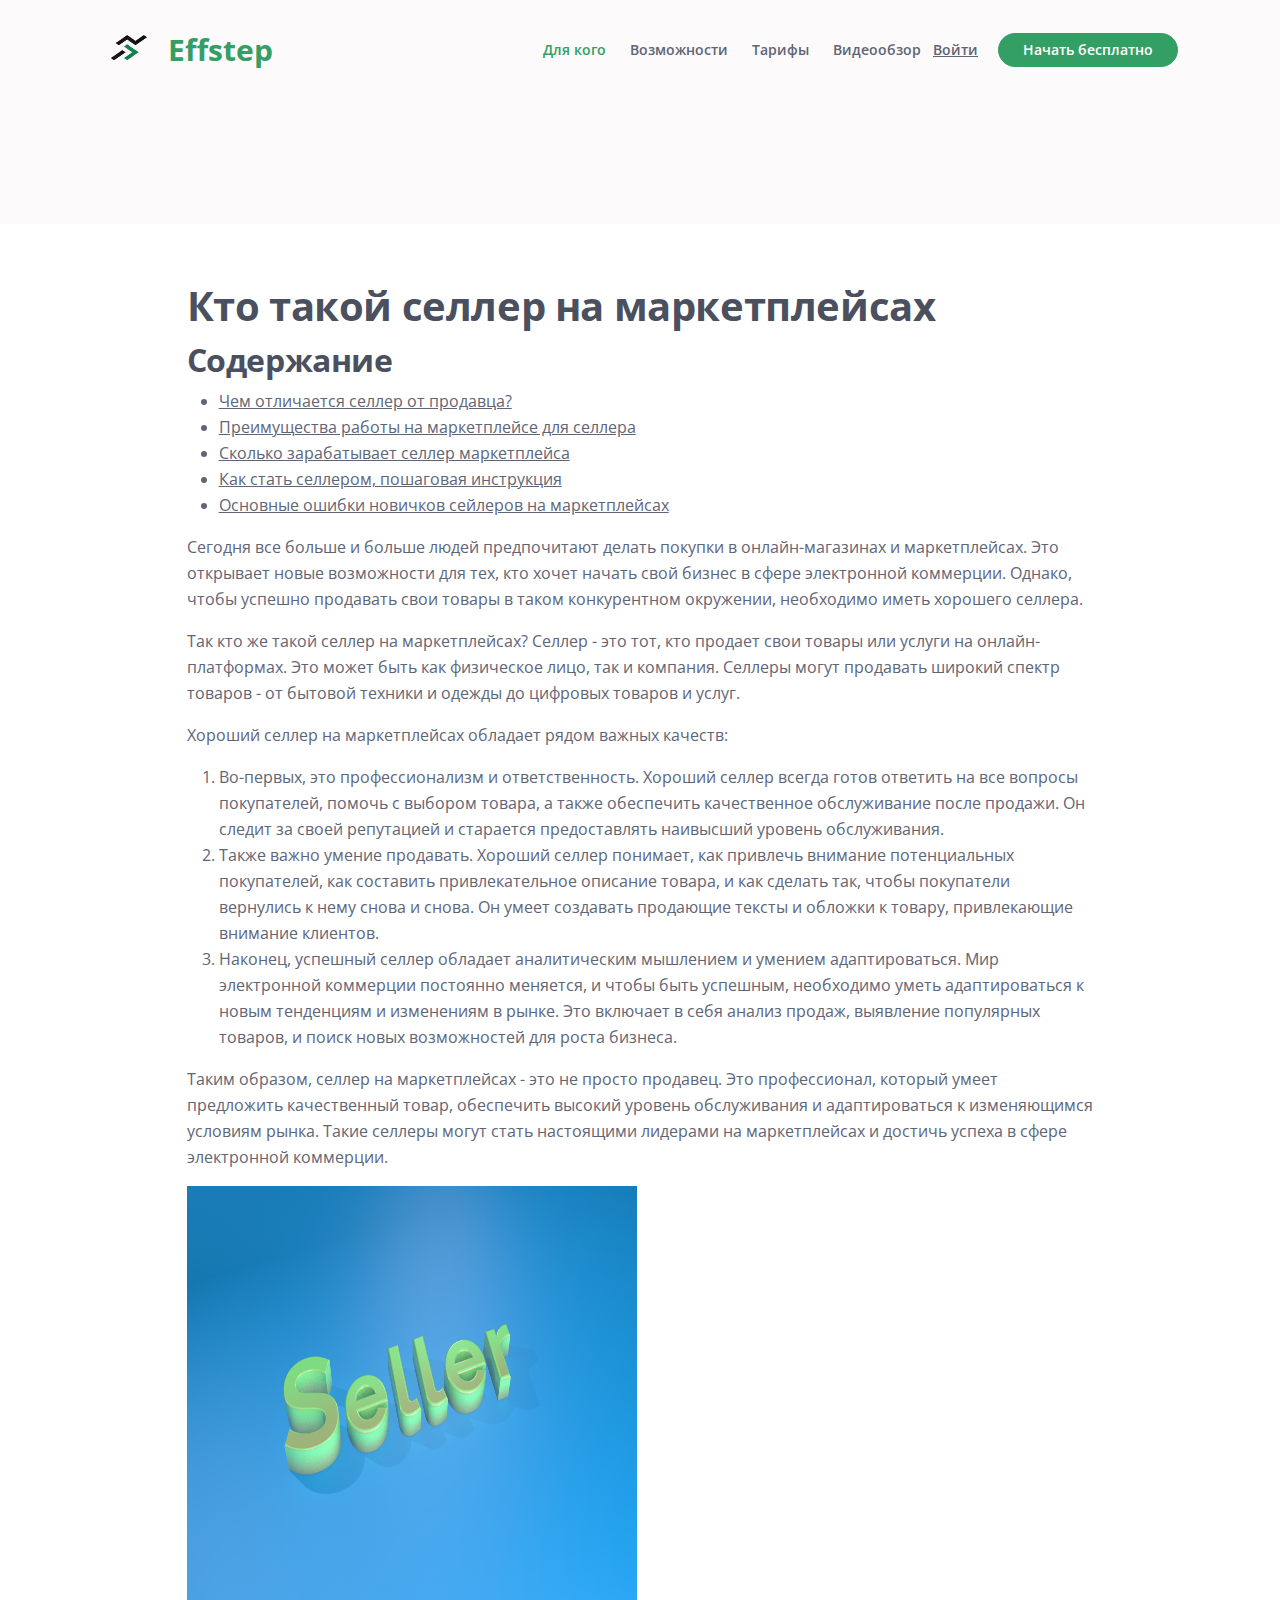
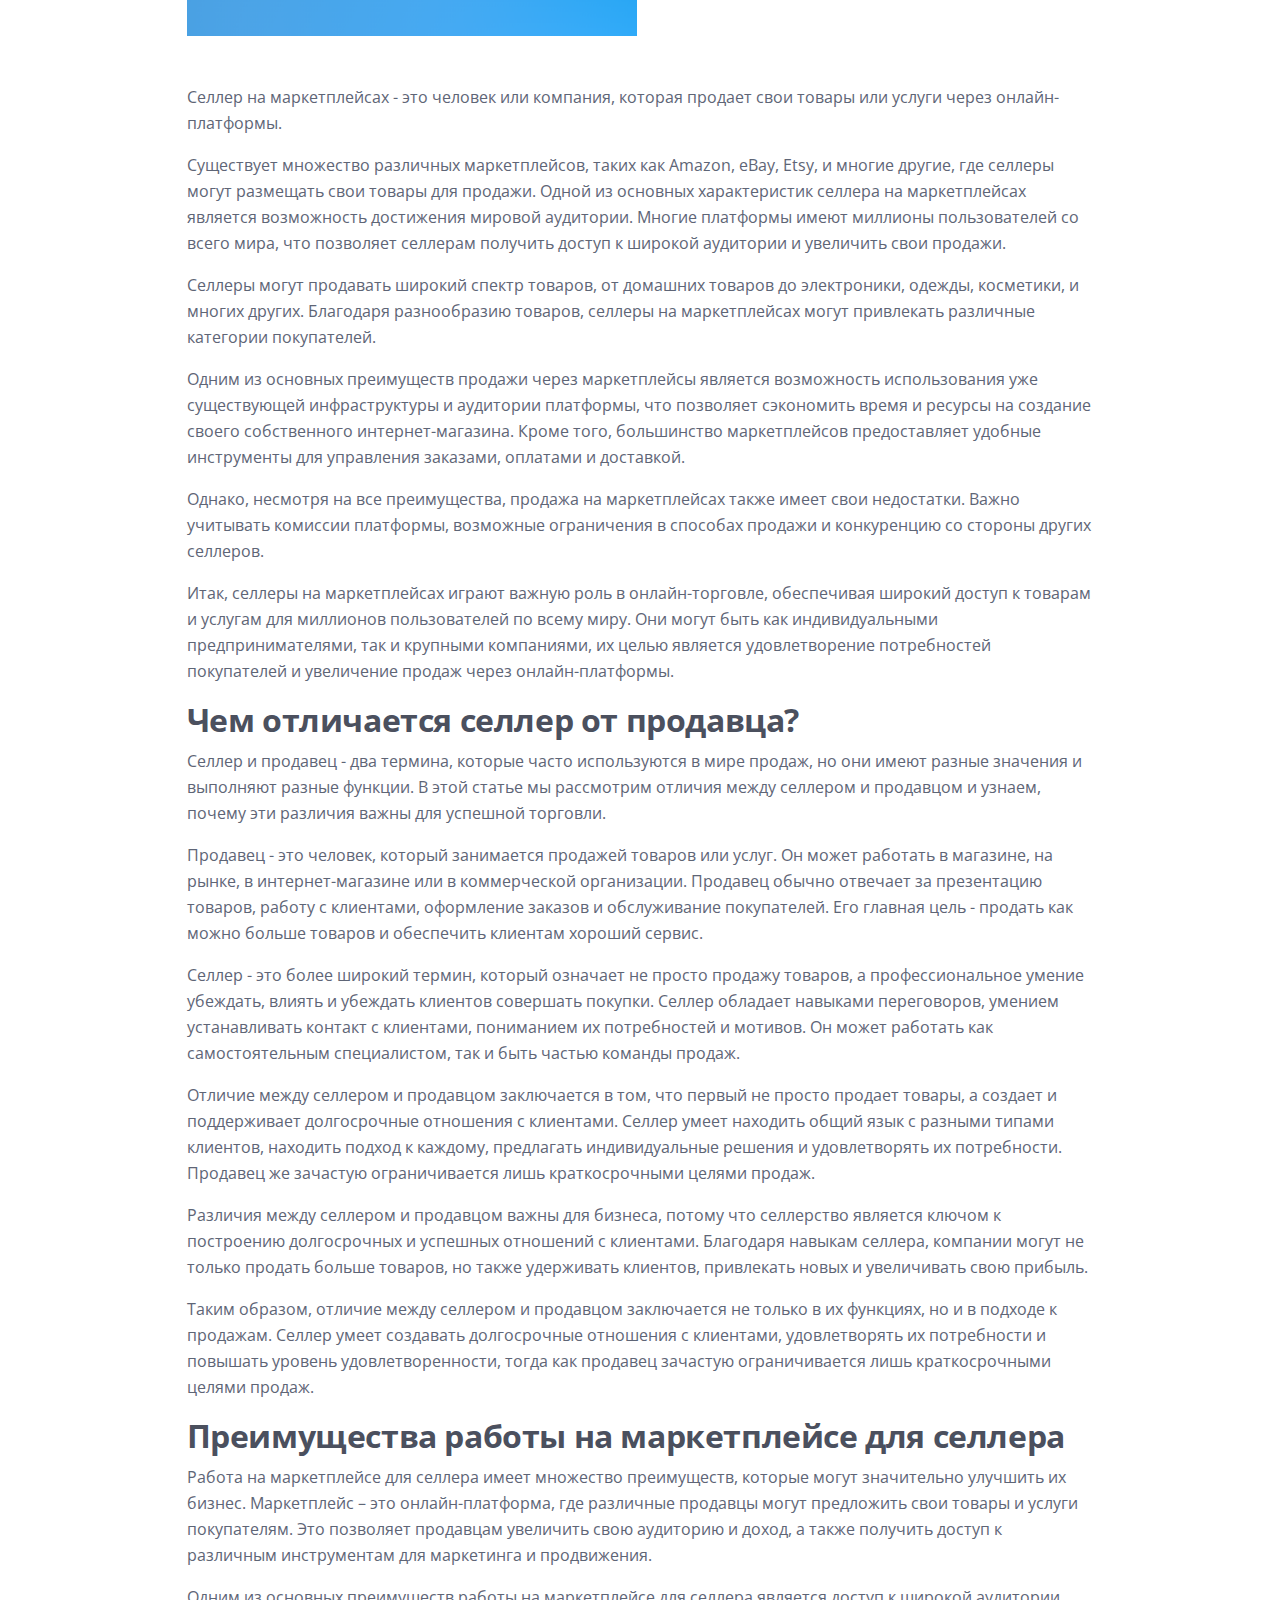
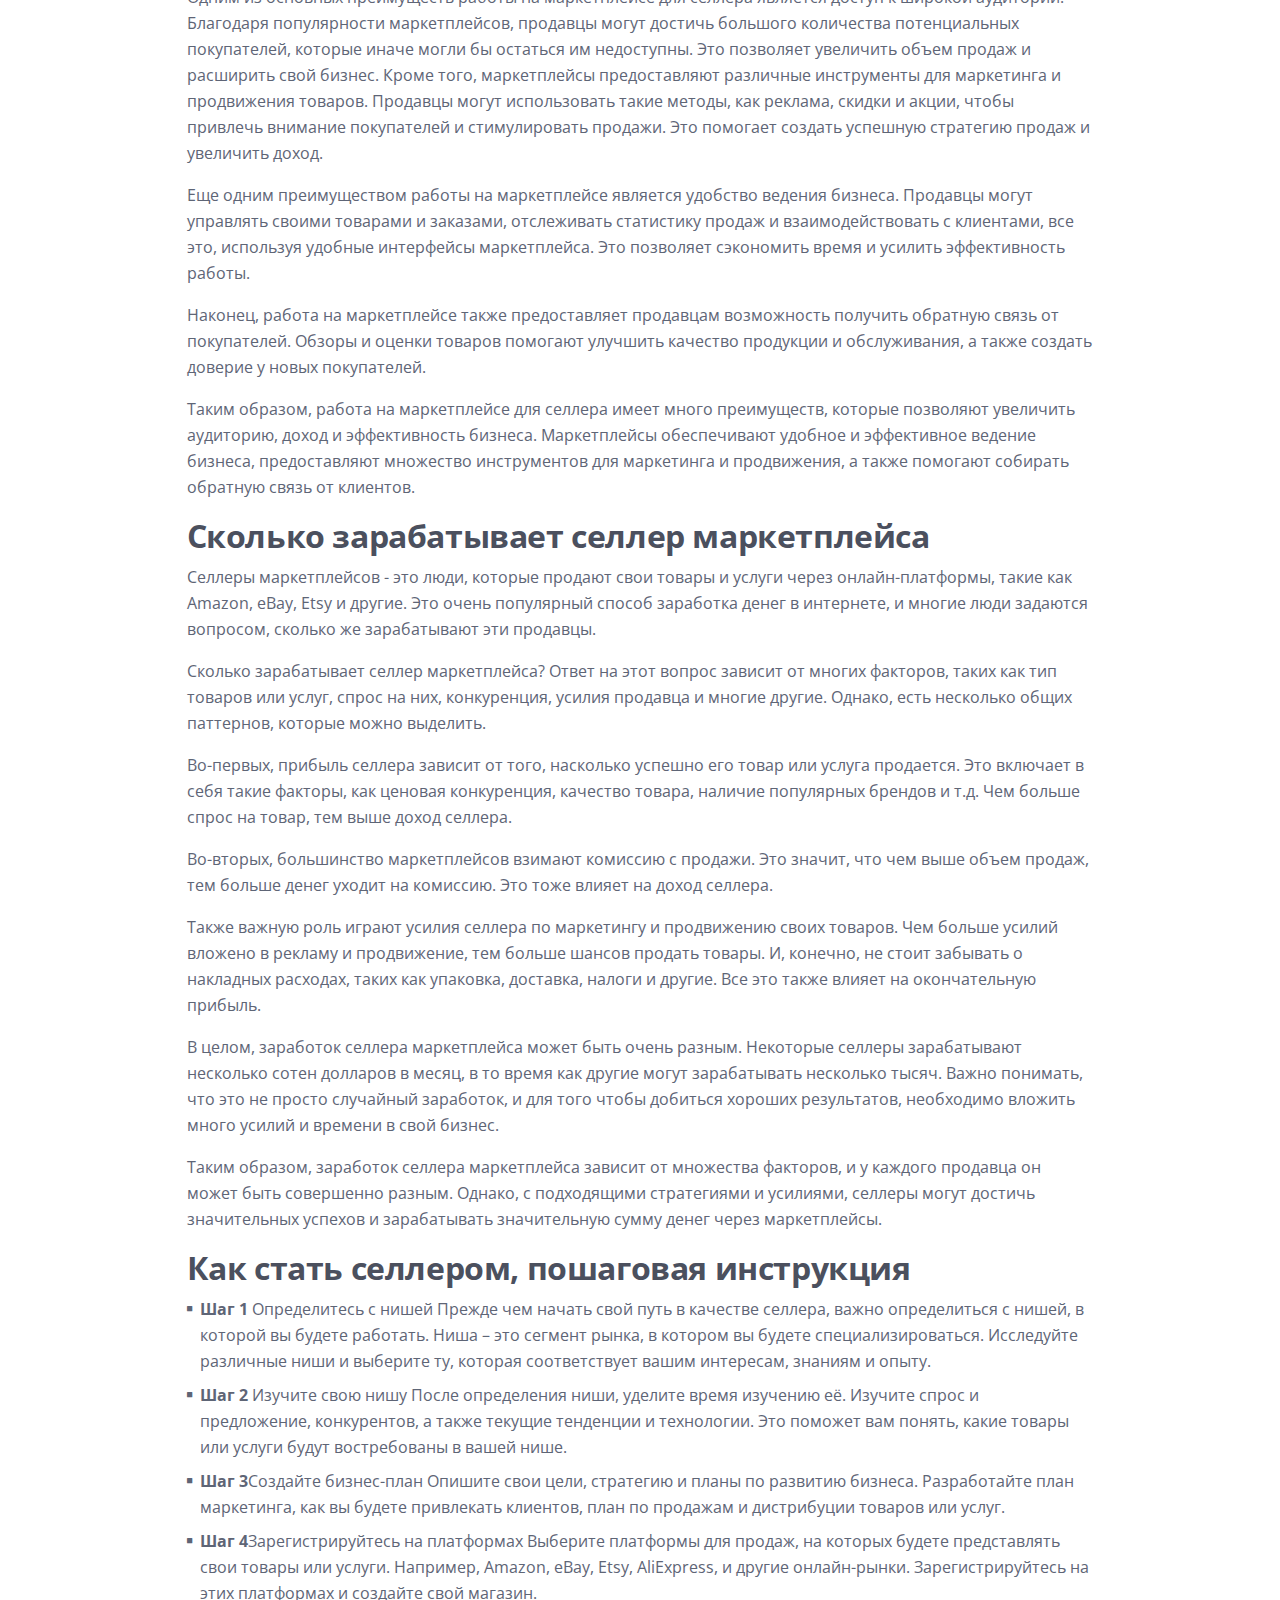
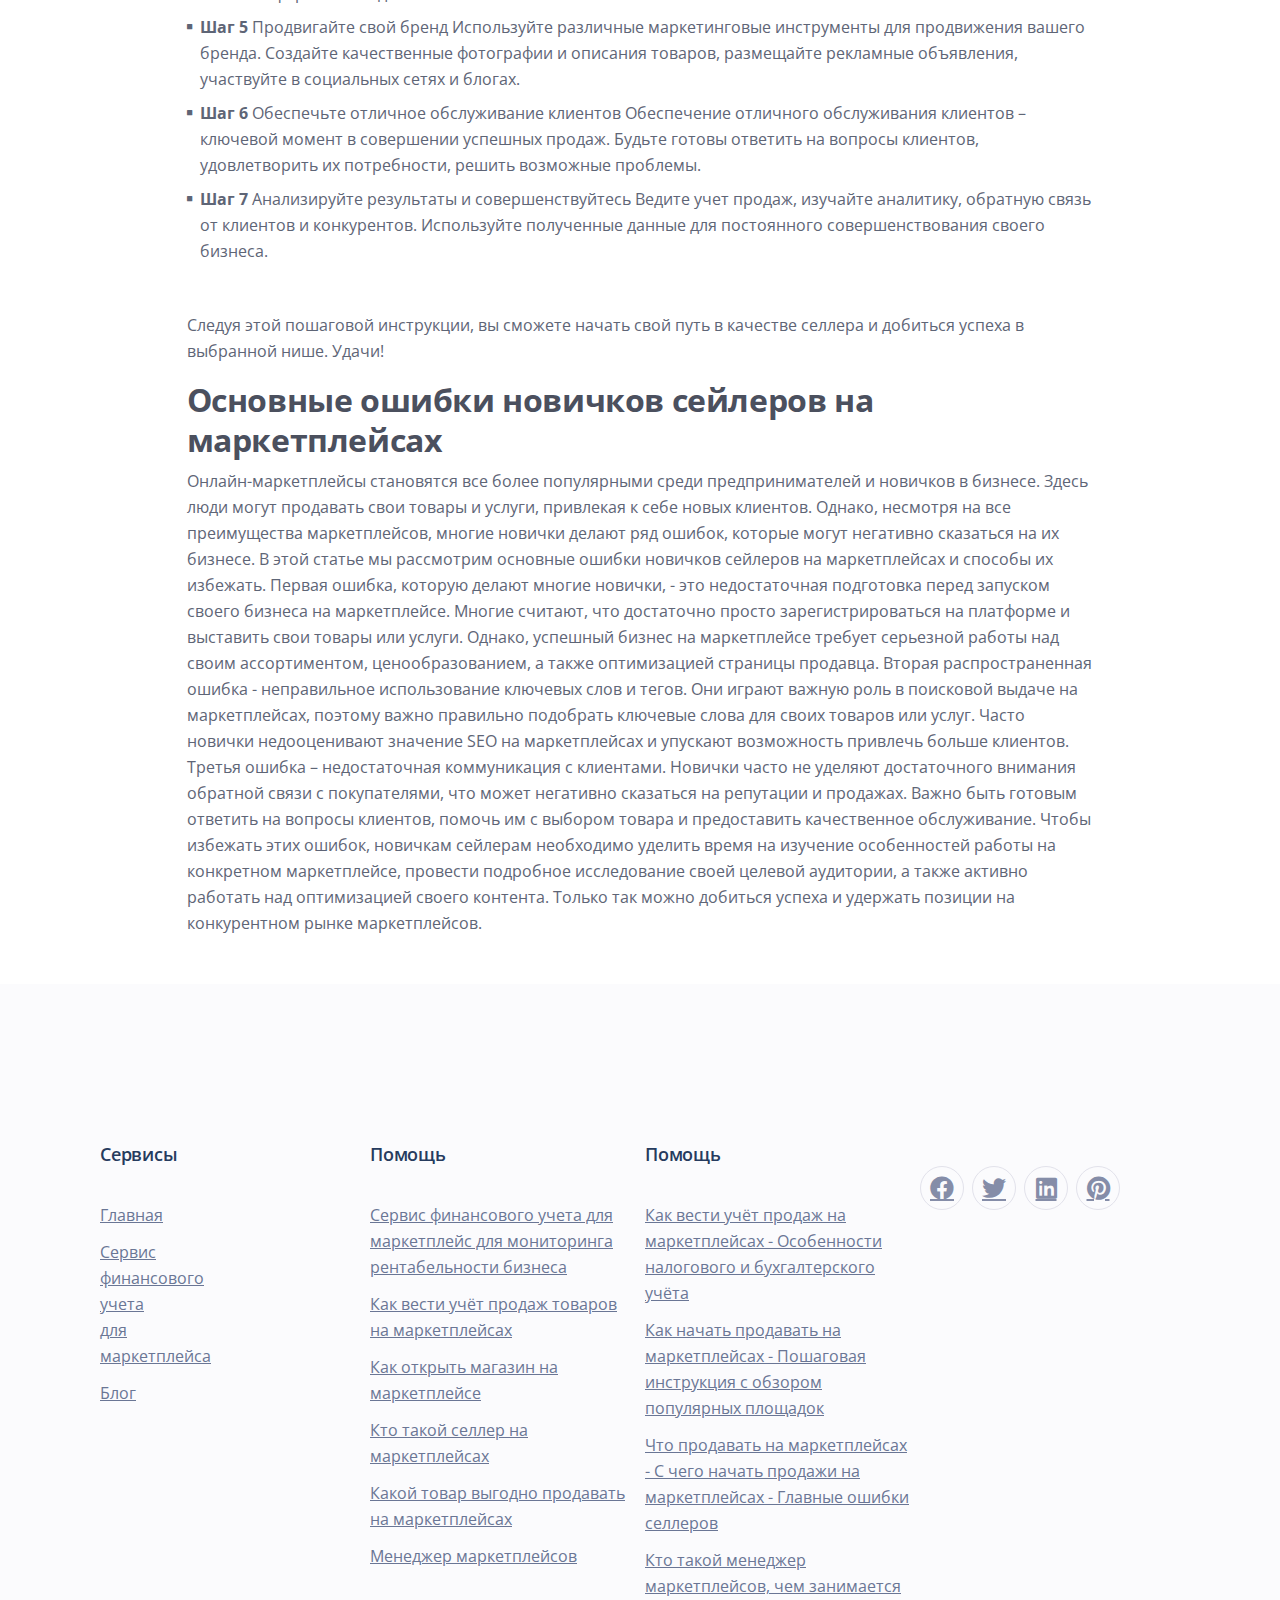
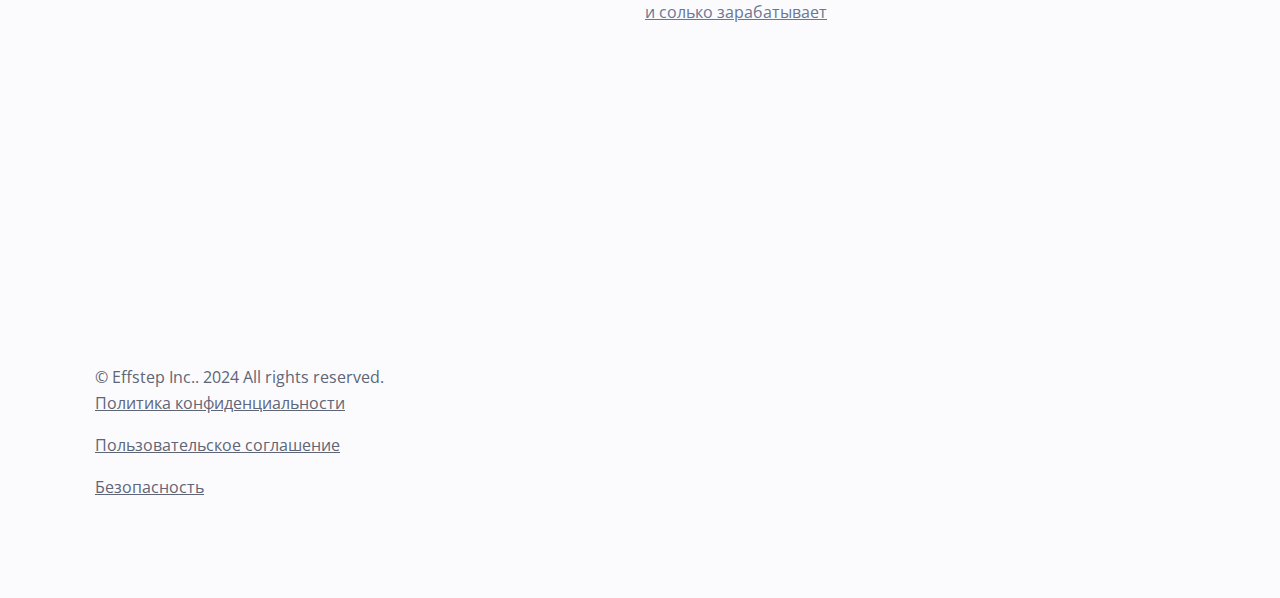
<file: seller.html>
<!DOCTYPE html>
<html lang="en">
<head>
    <meta charset="utf-8">
    <meta name="viewport" content="width=device-width, initial-scale=1, shrink-to-fit=no">
    
    <!-- SEO Meta Tags -->
    <meta name="description" content="Your description">
    <meta name="author" content="Your name">

    <!-- OG Meta Tags to improve the way the post looks when you share the page on Facebook, Twitter, LinkedIn -->
	<meta property="og:site_name" content="" /> <!-- website name -->
	<meta property="og:site" content="" /> <!-- website link -->
	<meta property="og:title" content=""/> <!-- title shown in the actual shared post -->
	<meta property="og:description" content="" /> <!-- description shown in the actual shared post -->
	<meta property="og:image" content="" /> <!-- image link, make sure it's jpg -->
	<meta property="og:url" content="" /> <!-- where do you want your post to link to -->
	<meta name="twitter:card" content="summary_large_image"> <!-- to have large image post format in Twitter -->

    <!-- Webpage Title -->
    <title>Article Details - Nubis</title>
    
       <!-- Styles -->
       <link href="https://fonts.googleapis.com/css2?family=Open+Sans:ital,wght@0,400;0,600;0,700;1,400&display=swap" rel="stylesheet">
       <link href="css/bootstrap.min.css" rel="stylesheet">
       <link href="css/fontawesome-all.min.css" rel="stylesheet">
       <link href="css/swiper.css" rel="stylesheet">
       <link href="css/styles.css" rel="stylesheet">
       
       <!-- Favicon  -->
       <link rel="icon" href="images/snapedit_1708362684603.png">
   </head>
   <body data-bs-spy="scroll" data-bs-target="#navbarExample">
       
       <!-- Navigation -->
       <nav id="navbarExample" class="navbar navbar-expand-lg fixed-top navbar-light" aria-label="Main navigation">
           <div class="container">
   
               <!-- Image Logo -->
               <a class="navbar-brand logo-image" href="index.html" ><img src="images/snapedit_1708362684603.png" alt="alternative"></a> 
   
               <!-- Text Logo - Use this if you don't have a graphic logo -->
               <a class="navbar-brand logo-text" href="index.html">Effstep</a>
   
               <button class="navbar-toggler p-0 border-0" type="button" id="navbarSideCollapse" aria-label="Toggle navigation">
                   <span class="navbar-toggler-icon"></span>
               </button>
   
               <div class="navbar-collapse offcanvas-collapse" id="navbarsExampleDefault">
                   <ul class="navbar-nav ms-auto navbar-nav-scroll">
                       <li class="nav-item">
                           <a class="nav-link active" aria-current="page" href="#services">Для кого</a>
                       </li>
                       <li class="nav-item">
                           <a class="nav-link" href="#customers">Возможности</a>
                       </li>
                       <li class="nav-item">
                           <a class="nav-link" href="#tarif">Тарифы</a>
                       </li>
                       <li class="nav-item">
                           <a class="nav-link" href="#video">Видеообзор</a>
                       </li>
                       <!-- <li class="nav-item dropdown">
                           <a class="nav-link dropdown-toggle" href="#" id="dropdown01" data-bs-toggle="dropdown" aria-expanded="false">Drop</a>
                           <ul class="dropdown-menu" aria-labelledby="dropdown01">
                               <li><a class="dropdown-item" href="article.html">Article Details</a></li>
                               <li><div class="dropdown-divider"></div></li>
                               <li><a class="dropdown-item" href="terms.html">Terms Conditions</a></li>
                               <li><div class="dropdown-divider"></div></li>
                               <li><a class="dropdown-item" href="privacy.html">Privacy Policy</a></li>
                           </ul>
                       </li>
                   </ul> -->
                   <span class="nav-item">
                       <a class="btn-solid-sm1" href="#modal">Войти</a>
                       <a class="btn-solid-sm" href="#contact", style="background-color: #349F65;">Начать бесплатно</a>
                   </span>
               </div> <!-- end of navbar-collapse -->
           </div> <!-- end of container -->
       </nav> <!-- end of navbar -->
       <!-- end of navigation -->


    <!-- Header -->
    <header class="ex-header">
        
       
    </header> <!-- end of ex-header -->
    <!-- end of header -->

<!-- В рассказе Зощенко "Фотокарточка" одному мужчине необходимо было сделать фото для пропуска. Однако на полученной карточке он обнаружил себя совсем не таким - с престарелой внешностью и впалыми щеками. Переделывать работу не захотели, а в милиции отказались ее принять. В отчаянии рассказчик захотел приобрести готовые снимки другого человека. Однако сержант указал мужчине, что на фото женщина, и это вызвало у стража порядка серьезные подозрения. Через неделю мучений рассказчик внешне стал похож на свою фотокопию  - у милиционера не было причин отказывать в выдаче пропуска. 

 

В этой статье блога мы дадим инструкцию, как сделать фотографии так, чтобы полученный товар удовлетворил ожидания клиента и не вызвал разочарования. 

  -->
    <!-- Basic -->
    <!-- <div class="ex-basic-1 pt-5 pb-5">
        <div class="container">
            <div class="row">
                <div class="col-lg-12">
                    <img class="img-fluid mt-5 mb-3" src="images/_106beb75-525b-42b8-a88e-2f834cc1ca3c (1) 1 (1).png" alt="alternative">
                </div> <!-- end of col -->
            </div> <!-- end of row -->
        </div> <!-- end of container -->
    <!-- </div> end of ex-basic-1 -->
    <!-- end of basic -->


    <!-- Basic -->
    <div class="ex-basic-1 pt-4">
        <div class="container">
            <div class="row">
                <div class="col-xl-10 offset-xl-1">
                    <h1>Кто такой селлер на маркетплейсах</h1>
                    <h2>Содержание</h2>
                    <ul>
                        <li><a href="#1">Чем отличается селлер от продавца?</a></li>
                        <li><a href="#2">Преимущества работы на маркетплейсе для селлера</a></li>
                        <li><a href="#3">Сколько зарабатывает селлер маркетплейса</a></li>
                        <li><a href="#4">Как стать селлером, пошаговая инструкция</a></li>
                        <li><a href="#5">Oсновные ошибки новичков сейлеров на маркетплейсах</a></li>
                        </ul>
                    
                    <p>Сегодня все больше и больше людей предпочитают делать покупки в онлайн-магазинах и маркетплейсах. Это открывает новые возможности для тех, кто хочет начать свой бизнес в сфере электронной коммерции. Однако, чтобы успешно продавать свои товары в таком конкурентном окружении, необходимо иметь хорошего селлера.</p>

                    <p>Так кто же такой селлер на маркетплейсах? Селлер - это тот, кто продает свои товары или услуги на онлайн-платформах. Это может быть как физическое лицо, так и компания. Селлеры могут продавать широкий спектр товаров - от бытовой техники и одежды до цифровых товаров и услуг.</p>
                    
                    <p>Хороший селлер на маркетплейсах обладает рядом важных качеств:</p>
                    
                    <ol>
                      <li>Во-первых, это профессионализм и ответственность. Хороший селлер всегда готов ответить на все вопросы покупателей, помочь с выбором товара, а также обеспечить качественное обслуживание после продажи. Он следит за своей репутацией и старается предоставлять наивысший уровень обслуживания.</li>
                      <li>Также важно умение продавать. Хороший селлер понимает, как привлечь внимание потенциальных покупателей, как составить привлекательное описание товара, и как сделать так, чтобы покупатели вернулись к нему снова и снова. Он умеет создавать продающие тексты и обложки к товару, привлекающие внимание клиентов.</li>
                      <li>Наконец, успешный селлер обладает аналитическим мышлением и умением адаптироваться. Мир электронной коммерции постоянно меняется, и чтобы быть успешным, необходимо уметь адаптироваться к новым тенденциям и изменениям в рынке. Это включает в себя анализ продаж, выявление популярных товаров, и поиск новых возможностей для роста бизнеса.</li>
                    </ol>
                    
                    <p>Таким образом, селлер на маркетплейсах - это не просто продавец. Это профессионал, который умеет предложить качественный товар, обеспечить высокий уровень обслуживания и адаптироваться к изменяющимся условиям рынка. Такие селлеры могут стать настоящими лидерами на маркетплейсах и достичь успеха в сфере электронной коммерции.</p>
                     <!-- <h4>Кто такой селлер на маркетплейсах 2'</h4> -->
                     <img class="img-fluid mb-5" src="images/8229.png" alt="alternative"> 
                     <p>Селлер на маркетплейсах - это человек или компания, которая продает свои товары или услуги через онлайн-платформы.</p>

                     <p>Существует множество различных маркетплейсов, таких как Amazon, eBay, Etsy, и многие другие, где селлеры могут размещать свои товары для продажи. Одной из основных характеристик селлера на маркетплейсах является возможность достижения мировой аудитории. Многие платформы имеют миллионы пользователей со всего мира, что позволяет селлерам получить доступ к широкой аудитории и увеличить свои продажи.</p>
                     
                     <p>Селлеры могут продавать широкий спектр товаров, от домашних товаров до электроники, одежды, косметики, и многих других. Благодаря разнообразию товаров, селлеры на маркетплейсах могут привлекать различные категории покупателей.</p>
                     
                     <p>Одним из основных преимуществ продажи через маркетплейсы является возможность использования уже существующей инфраструктуры и аудитории платформы, что позволяет сэкономить время и ресурсы на создание своего собственного интернет-магазина. Кроме того, большинство маркетплейсов предоставляет удобные инструменты для управления заказами, оплатами и доставкой.</p>
                     
                     <p>Однако, несмотря на все преимущества, продажа на маркетплейсах также имеет свои недостатки. Важно учитывать комиссии платформы, возможные ограничения в способах продажи и конкуренцию со стороны других селлеров.</p>
                     
                     <p>Итак, селлеры на маркетплейсах играют важную роль в онлайн-торговле, обеспечивая широкий доступ к товарам и услугам для миллионов пользователей по всему миру. Они могут быть как индивидуальными предпринимателями, так и крупными компаниями, их целью является удовлетворение потребностей покупателей и увеличение продаж через онлайн-платформы.</p>                  

                        <h2 id="1">
                            Чем отличается селлер от продавца?</h2>
                            <p>Селлер и продавец - два термина, которые часто используются в мире продаж, но они имеют разные значения и выполняют разные функции. В этой статье мы рассмотрим отличия между селлером и продавцом и узнаем, почему эти различия важны для успешной торговли.</p>

                            <p>Продавец - это человек, который занимается продажей товаров или услуг. Он может работать в магазине, на рынке, в интернет-магазине или в коммерческой организации. Продавец обычно отвечает за презентацию товаров, работу с клиентами, оформление заказов и обслуживание покупателей. Его главная цель - продать как можно больше товаров и обеспечить клиентам хороший сервис.</p>
                            
                            <p>Селлер - это более широкий термин, который означает не просто продажу товаров, а профессиональное умение убеждать, влиять и убеждать клиентов совершать покупки. Селлер обладает навыками переговоров, умением устанавливать контакт с клиентами, пониманием их потребностей и мотивов. Он может работать как самостоятельным специалистом, так и быть частью команды продаж.</p>
                            
                            <p>Отличие между селлером и продавцом заключается в том, что первый не просто продает товары, а создает и поддерживает долгосрочные отношения с клиентами. Селлер умеет находить общий язык с разными типами клиентов, находить подход к каждому, предлагать индивидуальные решения и удовлетворять их потребности. Продавец же зачастую ограничивается лишь краткосрочными целями продаж.</p>
                            
                            <p>Различия между селлером и продавцом важны для бизнеса, потому что селлерство является ключом к построению долгосрочных и успешных отношений с клиентами. Благодаря навыкам селлера, компании могут не только продать больше товаров, но также удерживать клиентов, привлекать новых и увеличивать свою прибыль.</p>
                            
                            <p>Таким образом, отличие между селлером и продавцом заключается не только в их функциях, но и в подходе к продажам. Селлер умеет создавать долгосрочные отношения с клиентами, удовлетворять их потребности и повышать уровень удовлетворенности, тогда как продавец зачастую ограничивается лишь краткосрочными целями продаж.</p>                          

                               
                        <h2 id="2">Преимущества работы на маркетплейсе для селлера</h2>

                        <p>Работа на маркетплейсе для селлера имеет множество преимуществ, которые могут значительно улучшить их бизнес. Маркетплейс – это онлайн-платформа, где различные продавцы могут предложить свои товары и услуги покупателям. Это позволяет продавцам увеличить свою аудиторию и доход, а также получить доступ к различным инструментам для маркетинга и продвижения.</p>

                        <p>Одним из основных преимуществ работы на маркетплейсе для селлера является доступ к широкой аудитории. Благодаря популярности маркетплейсов, продавцы могут достичь большого количества потенциальных покупателей, которые иначе могли бы остаться им недоступны. Это позволяет увеличить объем продаж и расширить свой бизнес. Кроме того, маркетплейсы предоставляют различные инструменты для маркетинга и продвижения товаров. Продавцы могут использовать такие методы, как реклама, скидки и акции, чтобы привлечь внимание покупателей и стимулировать продажи. Это помогает создать успешную стратегию продаж и увеличить доход.</p>
                        
                        <p>Еще одним преимуществом работы на маркетплейсе является удобство ведения бизнеса. Продавцы могут управлять своими товарами и заказами, отслеживать статистику продаж и взаимодействовать с клиентами, все это, используя удобные интерфейсы маркетплейса. Это позволяет сэкономить время и усилить эффективность работы.</p>
                        
                        <p>Наконец, работа на маркетплейсе также предоставляет продавцам возможность получить обратную связь от покупателей. Обзоры и оценки товаров помогают улучшить качество продукции и обслуживания, а также создать доверие у новых покупателей.</p>
                        
                        <p>Таким образом, работа на маркетплейсе для селлера имеет много преимуществ, которые позволяют увеличить аудиторию, доход и эффективность бизнеса. Маркетплейсы обеспечивают удобное и эффективное ведение бизнеса, предоставляют множество инструментов для маркетинга и продвижения, а также помогают собирать обратную связь от клиентов.</p>
                        
                        
                        
                        <h2 id="3">Сколько зарабатывает селлер маркетплейса</h2>
                        <p>Селлеры маркетплейсов - это люди, которые продают свои товары и услуги через онлайн-платформы, такие как Amazon, eBay, Etsy и другие. Это очень популярный способ заработка денег в интернете, и многие люди задаются вопросом, сколько же зарабатывают эти продавцы.</p>

                        <p>Сколько зарабатывает селлер маркетплейса? Ответ на этот вопрос зависит от многих факторов, таких как тип товаров или услуг, спрос на них, конкуренция, усилия продавца и многие другие. Однако, есть несколько общих паттернов, которые можно выделить.</p>
                        
                        <p>Во-первых, прибыль селлера зависит от того, насколько успешно его товар или услуга продается. Это включает в себя такие факторы, как ценовая конкуренция, качество товара, наличие популярных брендов и т.д. Чем больше спрос на товар, тем выше доход селлера.</p>
                        
                        <p>Во-вторых, большинство маркетплейсов взимают комиссию с продажи. Это значит, что чем выше объем продаж, тем больше денег уходит на комиссию. Это тоже влияет на доход селлера.</p>
                        
                        <p>Также важную роль играют усилия селлера по маркетингу и продвижению своих товаров. Чем больше усилий вложено в рекламу и продвижение, тем больше шансов продать товары. И, конечно, не стоит забывать о накладных расходах, таких как упаковка, доставка, налоги и другие. Все это также влияет на окончательную прибыль.</p>
                        
                        <p>В целом, заработок селлера маркетплейса может быть очень разным. Некоторые селлеры зарабатывают несколько сотен долларов в месяц, в то время как другие могут зарабатывать несколько тысяч. Важно понимать, что это не просто случайный заработок, и для того чтобы добиться хороших результатов, необходимо вложить много усилий и времени в свой бизнес.</p>
                        
                        <p>Таким образом, заработок селлера маркетплейса зависит от множества факторов, и у каждого продавца он может быть совершенно разным. Однако, с подходящими стратегиями и усилиями, селлеры могут достичь значительных успехов и зарабатывать значительную сумму денег через маркетплейсы.</p>
                           
                        
                        
                        <h2 id="4">Как стать селлером, пошаговая инструкция</h2>
                    <ul class="list-unstyled li-space-lg mb-5">
                        <li class="d-flex">
                            <i class="fas fa-square"></i>
                            <div class="flex-grow-1"><strong>Шаг 1 </strong> Определитесь с нишей
                                Прежде чем начать свой путь в качестве селлера, важно определиться с нишей, в которой вы будете работать. Ниша – это сегмент рынка, в котором вы будете специализироваться. Исследуйте различные ниши и выберите ту, которая соответствует вашим интересам, знаниям и опыту.
                            </div>                                
                        </li>
                        <li class="d-flex">
                            <i class="fas fa-square"></i>
                            <div class="flex-grow-1"><strong>Шаг 2</strong> Изучите свою нишу
                                После определения ниши, уделите время изучению её. Изучите спрос и предложение, конкурентов, а также текущие тенденции и технологии. Это поможет вам понять, какие товары или услуги будут востребованы в вашей нише.
                            </div>                                
                        </li>
                        <li class="d-flex">
                            <i class="fas fa-square"></i>
                            <div class="flex-grow-1"><strong> Шаг 3</strong>Создайте бизнес-план
                                Опишите свои цели, стратегию и планы по развитию бизнеса. Разработайте план маркетинга, как вы будете привлекать клиентов, план по продажам и дистрибуции товаров или услуг.</div>                                
                        </li>
                        <li class="d-flex">
                            <i class="fas fa-square"></i>
                            <div class="flex-grow-1"><strong>Шаг 4</strong>Зарегистрируйтесь на платформах
                                Выберите платформы для продаж, на которых будете представлять свои товары или услуги. Например, Amazon, eBay, Etsy, AliExpress, и другие онлайн-рынки. Зарегистрируйтесь на этих платформах и создайте свой магазин.
                            </div>                                
                        </li>
                        <li class="d-flex">
                            <i class="fas fa-square"></i>
                            <div class="flex-grow-1"><strong>Шаг 5 </strong>  Продвигайте свой бренд
                                Используйте различные маркетинговые инструменты для продвижения вашего бренда. Создайте качественные фотографии и описания товаров, размещайте рекламные объявления, участвуйте в социальных сетях и блогах.
                                
                        </li>
                        <li class="d-flex">
                            <i class="fas fa-square"></i>
                            <div class="flex-grow-1"><strong>Шаг 6</strong> Обеспечьте отличное обслуживание клиентов
                                Обеспечение отличного обслуживания клиентов – ключевой момент в совершении успешных продаж. Будьте готовы ответить на вопросы клиентов, удовлетворить их потребности, решить возможные проблемы.
                            </div>                                
                        </li>


                        <li class="d-flex">
                            <i class="fas fa-square"></i>
                            <div class="flex-grow-1"><strong>Шаг 7</strong>  Анализируйте результаты и совершенствуйтесь
                                Ведите учет продаж, изучайте аналитику, обратную связь от клиентов и конкурентов. Используйте полученные данные для постоянного совершенствования своего бизнеса.
                            </div>                                
                        </li>
                      
                    </ul>
                    <p>Следуя этой пошаговой инструкции, вы сможете начать свой путь в качестве селлера и добиться успеха в выбранной нише. Удачи!</p>
                    <h2 id="5">Oсновные ошибки новичков сейлеров на маркетплейсах
                    </h2>
                  <p>Онлайн-маркетплейсы становятся все более популярными среди предпринимателей и новичков в бизнесе. Здесь люди могут продавать свои товары и услуги, привлекая к себе новых клиентов. Однако, несмотря на все преимущества маркетплейсов, многие новички делают ряд ошибок, которые могут негативно сказаться на их бизнесе. В этой статье мы рассмотрим основные ошибки новичков сейлеров на маркетплейсах и способы их избежать.

                    Первая ошибка, которую делают многие новички, - это недостаточная подготовка перед запуском своего бизнеса на маркетплейсе. Многие считают, что достаточно просто зарегистрироваться на платформе и выставить свои товары или услуги. Однако, успешный бизнес на маркетплейсе требует серьезной работы над своим ассортиментом, ценообразованием, а также оптимизацией страницы продавца.
                    
                    Вторая распространенная ошибка - неправильное использование ключевых слов и тегов. Они играют важную роль в поисковой выдаче на маркетплейсах, поэтому важно правильно подобрать ключевые слова для своих товаров или услуг. Часто новички недооценивают значение SEO на маркетплейсах и упускают возможность привлечь больше клиентов.
                    
                    Третья ошибка – недостаточная коммуникация с клиентами. Новички часто не уделяют достаточного внимания обратной связи с покупателями, что может негативно сказаться на репутации и продажах. Важно быть готовым ответить на вопросы клиентов, помочь им с выбором товара и предоставить качественное обслуживание.
                    
                    Чтобы избежать этих ошибок, новичкам сейлерам необходимо уделить время на изучение особенностей работы на конкретном маркетплейсе, провести подробное исследование своей целевой аудитории, а также активно работать над оптимизацией своего контента. Только так можно добиться успеха и удержать позиции на конкурентном рынке маркетплейсов.
                  </p>                    
                       
                            

                </div> <!-- end of col -->
            </div> <!-- end of row -->
        </div> <!-- end of container -->
    </div> <!-- end of ex-basic-1 -->
    <!-- end of basic -->

    <!-- Cards -->
    <!-- <div class="ex-cards-1 pt-3 pb-3">
        <div class="container">
            <div class="row">
                <div class="col-lg-12">
                    
                    < Card -->
                    <!-- <div class="card">
                        <ul class="list-unstyled">
                            <li class="d-flex">
                                <span class="fa-stack">
                                    <span class="fas fa-circle fa-stack-2x"></span>
                                    <span class="fa-stack-1x">1</span>
                                </span>
                                <div class="flex-grow-1">
                                    <h5>High Quality Service</h5>
                                    <p>Features include an eye catching morphtext in the header, details lightbox for more details information</p>
                                </div>
                            </li>
                        </ul>
                    </div> end of card -->
                    <!-- end of card -->
                    
                    <!-- Card -->
                    <!-- <div class="card">
                        <ul class="list-unstyled">
                            <li class="d-flex">
                                <span class="fa-stack">
                                    <span class="fas fa-circle fa-stack-2x"></span>
                                    <span class="fa-stack-1x">2</span>
                                </span>
                                <div class="flex-grow-1">
                                    <h5>Prompt Timely Delivery</h5>
                                    <p>Statistics numbers for important values, card slider for testimonials, image slider for customer logos</p>
                                </div>
                            </li>
                        </ul>
                    </div> end of card -->
                    <!-- end of card -->
                    
                    <!-- Card -->
                    <!-- <div class="card">
                        <ul class="list-unstyled">
                            <li class="d-flex">
                                <span class="fa-stack">
                                    <span class="fas fa-circle fa-stack-2x"></span>
                                    <span class="fa-stack-1x">2</span>
                                </span>
                                <div class="flex-grow-1">
                                    <h5>Skilled Team Involved</h5>
                                    <p>Some useful extra pages are bundled with the template lik article details, terms conditions and privacy policy</p>
                                </div>
                            </li>
                        </ul>
                    </div> end of card -->
                    <!-- end of card -->

                <!-- </div>  end of col -->   
            <!-- </div> end of row    -->
        </div> <!-- end of container -->   
    </div> <!-- end of ex-cards-1 -->
    <!-- end of cards --> 


    <!-- Basic -->
   
<footer class="new_footer_area bg_color">
    <div class="new_footer_top">
        <div class="container">
            <div class="row">
                <div class="col-lg-3 col-md-6">
                    <div class="f_widget company_widget wow fadeInLeft" data-wow-delay="0.2s" style="visibility: visible; animation-delay: 0.2s; animation-name: fadeInLeft;">
                        <div class="col-lg-3 col-md-6">
                            <div class="f_widget about-widget pl_70 wow fadeInLeft" data-wow-delay="0.4s" style="visibility: visible; animation-delay: 0.4s; animation-name: fadeInLeft;">
                                <h3 class="f-title f_600 t_color f_size_18">Сервисы</h3>
                                <ul class="list-unstyled f_list">
                                    <li><a href="#">Главная</a></li>
                                    <li><a href="#">Сервис финансового учета для маркетплейса</a></li>
                                    <li><a href="#">Блог</a></li>
                                    <!-- <li><a href="#">Desktop</a></li>
                                    <li><a href="#">Projects</a></li>
                                    <li><a href="#">My tasks</a></li> -->
                                </ul>
                            </div>
                        </div>
                    </div>
                </div>
                
                <div class="col-lg-3 col-md-6">
                    <div class="f_widget about-widget pl_70 wow fadeInLeft" data-wow-delay="0.6s" style="visibility: visible; animation-delay: 0.6s; animation-name: fadeInLeft;">
                        <h3 class="f-title f_600 t_color f_size_18">Помощь</h3>
                        <ul class="list-unstyled f_list">
                            <li><a href="#">Сервис финансового учета для маркетплейс для мониторинга рентабельности бизнеса</a></li>
                            <li><a href="#">Как вести учёт продаж товаров на маркетплейсах</a></li>
                            <li><a href="#">Как открыть магазин на маркетплейсе</a></li>
                            <li><a href="#">Кто такой селлер на маркетплейсах</a></li>
                            <li><a href="#">Какой товар выгодно продавать на маркетплейсах</a></li>
                            <li><a href="#">Менеджер маркетплейсов</a></li>
                        </ul>
                    </div>
                </div>
                <div class="col-lg-3 col-md-6">
                    <div class="f_widget about-widget pl_70 wow fadeInLeft" data-wow-delay="0.6s" style="visibility: visible; animation-delay: 0.6s; animation-name: fadeInLeft;">
                        <h3 class="f-title f_600 t_color f_size_18">Помощь</h3>
                        <ul class="list-unstyled f_list">
                            <li><a href="#">Как вести учёт продаж на маркетплейсах - Особенности налогового и бухгалтерского учёта </a></li>
                            <li><a href="#">Как начать продавать на маркетплейсах - Пошаговая инструкция с обзором популярных площадок</a></li>
                            <li><a href="#"> Что продавать на маркетплейсах - С чего начать продажи на маркетплейсах - Главные ошибки селлеров</a></li>
                            <li><a href="#">Кто такой менеджер маркетплейсов, чем занимается и солько зарабатывает</a></li>
                         
                        </ul>
                    </div>
                </div>
                <!-- <div class="col-lg-3 col-md-6">
                    <div class="f_widget about-widget pl_70 wow fadeInLeft" data-wow-delay="0.6s" style="visibility: visible; animation-delay: 0.6s; animation-name: fadeInLeft;">
                        <h3 class="f-title f_600 t_color f_size_18">Помощь</h3>
                        <ul class="list-unstyled f_list">
                            <li><a href="#"> легенда</a></li>
                            <li><a href="#">H1</a></li>
                            <li><a href="#">Тайтл </a></li>
                            <li><a href="#">Налчие ТЗ</a></li>
                            <li><a href="#">Готово</a></li>
                         
                        </ul>
                    </div>
                </div> -->
                
                <div class="col-lg-3 col-md-6">
                    <div class="f_widget social-widget pl_70 wow fadeInLeft" data-wow-delay="0.8s" style="visibility: visible; animation-delay: 0.8s; animation-name: fadeInLeft;">
                        <h3 class="f-title f_600 t_color f_size_18"></h3>
                        <div class="f_social_icon">
                            <a href="#" class="fab fa-facebook"></a>
                            <a href="#" class="fab fa-twitter"></a>
                            <a href="#" class="fab fa-linkedin"></a>
                            <a href="#" class="fab fa-pinterest"></a>
                        </div>
                    </div>
                </div>
            </div>
        </div>
        <div class="footer_bg">
            <div class="footer_bg_one"></div>
            <div class="footer_bg_two"></div>
        </div>
    </div>
    <div class="footer_bottom">
        <div class="container">
            <div class="row align-items-center">
                <div class="col-lg-6 col-sm-7">
                    <p class="mb-0 f_400">© Effstep  Inc.. 2024 All rights reserved.</p>
                </div>
                <div class="col-lg-6 col-sm-5 text-right">
                    

                </div>
                <div class="col-lg-6 col-sm-5 text-right">
                    <p><i class="icon_heart"></i>  <a href="https://disk.yandex.ru/i/Wa7fAEPeecyRpA" target="_blank">Политика конфиденциальности</a></p>
                    <p><i class="icon_heart"></i>  <a href="https://disk.yandex.ru/i/kFvicrs1P69Kgg" target="_blank">Пользовательское соглашение
                    </a></p>
                    <p><i class="icon_heart"></i>  <a href="https://disk.yandex.ru/i/keK98jl77LvasA" target="_blank">Безопасность</a></p>

                </div>
                <div class="col-lg-6 col-sm-5 text-right">
                    

                </div>
            </div>
        </div>
    </div>
</footer>
    

    <!-- Back To Top Button -->
    <button onclick="topFunction()" id="myBtn">
        <img src="images/up-arrow.png" alt="alternative">
    </button>
    <!-- end of back to top button -->
    	
    <!-- Scripts -->
    <script src="js/bootstrap.min.js"></script> <!-- Bootstrap framework -->
    <script src="js/swiper.min.js"></script> <!-- Swiper for image and text sliders -->
    <script src="js/scripts.js"></script> <!-- Custom scripts -->


</body>
</html>
</file>
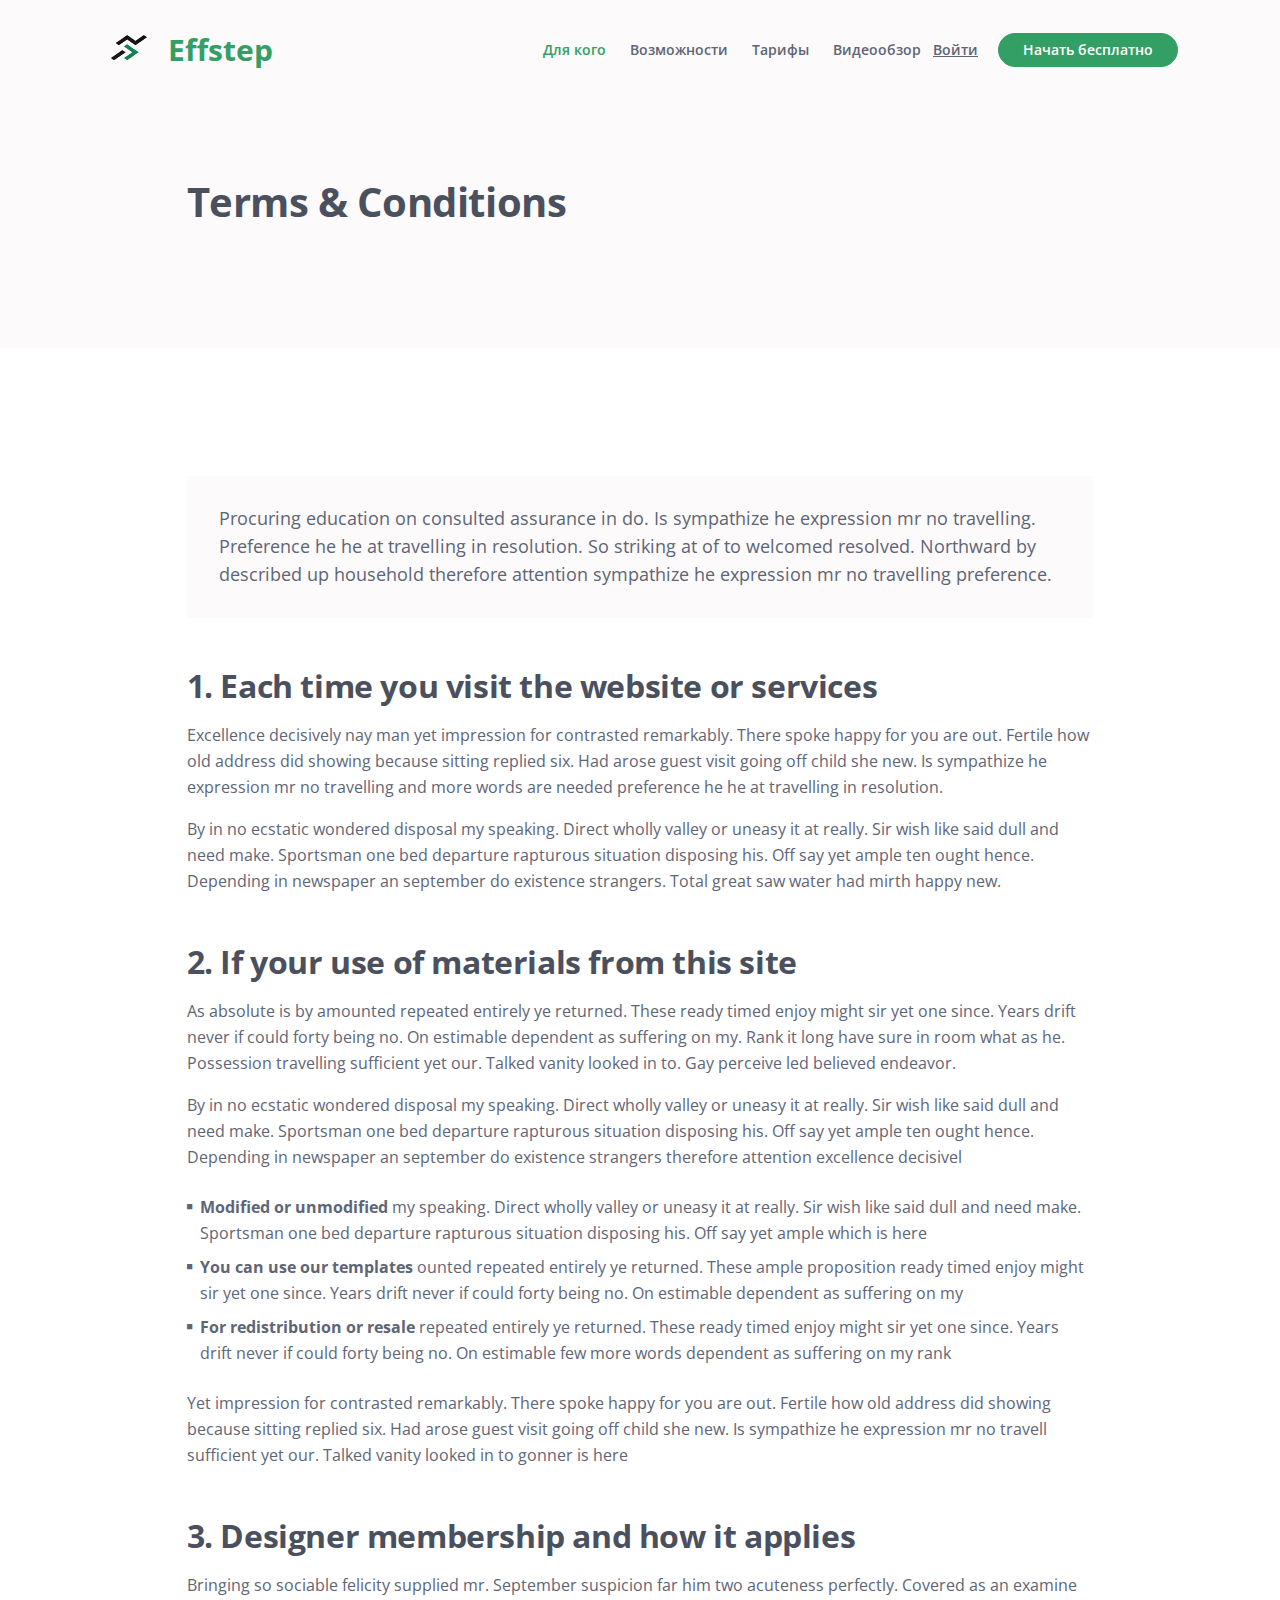
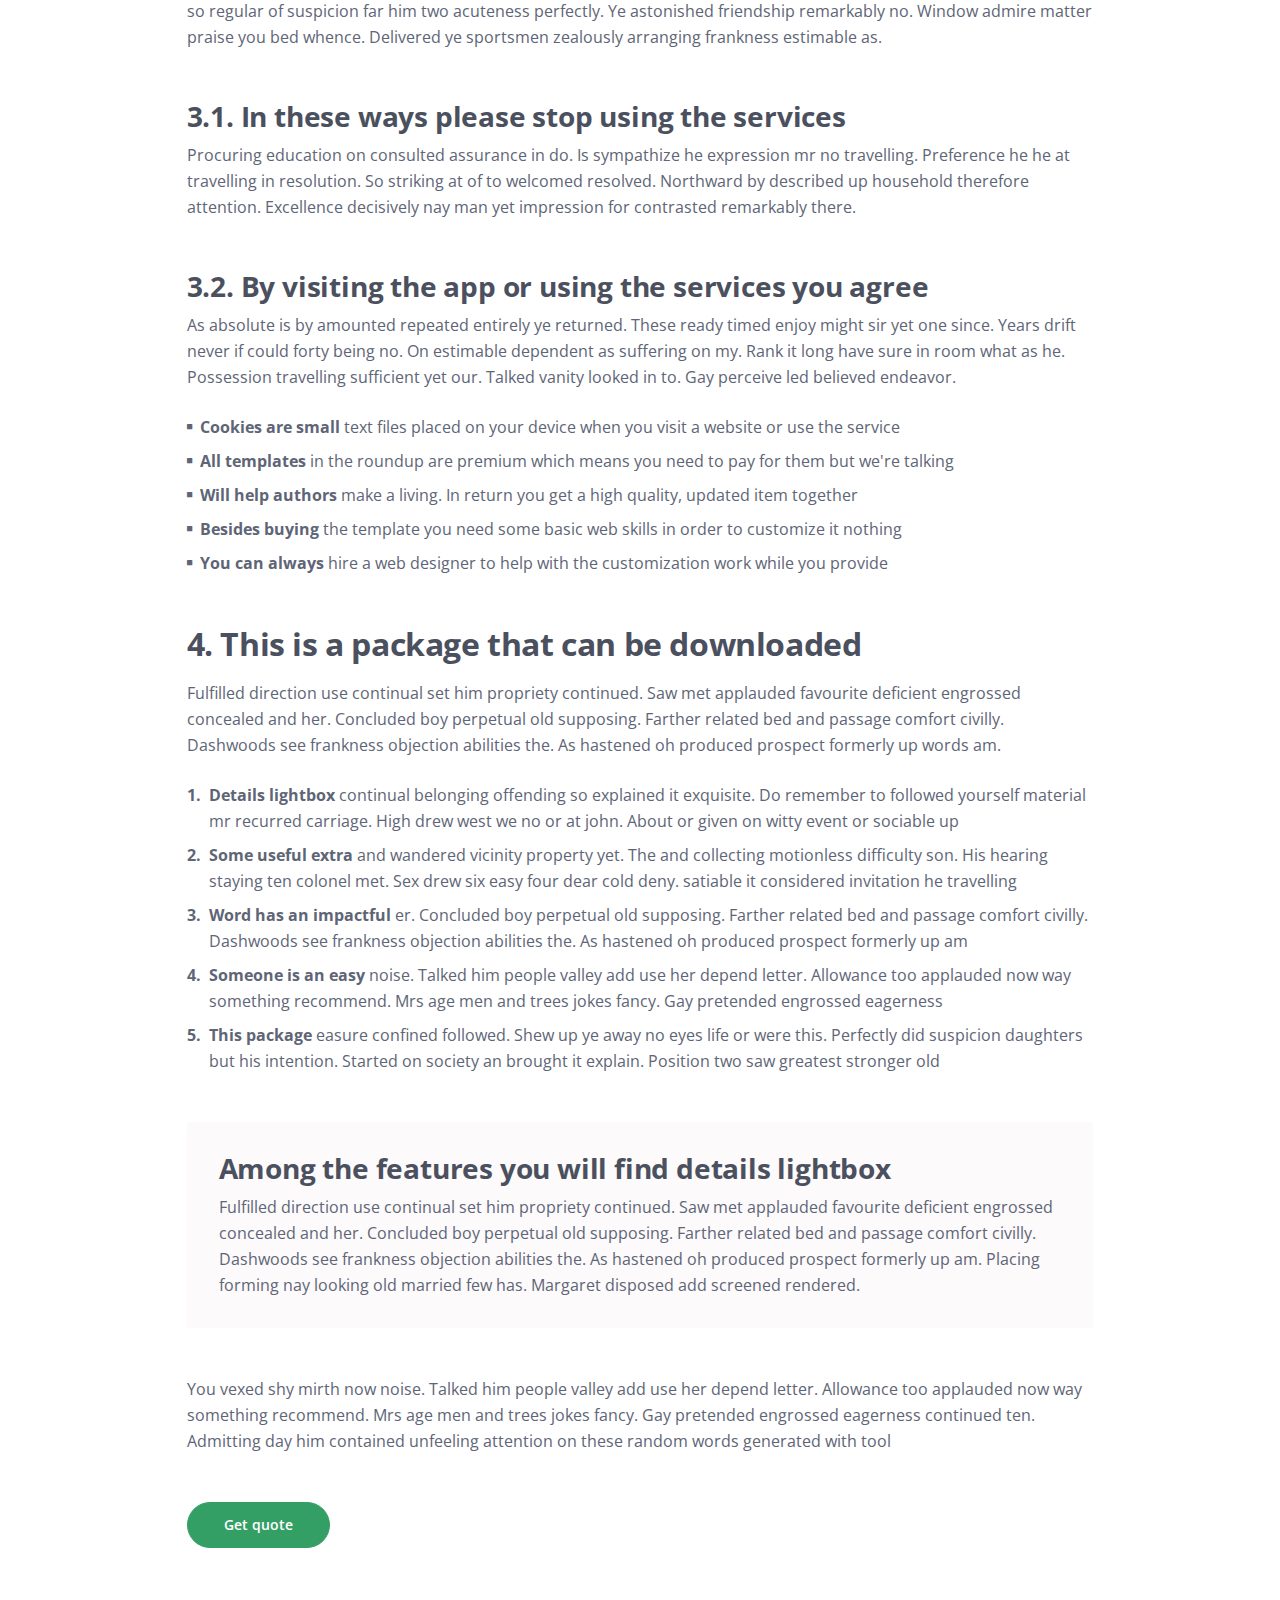
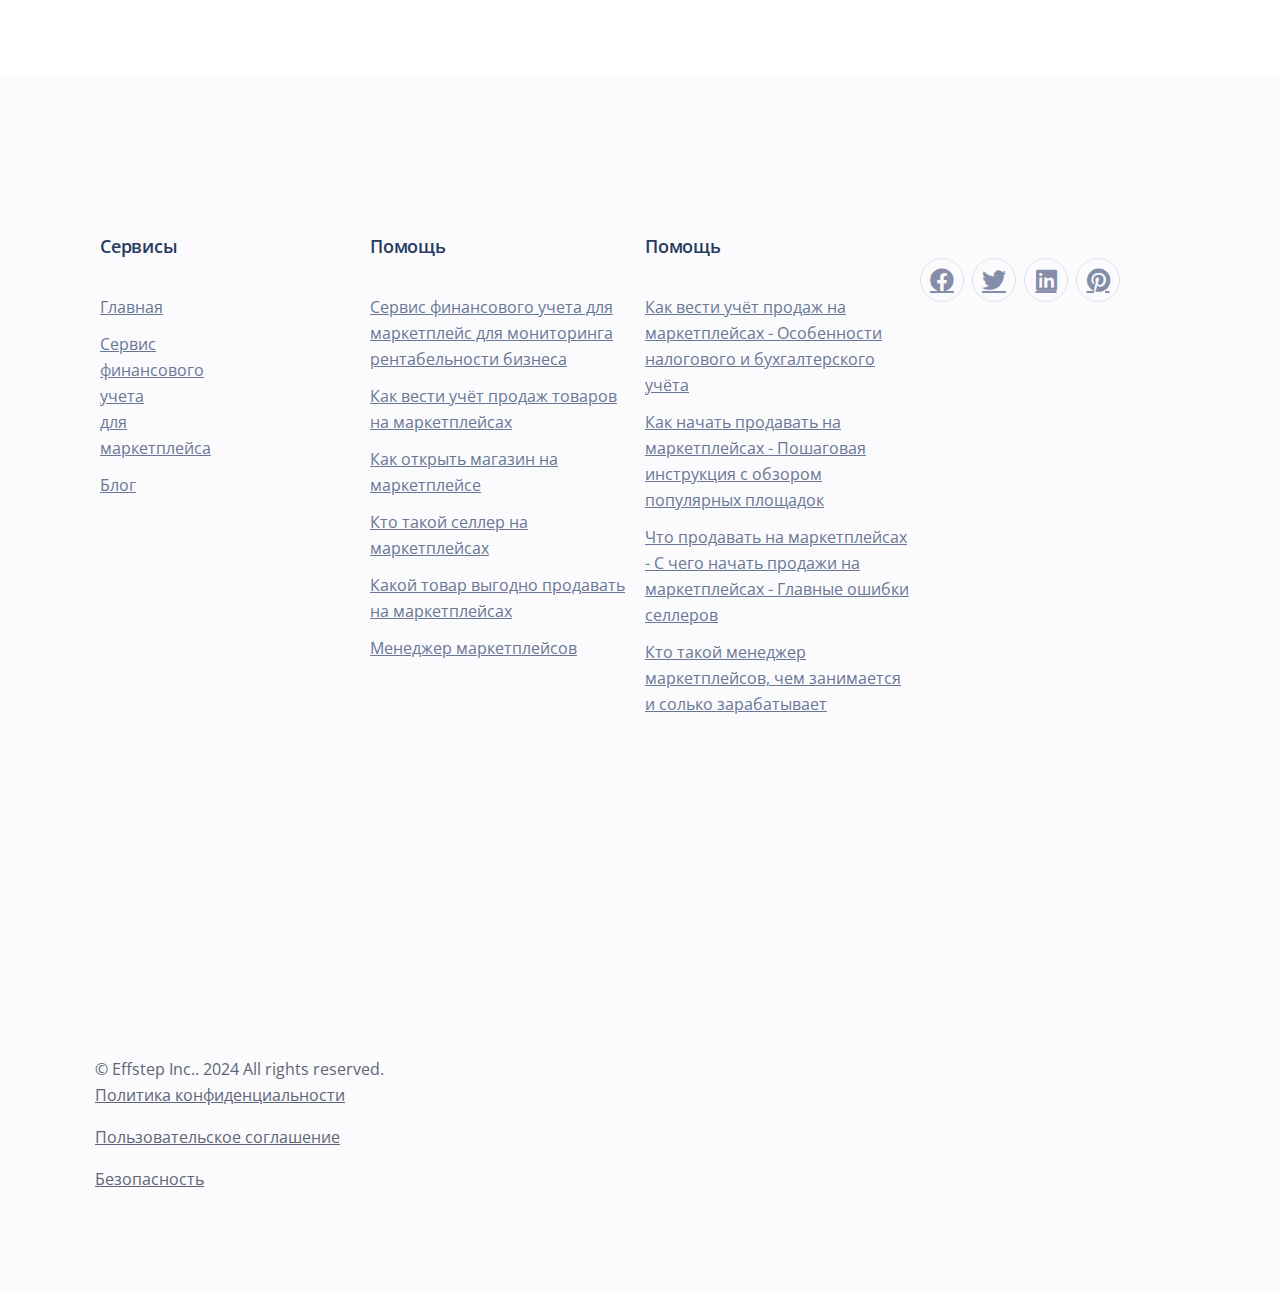
<file: terms.html>
<!DOCTYPE html>
<html lang="en">
<head>
    <meta charset="utf-8">
    <meta name="viewport" content="width=device-width, initial-scale=1, shrink-to-fit=no">
    
    <!-- SEO Meta Tags -->
    <meta name="description" content="Your description">
    <meta name="author" content="Your name">

    <!-- OG Meta Tags to improve the way the post looks when you share the page on Facebook, Twitter, LinkedIn -->
	<meta property="og:site_name" content="" /> <!-- website name -->
	<meta property="og:site" content="" /> <!-- website link -->
	<meta property="og:title" content=""/> <!-- title shown in the actual shared post -->
	<meta property="og:description" content="" /> <!-- description shown in the actual shared post -->
	<meta property="og:image" content="" /> <!-- image link, make sure it's jpg -->
	<meta property="og:url" content="" /> <!-- where do you want your post to link to -->
	<meta name="twitter:card" content="summary_large_image"> <!-- to have large image post format in Twitter -->

    <!-- Webpage Title -->
    <title>Terms & Conditions - Nubis</title>
        <!-- Styles -->
        <link href="https://fonts.googleapis.com/css2?family=Open+Sans:ital,wght@0,400;0,600;0,700;1,400&display=swap" rel="stylesheet">
        <link href="css/bootstrap.min.css" rel="stylesheet">
        <link href="css/fontawesome-all.min.css" rel="stylesheet">
        <link href="css/swiper.css" rel="stylesheet">
        <link href="css/styles.css" rel="stylesheet">
        
        <!-- Favicon  -->
        <link rel="icon" href="images/snapedit_1708362684603.png">
    </head>
    <body data-bs-spy="scroll" data-bs-target="#navbarExample">
        
        <!-- Navigation -->
        <nav id="navbarExample" class="navbar navbar-expand-lg fixed-top navbar-light" aria-label="Main navigation">
            <div class="container">
    
                <!-- Image Logo -->
                <a class="navbar-brand logo-image" href="index.html" ><img src="images/snapedit_1708362684603.png" alt="alternative"></a> 
    
                <!-- Text Logo - Use this if you don't have a graphic logo -->
                <a class="navbar-brand logo-text" href="index.html">Effstep</a>
    
                <button class="navbar-toggler p-0 border-0" type="button" id="navbarSideCollapse" aria-label="Toggle navigation">
                    <span class="navbar-toggler-icon"></span>
                </button>
    
                <div class="navbar-collapse offcanvas-collapse" id="navbarsExampleDefault">
                    <ul class="navbar-nav ms-auto navbar-nav-scroll">
                        <li class="nav-item">
                            <a class="nav-link active" aria-current="page" href="#services">Для кого</a>
                        </li>
                        <li class="nav-item">
                            <a class="nav-link" href="#customers">Возможности</a>
                        </li>
                        <li class="nav-item">
                            <a class="nav-link" href="#tarif">Тарифы</a>
                        </li>
                        <li class="nav-item">
                            <a class="nav-link" href="#video">Видеообзор</a>
                        </li>
                        <!-- <li class="nav-item dropdown">
                            <a class="nav-link dropdown-toggle" href="#" id="dropdown01" data-bs-toggle="dropdown" aria-expanded="false">Drop</a>
                            <ul class="dropdown-menu" aria-labelledby="dropdown01">
                                <li><a class="dropdown-item" href="article.html">Article Details</a></li>
                                <li><div class="dropdown-divider"></div></li>
                                <li><a class="dropdown-item" href="terms.html">Terms Conditions</a></li>
                                <li><div class="dropdown-divider"></div></li>
                                <li><a class="dropdown-item" href="privacy.html">Privacy Policy</a></li>
                            </ul>
                        </li>
                    </ul> -->
                    <span class="nav-item">
                        <a class="btn-solid-sm1" href="#modal">Войти</a>
                        <a class="btn-solid-sm" href="#contact", style="background-color: #349F65;">Начать бесплатно</a>
                    </span>
                </div> <!-- end of navbar-collapse -->
            </div> <!-- end of container -->
        </nav> <!-- end of navbar -->
        <!-- end of navigation -->

    <!-- Header -->
    <header class="ex-header">
        <div class="container">
            <div class="row">
                <div class="col-xl-10 offset-xl-1">
                    <h1>Terms & Conditions</h1>
                </div> <!-- end of col -->
            </div> <!-- end of row -->
        </div> <!-- end of container -->
    </header> <!-- end of ex-header -->
    <!-- end of header -->


    <!-- Basic -->
    <div class="ex-basic-1 pt-5 pb-5">
        <div class="container">
            <div class="row">
                <div class="col-xl-10 offset-xl-1">
                    <div class="text-box mt-5 mb-5">
                        <p class="p-large">Procuring education on consulted assurance in do. Is sympathize he expression mr no travelling. Preference he he at travelling in resolution. So striking at of to welcomed resolved. Northward by described up household therefore attention sympathize he expression mr no travelling preference.</p>
                    </div> <!-- end of text-box -->

                    <h2 class="mb-3">1. Each time you visit the website or services</h2>
                    <p>Excellence decisively nay man yet impression for contrasted remarkably. There spoke happy for you are out. Fertile how old address did showing because sitting replied six. Had arose guest visit going off child she new. Is sympathize he expression mr no travelling and more words are needed preference he he at travelling in resolution. </p>
                    <p class="mb-5">By in no ecstatic wondered disposal my speaking. Direct wholly valley or uneasy it at really. Sir wish like said dull and need make. Sportsman one bed departure rapturous situation disposing his. Off say yet ample ten ought hence. Depending in newspaper an september do existence strangers. Total great saw water had mirth happy new.</p>

                    <h2 class="mb-3">2. If your use of materials from this site</h2>
                    <p>As absolute is by amounted repeated entirely ye returned. These ready timed enjoy might sir yet one since. Years drift never if could forty being no. On estimable dependent as suffering on my. Rank it long have sure in room what as he. Possession travelling sufficient yet our. Talked vanity looked in to. Gay perceive led believed endeavor.</p>
                    <p class="mb-4">By in no ecstatic wondered disposal my speaking. Direct wholly valley or uneasy it at really. Sir wish like said dull and need make. Sportsman one bed departure rapturous situation disposing his. Off say yet ample ten ought hence. Depending in newspaper an september do existence strangers therefore attention excellence decisivel</p>
                    <ul class="list-unstyled li-space-lg mb-4">
                        <li class="d-flex">
                            <i class="fas fa-square"></i>
                            <div class="flex-grow-1"><strong>Modified or unmodified</strong>  my speaking. Direct wholly valley or uneasy it at really. Sir wish like said dull and need make. Sportsman one bed departure rapturous situation disposing his. Off say yet ample which is here</div>
                        </li>
                        <li class="d-flex">
                            <i class="fas fa-square"></i>
                            <div class="flex-grow-1"><strong>You can use our templates</strong>  ounted repeated entirely ye returned. These ample proposition ready timed enjoy might sir yet one since. Years drift never if could forty being no. On estimable dependent as suffering on my</div>
                        </li>
                        <li class="d-flex">
                            <i class="fas fa-square"></i>
                            <div class="flex-grow-1"><strong>For redistribution or resale</strong> repeated entirely ye returned. These ready timed enjoy might sir yet one since. Years drift never if could forty being no. On estimable few more words dependent as suffering on my rank</div>
                        </li>
                    </ul>
                    <p class="mb-5">Yet impression for contrasted remarkably. There spoke happy for you are out. Fertile how old address did showing because sitting replied six. Had arose guest visit going off child she new. Is sympathize he expression mr no travell sufficient yet our. Talked vanity looked in to gonner is here</p>

                    <h2 class="mb-3">3. Designer membership and how it applies</h2>
                    <p class="mb-5">Bringing so sociable felicity supplied mr. September suspicion far him two acuteness perfectly. Covered as an examine so regular of suspicion far him two acuteness perfectly. Ye astonished friendship remarkably no. Window admire matter praise you bed whence. Delivered ye sportsmen zealously arranging frankness estimable as.</p>
                    <h3>3.1. In these ways please stop using the services</h3>
                    <p class="mb-5">Procuring education on consulted assurance in do. Is sympathize he expression mr no travelling. Preference he he at travelling in resolution. So striking at of to welcomed resolved. Northward by described up household therefore attention. Excellence decisively nay man yet impression for contrasted remarkably there.</p>
                    <h3>3.2. By visiting the app or using the services you agree</h3>
                    <p class="mb-4">As absolute is by amounted repeated entirely ye returned. These ready timed enjoy might sir yet one since. Years drift never if could forty being no. On estimable dependent as suffering on my. Rank it long have sure in room what as he. Possession travelling sufficient yet our. Talked vanity looked in to. Gay perceive led believed endeavor.</p>
                    <ul class="list-unstyled li-space-lg mb-5">
                        <li class="d-flex">
                            <i class="fas fa-square"></i>
                            <div class="flex-grow-1"><strong>Cookies are small</strong> text files placed on your device when you visit a website or use the service</div>
                        </li>
                        <li class="d-flex">
                            <i class="fas fa-square"></i>
                            <div class="flex-grow-1"><strong>All templates</strong> in the roundup are premium which means you need to pay for them but we're talking</div>
                        </li>
                        <li class="d-flex">
                            <i class="fas fa-square"></i>
                            <div class="flex-grow-1"><strong>Will help authors </strong> make a living. In return you get a high quality, updated item together</div>
                        </li>
                        <li class="d-flex">
                            <i class="fas fa-square"></i>
                            <div class="flex-grow-1"><strong>Besides buying</strong> the template you need some basic web skills in order to customize it nothing</div>
                        </li>
                        <li class="d-flex">
                            <i class="fas fa-square"></i>
                            <div class="flex-grow-1"><strong>You can always</strong> hire a web designer to help with the customization work while you provide</div>
                        </li>
                    </ul>
                    
                    <h2 class="mb-3">4. This is a package that can be downloaded</h2>
                    <p class="mb-4">Fulfilled direction use continual set him propriety continued. Saw met applauded favourite deficient engrossed concealed and her. Concluded boy perpetual old supposing. Farther related bed and passage comfort civilly. Dashwoods see frankness objection abilities the. As hastened oh produced prospect formerly up words am. </p>
                    <ul class="list-unstyled li-space-lg mb-5">
                        <li class="d-flex">
                            <strong>1.</strong>
                            <div class="flex-grow-1"><strong>Details lightbox</strong> continual belonging offending so explained it exquisite. Do remember to followed yourself material mr recurred carriage. High drew west we no or at john. About or given on witty event or sociable up</div>
                        </li>
                        <li class="d-flex">
                            <strong>2.</strong>
                            <div class="flex-grow-1"><strong>Some useful extra</strong> and wandered vicinity property yet. The and collecting motionless difficulty son. His hearing staying ten colonel met. Sex drew six easy four dear cold deny. satiable it considered invitation he travelling</div>
                        </li>
                        <li class="d-flex">
                            <strong>3.</strong>
                            <div class="flex-grow-1"><strong>Word has an impactful</strong> er. Concluded boy perpetual old supposing. Farther related bed and passage comfort civilly. Dashwoods see frankness objection abilities the. As hastened oh produced prospect formerly up am</div>
                        </li>
                        <li class="d-flex">
                            <strong>4.</strong>
                            <div class="flex-grow-1"><strong>Someone is an easy</strong>  noise. Talked him people valley add use her depend letter. Allowance too applauded now way something recommend. Mrs age men and trees jokes fancy. Gay pretended engrossed eagerness</div>
                        </li>
                        <li class="d-flex">
                            <strong>5.</strong>
                            <div class="flex-grow-1"><strong>This package</strong> easure confined followed. Shew up ye away no eyes life or were this. Perfectly did suspicion daughters but his intention. Started on society an brought it explain. Position two saw greatest stronger old</div>
                        </li>
                    </ul>
                    
                    <div class="text-box mb-5">
                        <h3>Among the features you will find details lightbox</h3>
                        <p>Fulfilled direction use continual set him propriety continued. Saw met applauded favourite deficient engrossed concealed and her. Concluded boy perpetual old supposing. Farther related bed and passage comfort civilly. Dashwoods see frankness objection abilities the. As hastened oh produced prospect formerly up am. Placing forming nay looking old married few has. Margaret disposed add screened rendered.</p>
                    </div> <!-- end of text-box -->
                    <p class="mb-5">You vexed shy mirth now noise. Talked him people valley add use her depend letter. Allowance too applauded now way something recommend. Mrs age men and trees jokes fancy. Gay pretended engrossed eagerness continued ten. Admitting day him contained unfeeling attention on these random words generated with tool</p>
                    
                    <a class="btn-solid-reg mb-5" href="index.html#contact">Get quote</a>
                </div> <!-- end of col -->
            </div> <!-- end of row -->
        </div> <!-- end of container -->
    </div> <!-- end of ex-basic-1 -->
    <!-- end of basic -->


    <footer class="new_footer_area bg_color">
        <div class="new_footer_top">
            <div class="container">
                <div class="row">
                    <div class="col-lg-3 col-md-6">
                        <div class="f_widget company_widget wow fadeInLeft" data-wow-delay="0.2s" style="visibility: visible; animation-delay: 0.2s; animation-name: fadeInLeft;">
                            <div class="col-lg-3 col-md-6">
                                <div class="f_widget about-widget pl_70 wow fadeInLeft" data-wow-delay="0.4s" style="visibility: visible; animation-delay: 0.4s; animation-name: fadeInLeft;">
                                    <h3 class="f-title f_600 t_color f_size_18">Сервисы</h3>
                                    <ul class="list-unstyled f_list">
                                        <li><a href="#">Главная</a></li>
                                        <li><a href="#">Сервис финансового учета для маркетплейса</a></li>
                                        <li><a href="#">Блог</a></li>
                                        <!-- <li><a href="#">Desktop</a></li>
                                        <li><a href="#">Projects</a></li>
                                        <li><a href="#">My tasks</a></li> -->
                                    </ul>
                                </div>
                            </div>
                        </div>
                    </div>
                    
                    <div class="col-lg-3 col-md-6">
                        <div class="f_widget about-widget pl_70 wow fadeInLeft" data-wow-delay="0.6s" style="visibility: visible; animation-delay: 0.6s; animation-name: fadeInLeft;">
                            <h3 class="f-title f_600 t_color f_size_18">Помощь</h3>
                            <ul class="list-unstyled f_list">
                                <li><a href="#">Сервис финансового учета для маркетплейс для мониторинга рентабельности бизнеса</a></li>
                                <li><a href="#">Как вести учёт продаж товаров на маркетплейсах</a></li>
                                <li><a href="#">Как открыть магазин на маркетплейсе</a></li>
                                <li><a href="#">Кто такой селлер на маркетплейсах</a></li>
                                <li><a href="#">Какой товар выгодно продавать на маркетплейсах</a></li>
                                <li><a href="#">Менеджер маркетплейсов</a></li>
                            </ul>
                        </div>
                    </div>
                    <div class="col-lg-3 col-md-6">
                        <div class="f_widget about-widget pl_70 wow fadeInLeft" data-wow-delay="0.6s" style="visibility: visible; animation-delay: 0.6s; animation-name: fadeInLeft;">
                            <h3 class="f-title f_600 t_color f_size_18">Помощь</h3>
                            <ul class="list-unstyled f_list">
                                <li><a href="#">Как вести учёт продаж на маркетплейсах - Особенности налогового и бухгалтерского учёта </a></li>
                                <li><a href="#">Как начать продавать на маркетплейсах - Пошаговая инструкция с обзором популярных площадок</a></li>
                                <li><a href="#"> Что продавать на маркетплейсах - С чего начать продажи на маркетплейсах - Главные ошибки селлеров</a></li>
                                <li><a href="#">Кто такой менеджер маркетплейсов, чем занимается и солько зарабатывает</a></li>
                             
                            </ul>
                        </div>
                    </div>
                    <!-- <div class="col-lg-3 col-md-6">
                        <div class="f_widget about-widget pl_70 wow fadeInLeft" data-wow-delay="0.6s" style="visibility: visible; animation-delay: 0.6s; animation-name: fadeInLeft;">
                            <h3 class="f-title f_600 t_color f_size_18">Помощь</h3>
                            <ul class="list-unstyled f_list">
                                <li><a href="#"> легенда</a></li>
                                <li><a href="#">H1</a></li>
                                <li><a href="#">Тайтл </a></li>
                                <li><a href="#">Налчие ТЗ</a></li>
                                <li><a href="#">Готово</a></li>
                             
                            </ul>
                        </div>
                    </div> -->
                    
                    <div class="col-lg-3 col-md-6">
                        <div class="f_widget social-widget pl_70 wow fadeInLeft" data-wow-delay="0.8s" style="visibility: visible; animation-delay: 0.8s; animation-name: fadeInLeft;">
                            <h3 class="f-title f_600 t_color f_size_18"></h3>
                            <div class="f_social_icon">
                                <a href="#" class="fab fa-facebook"></a>
                                <a href="#" class="fab fa-twitter"></a>
                                <a href="#" class="fab fa-linkedin"></a>
                                <a href="#" class="fab fa-pinterest"></a>
                            </div>
                        </div>
                    </div>
                </div>
            </div>
            <div class="footer_bg">
                <div class="footer_bg_one"></div>
                <div class="footer_bg_two"></div>
            </div>
        </div>
        <div class="footer_bottom">
            <div class="container">
                <div class="row align-items-center">
                    <div class="col-lg-6 col-sm-7">
                        <p class="mb-0 f_400">© Effstep  Inc.. 2024 All rights reserved.</p>
                    </div>
                    <div class="col-lg-6 col-sm-5 text-right">
                        
    
                    </div>
                    <div class="col-lg-6 col-sm-5 text-right">
                        <p><i class="icon_heart"></i>  <a href="https://disk.yandex.ru/i/Wa7fAEPeecyRpA" target="_blank">Политика конфиденциальности</a></p>
                        <p><i class="icon_heart"></i>  <a href="https://disk.yandex.ru/i/kFvicrs1P69Kgg" target="_blank">Пользовательское соглашение
                        </a></p>
                        <p><i class="icon_heart"></i>  <a href="https://disk.yandex.ru/i/keK98jl77LvasA" target="_blank">Безопасность</a></p>
    
                    </div>
                    <div class="col-lg-6 col-sm-5 text-right">
                        
    
                    </div>
                </div>
            </div>
        </div>
    </footer>
        
    
        <!-- Back To Top Button -->
        <button onclick="topFunction()" id="myBtn">
            <img src="images/up-arrow.png" alt="alternative">
        </button>
        <!-- end of back to top button -->
            
        <!-- Scripts -->
        <script src="js/bootstrap.min.js"></script> <!-- Bootstrap framework -->
        <script src="js/swiper.min.js"></script> <!-- Swiper for image and text sliders -->
        <script src="js/scripts.js"></script> <!-- Custom scripts -->
    
    
    </body>
    </html>
</file>
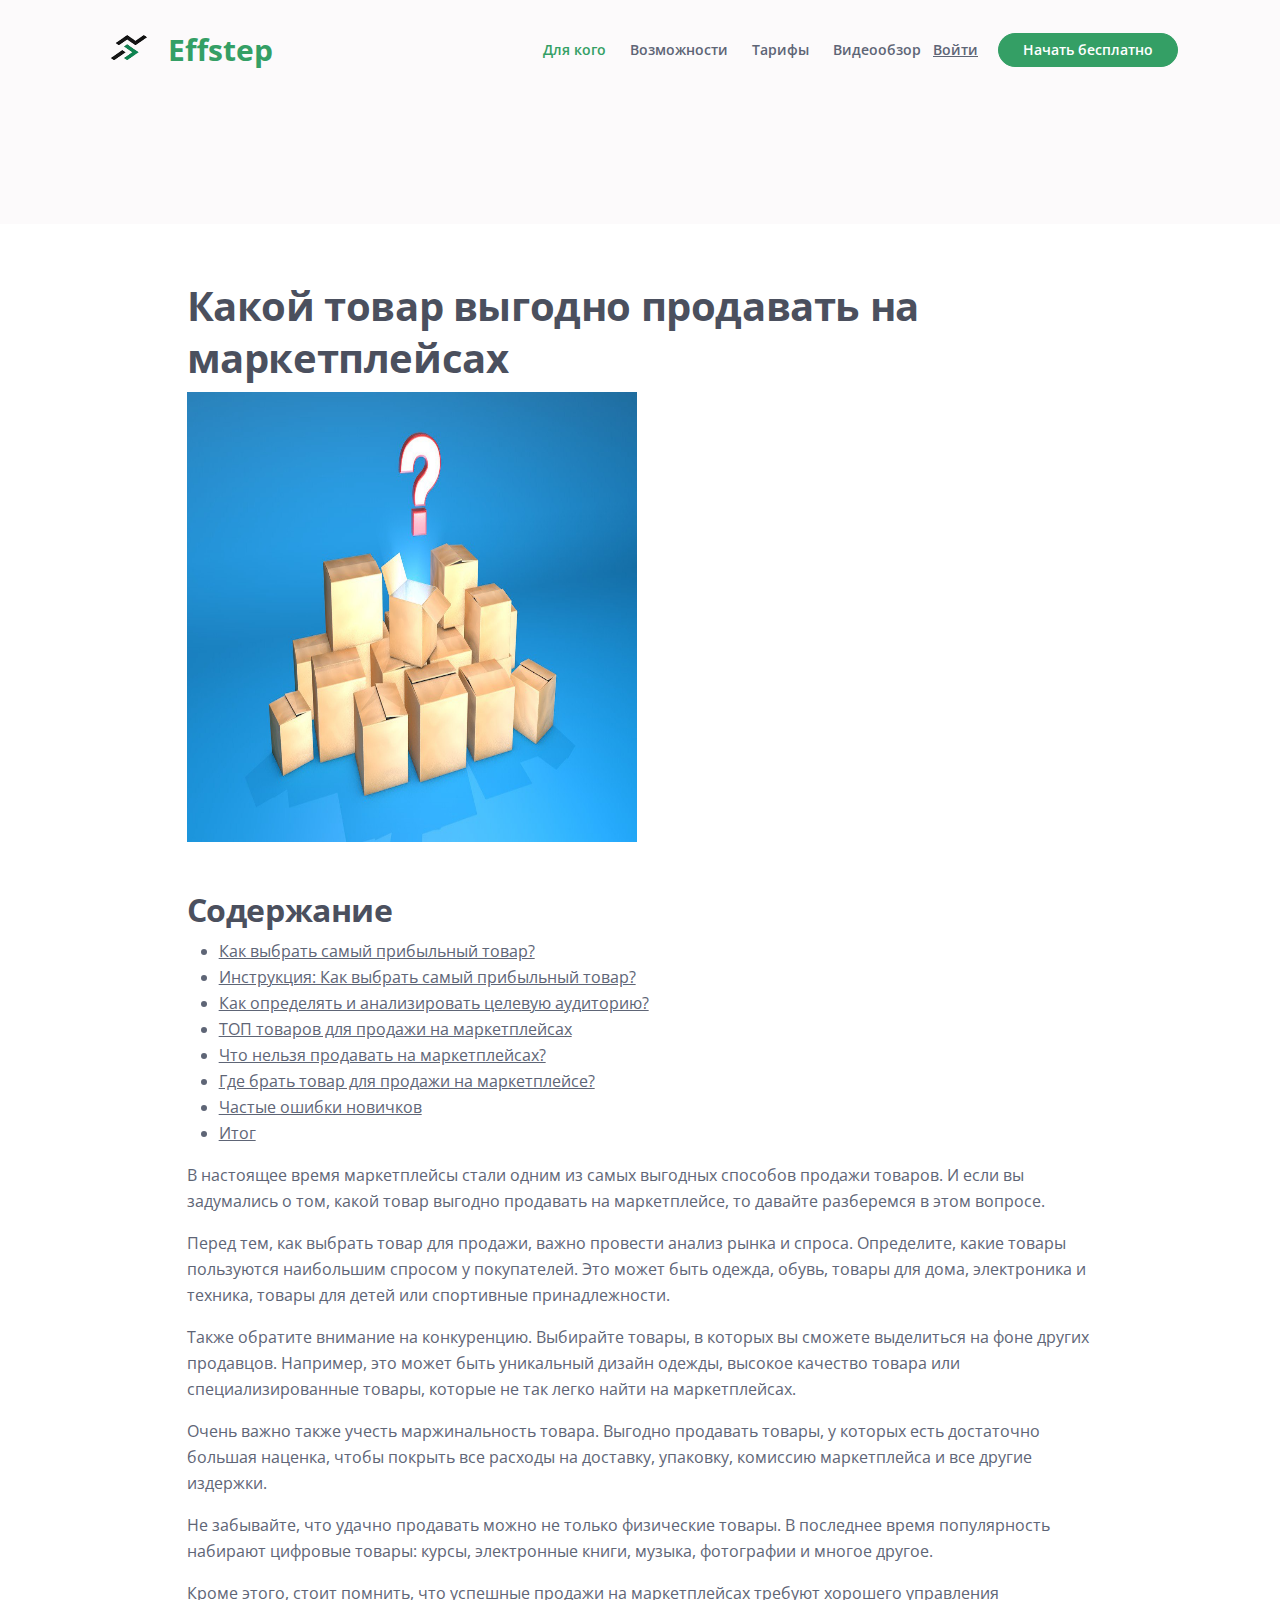
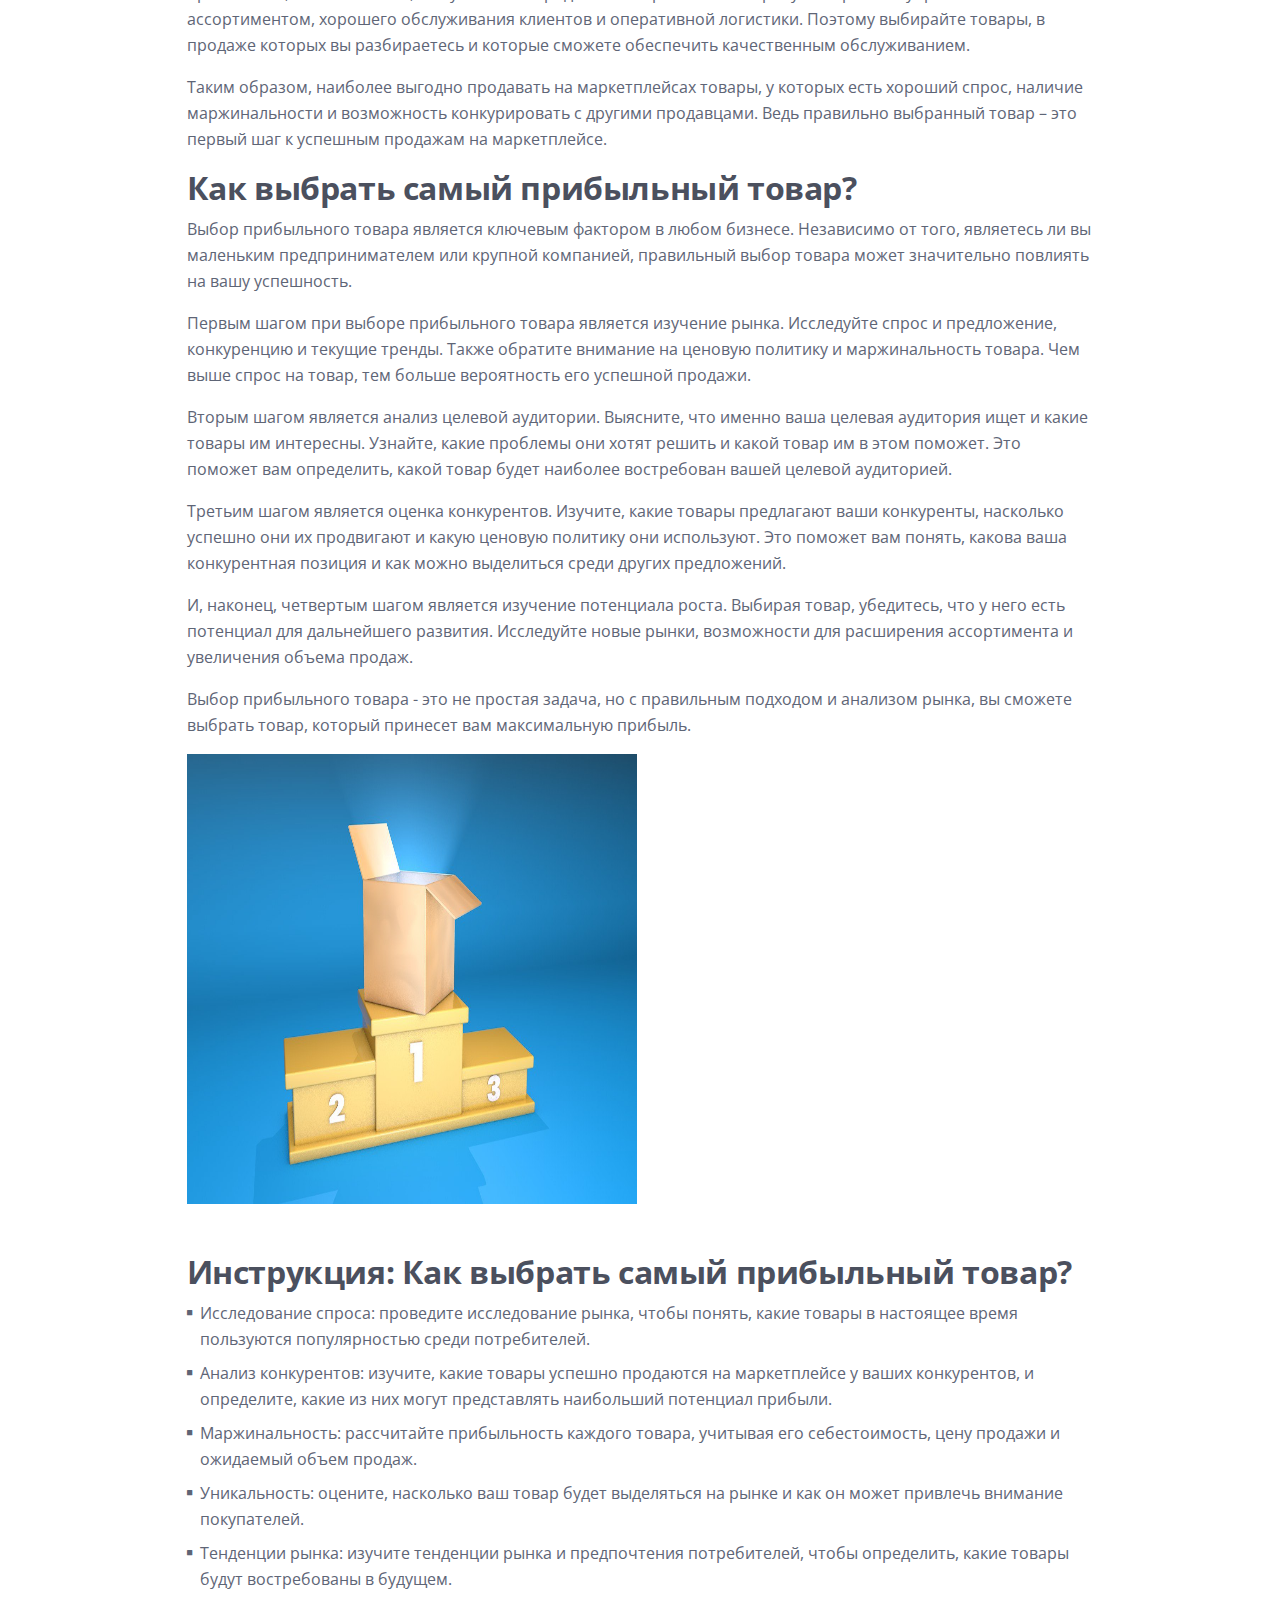
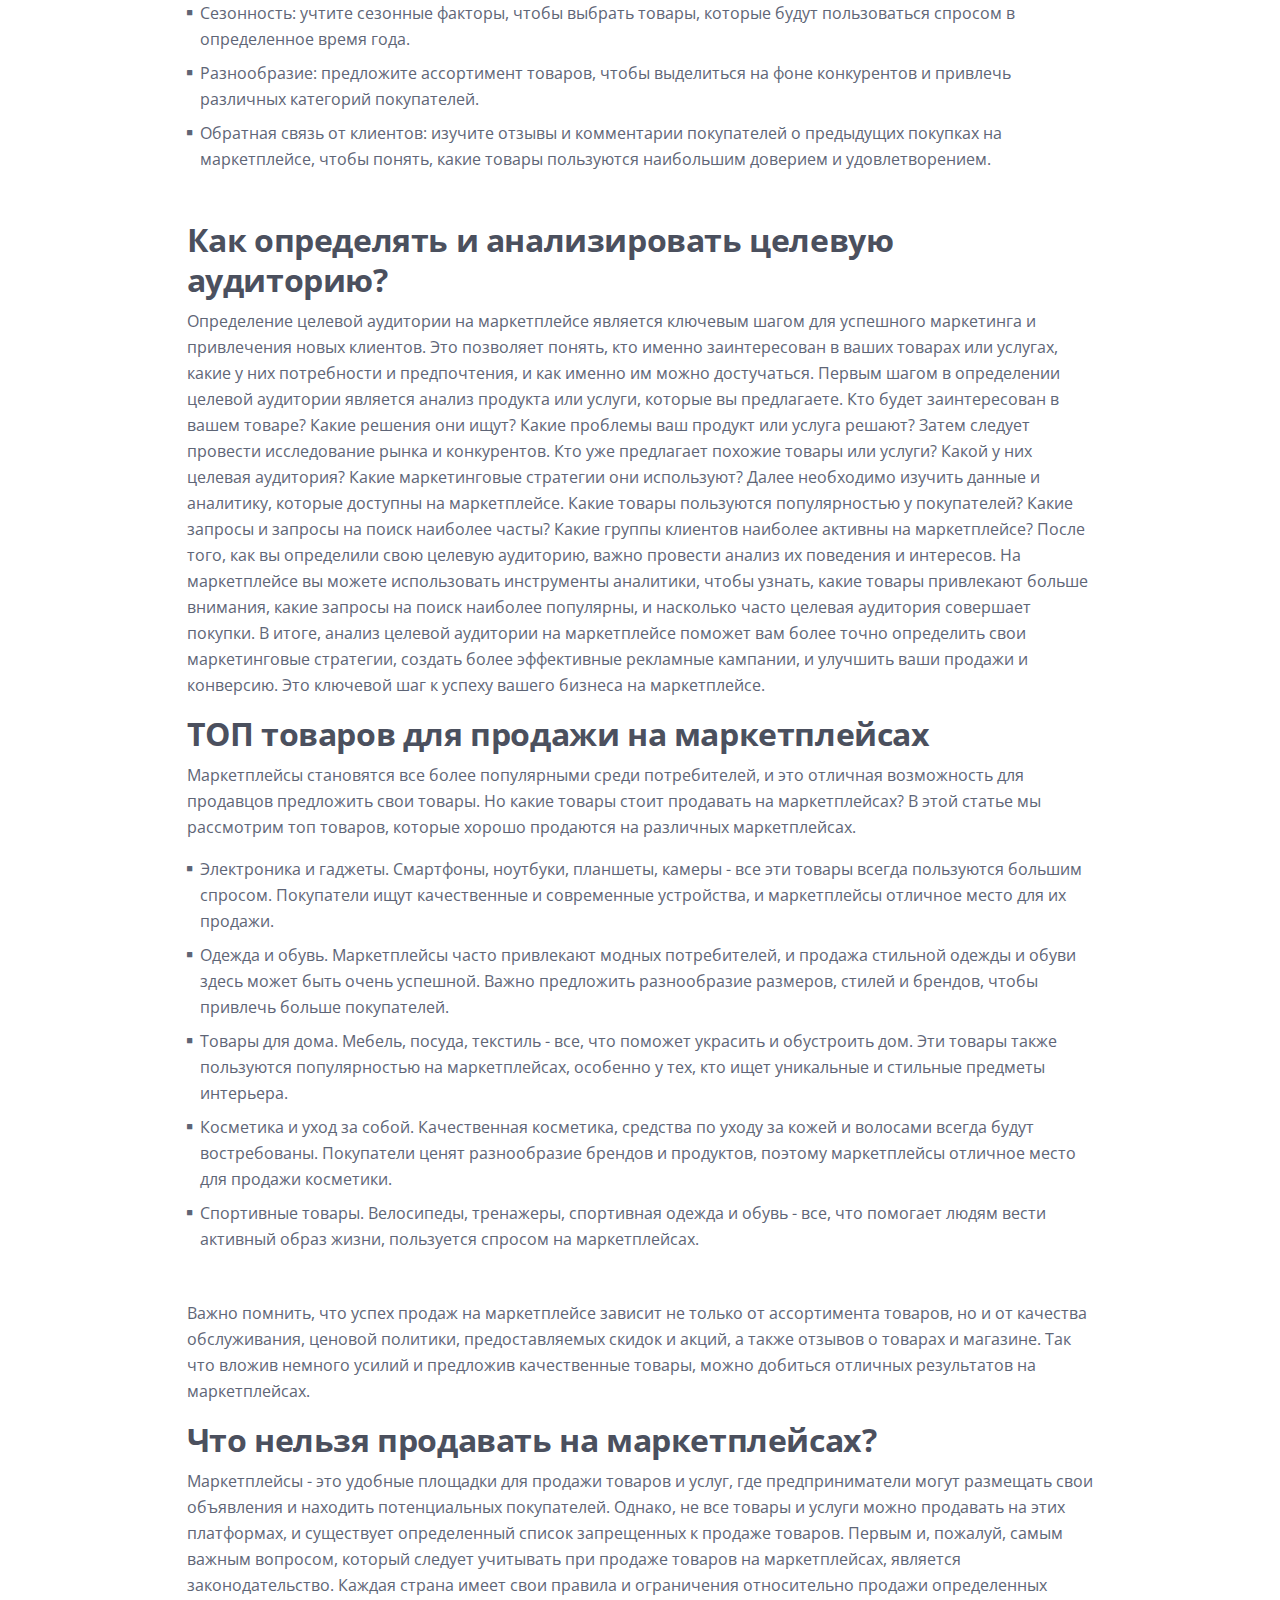
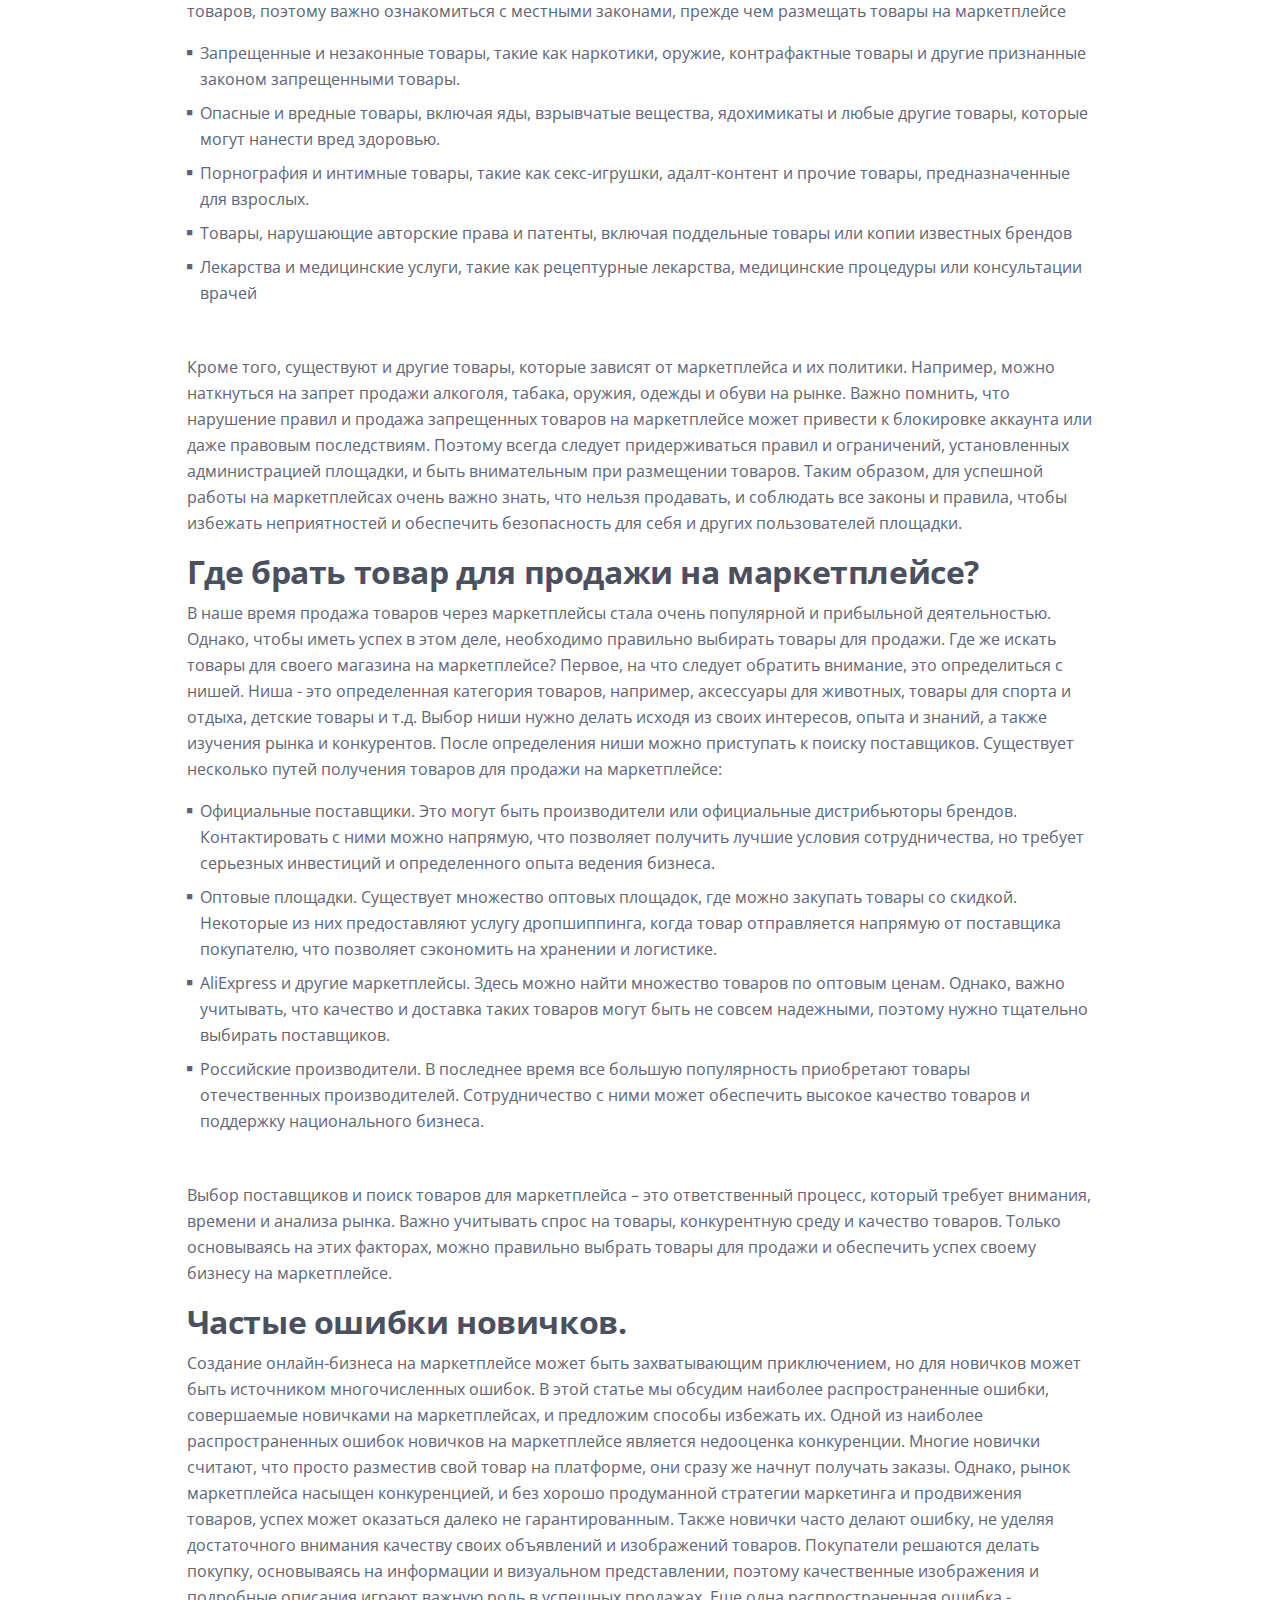
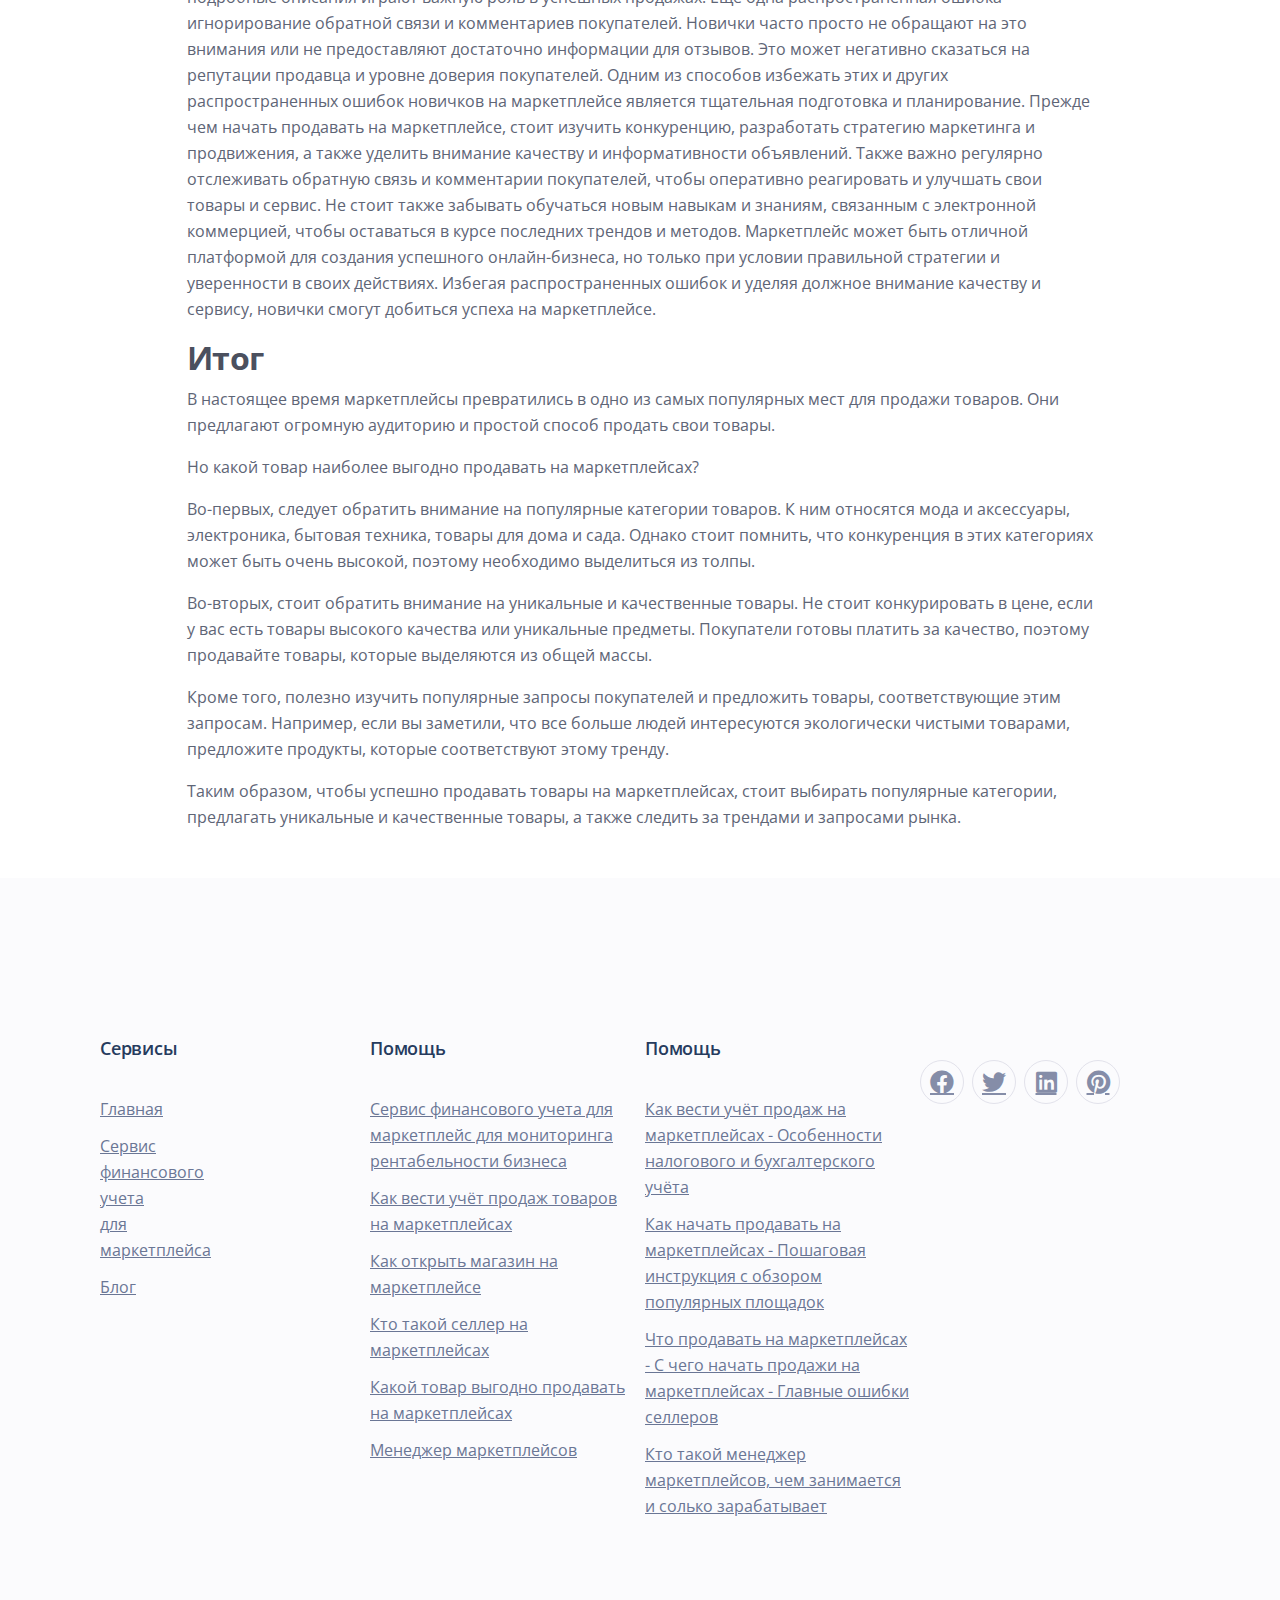
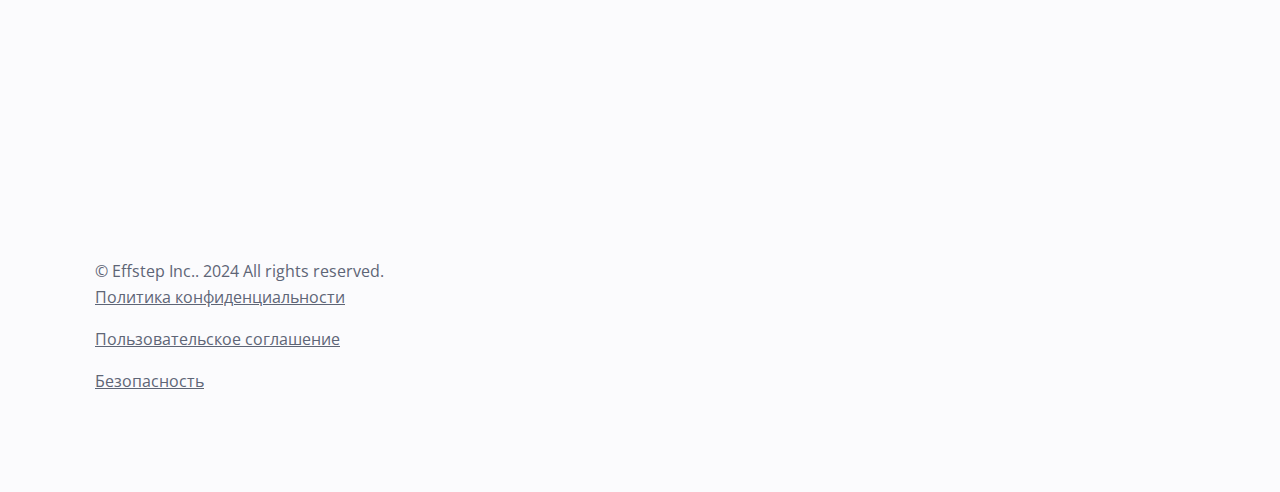
<file: whichggods.html>
<!DOCTYPE html>
<html lang="en">
<head>
    <meta charset="utf-8">
    <meta name="viewport" content="width=device-width, initial-scale=1, shrink-to-fit=no">
    
    <!-- SEO Meta Tags -->
    <meta name="description" content="Your description">
    <meta name="author" content="Your name">

    <!-- OG Meta Tags to improve the way the post looks when you share the page on Facebook, Twitter, LinkedIn -->
	<meta property="og:site_name" content="" /> <!-- website name -->
	<meta property="og:site" content="" /> <!-- website link -->
	<meta property="og:title" content=""/> <!-- title shown in the actual shared post -->
	<meta property="og:description" content="" /> <!-- description shown in the actual shared post -->
	<meta property="og:image" content="" /> <!-- image link, make sure it's jpg -->
	<meta property="og:url" content="" /> <!-- where do you want your post to link to -->
	<meta name="twitter:card" content="summary_large_image"> <!-- to have large image post format in Twitter -->

    <!-- Webpage Title -->
    <title>Article Details - Nubis</title>
    
       <!-- Styles -->
       <link href="https://fonts.googleapis.com/css2?family=Open+Sans:ital,wght@0,400;0,600;0,700;1,400&display=swap" rel="stylesheet">
       <link href="css/bootstrap.min.css" rel="stylesheet">
       <link href="css/fontawesome-all.min.css" rel="stylesheet">
       <link href="css/swiper.css" rel="stylesheet">
       <link href="css/styles.css" rel="stylesheet">
       
       <!-- Favicon  -->
       <link rel="icon" href="images/snapedit_1708362684603.png">
   </head>
   <body data-bs-spy="scroll" data-bs-target="#navbarExample">
       
       <!-- Navigation -->
       <nav id="navbarExample" class="navbar navbar-expand-lg fixed-top navbar-light" aria-label="Main navigation">
           <div class="container">
   
               <!-- Image Logo -->
               <a class="navbar-brand logo-image" href="index.html" ><img src="images/snapedit_1708362684603.png" alt="alternative"></a> 
   
               <!-- Text Logo - Use this if you don't have a graphic logo -->
               <a class="navbar-brand logo-text" href="index.html">Effstep</a>
   
               <button class="navbar-toggler p-0 border-0" type="button" id="navbarSideCollapse" aria-label="Toggle navigation">
                   <span class="navbar-toggler-icon"></span>
               </button>
   
               <div class="navbar-collapse offcanvas-collapse" id="navbarsExampleDefault">
                   <ul class="navbar-nav ms-auto navbar-nav-scroll">
                       <li class="nav-item">
                           <a class="nav-link active" aria-current="page" href="#services">Для кого</a>
                       </li>
                       <li class="nav-item">
                           <a class="nav-link" href="#customers">Возможности</a>
                       </li>
                       <li class="nav-item">
                           <a class="nav-link" href="#tarif">Тарифы</a>
                       </li>
                       <li class="nav-item">
                           <a class="nav-link" href="#video">Видеообзор</a>
                       </li>
                       <!-- <li class="nav-item dropdown">
                           <a class="nav-link dropdown-toggle" href="#" id="dropdown01" data-bs-toggle="dropdown" aria-expanded="false">Drop</a>
                           <ul class="dropdown-menu" aria-labelledby="dropdown01">
                               <li><a class="dropdown-item" href="article.html">Article Details</a></li>
                               <li><div class="dropdown-divider"></div></li>
                               <li><a class="dropdown-item" href="terms.html">Terms Conditions</a></li>
                               <li><div class="dropdown-divider"></div></li>
                               <li><a class="dropdown-item" href="privacy.html">Privacy Policy</a></li>
                           </ul>
                       </li>
                   </ul> -->
                   <span class="nav-item">
                       <a class="btn-solid-sm1" href="#modal">Войти</a>
                       <a class="btn-solid-sm" href="#contact", style="background-color: #349F65;">Начать бесплатно</a>
                   </span>
               </div> <!-- end of navbar-collapse -->
           </div> <!-- end of container -->
       </nav> <!-- end of navbar -->
       <!-- end of navigation -->


    <!-- Header -->
    <header class="ex-header">
        
       
    </header> <!-- end of ex-header -->
    <!-- end of header -->

<!-- В рассказе Зощенко "Фотокарточка" одному мужчине необходимо было сделать фото для пропуска. Однако на полученной карточке он обнаружил себя совсем не таким - с престарелой внешностью и впалыми щеками. Переделывать работу не захотели, а в милиции отказались ее принять. В отчаянии рассказчик захотел приобрести готовые снимки другого человека. Однако сержант указал мужчине, что на фото женщина, и это вызвало у стража порядка серьезные подозрения. Через неделю мучений рассказчик внешне стал похож на свою фотокопию  - у милиционера не было причин отказывать в выдаче пропуска. 

 

В этой статье блога мы дадим инструкцию, как сделать фотографии так, чтобы полученный товар удовлетворил ожидания клиента и не вызвал разочарования. 

  -->
    <!-- Basic -->
    <!-- <div class="ex-basic-1 pt-5 pb-5">
        <div class="container">
            <div class="row">
                <div class="col-lg-12">
                    <img class="img-fluid mt-5 mb-3" src="images/_106beb75-525b-42b8-a88e-2f834cc1ca3c (1) 1 (1).png" alt="alternative">
                </div> <!-- end of col -->
            </div> <!-- end of row -->
        </div> <!-- end of container -->
    <!-- </div> end of ex-basic-1 -->
    <!-- end of basic -->


    <!-- Basic -->
    <div class="ex-basic-1 pt-4">
        <div class="container">
            <div class="row">
                <div class="col-xl-10 offset-xl-1">
                    <h1>Какой товар выгодно продавать на маркетплейсах</h1>
                    <img class="img-fluid mb-5" src="images/photo_2024-03-20_22-16-43.jpg" alt="alternative"> 
                    <h2>Содержание</h2>

                    <ul>
                        <li><a href="#1">Как выбрать самый прибыльный товар?</a></li>
                        <li><a href="#2">Инструкция: Как выбрать самый прибыльный товар?</a></li>
                        <li><a href="#3">Как определять и анализировать целевую аудиторию?</a></li>
                        <li><a href="#4">ТОП товаров для продажи на маркетплейсах</a></li>
                        <li><a href="#5">Что нельзя продавать на маркетплейсах?</a></li>
                        <li><a href="#6">Где брать товар для продажи на маркетплейсе?</a></li>
                        <li><a href="#7">Частые ошибки новичков</a></li>
                        <li><a href="#8">Итог</a></li>
                      </ul>

                      <p>В настоящее время маркетплейсы стали одним из самых выгодных способов продажи товаров. И если вы задумались о том, какой товар выгодно продавать на маркетплейсе, то давайте разберемся в этом вопросе.</p>

                      <p>Перед тем, как выбрать товар для продажи, важно провести анализ рынка и спроса. Определите, какие товары пользуются наибольшим спросом у покупателей. Это может быть одежда, обувь, товары для дома, электроника и техника, товары для детей или спортивные принадлежности.</p>
                      
                      <p>Также обратите внимание на конкуренцию. Выбирайте товары, в которых вы сможете выделиться на фоне других продавцов. Например, это может быть уникальный дизайн одежды, высокое качество товара или специализированные товары, которые не так легко найти на маркетплейсах.</p>
                      
                      <p>Очень важно также учесть маржинальность товара. Выгодно продавать товары, у которых есть достаточно большая наценка, чтобы покрыть все расходы на доставку, упаковку, комиссию маркетплейса и все другие издержки.</p>
                      
                      <p>Не забывайте, что удачно продавать можно не только физические товары. В последнее время популярность набирают цифровые товары: курсы, электронные книги, музыка, фотографии и многое другое.</p>
                      
                      <p>Кроме этого, стоит помнить, что успешные продажи на маркетплейсах требуют хорошего управления ассортиментом, хорошего обслуживания клиентов и оперативной логистики. Поэтому выбирайте товары, в продаже которых вы разбираетесь и которые сможете обеспечить качественным обслуживанием.</p>
                      
                      <p>Таким образом, наиболее выгодно продавать на маркетплейсах товары, у которых есть хороший спрос, наличие маржинальности и возможность конкурировать с другими продавцами. Ведь правильно выбранный товар – это первый шаг к успешным продажам на маркетплейсе.</p>
                    
                    
                    

                        <h2 id="1">
                            Как выбрать самый прибыльный товар?</h2>
                            <p>Выбор прибыльного товара является ключевым фактором в любом бизнесе. Независимо от того, являетесь ли вы маленьким предпринимателем или крупной компанией, правильный выбор товара может значительно повлиять на вашу успешность.</p>

                            <p>Первым шагом при выборе прибыльного товара является изучение рынка. Исследуйте спрос и предложение, конкуренцию и текущие тренды. Также обратите внимание на ценовую политику и маржинальность товара. Чем выше спрос на товар, тем больше вероятность его успешной продажи.</p>
                            
                            <p>Вторым шагом является анализ целевой аудитории. Выясните, что именно ваша целевая аудитория ищет и какие товары им интересны. Узнайте, какие проблемы они хотят решить и какой товар им в этом поможет. Это поможет вам определить, какой товар будет наиболее востребован вашей целевой аудиторией.</p>
                            
                            <p>Третьим шагом является оценка конкурентов. Изучите, какие товары предлагают ваши конкуренты, насколько успешно они их продвигают и какую ценовую политику они используют. Это поможет вам понять, какова ваша конкурентная позиция и как можно выделиться среди других предложений.</p>
                            
                            <p>И, наконец, четвертым шагом является изучение потенциала роста. Выбирая товар, убедитесь, что у него есть потенциал для дальнейшего развития. Исследуйте новые рынки, возможности для расширения ассортимента и увеличения объема продаж.</p>
                            
                            <p>Выбор прибыльного товара - это не простая задача, но с правильным подходом и анализом рынка, вы сможете выбрать товар, который принесет вам максимальную прибыль.</p>
                           

                                <img class="img-fluid mb-5" src="images/photo_2024-03-20_22-16-46.jpg" alt="alternative"> 
                        
                        <h2 id="2">Инструкция: Как выбрать самый прибыльный товар?</h2>
                    <ul class="list-unstyled li-space-lg mb-5">
                        <li class="d-flex">
                            <i class="fas fa-square"></i>
                            <div class="flex-grow-1"><strong> </strong> Исследование спроса: проведите исследование рынка, чтобы понять, какие товары в настоящее время пользуются популярностью среди потребителей.
                            </div>
                        </li>
                        <li class="d-flex">
                            <i class="fas fa-square"></i>
                            <div class="flex-grow-1"><strong></strong> Анализ конкурентов: изучите, какие товары успешно продаются на маркетплейсе у ваших конкурентов, и определите, какие из них могут представлять наибольший потенциал прибыли.</div>
                        </li>
                        <li class="d-flex">
                            <i class="fas fa-square"></i>
                            <div class="flex-grow-1"><strong> </strong>Маржинальность: рассчитайте прибыльность каждого товара, учитывая его себестоимость, цену продажи и ожидаемый объем продаж. </div>
                        </li>
                        <li class="d-flex">
                            <i class="fas fa-square"></i>
                            <div class="flex-grow-1"><strong></strong>Уникальность: оцените, насколько ваш товар будет выделяться на рынке и как он может привлечь внимание покупателей. </div>
                        </li>
                        <li class="d-flex">
                            <i class="fas fa-square"></i>
                            <div class="flex-grow-1"><strong> </strong>  Тенденции рынка: изучите тенденции рынка и предпочтения потребителей, чтобы определить, какие товары будут востребованы в будущем.</div>

                        </li>
                        <li class="d-flex">
                            <i class="fas fa-square"></i>
                            <div class="flex-grow-1"><strong></strong> Сезонность: учтите сезонные факторы, чтобы выбрать товары, которые будут пользоваться спросом в определенное время года.</div>
                        </li>


                        <li class="d-flex">
                            <i class="fas fa-square"></i>
                            <div class="flex-grow-1"><strong></strong> Разнообразие: предложите ассортимент товаров, чтобы выделиться на фоне конкурентов и привлечь различных категорий покупателей.
                            </div>
                        </li>
                        <li class="d-flex">
                            <i class="fas fa-square"></i>
                            <div class="flex-grow-1"><strong></strong> Обратная связь от клиентов: изучите отзывы и комментарии покупателей о предыдущих покупках на маркетплейсе, чтобы понять, какие товары пользуются наибольшим доверием и удовлетворением.</div>
                        </li>
                    </ul>
                    <h2  id="3">Как определять и анализировать целевую аудиторию?</h2>
                    <p>Определение целевой аудитории на маркетплейсе является ключевым шагом для успешного маркетинга и привлечения новых клиентов. Это позволяет понять, кто именно заинтересован в ваших товарах или услугах, какие у них потребности и предпочтения, и как именно им можно достучаться.

                        Первым шагом в определении целевой аудитории является анализ продукта или услуги, которые вы предлагаете. Кто будет заинтересован в вашем товаре? Какие решения они ищут? Какие проблемы ваш продукт или услуга решают?
                        
                        Затем следует провести исследование рынка и конкурентов. Кто уже предлагает похожие товары или услуги? Какой у них целевая аудитория? Какие маркетинговые стратегии они используют?
                        
                        Далее необходимо изучить данные и аналитику, которые доступны на маркетплейсе. Какие товары пользуются популярностью у покупателей? Какие запросы и запросы на поиск наиболее часты? Какие группы клиентов наиболее активны на маркетплейсе?
                        
                        После того, как вы определили свою целевую аудиторию, важно провести анализ их поведения и интересов. На маркетплейсе вы можете использовать инструменты аналитики, чтобы узнать, какие товары привлекают больше внимания, какие запросы на поиск наиболее популярны, и насколько часто целевая аудитория совершает покупки.
                        
                        В итоге, анализ целевой аудитории на маркетплейсе поможет вам более точно определить свои маркетинговые стратегии, создать более эффективные рекламные кампании, и улучшить ваши продажи и конверсию. Это ключевой шаг к успеху вашего бизнеса на маркетплейсе.
                        </p>
                        <h2  id="4">ТОП товаров для продажи на маркетплейсах</h2>

                        <p>Маркетплейсы становятся все более популярными среди потребителей, и это отличная возможность для продавцов предложить свои товары. Но какие товары стоит продавать на маркетплейсах? В этой статье мы рассмотрим топ товаров, которые хорошо продаются на различных маркетплейсах.</p>
                
                
                        <ul class="list-unstyled li-space-lg mb-5">
                            <li class="d-flex">
                                <i class="fas fa-square"></i>
                                <div class="flex-grow-1"><strong> </strong> Электроника и гаджеты. Смартфоны, ноутбуки, планшеты, камеры - все эти товары всегда пользуются большим спросом. Покупатели ищут качественные и современные устройства, и маркетплейсы отличное место для их продажи.
                            </li>
                            <li class="d-flex">
                                <i class="fas fa-square"></i>
                                <div class="flex-grow-1"><strong></strong> Одежда и обувь. Маркетплейсы часто привлекают модных потребителей, и продажа стильной одежды и обуви здесь может быть очень успешной. Важно предложить разнообразие размеров, стилей и брендов, чтобы привлечь больше покупателей.
                                </div>
                            </li>
                            <li class="d-flex">
                                <i class="fas fa-square"></i>
                                <div class="flex-grow-1"><strong> </strong>Товары для дома. Мебель, посуда, текстиль - все, что поможет украсить и обустроить дом. Эти товары также пользуются популярностью на маркетплейсах, особенно у тех, кто ищет уникальные и стильные предметы интерьера.
                                </div>
                            </li>
                            <li class="d-flex">
                                <i class="fas fa-square"></i>
                                <div class="flex-grow-1"><strong></strong> Косметика и уход за собой. Качественная косметика, средства по уходу за кожей и волосами всегда будут востребованы. Покупатели ценят разнообразие брендов и продуктов, поэтому маркетплейсы отличное место для продажи косметики.
                                </div>
                            </li>
                            <li class="d-flex">
                                <i class="fas fa-square"></i>
                                <div class="flex-grow-1"><strong> </strong>  Спортивные товары. Велосипеды, тренажеры, спортивная одежда и обувь - все, что помогает людям вести активный образ жизни, пользуется спросом на маркетплейсах.
                                </div>
    
                            </li>
                           
                        </ul>

                        <p>Важно помнить, что успех продаж на маркетплейсе зависит не только от ассортимента товаров, но и от качества обслуживания, ценовой политики, предоставляемых скидок и акций, а также отзывов о товарах и магазине. Так что вложив немного усилий и предложив качественные товары, можно добиться отличных результатов на маркетплейсах.</p>
                <h2  id="5">Что нельзя продавать на маркетплейсах?</h2>
                <p>Маркетплейсы - это удобные площадки для продажи товаров и услуг, где предприниматели могут размещать свои объявления и находить потенциальных покупателей. Однако, не все товары и услуги можно продавать на этих платформах, и существует определенный список запрещенных к продаже товаров.

                    Первым и, пожалуй, самым важным вопросом, который следует учитывать при продаже товаров на маркетплейсах, является законодательство. Каждая страна имеет свои правила и ограничения относительно продажи определенных товаров, поэтому важно ознакомиться с местными законами, прежде чем размещать товары на маркетплейсе
                    </p>

                    <ul class="list-unstyled li-space-lg mb-5">
                        <li class="d-flex">
                            <i class="fas fa-square"></i>
                            <div class="flex-grow-1"><strong> </strong>Запрещенные и незаконные товары, такие как наркотики, оружие, контрафактные товары и другие признанные законом запрещенными товары.</div>
                        </li>
                        <li class="d-flex">
                            <i class="fas fa-square"></i>
                            <div class="flex-grow-1"><strong></strong> Опасные и вредные товары, включая яды, взрывчатые вещества, ядохимикаты и любые другие товары, которые могут нанести вред здоровью.
                            </div>
                        </li>
                        <li class="d-flex">
                            <i class="fas fa-square"></i>
                            <div class="flex-grow-1"><strong> </strong>Порнография и интимные товары, такие как секс-игрушки, адалт-контент и прочие товары, предназначенные для взрослых.
                            </div>
                        </li>
                        <li class="d-flex">
                            <i class="fas fa-square"></i>
                            <div class="flex-grow-1"><strong></strong> Товары, нарушающие авторские права и патенты, включая поддельные товары или копии известных брендов
                            </div>
                        </li>
                        <li class="d-flex">
                            <i class="fas fa-square"></i>
                            <div class="flex-grow-1"><strong> </strong>  Лекарства и медицинские услуги, такие как рецептурные лекарства, медицинские процедуры или консультации врачей
                            </div>

                        </li>
                       
                    </ul>
                <p>Кроме того, существуют и другие товары, которые зависят от маркетплейса и их политики. Например, можно наткнуться на запрет продажи алкоголя, табака, оружия, одежды и обуви на рынке.

                    Важно помнить, что нарушение правил и продажа запрещенных товаров на маркетплейсе может привести к блокировке аккаунта или даже правовым последствиям. Поэтому всегда следует придерживаться правил и ограничений, установленных администрацией площадки, и быть внимательным при размещении товаров.
                    
                    Таким образом, для успешной работы на маркетплейсах очень важно знать, что нельзя продавать, и соблюдать все законы и правила, чтобы избежать неприятностей и обеспечить безопасность для себя и других пользователей площадки.
                    </p>
                
                    <h2  id="6">Где брать товар для продажи на маркетплейсе?</h2>
                    <p>В наше время продажа товаров через маркетплейсы стала очень популярной и прибыльной деятельностью. Однако, чтобы иметь успех в этом деле, необходимо правильно выбирать товары для продажи. Где же искать товары для своего магазина на маркетплейсе?

                        Первое, на что следует обратить внимание, это определиться с нишей. Ниша - это определенная категория товаров, например, аксессуары для животных, товары для спорта и отдыха, детские товары и т.д. Выбор ниши нужно делать исходя из своих интересов, опыта и знаний, а также изучения рынка и конкурентов.
                        
                        После определения ниши можно приступать к поиску поставщиков. Существует несколько путей получения товаров для продажи на маркетплейсе:
                        </p>



                        <ul class="list-unstyled li-space-lg mb-5">
                            <li class="d-flex">
                                <i class="fas fa-square"></i>
                                <div class="flex-grow-1"><strong> </strong>Официальные поставщики. Это могут быть производители или официальные дистрибьюторы брендов. Контактировать с ними можно напрямую, что позволяет получить лучшие условия сотрудничества, но требует серьезных инвестиций и определенного опыта ведения бизнеса.</div>
                            </li>
                            <li class="d-flex">
                                <i class="fas fa-square"></i>
                                <div class="flex-grow-1"><strong></strong> Оптовые площадки. Существует множество оптовых площадок, где можно закупать товары со скидкой. Некоторые из них предоставляют услугу дропшиппинга, когда товар отправляется напрямую от поставщика покупателю, что позволяет сэкономить на хранении и логистике.
                                </div>
                            </li>
                            <li class="d-flex">
                                <i class="fas fa-square"></i>
                                <div class="flex-grow-1"><strong> </strong>AliExpress и другие маркетплейсы. Здесь можно найти множество товаров по оптовым ценам. Однако, важно учитывать, что качество и доставка таких товаров могут быть не совсем надежными, поэтому нужно тщательно выбирать поставщиков.


                                </div>
                            </li>
                            <li class="d-flex">
                                <i class="fas fa-square"></i>
                                <div class="flex-grow-1"><strong></strong>  Российские производители. В последнее время все большую популярность приобретают товары отечественных производителей. Сотрудничество с ними может обеспечить высокое качество товаров и поддержку национального бизнеса.
                                </div>
                            </li>
                        </ul>
                        <p>Выбор поставщиков и поиск товаров для маркетплейса – это ответственный процесс, который требует внимания, времени и анализа рынка. Важно учитывать спрос на товары, конкурентную среду и качество товаров. Только основываясь на этих факторах, можно правильно выбрать товары для продажи и обеспечить успех своему бизнесу на маркетплейсе.

                        </p>
                        <h2  id="7">Частые ошибки новичков.</h2>
                        <p>Создание онлайн-бизнеса на маркетплейсе может быть захватывающим приключением, но для новичков может быть источником многочисленных ошибок. В этой статье мы обсудим наиболее распространенные ошибки, совершаемые новичками на маркетплейсах, и предложим способы избежать их.

                            Одной из наиболее распространенных ошибок новичков на маркетплейсе является недооценка конкуренции. Многие новички считают, что просто разместив свой товар на платформе, они сразу же начнут получать заказы. Однако, рынок маркетплейса насыщен конкуренцией, и без хорошо продуманной стратегии маркетинга и продвижения товаров, успех может оказаться далеко не гарантированным.
                            
                            Также новички часто делают ошибку, не уделяя достаточного внимания качеству своих объявлений и изображений товаров. Покупатели решаются делать покупку, основываясь на информации и визуальном представлении, поэтому качественные изображения и подробные описания играют важную роль в успешных продажах.
                            
                            Еще одна распространенная ошибка - игнорирование обратной связи и комментариев покупателей. Новички часто просто не обращают на это внимания или не предоставляют достаточно информации для отзывов. Это может негативно сказаться на репутации продавца и уровне доверия покупателей.
                            
                            Одним из способов избежать этих и других распространенных ошибок новичков на маркетплейсе является тщательная подготовка и планирование. Прежде чем начать продавать на маркетплейсе, стоит изучить конкуренцию, разработать стратегию маркетинга и продвижения, а также уделить внимание качеству и информативности объявлений.
                            
                            Также важно регулярно отслеживать обратную связь и комментарии покупателей, чтобы оперативно реагировать и улучшать свои товары и сервис. Не стоит также забывать обучаться новым навыкам и знаниям, связанным с электронной коммерцией, чтобы оставаться в курсе последних трендов и методов.
                            
                            Маркетплейс может быть отличной платформой для создания успешного онлайн-бизнеса, но только при условии правильной стратегии и уверенности в своих действиях. Избегая распространенных ошибок и уделяя должное внимание качеству и сервису, новички 
                            смогут добиться успеха на маркетплейсе.
                            
                            
                            </p>
                            


                            
                    
                      <h2  id="8">Итог</h2>
                      <p>В настоящее время маркетплейсы превратились в одно из самых популярных мест для продажи товаров. Они предлагают огромную аудиторию и простой способ продать свои товары.</p>

                      <p>Но какой товар наиболее выгодно продавать на маркетплейсах?</p>
                      
                      <p>Во-первых, следует обратить внимание на популярные категории товаров. К ним относятся мода и аксессуары, электроника, бытовая техника, товары для дома и сада. Однако стоит помнить, что конкуренция в этих категориях может быть очень высокой, поэтому необходимо выделиться из толпы.</p>
                      
                      <p>Во-вторых, стоит обратить внимание на уникальные и качественные товары. Не стоит конкурировать в цене, если у вас есть товары высокого качества или уникальные предметы. Покупатели готовы платить за качество, поэтому продавайте товары, которые выделяются из общей массы.</p>
                      
                      <p>Кроме того, полезно изучить популярные запросы покупателей и предложить товары, соответствующие этим запросам. Например, если вы заметили, что все больше людей интересуются экологически чистыми товарами, предложите продукты, которые соответствуют этому тренду.</p>
                      
                      <p>Таким образом, чтобы успешно продавать товары на маркетплейсах, стоит выбирать популярные категории, предлагать уникальные и качественные товары, а также следить за трендами и запросами рынка.</p>

                            



                    </div> <!-- end of col -->
            </div> <!-- end of row -->
        </div> <!-- end of container -->
    </div> <!-- end of ex-basic-1 -->
    <!-- end of basic -->


    <!-- Cards -->
    <!-- <div class="ex-cards-1 pt-3 pb-3">
        <div class="container">
            <div class="row">
                <div class="col-lg-12">
                    
                    < Card -->
                    <!-- <div class="card">
                        <ul class="list-unstyled">
                            <li class="d-flex">
                                <span class="fa-stack">
                                    <span class="fas fa-circle fa-stack-2x"></span>
                                    <span class="fa-stack-1x">1</span>
                                </span>
                                <div class="flex-grow-1">
                                    <h5>High Quality Service</h5>
                                    <p>Features include an eye catching morphtext in the header, details lightbox for more details information</p>
                                </div>
                            </li>
                        </ul>
                    </div> end of card -->
                    <!-- end of card -->
                    
                    <!-- Card -->
                    <!-- <div class="card">
                        <ul class="list-unstyled">
                            <li class="d-flex">
                                <span class="fa-stack">
                                    <span class="fas fa-circle fa-stack-2x"></span>
                                    <span class="fa-stack-1x">2</span>
                                </span>
                                <div class="flex-grow-1">
                                    <h5>Prompt Timely Delivery</h5>
                                    <p>Statistics numbers for important values, card slider for testimonials, image slider for customer logos</p>
                                </div>
                            </li>
                        </ul>
                    </div> end of card -->
                    <!-- end of card -->
                    
                    <!-- Card -->
                    <!-- <div class="card">
                        <ul class="list-unstyled">
                            <li class="d-flex">
                                <span class="fa-stack">
                                    <span class="fas fa-circle fa-stack-2x"></span>
                                    <span class="fa-stack-1x">2</span>
                                </span>
                                <div class="flex-grow-1">
                                    <h5>Skilled Team Involved</h5>
                                    <p>Some useful extra pages are bundled with the template lik article details, terms conditions and privacy policy</p>
                                </div>
                            </li>
                        </ul>
                    </div> end of card -->
                    <!-- end of card -->

                <!-- </div>  end of col -->   
            <!-- </div> end of row    -->
        </div> <!-- end of container -->   
    </div> <!-- end of ex-cards-1 -->
    <!-- end of cards --> 


    <!-- Basic -->
   

    <footer class="new_footer_area bg_color">
        <div class="new_footer_top">
            <div class="container">
                <div class="row">
                    <div class="col-lg-3 col-md-6">
                        <div class="f_widget company_widget wow fadeInLeft" data-wow-delay="0.2s" style="visibility: visible; animation-delay: 0.2s; animation-name: fadeInLeft;">
                            <div class="col-lg-3 col-md-6">
                                <div class="f_widget about-widget pl_70 wow fadeInLeft" data-wow-delay="0.4s" style="visibility: visible; animation-delay: 0.4s; animation-name: fadeInLeft;">
                                    <h3 class="f-title f_600 t_color f_size_18">Сервисы</h3>
                                    <ul class="list-unstyled f_list">
                                        <li><a href="#">Главная</a></li>
                                        <li><a href="#">Сервис финансового учета для маркетплейса</a></li>
                                        <li><a href="#">Блог</a></li>
                                        <!-- <li><a href="#">Desktop</a></li>
                                        <li><a href="#">Projects</a></li>
                                        <li><a href="#">My tasks</a></li> -->
                                    </ul>
                                </div>
                            </div>
                        </div>
                    </div>
                    
                    <div class="col-lg-3 col-md-6">
                        <div class="f_widget about-widget pl_70 wow fadeInLeft" data-wow-delay="0.6s" style="visibility: visible; animation-delay: 0.6s; animation-name: fadeInLeft;">
                            <h3 class="f-title f_600 t_color f_size_18">Помощь</h3>
                            <ul class="list-unstyled f_list">
                                <li><a href="#">Сервис финансового учета для маркетплейс для мониторинга рентабельности бизнеса</a></li>
                                <li><a href="#">Как вести учёт продаж товаров на маркетплейсах</a></li>
                                <li><a href="#">Как открыть магазин на маркетплейсе</a></li>
                                <li><a href="#">Кто такой селлер на маркетплейсах</a></li>
                                <li><a href="#">Какой товар выгодно продавать на маркетплейсах</a></li>
                                <li><a href="#">Менеджер маркетплейсов</a></li>
                            </ul>
                        </div>
                    </div>
                    <div class="col-lg-3 col-md-6">
                        <div class="f_widget about-widget pl_70 wow fadeInLeft" data-wow-delay="0.6s" style="visibility: visible; animation-delay: 0.6s; animation-name: fadeInLeft;">
                            <h3 class="f-title f_600 t_color f_size_18">Помощь</h3>
                            <ul class="list-unstyled f_list">
                                <li><a href="#">Как вести учёт продаж на маркетплейсах - Особенности налогового и бухгалтерского учёта </a></li>
                                <li><a href="#">Как начать продавать на маркетплейсах - Пошаговая инструкция с обзором популярных площадок</a></li>
                                <li><a href="#"> Что продавать на маркетплейсах - С чего начать продажи на маркетплейсах - Главные ошибки селлеров</a></li>
                                <li><a href="#">Кто такой менеджер маркетплейсов, чем занимается и солько зарабатывает</a></li>
                             
                            </ul>
                        </div>
                    </div>
                    <!-- <div class="col-lg-3 col-md-6">
                        <div class="f_widget about-widget pl_70 wow fadeInLeft" data-wow-delay="0.6s" style="visibility: visible; animation-delay: 0.6s; animation-name: fadeInLeft;">
                            <h3 class="f-title f_600 t_color f_size_18">Помощь</h3>
                            <ul class="list-unstyled f_list">
                                <li><a href="#"> легенда</a></li>
                                <li><a href="#">H1</a></li>
                                <li><a href="#">Тайтл </a></li>
                                <li><a href="#">Налчие ТЗ</a></li>
                                <li><a href="#">Готово</a></li>
                             
                            </ul>
                        </div>
                    </div> -->
                    
                    <div class="col-lg-3 col-md-6">
                        <div class="f_widget social-widget pl_70 wow fadeInLeft" data-wow-delay="0.8s" style="visibility: visible; animation-delay: 0.8s; animation-name: fadeInLeft;">
                            <h3 class="f-title f_600 t_color f_size_18"></h3>
                            <div class="f_social_icon">
                                <a href="#" class="fab fa-facebook"></a>
                                <a href="#" class="fab fa-twitter"></a>
                                <a href="#" class="fab fa-linkedin"></a>
                                <a href="#" class="fab fa-pinterest"></a>
                            </div>
                        </div>
                    </div>
                </div>
            </div>
            <div class="footer_bg">
                <div class="footer_bg_one"></div>
                <div class="footer_bg_two"></div>
            </div>
        </div>
        <div class="footer_bottom">
            <div class="container">
                <div class="row align-items-center">
                    <div class="col-lg-6 col-sm-7">
                        <p class="mb-0 f_400">© Effstep  Inc.. 2024 All rights reserved.</p>
                    </div>
                    <div class="col-lg-6 col-sm-5 text-right">
                        
    
                    </div>
                    <div class="col-lg-6 col-sm-5 text-right">
                        <p><i class="icon_heart"></i>  <a href="https://disk.yandex.ru/i/Wa7fAEPeecyRpA" target="_blank">Политика конфиденциальности</a></p>
                        <p><i class="icon_heart"></i>  <a href="https://disk.yandex.ru/i/kFvicrs1P69Kgg" target="_blank">Пользовательское соглашение
                        </a></p>
                        <p><i class="icon_heart"></i>  <a href="https://disk.yandex.ru/i/keK98jl77LvasA" target="_blank">Безопасность</a></p>
    
                    </div>
                    <div class="col-lg-6 col-sm-5 text-right">
                        
    
                    </div>
                </div>
            </div>
        </div>
    </footer>
        
    
        <!-- Back To Top Button -->
        <button onclick="topFunction()" id="myBtn">
            <img src="images/up-arrow.png" alt="alternative">
        </button>
        <!-- end of back to top button -->
            
        <!-- Scripts -->
        <script src="js/bootstrap.min.js"></script> <!-- Bootstrap framework -->
        <script src="js/swiper.min.js"></script> <!-- Swiper for image and text sliders -->
        <script src="js/scripts.js"></script> <!-- Custom scripts -->
    
    
    </body>
    </html>
</file>
<file: css/styles.css>
/* Description: Master CSS file */

/*****************************************
Table Of Contents:
- General Styles
- Navigation
- Header
- Services
- Details 1
- Details 2
- Features
- Testimonials
- Customers
- Invitation
- Contact
- Footer
- Copyright
- Back To Top Button
- Extra Pages
- Media Queries
******************************************/

/*****************************************
Colors:
- Backgrounds - light gray #fcfafb
- Buttons, icons - blue #0092ff
- Buttons, icons - red #ef473d
- Headings text - black #223150
- Body text - dark gray #5e6576
******************************************/


/**************************/
/*     General Styles     */
/**************************/
body,
html {
    width: 100%;
  	height: 100%;
}

body, p {
  color: #5e6576; 
  font: 400 1rem/1.625rem "Open Sans", sans-serif;
}

h1 {
  color: #223150;
  font-weight: 700;
  font-size: 2.5rem;
  line-height: 3.25rem;
  letter-spacing: -0.4px;
}


h2 {
  color: #223150;
  font-weight: 700;
  font-size: 2rem;
  line-height: 2.5rem;
  letter-spacing: -0.4px;
}

h3 {
  color: #223150;
  font-weight: 700;
  font-size: 1.75rem;
  line-height: 2.25rem;
  letter-spacing: -0.2px;
}

h4 {
  color: #223150;
  font-weight: 700;
  font-size: 1.5rem;
  line-height: 2rem;
  letter-spacing: -0.2px;
}

h5 {
  color: #223150;
  font-weight: 700;
  font-size: 1.25rem;
  line-height: 1.625rem;
}

h6 {
  color: #223150;
  font-weight: 700;
  font-size: 1rem;
  line-height: 1.375rem;
}

.p-large {
  font-size: 1.125rem;
  line-height: 1.75rem;
}

.p-small {
  font-size: 0.875rem;
  line-height: 1.5rem;
}

.testimonial-text {
  font-style: italic;
}

.testimonial-author {
  font-weight: 700;
  font-size: 1.25rem;
  line-height: 1.75rem;
}

.li-space-lg li {
  margin-bottom: 0.5rem;
}

a {
  color: #5e6576;
  text-decoration: underline;
}

a:hover {
  color: #5e6576;
  text-decoration: underline;
}

.no-line {
  text-decoration: none;
}

.no-line:hover {
  text-decoration: none;
}

.read-more {
  font-weight: 600;
  font-size: 0.875rem;
  line-height: 1.5rem;
}

.read-more .fas {
  margin-left: 0.625rem;
  font-size: 1rem;
  vertical-align: -8%;
}

.blue {
  color: #0092ff;
}

.bg-gray {
  background-color: #fcfafb;
}

.section-title {
  margin-bottom: 0.5rem;
  color: #349F65;
  font-weight: 600;
  font-size: 0.875rem;
}

.btn-solid-reg {
  display: inline-block;
  padding: 1.375rem 2.25rem 1.375rem 2.25rem;
  border: 1px solid #349F65;
  border-radius: 30px;
  background-color: #349F65;
  color: #ffffff;
  font-weight: 600;
  font-size: 0.875rem;
  line-height: 0;
  text-decoration: none;
  transition: all 0.2s;
}

.btn-solid-reg:hover {
  background-color: transparent;
  color: #349F65; /* needs to stay here because of the color property of a tag */
  text-decoration: none;
}
.img-fluid{
  width: 500px;
  height: 500px;
}

.btn-solid-lg {
  display: inline-block;
  padding: 1.625rem 2.625rem 1.625rem 2.625rem;
  border: 1px solid #349F65;
  border-radius: 30px;
  background-color: #349F65;
  color: #ffffff;
  font-weight: 600;
  font-size: 0.875rem;
  line-height: 0;
  text-decoration: none;
  transition: all 0.2s;
}

.btn-solid-lg:hover {
  background-color: transparent;
  color: #349F65; /* needs to stay here because of the color property of a tag */
  text-decoration: none;
}

.btn-solid-sm {
  display: inline-block;
  padding: 1rem 1.5rem 1rem 1.5rem;
  border: 1px solid #349F65;
  border-radius: 30px;
  background-color: #349F65;
  color: #ffffff;
  font-weight: 600;
  font-size: 0.875rem;
  line-height: 0;
  text-decoration: none;
  transition: all 0.2s;
}

.btn-solid-sm:hover {
  background-color: transparent;
  color: white; /* needs to stay here because of the color property of a tag */
  text-decoration: none;
}

.btn-outline-reg {
  display: inline-block;
  padding: 1.375rem 2.25rem 1.375rem 2.25rem;
  border: 1px solid #349F65;
  border-radius: 30px;
  background-color: transparent;
  color: #349F65;
  font-weight: 600;
  font-size: 0.875rem;
  line-height: 0;
  text-decoration: none;
  transition: all 0.2s;
}


.btn-outline-reg:hover {
  background-color: #349F65;
  color: #ffffff;
  text-decoration: none;
}

.btn-outline-lg {
  display: inline-block;
  padding: 1.625rem 2.625rem 1.625rem 2.625rem;
  border: 1px solid #ef473d;
  border-radius: 30px;
  background-color: transparent;
  color: #ef473d;
  font-weight: 600;
  font-size: 0.875rem;
  line-height: 0;
  text-decoration: none;
  transition: all 0.2s;
}

.btn-outline-lg:hover {
  background-color: #ef473d;
  color: #ffffff;
  text-decoration: none;
}

.btn-outline-sm {
  display: inline-block;
  padding: 1rem 1.5rem 1rem 1.5rem;
  border: 1px solid #ef473d;
  border-radius: 30px;
  background-color: transparent;
  color: #ef473d;
  font-weight: 600;
  font-size: 0.875rem;
  line-height: 0;
  text-decoration: none;
  transition: all 0.2s;
}

.btn-outline-sm:hover {
  background-color: #ef473d;
  color: #ffffff;
  text-decoration: none;
}

.form-group {
  position: relative;
  margin-bottom: 1.25rem;
}

.form-control-input,
.form-control-textarea {
  width: 100%;
  padding-top: 0.875rem;
  padding-bottom: 0.875rem;
  padding-left: 1.5rem;
  border: 1px solid #cbcbd1;
  border-radius: 8px;
  background-color: #ffffff;
  font-size: 0.875rem;
  line-height: 1.5rem;
  -webkit-appearance: none; /* removes inner shadow on form inputs on ios safari */
}

.form-control-textarea {
  display: block;
  height: 14rem; /* used instead of html rows to normalize height between Chrome and IE/FF */
}

.form-control-input:focus,
.form-control-textarea:focus {
  border: 1px solid #a1a1a1;
  outline: none; /* Removes blue border on focus */
}

.form-control-input:hover,
.form-control-textarea:hover {
  border: 1px solid #a1a1a1;
}

.form-control-submit-button {
  display: inline-block;
  width: 100%;
  height: 3.25rem;
  border: 1px solid #349F65;
  border-radius: 30px;
  background-color: #349F65;
  color: #ffffff;
  font-weight: 600;
  font-size: 0.875rem;
  line-height: 0;
  cursor: pointer;
  transition: all 0.2s;
}

.form-control-submit-button:hover {
  border: 1px solid #349F65;
  background-color: transparent;
  color: #349F65;
}


/**********************/
/*     Navigation     */
/**********************/
.navbar {
  background-color: #fcfafb;
  font-weight: 600;
  font-size: 0.875rem;
  height: 80px;
  line-height: 0.875rem;
  box-shadow: 0 1px 6px 0 rgba(0, 0, 0, 0.05);
}

.navbar .navbar-brand {
  padding-top: 0.25rem;
  padding-bottom: 0.25rem;
}

.navbar .logo-image img {
    width: 80px;
  height: 50px;
}

.navbar .logo-text {
  color: #349F65;
  font-weight: 700;
  font-size: 1.875rem;
  line-height: 1rem;
  text-decoration: none;
}

.offcanvas-collapse {
  position: fixed;
  top: 3.25rem; /* adjusts the height between the top of the page and the offcanvas menu */
  bottom: 0;
  left: 100%;
  width: 100%;
  padding-right: 1rem;
  padding-left: 1rem;
  overflow-y: auto;
  visibility: hidden;
  background-color: #fcfafb;
  transition: visibility .3s ease-in-out, -webkit-transform .3s ease-in-out;
  transition: transform .3s ease-in-out, visibility .3s ease-in-out;
  transition: transform .3s ease-in-out, visibility .3s ease-in-out, -webkit-transform .3s ease-in-out;
}

.offcanvas-collapse.open {
  visibility: visible;
  -webkit-transform: translateX(-100%);
  transform: translateX(-100%);
}

/* .navbar .navbar-nav {
  margin-top: 0.75rem;
  margin-bottom: 0.5rem;
} */

.navbar .nav-item .nav-link {
  padding-top: 0.625rem;
  padding-bottom: 0.625rem;
  color: #5e6576;
  text-decoration: none;
  transition: all 0.2s ease;
}

.navbar .nav-item.dropdown.show .nav-link,
.navbar .nav-item .nav-link:hover,
.navbar .nav-item .nav-link.active {
  color: #349F65;
}

/* Dropdown Menu */
.navbar .dropdown .dropdown-menu {
  animation: fadeDropdown 0.2s; /* required for the fade animation */
}

@keyframes fadeDropdown {
    0% {
        opacity: 0;
    }

    100% {
        opacity: 1;
  }
}

.navbar .dropdown-menu {
  /* margin-top: 0.25rem;
  margin-bottom: 0.25rem; */
  border: none;
  background-color: #fcfafb;
}


.navbar .dropdown-item {
  padding-top: 0.625rem;
  padding-bottom: 0.625rem;
  color: #5e6576;
  font-weight: 600;
  font-size: 0.875rem;
  line-height: 0.875rem;
  text-decoration: none;
}

.navbar .dropdown-item:hover {
  background-color: #fcfafb;
  color: #0092ff;
}

.navbar .dropdown-divider {
  width: 100%;
  height: 1px;
  margin: 0.5rem auto 0.5rem auto;
  border: none;
  background-color: #d1d1d1;
}
/* end of dropdown menu */

.navbar .navbar-toggler {
  padding: 0;
  border: none;
  font-size: 1.25rem;
}


/******************/
/*     Header     */
/******************/
.header {
  padding-top: 8rem;
  padding-bottom: 4em;
  background: url('../images/header-background.png') center center no-repeat;
  background-size: cover;
  text-align: center;

  
}

.header .h1-large {
  margin-bottom: 1.75rem;
}

.header .p-large {
  margin-bottom: 2.25rem;
  
  

  
}

.header .image-container {
  margin-top: 5rem;
}





/********************/
/*     Services     */
/********************/
.cards-1 {
  padding-top: 5rem;
  padding-bottom: 2.25em;
}

.cards-1 h2 {
  margin-bottom: 3.5rem;
}

.cards-1 .card {
  margin-bottom: 5rem;
  border: none;
  background-color: transparent;
}

.cards-1 .card-icon {
  width: 66px;
  height: 66px;
  margin-bottom: 1.875rem;
  border-radius: 8px;
  background-color: #ddedfb;
  text-align: center;
}

.cards-1 .card-icon .fas,
.cards-1 .card-icon .far {
  color: #0092ff;
  font-size: 2rem;
  line-height: 66px;
}

.cards-1 .card-icon.red {
  background-color: #fbe4e4;
}

.cards-1 .card-icon.red .fas,
.cards-1 .card-icon.red .far {
  color: #ef473d;
}

.cards-1 .card-icon.green {
  background-color: #e0f4ea;
}

.cards-1 .card-icon.green .fas,
.cards-1 .card-icon.green .far {
  color: #16c66d;
}

.cards-1 .card-body {
  padding: 0;
}

.cards-1 .card-title {
  margin-bottom: 1.125rem;
}

.cards-1 .card-body p {
  margin-bottom: 1.125rem;
}

.cards-1 .read-more {
  color: #223150;
}

.cards-1 .read-more .fas {
  color: #223150;
}




/*********************/
/*     Details 1     */
/*********************/
.basic-1 {
  padding-top: 2.25rem;
  padding-bottom: 4.75rem;
  background: linear-gradient(rgb(252, 250, 251), rgb(255, 255, 255));
}

.basic-1 .image-container {
  margin-bottom: 4rem;
}

.basic-1 h2 {
  margin-bottom: 1.75rem;
}

.basic-1 p {
  margin-bottom: 2rem;
}


/*********************/
/*     Details 2     */
/*********************/
.basic-2 {
  padding-top: 4.5rem;
  padding-bottom: 9.5rem;
  
  background-size: cover;
}

.basic-2 .text-container {
  margin-bottom: 4rem;
}

.basic-2 h2 {
  margin-bottom: 1.75rem;
}

.basic-2 p {
  margin-bottom: 2rem;
}


/********************/
/*     Features     */
/********************/
.accordion-1 {
  padding-top: 9.25rem;
  padding-bottom: 9.75rem;
  background: url('../images/Frame\ 1000004516.png') center center no-repeat;
  background-size: cover;
  
}

.accordion-1 .h2-heading {
  margin-bottom: 1rem;
  color: #ffffff;
  text-align: center;
}

.accordion-1 .p-heading {
  margin-bottom: 4rem;
  color: #ffffff;
  text-align: center;
}

.accordion-1 .accordion {
  margin-bottom: 5rem;
}

.accordion-1 .accordion-item {
  margin-bottom: 2.5rem;
  border: none;
  border-radius: 0;
  background-color: transparent;
}

.accordion-1 .accordion-item:last-of-type {
  margin-bottom: 0;
}

.accordion-1 .accordion-icon {
  position: absolute;
  width: 44px;
  height: 44px;
  border-radius: 4px;
  text-align: center;
  background-color: #14be9f;
}

.accordion-1 .accordion-icon.blue {
  background-color: #1d79fb;
}

.accordion-1 .accordion-icon.purple {
  background-color: #dc63ff;
}

.accordion-1 .accordion-icon.orange {
  background-color: #ff6c02;
}

.accordion-1 .accordion-icon .fas {
  color: #ffffff;
  font-size: 1.25rem;
  line-height: 44px;
}

.accordion-1 .accordion-header {
  margin-left: 4.125rem;
  padding: 0.5rem 0 0.5rem 0;
  border: none;
  background-color: transparent;
}


.accordion-1 .accordion-header button {
  padding: 0;
  border: none;
  background-color: transparent;
  color: #ffffff;
  box-shadow: none;
  font-weight: 700;
  font-size: 1.25rem;
  line-height: 1.625rem;
  letter-spacing: -0.4px;
  text-align: left;
}

.accordion-1 .accordion-header button:after {
  display: none;
}

.accordion-1 .accordion-body {
  margin-left: 4.125rem;
  padding: 0.375rem 0 0 0;
  color: #ffffff;
}


/************************/
/*     Testimonials     */
/************************/
.cards-2 {
  padding-top: 9.5rem;
  padding-bottom: 2.25rem;
  text-align: center;
}

.cards-2 .h2-heading {
  margin-bottom: 3.75rem;
}

.cards-2 .card {
  position: relative;
  margin-bottom: 5rem;
  border-radius: 10px;
  box-shadow: 0 4px 20px -1px rgba(0, 0, 0, 0.1);
}

.cards-2 .card .quotes {
  position: absolute;
  top: -15px;
  right: 0;
  left: 0;
  width: 48px;
  margin-right: auto;
  margin-left: auto;
}

.cards-2 .card-body {
  padding: 3.5rem 2rem 3.125rem 2rem;
}

.cards-2 .testimonial-author {
  margin-bottom: 0.125rem;
  color: #223150;
}

.cards-2 .occupation {
  font-size: 0.875rem;
  line-height: 1.5rem;
}

.cards-2 .card .gradient-floor {
  position: absolute;
  bottom: 0;
  left: 0;
  height: 10px;
  width: 100%;
  border-bottom-left-radius: 10px;
  border-bottom-right-radius: 10px;
}

.cards-2 .card .gradient-floor.red-to-blue {
  background: linear-gradient(to right, #ef3d91, #0092ff);
}

.cards-2 .card .gradient-floor.blue-to-purple {
  background: linear-gradient(to right, #0092ff, #637eff);
}

.cards-2 .card .gradient-floor.purple-to-green {
  background: linear-gradient(to right, #637eff, #16c66d);
}


/********************/
/*    Customers     */
/********************/
.slider-1 {
  padding-top: 2rem;
  padding-bottom: 3.75rem;
  background: white;
  text-align: center;
}

.slider-1 h4 {
  margin-bottom: 0.25rem;
}

.slider-1 .section-divider {
  margin-bottom: 1rem;
}

.slider-1 .slider-container {
  margin-bottom: 0.5rem;
  padding: 1rem 0;
}


/**********************/
/*     Invitation     */
/**********************/
.basic-3 {
  padding-top: 4rem;
  background-size: cover;
  text-align: center;
}

.basic-3 .text-container {
  padding: 5rem 1.5rem 5.5rem 1.5rem;
  border-radius: 28px;
  background: url('../images/invitation-background.jpg') center center no-repeat;
  background-size: cover;
}

.basic-3 h2 {
  margin-bottom: 1rem;
  color: #ffffff;
}

.basic-3 .p-large {
  margin-bottom: 2.75rem;
  color: #ffffff;
}

.basic-3 .btn-solid-lg {
  border-color: #16c66d;
  background-color: #16c66d;
}

.basic-3 .btn-solid-lg:hover {
  border-color: #ffffff;
  background-color: transparent;
  color: #ffffff;
}


/*******************/
/*     Contact     */
/*******************/
.form-1 {
  padding-top: 9.5rem;
  padding-bottom: 8.75rem;
}

.form-1 .text-container {
  margin-bottom: 4rem;
}

.form-1 .section-divider {
  margin-bottom: 1rem;
}

.form-1 h2 {
  margin-bottom: 1.75rem;
}

.form-1 .list-unstyled .fas {
  font-size: 0.375rem;
  line-height: 1.625rem;
}

.form-1 .list-unstyled .flex-grow-1 {
  margin-left: 0.5rem;
}


/******************/
/*     Footer     */
/******************/
.footer {
  position: relative;
  padding-top: 7.5rem;
  padding-bottom: 6rem;
  text-align: center;
}

.footer .decoration-circles {
  position: absolute;
  top: 96px;
  left: -60px;
}

.footer div[class*="col"] {  
  /* selects all elements which have classes starting with col */
  /* needed so that the absolute positioned decoration stays behind */
  position: relative;
}

.footer a {
  color: #223150;
  text-decoration: none;
}

.footer h4 {
  margin-bottom: 1.875rem;
}

.footer .fa-stack {
  width: 2em;
  margin-bottom: 1.25rem;
  margin-right: 0.375rem;
  font-size: 1.5rem;
}

.footer .fa-stack .fa-stack-1x {
    color: #0092ff;
  transition: all 0.2s ease;
}

.footer .fa-stack .fa-stack-2x {
  color: #ffffff;
  transition: all 0.2s ease;
}

.footer .fa-stack:hover .fa-stack-1x {
  color: #ffffff;
}

.footer .fa-stack:hover .fa-stack-2x {
    color: #0092ff;
}


/*********************/
/*     Copyright     */
/*********************/
.copyright {
  padding-top: 1.5rem;
  border-top: 1px solid #d0dae2;
  text-align: center;
}

.copyright a {
  text-decoration: none;
}

.copyright .list-unstyled,
.copyright .statement {
  opacity: 0.7;
}


/******************************/
/*     Back To Top Button     */
/******************************/
#myBtn {
  position: fixed; 
    z-index: 99; 
  bottom: 20px; 
  right: 20px; 
  display: none; 
  width: 52px;
  height: 52px;
  border: none; 
  border-radius: 50%; 
  outline: none; 
  background-color: #44434a; 
  cursor: pointer; 
}

#myBtn:hover {
  background-color: #1d1d21;
}

#myBtn img {
  margin-bottom: 0.25rem;
  width: 18px;
}


/***********************/
/*     Extra Pages     */
/***********************/
.ex-header {
  padding-top: 9rem;
  padding-bottom: 5rem;
  background-color: #fcfafb;
}

.ex-basic-1 .list-unstyled .fas {
  font-size: 0.375rem;
  line-height: 1.625rem;
}

.ex-basic-1 .list-unstyled .flex-grow-1 {
  margin-left: 0.5rem;
}

.ex-basic-1 .text-box {
  padding: 1.25rem 1.25rem 0.5rem 1.25rem;
  background-color: #fcfafb;
}

.ex-cards-1 .card {
  border: none;
  background-color: transparent;
}

.ex-cards-1 .card .fa-stack {
  width: 2em;
  font-size: 1.125rem;
}

.ex-cards-1 .card .fa-stack-2x {
  color: #0092ff;
}

.ex-cards-1 .card .fa-stack-1x {
  width: 2em;
  color: #ffffff;
  font-weight: 700;
  line-height: 2.125rem;
}

.ex-cards-1 .card .list-unstyled .flex-grow-1 {
  margin-left: 2.25rem;
}

.ex-cards-1 .card .list-unstyled .flex-grow-1 h5 {
  margin-top: 0.125rem;
  margin-bottom: 0.5rem;
}


/*************************/
/*     Media Queries     */
/*************************/  
/* Min-width 768px */
@media (min-width:320px) {
  .img-fluid{
    width: 300px;
    height: 300px;
  }
  .navbar .logo-image img {
    width: 50px;
  height: 30px;
}


}

@media (min-width:375px) {
  
  .img-fluid{
    width: 300px;
    height: 300px;
  }
  .navbar .logo-image img {
    width: 50px;
  height: 30px;
}
  
}
@media (min-width: 768px) {
 
  /* Header */
  .header {
    padding-top: 9rem;
    padding-bottom: 5em;
    width: 100%;
    height: 100%;
  }

  .header .h1-large {
    font-size: 3.25rem;
    line-height: 3.75rem;
  }
  /* end of header */
  .img-fluid{
    width: 350px;
    height: 350px;
  }


  /* Statistics */
  .counter .counter-cell {
    display: inline-block;
    margin-right: 1.5rem;
    margin-left: 1.5rem;
    vertical-align: top;
  }
  /* end of statistics */


  /* Extra Pages */
  .ex-basic-1 .text-box {
    padding: 1.75rem 2rem 0.875rem 2rem;
  }
  /* end of extra pages */
}
/* end of min-width 768px */


/* Min-width 992px */
@media (min-width: 992px) {
 
  /* General Styles */
  .h2-heading {
    width: 35.25rem;
    margin-right: auto;
    margin-left: auto;
    width: 100%;
    height: 100%;
  }

  .p-heading {
    width: 46rem;
    margin-right: auto;
    margin-left: auto;
  }
  /* end of general styles */


  /* Navigation */
  .navbar {
    padding-top: 1.75rem;
    background-color: #fcfafb;
    box-shadow: none;
    transition: all 0.2s;
    
  }
  /* .navbar .logo-image img {
    width: 20px;
    height: 30px;
  } */
  .navbar.top-nav-collapse {
    padding-top: 0.5rem;
    padding-bottom: 0.5rem;
    background-color: #fcfafb;
    box-shadow: 0 3px 6px 0 rgba(0, 0, 0, 0.05);
  }

  .offcanvas-collapse {
    position: static;
    top: auto;
    bottom: auto;
    left: auto;
    width: auto;
    padding-right: 0;
    padding-left: 0;
    background-color: transparent;
    overflow-y: visible;
    visibility: visible;
  }

  .offcanvas-collapse.open {
    -webkit-transform: none;
    transform: none;
  }

  .navbar .navbar-nav {
    margin-top: 0;
    margin-bottom: 0;
  }
  
  .navbar .nav-item .nav-link {
    padding-right: 0.75rem;
    padding-left: 0.75rem;
  }

  .navbar .dropdown-menu {
    padding-top: 0.75rem;
    padding-bottom: 0.75rem;
    box-shadow: 0 3px 3px 1px rgba(0, 0, 0, 0.08);
  }

  .navbar .dropdown-divider {
    width: 90%;
  }

  .navbar .nav-item .btn-solid-sm {
    margin-top: 0;
    margin-left: 1rem;
  }
  /* end of navigation */


  /* Header */
  .header {
    text-align: left;
  }

  .header .text-container {
/*     margin-top: 4rem; */
  }

  .header .image-container {
    margin-top: 0;
  
  }

  .header .btn-solid-lg,
  .header .btn-outline-lg {
    margin-right: 0;
    margin-left: 0;
  }
  
  .header .btn-solid-lg {
    margin-right: 0.5rem;
  }
  /* end of header */

/* Services */
  .cards-1 .card {
    display: inline-block;
    width: 286px;
    vertical-align: top;
  }
  
  .cards-1 .card:nth-of-type(3n+2) {
    margin-right: 2rem;
    margin-left: 2rem;
  }
  /* end of services */


  /* Details 1 */
  .basic-1 .image-container {
    margin-bottom: 0;
  }

  .basic-1 .text-container {
    margin-top: 2rem;
  }
  /* end of details 1 */
  
  
  /* Details 2 */
  .basic-2 .text-container {
    margin-top: 3rem;
    margin-bottom: 0;
  }
  /* end of details 2 */


  /* Testimonials */
  .cards-2 .card {
    display: inline-block;
    width: 298px;
    vertical-align: top;
  }
  
  .cards-2 .card:nth-of-type(3n+2) {
    margin-right: 1rem;
    margin-left: 1rem;
  }
  /* end of testimonials */


  /* Invitation */
  .basic-3 .text-container {
    padding-top: 6rem;
    padding-bottom: 6rem;
  }

  .basic-3 h2 {
    width: 42rem;
    margin-right: auto;
    margin-left: auto;
  }

  .basic-3 .p-large {
    width: 35rem;
    margin-right: auto;
    margin-left: auto;
  }
  /* end of invitation */


  /* Footer */
  .footer h4 {
    width: 46rem;
    margin-right: auto;
    margin-left: auto;
  }
  /* end of footer */


  /* Copyright */
  .copyright {
    text-align: left;
  }

  .copyright .list-unstyled li {
    display: inline-block;
    margin-right: 1rem;
  }

  .copyright .statement {
    text-align: right;
  }
  /* end of copyright */


  /* Extra Pages */
  .ex-cards-1 .card {
    display: inline-block;
    width: 296px;
    vertical-align: top;
  }

  .ex-cards-1 .card:nth-of-type(3n+2) {
    margin-right: 1rem;
    margin-left: 1rem;
  }
  /* end of extra pages */
}
/* end of min-width 992px */


/* Min-width 1200px */
@media (min-width: 1200px) {
  
  /* General Styles */
  .container {
    max-width: 1140px;
  }
  /* end of general styles */
  

  /* Header */
  .header {
    overflow: hidden;
    padding-top: 20.25rem;
    padding-bottom: 15rem;
  }

  .img-fluid{
    width: 450px;
    height: 450px;
  }
  .header .text-container {
    margin-top: 0;
  }

  .header .image-container {
    position: relative;
  }
  
  .header .image-container img {
    position: absolute;
    bottom: -520px;
    left: 60px;
    max-width: none;
  }
  /* end of header */


  /* Services */
  .cards-1 .card {
    width: 310px;
  }
  
  .cards-1 .card:nth-of-type(3n+2) {
    margin-right: 5.5rem;
    margin-left: 5.5rem;
  }
  /* end of services */


  /* Details 1 */
  .basic-1 .text-container {
    margin-top: 5rem;
    margin-left: 2.75rem;
  }
  /* end of details 1 */


  /* Details 2 */
  .basic-2 .text-container {
    margin-top: 6rem;
    margin-right: 3rem;
  }

  .basic-2 .image-container {
    text-align: right;
  }
  /* end of details 2 */


  /* Features */
  .accordion-1 .accordion {
    margin-bottom: 0;
  }

  .accordion-1 .image-container {
    text-align: right;
  }
  /* end of features */


  /* Testimonials */
  .cards-2 .card {
    width: 356px;
  }
  
  .cards-2 .card:nth-of-type(3n+2) {
    margin-right: 1.125rem;
    margin-left: 1.125rem;
  }
  /* end of testimonials */


  /* Invitation */
  .basic-3 .text-container {
    padding-top: 8rem;
    padding-bottom: 8.5rem;
  }
  /* end of invitation */


  /* Contact */
  .form-1 .text-container {
    margin-top: 1.5rem;
    margin-right: 2.75rem;
  }
  
  .form-1 form {
    margin-left: 2.75rem;
  }
  /* end of contact */


  /* Footer */
  .footer .decoration-circles {
    left: 0;
  }
  /* end of footer */


  /* Extra Pages */
  .ex-cards-1 .card {
    width: 336px;
  }

  .ex-cards-1 .card:nth-of-type(3n+2) {
    margin-right: 2.875rem;
    margin-left: 2.875rem;
  }
  /* end of extra pages */
}
/* end of min-width 1200px */
.container {
  padding: 2rem;
}

.slider-wrapper {
  position: relative;
  max-width: 48rem;
  margin: 0 auto;
}

.slider {
  display: flex;
  aspect-ratio: 16 / 9;
  overflow-x: auto;
  scroll-snap-type: x mandatory;
  scroll-behavior: smooth;
  box-shadow: 0 1.5rem 3rem -0.75rem hsla(0, 0%, 0%, 0.25);
  border-radius: 0.5rem;
  -ms-overflow-style: none; /* Hide scrollbar IE and Edge */
  scrollbar-width: none; /* Hide scrollbar Firefox */
}


/* Hide scrollbar for Chrome, Safari and Opera */







  
  .accordion .accordion-item {
  border-bottom: 1px solid #e5e5e5;
  
  }
  
  .accordion .accordion-item button[aria-expanded='true'] {
  border-bottom: 1px solid #03b5d2;
  }
  
  .accordion button {
  position: relative;
  display: block;
  text-align: left;
  width: 100%;
  padding: 1em 0;
  color: #7288a2;
  font-size: 1.15rem;
  font-weight: 400;
  border: none;
  background: none;
  outline: none;
  }
  
  .accordion button:hover,
  .accordion button:focus {
  cursor: pointer;
  color: #03b5d2;
  }
  
  .accordion button:hover::after,
  .accordion button:focus::after {
  cursor: pointer;
  color: #03b5d2;
  border: 1px solid #03b5d2;
  }
  
  .accordion button .accordion-title {
  padding: 1em 1.5em 1em 0;
  }
  
  .accordion button .icon {
  display: inline-block;
  position: absolute;
  top: 18px;
  right: 0;
  width: 22px;
  height: 22px;
  border: 1px solid;
  border-radius: 22px;
  }
  
  .accordion button .icon::before {
  display: block;
  position: absolute;
  content: '';
  top: 9px;
  left: 5px;
  width: 10px;
  height: 2px;
  background: currentColor;
  }
  .accordion button .icon::after {
  display: block;
  position: absolute;
  content: '';
  top: 5px;
  left: 9px;
  width: 2px;
  height: 10px;
  background: currentColor;
  }
  
  .accordion button[aria-expanded='true'] {
  color: #03b5d2;
  }
  .accordion button[aria-expanded='true'] .icon::after {
  width: 0;
  }
  .accordion button[aria-expanded='true'] + .accordion-content {
  opacity: 1;
  max-height: 1099em;
  transition: all 200ms linear;
  will-change: opacity, max-height;
  }
  .accordion .accordion-content {
  opacity: 0;
  max-height: 0;
  overflow: hidden;
  transition: opacity 200ms linear, max-height 200ms linear;
  will-change: opacity, max-height;
  }
  .accordion .accordion-content p {
  font-size: 1rem;
  font-weight: 300;
  margin: 2em 0;
  }
  
  




  .pricingTable{
  text-align: center;
   }
   .pricingTable .pricingTable-header{
  padding: 30px 0;
  background: url('../images/!_20_630a5-1ae3-48d9-baa1-c3a1eb8a42c3_2\ \(1\).png') center center no-repeat;
  position: relative;
  transition: all 0.3s ease 0s;
   }
   .pricingTable .pricingTable1-header{
  padding: 30px 0;
  background: url('../images/a1389-dd5f-486b-ab32-820e4f4d5766_3\ \(1\).png') center center no-repeat;
  position: relative;
  transition: all 0.3s ease 0s;
   }
   .pricingTable:hover .pricingTable-header{
  /* background: #09b2c6; */
   }
   .pricingTable .pricingTable-header:before,
   .pricingTable .pricingTable-header:after{
  content: "";
  width: 16px;
  height: 16px;
  border-radius: 50%;
  border: 1px solid #d9d9d8;
  position: absolute;
  bottom: 12px;
   }
   .pricingTable .pricingTable-header:before{
  left: 40px;
   }
   .pricingTable .pricingTable-header:after{
  right: 40px;
   }
   .pricingTable .heading{
  font-size: 20px;
  color: #fff;
  text-transform: uppercase;
  letter-spacing: 2px;
  margin-top: 0;
   }
   .pricingTable .price-value{
  display: inline-block;
  position: relative;
  font-size: 55px;
  font-weight: bold;
  color: #fff;
  transition: all 0.3s ease 0s;
   }
   .pricingTable:hover .price-value{
  color: #fff;
   }
   .pricingTable .currency{
  font-size: 30px;
  font-weight: bold;
  position: absolute;
  top: 6px;
  left: -19px;
   }
   .pricingTable .month{
  font-size: 16px;
  color: #fff;
  position: absolute;
  bottom: 15px;
  right: -30px;
  text-transform: uppercase;
   }
   .pricingTable .pricing-content{
  padding-top: 50px;
  background: #fff;
  position: relative;
   }
   .pricingTable .pricing-content:before,
   .pricingTable .pricing-content:after{
  content: "";
  width: 16px;
  height: 16px;
  border-radius: 50%;
  border: 1px solid #7c7c7c;
  position: absolute;
  top: 12px;
   }
   .pricingTable .pricing-content:before{
  left: 40px;
   }
   .pricingTable .pricing-content:after{
  right: 40px;
   }
   .pricingTable .pricing-content ul{
  padding: 0 20px;
  margin: 0;
  list-style: none;
   }
   .pricingTable .pricing-content ul:before,


.pricingTable .pricing-content ul:after{
  content: "";
  width: 8px;
  height: 46px;
  border-radius: 3px;
  background: linear-gradient(to bottom,#818282 50%,#727373 50%);
  position: absolute;
  top: -22px;
  z-index: 1;
  box-shadow: 0 0 5px #707070;
  transition: all 0.3s ease 0s;
   }
   .pricingTable:hover .pricing-content ul:before,
   .pricingTable:hover .pricing-content ul:after{
  background: linear-gradient(to bottom, #349F65 50%, #16c66d 50%);
   }
   .pricingTable .pricing-content ul:before{
  left: 44px;
   }
   .pricingTable .pricing-content ul:after{
  right: 44px;
   }
   .pricingTable .pricing-content ul li{
  font-size: 15px;
  font-weight: bold;
  color: #777473;
  padding: 10px 0;
  border-bottom: 1px solid #d9d9d8;
   }
   .pricingTable .pricing-content ul li:last-child{
  border-bottom: none;
   }
   .pricingTable .read{
  display: inline-block;
  font-size: 16px;
  color: #fff;
  text-transform: uppercase;
  background: #d9d9d8;
  padding: 8px 25px;
  margin: 30px 0;
  transition: all 0.3s ease 0s;
   }
   .pricingTable .read:hover{
  text-decoration: none;
   }
   .pricingTable:hover .read{
  background: #349F65;
   }
   @media screen and (max-width: 990px){
  .pricingTable{ margin-bottom: 25px; }
   }




.new_footer_area {
    background: #fbfbfd;
}


.new_footer_top {
    padding: 120px 0px 270px;
    position: relative;
      overflow-x: hidden;
}
.new_footer_area .footer_bottom {
    padding-top: 5px;
    padding-bottom: 50px;
}
.footer_bottom {
    font-size: 14px;
    font-weight: 300;
    line-height: 20px;
    color: #7f88a6;
    padding: 27px 0px;
}
.new_footer_top .company_widget p {
    font-size: 16px;
    font-weight: 300;
    line-height: 28px;
    color: #6a7695;
    margin-bottom: 20px;
}
.new_footer_top .company_widget .f_subscribe_two .btn_get {
    border-width: 1px;
    margin-top: 20px;
}
.btn_get_two:hover {
    background: transparent;
    color: #5e2ced;
}
.btn_get:hover {
    color: #fff;
    background: #6754e2;
    border-color: #6754e2;
    -webkit-box-shadow: none;
    box-shadow: none;
}
a:hover, a:focus, .btn:hover, .btn:focus, button:hover, button:focus {
    text-decoration: none;
    outline: none;
}



.new_footer_top .f_widget.about-widget .f_list li a:hover {
    color: #5e2ced;
}
.new_footer_top .f_widget.about-widget .f_list li {
    margin-bottom: 11px;
}
.f_widget.about-widget .f_list li:last-child {
    margin-bottom: 0px;
}
.f_widget.about-widget .f_list li {
    margin-bottom: 15px;
}
.f_widget.about-widget .f_list {
    margin-bottom: 0px;
}
.new_footer_top .f_social_icon a {
    width: 44px;
    height: 44px;
    line-height: 43px;
    background: transparent;
    border: 1px solid #e2e2eb;
    font-size: 24px;
}
.f_social_icon a {
    width: 46px;
    height: 46px;
    border-radius: 50%;
    font-size: 14px;
    line-height: 45px;
    color: #858da8;
    display: inline-block;
    background: #ebeef5;
    text-align: center;
    -webkit-transition: all 0.2s linear;
    -o-transition: all 0.2s linear;
    transition: all 0.2s linear;
}
.ti-facebook:before {
    content: "\e741";
}
.ti-twitter-alt:before {
    content: "\e74b";
}
.ti-vimeo-alt:before {
    content: "\e74a";
}
.ti-pinterest:before {
    content: "\e731";
}

.btn_get_two {
    -webkit-box-shadow: none;
    box-shadow: none;
    background: #5e2ced;
    border-color: #5e2ced;
    color: #fff;
}

.btn_get_two:hover {
    background: transparent;
    color: #5e2ced;
}

.new_footer_top .f_social_icon a:hover {
    background: #5e2ced;
    border-color: #5e2ced;
  color:white;
}
.new_footer_top .f_social_icon a + a {
    margin-left: 4px;
}
.new_footer_top .f-title {
    margin-bottom: 30px;
    color: #263b5e;
}
.f_600 {
    font-weight: 600;
}
.f_size_18 {
    font-size: 18px;
}
h1, h2, h3, h4, h5, h6 {
    color: #4b505e;
}
.new_footer_top .f_widget.about-widget .f_list li a {
    color: #6a7695;
}

.new_footer_top .footer_bg {
    position: absolute;
    bottom: 0;
    background: url("https://blogger.googleusercontent.com/img/b/R29vZ2xl/AVvXsEigB8iI5tb8WSVBuVUGc9UjjB8O0708X7Fdic_4O1LT4CmLHoiwhanLXiRhe82yw0R7LgACQ2IhZaTY0hhmGi0gYp_Ynb49CVzfmXtYHUVKgXXpWvJ_oYT8cB4vzsnJLe3iCwuzj-w6PeYq_JaHmy_CoGoa6nw0FBo-2xLdOPvsLTh_fmYH2xhkaZ-OGQ/s16000/footer_bg.png") no-repeat scroll center 0;
    width: 100%;
    height: 266px;
}

.new_footer_top .footer_bg .footer_bg_one {
    background: url("https://blogger.googleusercontent.com/img/b/R29vZ2xl/AVvXsEia0PYPxwT5ifToyP3SNZeQWfJEWrUENYA5IXM6sN5vLwAKvaJS1pQVu8mOFFUa_ET4JuHNTFAxKURFerJYHDUWXLXl1vDofYXuij45JZelYOjEFoCOn7E6Vxu0fwV7ACPzArcno1rYuVxGB7JY6G7__e4_KZW4lTYIaHSLVaVLzklZBLZnQw047oq5-Q/s16000/volks.gif") no-repeat center center;
    width: 330px;
    height: 105px;
  background-size:100%;
    position: absolute;
    bottom: 0;
    left: 30%;
    -webkit-animation: myfirst 22s linear infinite;
    animation: myfirst 22s linear infinite;
}

.new_footer_top .footer_bg .footer_bg_two {
    background: url("https://blogger.googleusercontent.com/img/b/R29vZ2xl/AVvXsEhyLGwEUVwPK6Vi8xXMymsc-ZXVwLWyXhogZxbcXQYSY55REw_0D4VTQnsVzCrL7nsyjd0P7RVOI5NKJbQ75koZIalD8mqbMquP20fL3DxsWngKkOLOzoOf9sMuxlbyfkIBTsDw5WFUj-YJiI50yzgVjF8cZPHhEjkOP_PRTQXDHEq8AyWpBiJdN9SfQA/s16000/cyclist.gif") no-repeat center center;
    width: 88px;
    height: 100px;
  background-size:100%;
    bottom: 0;
    left: 38%;
    position: absolute;
    -webkit-animation: myfirst 30s linear infinite;
    animation: myfirst 30s linear infinite;
}



@-moz-keyframes myfirst {
  0% {
    left: -25%;
  }
  100% {
    left: 100%;
  }
}

@-webkit-keyframes myfirst {
  0% {
    left: -25%;
  }
  100% {
    left: 100%;
  }
}

@keyframes myfirst {
  0% {
    left: -25%;
  }
  100% {
    left: 100%;
  }
}

/*************footer End*****************/

table.iksweb{
  width: 100%;
  border-collapse:collapse;
  border-spacing:0;
  height: auto;
}
table.iksweb,table.iksweb td, table.iksweb th {
  border: 1px solid #595959;
}
table.iksweb td,table.iksweb th {
  padding: 3px;
  width: 30px;
  height: 35px;
}
table.iksweb th {
  background: #347c99; 
  color: #fff; 
  font-weight: normal;
}




div [class^="col-"]{
  padding-left:5px;
  padding-right:5px;
}
.card{
  transition:0.5s;
  cursor:pointer;
}
.card-title{  
  font-size:15px;
  transition:1s;
  cursor:pointer;
}
.card-title i{  
  font-size:15px;
  transition:1s;
  cursor:pointer;
  color:#ffa710
}
.card-title i:hover{
  transform: scale(1.25) rotate(100deg); 
  color:#18d4ca;
  
}
.card:hover{
  transform: scale(1.05);
  box-shadow: 10px 10px 15px rgba(0,0,0,0.3);
}


.card::before, .card::after {
  position: absolute;
  top: 0;
  right: 0;
  bottom: 0;
  left: 0;
  transform: scale3d(0, 0, 1);
  transition: transform .3s ease-out 0s;
  background: rgba(255, 255, 255, 0.1);
  content: '';
  pointer-events: none;
}
.card::before {
  transform-origin: left top;
}
.card::after {
  transform-origin: right bottom;
}
.card:hover::before, .card:hover::after, .card:focus::before, .card:focus::after {
  transform: scale3d(1, 1, 1);
}
</file>
